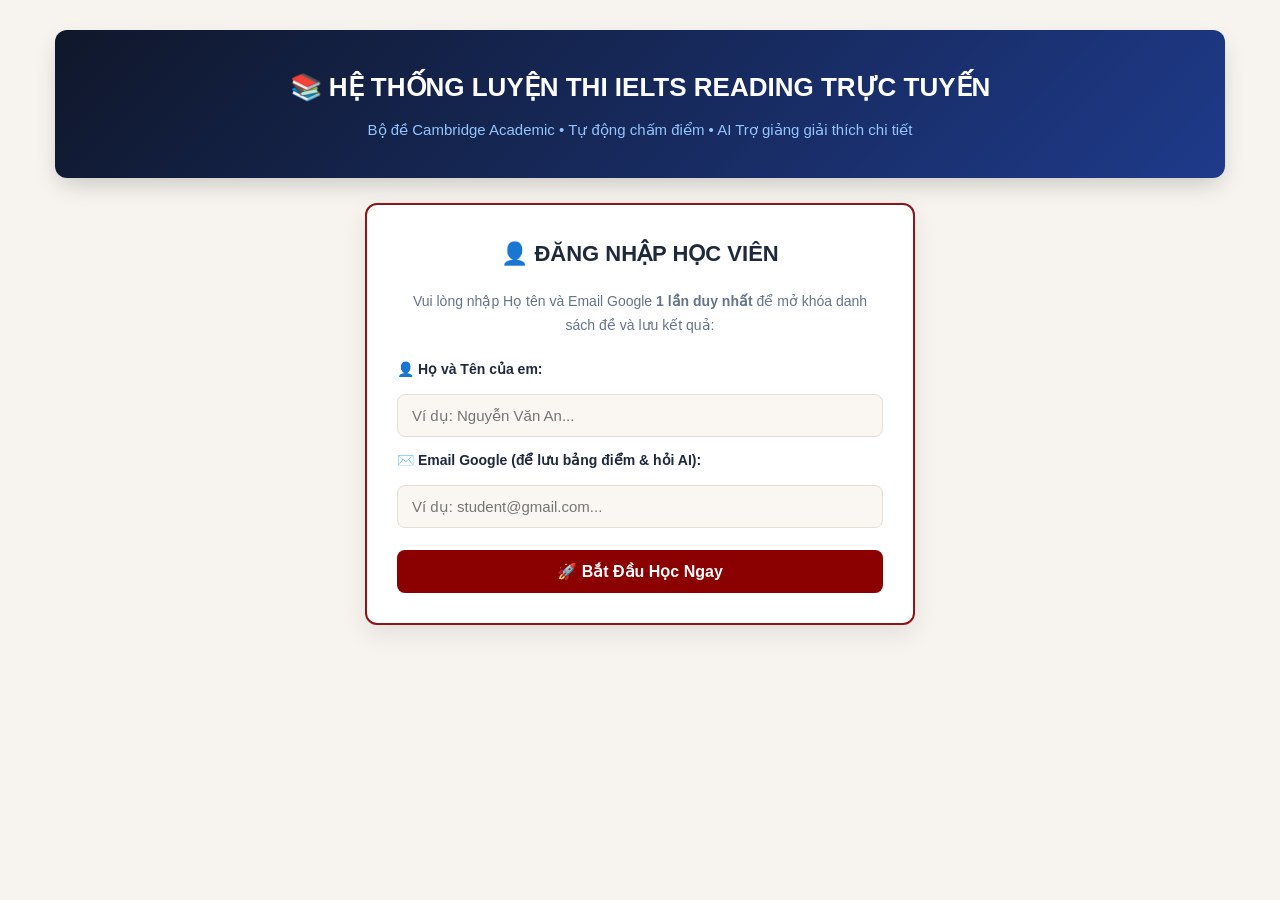
<file: index.html>
<!DOCTYPE html>
<html lang="vi">
<head>
  <meta charset="UTF-8">
  <meta name="viewport" content="width=device-width, initial-scale=1.0">
  <title>Cổng Luyện Thi IELTS Reading - Full Practice Tests</title>
  <link rel="stylesheet" href="ielts-core.css">
  <style>
    .portal-hero {
      background: linear-gradient(135deg, #0f172a 0%, #1e3a8a 100%);
      color: white;
      padding: 35px 20px;
      text-align: center;
      border-radius: 12px;
      margin-bottom: 25px;
      box-shadow: 0 10px 25px -5px rgba(0,0,0,0.2);
    }
    .portal-hero h1 { margin: 0 0 8px 0; font-size: 26px; }
    .portal-hero p { margin: 0; color: #93c5fd; font-size: 15px; }

    /* Khung Đăng nhập (Auth Gate) */
    .auth-gate-card {
      background: var(--bg-card);
      border: 2px solid var(--primary-blue);
      border-radius: 12px;
      padding: 30px;
      max-width: 550px;
      margin: 0 auto 30px auto;
      box-shadow: 0 10px 25px rgba(0,0,0,0.08);
      text-align: center;
    }
    .auth-gate-card h2 {
      margin-top: 0;
      color: var(--text-main);
      font-size: 22px;
      border-bottom: none;
      padding-bottom: 0;
    }
    .auth-gate-card p {
      color: var(--text-muted);
      font-size: 14px;
      margin-bottom: 20px;
    }
    .auth-form-group {
      display: flex;
      flex-direction: column;
      gap: 12px;
      text-align: left;
    }
    .auth-form-group label {
      font-weight: 600;
      font-size: 14px;
      color: var(--text-main);
    }
    .auth-form-group input {
      padding: 12px 14px;
      font-size: 15px;
      border: 1.5px solid var(--border-color);
      border-radius: 8px;
      background: var(--bg-subcard);
      color: var(--text-main);
      outline: none;
    }
    .auth-form-group input:focus {
      border-color: var(--primary-blue);
    }
    .btn-login-gate {
      background: #8b0000;
      color: white;
      border: none;
      padding: 12px;
      font-size: 16px;
      font-weight: 700;
      border-radius: 8px;
      cursor: pointer;
      margin-top: 10px;
      transition: all 0.2s;
    }
    .btn-login-gate:hover {
      filter: brightness(1.1);
      transform: translateY(-1px);
    }

    /* Dashboard thông tin khi ĐÃ ĐĂNG NHẬP */
    .user-dashboard-bar {
      background: var(--bg-card);
      border: 1px solid var(--border-color);
      padding: 16px 20px;
      border-radius: 10px;
      margin-bottom: 25px;
      display: flex;
      justify-content: space-between;
      align-items: center;
      flex-wrap: wrap;
      gap: 12px;
      box-shadow: 0 2px 4px rgba(0,0,0,0.04);
    }
    .user-dashboard-info {
      display: flex;
      align-items: center;
      gap: 12px;
    }
    .user-avatar-circle {
      width: 42px;
      height: 42px;
      background: #e0f2fe;
      color: #0369a1;
      border-radius: 50%;
      display: flex;
      align-items: center;
      justify-content: center;
      font-size: 20px;
      font-weight: bold;
    }
    .btn-logout {
      background: #fee2e2;
      color: #dc2626;
      border: 1px solid #fca5a5;
      padding: 8px 14px;
      border-radius: 6px;
      font-weight: 600;
      font-size: 13.5px;
      cursor: pointer;
      transition: background 0.2s;
    }
    .btn-logout:hover { background: #fecaca; }

    /* Lịch sử làm bài */
    .history-section {
      background: var(--bg-card);
      border: 1.5px solid var(--border-color);
      border-radius: 10px;
      padding: 18px;
      margin-bottom: 30px;
    }
    .score-pill {
      background: #16a34a;
      color: white;
      padding: 3px 10px;
      border-radius: 20px;
      font-weight: 700;
      font-size: 13px;
    }
    .btn-review {
      background: #0284c7;
      color: white;
      text-decoration: none;
      padding: 5px 12px;
      border-radius: 6px;
      font-size: 13px;
      font-weight: 600;
    }
    .btn-review:hover { background: #0369a1; }

    /* Grid danh sách đề thi */
    .test-grid {
      display: grid;
      grid-template-columns: repeat(auto-fit, minmax(320px, 1fr));
      gap: 20px;
      margin-bottom: 40px;
    }
    .test-card {
      background: var(--bg-card);
      border-radius: 10px;
      padding: 20px;
      box-shadow: 0 4px 6px -1px rgba(0,0,0,0.05);
      border: 1px solid var(--border-color);
      transition: transform 0.2s, box-shadow 0.2s;
      display: flex;
      flex-direction: column;
      justify-content: space-between;
    }
    .test-card:hover {
      transform: translateY(-3px);
      box-shadow: 0 10px 15px -3px rgba(0,0,0,0.1);
      border-color: #0284c7;
    }
    .badge {
      display: inline-block;
      padding: 4px 10px;
      background: #e0f2fe;
      color: #0369a1;
      font-size: 12px;
      font-weight: bold;
      border-radius: 20px;
      margin-bottom: 10px;
    }
    .btn-start-test {
      display: block;
      text-align: center;
      background: #0284c7;
      color: white;
      padding: 10px 15px;
      text-decoration: none;
      border-radius: 6px;
      font-weight: 600;
      font-size: 14px;
    }
    .btn-start-test:hover { background: #0369a1; }
  </style>
</head>
<body>

<div style="max-width: 1200px; margin: auto; padding: 15px;">
  <div class="portal-hero">
    <h1>📚 HỆ THỐNG LUYỆN THI IELTS READING TRỰC TUYẾN</h1>
    <p>Bộ đề Cambridge Academic • Tự động chấm điểm • AI Trợ giảng giải thích chi tiết</p>
  </div>

  <!-- 1. MÀN HÌNH KHÓA / ĐĂNG NHẬP -->
  <div class="auth-gate-card" id="authGateBox">
    <h2>👤 ĐĂNG NHẬP HỌC VIÊN</h2>
    <p>Vui lòng nhập Họ tên và Email Google <b>1 lần duy nhất</b> để mở khóa danh sách đề và lưu kết quả:</p>
    
    <div class="auth-form-group">
      <label for="loginNameInput">👤 Họ và Tên của em:</label>
      <input type="text" id="loginNameInput" placeholder="Ví dụ: Nguyễn Văn An...">
      
      <label for="loginEmailInput">✉️ Email Google (để lưu bảng điểm & hỏi AI):</label>
      <input type="email" id="loginEmailInput" placeholder="Ví dụ: student@gmail.com...">
      
      <button type="button" class="btn-login-gate" onclick="handleStudentLogin()">🚀 Bắt Đầu Học Ngay</button>
    </div>
  </div>

  <!-- 2. NỘI DUNG ĐƯỢC MỞ KHÓA -->
  <div id="unlockedContentBox" style="display: none;">
    
    <!-- Thanh thông tin học viên -->
    <div class="user-dashboard-bar">
      <div class="user-dashboard-info">
        <div class="user-avatar-circle" id="userAvatarText">A</div>
        <div>
          <h4 style="margin: 0; font-size: 16px; color: var(--text-main);" id="userNameDisplay">Học viên</h4>
          <p style="margin: 2px 0 0 0; font-size: 13px; color: var(--text-muted);" id="userEmailDisplay">student@gmail.com</p>
        </div>
      </div>
      <button type="button" class="btn-logout" onclick="handleStudentLogout()">🚪 Đổi tài khoản / Đăng xuất</button>
    </div>

    <!-- Khu vực Lịch sử làm bài (Accordion theo Ngày + Thu gọn/Mở rộng) -->
    <div class="history-section">
      <div style="display: flex; justify-content: space-between; align-items: center; flex-wrap: wrap; gap: 10px; border-bottom: 1px solid var(--border-color); padding-bottom: 12px; margin-bottom: 12px;">
        <h3 style="margin: 0; color: var(--primary-blue); font-size: 18px; display: flex; align-items: center; gap: 8px;">
          📜 Lịch sử các lần làm bài của em
          <span id="totalAttemptsBadge" style="font-size: 12px; background: #e0f2fe; color: #0284c7; padding: 2px 8px; border-radius: 12px;">0 bài</span>
        </h3>
        <button type="button" id="btnToggleAllHistory" onclick="toggleGlobalHistoryBox()" style="background: #f1f5f9; color: #475569; border: 1px solid #cbd5e1; padding: 5px 12px; border-radius: 6px; font-size: 13px; font-weight: 600; cursor: pointer;">
          🔼 Thu gọn mục này
        </button>
      </div>

      <div id="historyCollapsibleContainer" style="max-height: 420px; overflow-y: auto; padding-right: 5px;">
        <div id="historyResultsList"></div>
      </div>
    </div>

<!-- Cambridge 21 Listening -->
    <h2 style="margin-bottom: 20px;">Cambridge IELTS 21 - Listening Test 1</h2>
    <div class="test-grid" style="margin-bottom: 40px;">
      
      <!-- Part 1 -->
      <div class="test-card">
        <div>
          <span class="badge" style="background: #fef3c7; color: #b45309;">Listening Part 1 (10 Câu)</span>
          <h3 style="margin: 0 0 10px 0; color: var(--text-main);">Oyster Bay Sailing Club</h3>
          <p style="font-size: 13.5px; color: var(--text-muted);">
            • Dạng bài: Table Completion, Notes Completion.<br>
            • Thời gian nghe: ~7 phút.
          </p>
        </div>
        <a href="cam21-lis-test1-p1.html" class="btn-start-test" style="background: #d97706;">🎧 Làm Bài Listening Part 1</a>
      </div>

      <!-- Part 2 -->
      <div class="test-card">
        <div>
          <span class="badge" style="background: #fef3c7; color: #b45309;">Listening Part 2 (10 Câu)</span>
          <h3 style="margin: 0 0 10px 0; color: var(--text-main);">Becoming a Makeup Artist</h3>
          <p style="font-size: 13.5px; color: var(--text-muted);">
            • Dạng bài: Multiple Choice, Matching.<br>
            • Thời gian nghe: ~7 phút.
          </p>
        </div>
        <a href="cam21-lis-test1-p2.html" class="btn-start-test" style="background: #d97706;">🎧 Làm Bài Listening Part 2</a>
      </div>

      <!-- Part 3 -->
      <div class="test-card">
        <div>
          <span class="badge" style="background: #fef3c7; color: #b45309;">Listening Part 3 (10 Câu)</span>
          <h3 style="margin: 0 0 10px 0; color: var(--text-main);">Marine Biodiversity & Conservation</h3>
          <p style="font-size: 13.5px; color: var(--text-muted);">
            • Dạng bài: Multiple Choice, Matching.<br>
            • Thời gian nghe: ~7 phút.
          </p>
        </div>
        <a href="cam21-lis-test1-p3.html" class="btn-start-test" style="background: #d97706;">🎧 Làm Bài Listening Part 3</a>
      </div>

      <!-- Part 4 -->
      <div class="test-card">
        <div>
          <span class="badge" style="background: #fef3c7; color: #b45309;">Listening Part 4 (10 Câu)</span>
          <h3 style="margin: 0 0 10px 0; color: var(--text-main);">Sources of Rubber</h3>
          <p style="font-size: 13.5px; color: var(--text-muted);">
            • Dạng bài: Notes Completion (One word only).<br>
            • Thời gian nghe: ~7 phút.
          </p>
        </div>
        <a href="cam21-lis-test1-p4.html" class="btn-start-test" style="background: #d97706;">🎧 Làm Bài Listening Part 4</a>
      </div>

    </div>

<!-- ==================== IELTS VOL 7 READING TEST 1 ==================== -->
    <h2 style="margin-bottom: 20px; margin-top: 40px;">IELTS Practice Tests - Vol 7 Reading Test 1</h2>
    <div class="test-grid" style="margin-bottom: 40px;">
      
      <!-- Passage 1 -->
      <div class="test-card">
        <div>
          <span class="badge" style="background: #e0f2fe; color: #0369a1;">Passage 1 (13 Câu)</span>
          <h3 style="margin: 0 0 10px 0; color: var(--text-main);">Carnivorous plant</h3>
          <p style="font-size: 13.5px; color: var(--text-muted);">
            • Dạng bài: Notes Completion, TRUE / FALSE / NOT GIVEN.<br>
            • Thời gian: 15 - 20 phút.
          </p>
        </div>
        <a href="vol7-test1-p1.html" class="btn-start-test">▶️ Làm Bài Passage 1</a>
      </div>

      <!-- Passage 2 -->
      <div class="test-card">
        <div>
          <span class="badge" style="background: #e0f2fe; color: #0369a1;">Passage 2 (13 Câu)</span>
          <h3 style="margin: 0 0 10px 0; color: var(--text-main);">Drawing Lessons from History</h3>
          <p style="font-size: 13.5px; color: var(--text-muted);">
            • Dạng bài: Multiple Choice, YES / NO / NOT GIVEN, Matching sentence endings.<br>
            • Thời gian: 20 phút.
          </p>
        </div>
        <a href="vol7-test1-p2.html" class="btn-start-test">▶️ Làm Bài Passage 2</a>
      </div>

      <!-- Passage 3 -->
      <div class="test-card">
        <div>
          <span class="badge" style="background: #e0f2fe; color: #0369a1;">Passage 3 (14 Câu)</span>
          <h3 style="margin: 0 0 10px 0; color: var(--text-main);">Neanderthal Technology</h3>
          <p style="font-size: 13.5px; color: var(--text-muted);">
            • Dạng bài: Matching Headings, Matching Places, Summary Completion, Multiple Choice.<br>
            • Thời gian: 20 phút.
          </p>
        </div>
        <a href="vol7-test1-p3.html" class="btn-start-test">▶️ Làm Bài Passage 3</a>
      </div>

    </div>
    
    <!-- Cambridge 21 Academic Test 3 -->
    <h2 style="margin-bottom: 20px;">Cambridge IELTS 21 - Academic Test 3</h2>
    <div class="test-grid">
      <div class="test-card">
        <div>
          <span class="badge">Passage 1 (13 Câu)</span>
          <h3 style="margin: 0 0 10px 0; color: var(--text-main);">Saving the saiga</h3>
          <p style="font-size: 13.5px; color: var(--text-muted);">• Dạng bài: Note Completion, TRUE / FALSE / NOT GIVEN.<br>• Thời gian: 15 - 20 phút.</p>
        </div>
        <a href="cam21-test3-p1.html" class="btn-start-test">▶️ Làm Bài Passage 1</a>
      </div>

      <div class="test-card">
        <div>
          <span class="badge">Passage 2 (13 Câu)</span>
          <h3 style="margin: 0 0 10px 0; color: var(--text-main);">The problems of getting around Dar es Salaam</h3>
          <p style="font-size: 13.5px; color: var(--text-muted);">• Dạng bài: TRUE / FALSE / NOT GIVEN, Note Completion.<br>• Thời gian: 20 phút.</p>
        </div>
        <a href="cam21-test3-p2.html" class="btn-start-test">▶️ Làm Bài Passage 2</a>
      </div>

      <div class="test-card">
        <div>
          <span class="badge">Passage 3 (14 Câu)</span>
          <h3 style="margin: 0 0 10px 0; color: var(--text-main);">Rethinking the Past</h3>
          <p style="font-size: 13.5px; color: var(--text-muted);">• Dạng bài: Multiple Choice, Sentence Completion, YES / NO / NOT GIVEN.<br>• Thời gian: 20 phút.</p>
        </div>
        <a href="cam21-test3-p3.html" class="btn-start-test">▶️ Làm Bài Passage 3</a>
      </div>
    </div>

    <!-- Cambridge 21 Academic Test 4 -->
    <h2 style="margin-bottom: 20px;">Cambridge IELTS 21 - Academic Test 4</h2>
    <div class="test-grid">
      <div class="test-card">
        <div>
          <span class="badge">Passage 1 (13 Câu)</span>
          <h3 style="margin: 0 0 10px 0; color: var(--text-main);">The spread of water hyacinth in Kenya</h3>
          <p style="font-size: 13.5px; color: var(--text-muted);">• Dạng bài: TRUE / FALSE / NOT GIVEN, Flow-chart, Notes Completion.<br>• Thời gian: 15 - 20 phút.</p>
        </div>
        <a href="cam21-test4-p1.html" class="btn-start-test">▶️ Làm Bài Passage 1</a>
      </div>

      <div class="test-card">
        <div>
          <span class="badge">Passage 2 (13 Câu)</span>
          <h3 style="margin: 0 0 10px 0; color: var(--text-main);">Multilingualism & India's Schoolchildren</h3>
          <p style="font-size: 13.5px; color: var(--text-muted);">• Dạng bài: Summary Completion, YES / NO / NOT GIVEN, Multiple Choice.<br>• Thời gian: 20 phút.</p>
        </div>
        <a href="cam21-test4-p2.html" class="btn-start-test">▶️ Làm Bài Passage 2</a>
      </div>

      <div class="test-card">
        <div>
          <span class="badge">Passage 3 (14 Câu)</span>
          <h3 style="margin: 0 0 10px 0; color: var(--text-main);">The Globemakers: Story of an Ancient Craft</h3>
          <p style="font-size: 13.5px; color: var(--text-muted);">• Dạng bài: Summary Completion, YES / NO / NOT GIVEN, Multiple Choice.<br>• Thời gian: 20 phút.</p>
        </div>
        <a href="cam21-test4-p3.html" class="btn-start-test">▶️ Làm Bài Passage 3</a>
      </div>
    </div>

  </div>
</div>

<script src="ielts-core.js"></script>
<script>
  const DRIVE_STORAGE_URL = (typeof IELTS_CONFIG !== 'undefined' && IELTS_CONFIG.DRIVE_STORAGE_URL) 
    ? IELTS_CONFIG.DRIVE_STORAGE_URL 
    : "https://script.google.com/macros/s/AKfycbx5HRPHr75RLlcuXvcn1QSTmsLszIhYH6cDrKiGZS4RCoxa0l3NJF4dKWplI1sVKVoCYg/exec";

  function saveUserDirect(name, email) {
    localStorage.setItem('ielts_student_name', name.trim());
    localStorage.setItem('ielts_student_email', email.trim().toLowerCase());
  }

  function getUserDirect() {
    return {
      name: localStorage.getItem('ielts_student_name') || '',
      email: localStorage.getItem('ielts_student_email') || ''
    };
  }

  window.setGlobalUser = saveUserDirect;
  window.getGlobalUser = getUserDirect;
  window.clearGlobalUser = function() {
    localStorage.removeItem('ielts_student_name');
    localStorage.removeItem('ielts_student_email');
  };

  function handleStudentLogin() {
    const nameInput = document.getElementById('loginNameInput');
    const emailInput = document.getElementById('loginEmailInput');
    const name = nameInput ? nameInput.value.trim() : '';
    const email = emailInput ? emailInput.value.trim().toLowerCase() : '';

    if (!email) {
      alert("⚠️ Em vui lòng nhập Email Google để hệ thống lưu kết quả nhé!");
      return;
    }

    saveUserDirect(name || 'Học viên', email);
    showUnlockedView(name || 'Học viên', email);

    const urlParams = new URLSearchParams(window.location.search);
    const returnUrl = urlParams.get('returnUrl');
    if (returnUrl) {
      window.location.href = returnUrl;
      return;
    }

    fetchAndRenderHistory(email);
  }

  function handleStudentLogout() {
    if (confirm("Em có chắc chắn muốn đăng xuất / đổi tài khoản khác không?")) {
      clearGlobalUser();
      document.getElementById('authGateBox').style.display = 'block';
      document.getElementById('unlockedContentBox').style.display = 'none';
      if (document.getElementById('loginEmailInput')) document.getElementById('loginEmailInput').value = '';
    }
  }

  function showUnlockedView(name, email) {
    const gateBox = document.getElementById('authGateBox');
    const contentBox = document.getElementById('unlockedContentBox');
    if (gateBox) gateBox.style.display = 'none';
    if (contentBox) contentBox.style.display = 'block';

    const nameEl = document.getElementById('userNameDisplay');
    const emailEl = document.getElementById('userEmailDisplay');
    const avatarEl = document.getElementById('userAvatarText');

    if (nameEl) nameEl.innerText = name;
    if (emailEl) emailEl.innerText = email;
    if (avatarEl) avatarEl.innerText = (name ? name.charAt(0) : 'U').toUpperCase();
  }

  function toggleGlobalHistoryBox() {
    const box = document.getElementById('historyCollapsibleContainer');
    const btn = document.getElementById('btnToggleAllHistory');
    if (!box || !btn) return;

    if (box.style.display === 'none') {
      box.style.display = 'block';
      btn.innerText = '🔼 Thu gọn mục này';
    } else {
      box.style.display = 'none';
      btn.innerText = '🔽 Mở rộng mục này';
    }
  }

  function toggleDateGroup(dateKey) {
    const content = document.getElementById('group_content_' + dateKey);
    const icon = document.getElementById('group_icon_' + dateKey);
    if (!content) return;

    if (content.style.display === 'none') {
      content.style.display = 'block';
      if (icon) icon.innerText = '▾';
    } else {
      content.style.display = 'none';
      if (icon) icon.innerText = '▸';
    }
  }

  async function fetchAndRenderHistory(email) {
    const resultsBox = document.getElementById('historyResultsList');
    if (!resultsBox) return;

    resultsBox.innerHTML = `
      <div style="padding: 14px; text-align: center; color: var(--text-muted); font-size: 14px;">
        ⏳ Đang đồng bộ lịch sử bài làm từ Google Drive...
      </div>
    `;

    try {
      const res = await fetch(DRIVE_STORAGE_URL, {
        method: "POST",
        headers: { "Content-Type": "text/plain;charset=utf-8" },
        body: JSON.stringify({ action: "get_history", email: email })
      });
      const data = await res.json();
      const attempts = (data && data.attempts) ? data.attempts : [];

      const badgeEl = document.getElementById('totalAttemptsBadge');
      if (badgeEl) badgeEl.innerText = `${attempts.length} bài`;

      if (attempts.length === 0) {
        resultsBox.innerHTML = `
          <div style="background: var(--bg-subcard); padding: 14px; border-radius: 8px; text-align: center; color: var(--text-muted); font-size: 14px;">
            ℹ️ Em chưa có bài làm nào trên hệ thống. Hãy chọn đề bên dưới để luyện tập nhé!
          </div>
        `;
        return;
      }

      const groups = {};
      attempts.forEach(att => {
        let datePart = "Khác";
        if (att.timestamp) {
          const match = att.timestamp.match(/(\d{2}\/\d{2}\/\d{4})/);
          if (match) datePart = match[1];
        }
        if (!groups[datePart]) groups[datePart] = [];
        groups[datePart].push(att);
      });

      let html = '';
      let isFirstDate = true;

      for (const date in groups) {
        const dateKey = date.replace(/\//g, '_');
        const items = groups[date];
        const displayStyle = isFirstDate ? 'block' : 'none';
        const arrowIcon = isFirstDate ? '▾' : '▸';

        html += `
          <div style="margin-bottom: 12px; border: 1px solid var(--border-color); border-radius: 8px; overflow: hidden; background: var(--bg-subcard);">
            <div onclick="toggleDateGroup('${dateKey}')" style="padding: 10px 14px; background: #f8fafc; cursor: pointer; display: flex; justify-content: space-between; align-items: center; user-select: none;">
              <span style="font-weight: 700; font-size: 14px; color: var(--text-main);">
                <span id="group_icon_${dateKey}" style="margin-right: 6px; color: #0284c7;">${arrowIcon}</span> 📅 Ngày ${date}
              </span>
              <span style="font-size: 12.5px; background: #e2e8f0; color: #334155; padding: 2px 8px; border-radius: 10px; font-weight: 600;">
                ${items.length} bài
              </span>
            </div>

            <div id="group_content_${dateKey}" style="display: ${displayStyle}; padding: 8px 12px;">
        `;

        items.forEach(attempt => {
          html += `
            <div class="history-card" style="background: var(--bg-card); border: 1px solid var(--border-color); padding: 10px 14px; border-radius: 6px; display: flex; justify-content: space-between; align-items: center; flex-wrap: wrap; gap: 8px; margin: 6px 0;">
              <div>
                <h4 style="margin: 0 0 3px 0; font-size: 14px; color: var(--text-main);">📖 ${attempt.testTitle}</h4>
                <p style="margin: 0; font-size: 12.5px; color: var(--text-muted);">
                  ⏱️ Nộp lúc: <b>${attempt.timestamp}</b> • Thời gian: <b>${attempt.timeSpent || 'N/A'}</b>
                </p>
              </div>
              <div style="display: flex; align-items: center; gap: 10px;">
                <span class="score-pill">Điểm: ${attempt.score}</span>
                <a href="${attempt.pageUrl}?attemptId=${attempt.id}&email=${encodeURIComponent(email)}" class="btn-review">
                  👁️ Xem lại bài
                </a>
              </div>
            </div>
          `;
        });

        html += `
            </div>
          </div>
        `;
        isFirstDate = false;
      }

      resultsBox.innerHTML = html;

    } catch (err) {
      resultsBox.innerHTML = `
        <div style="padding: 12px; text-align: center; color: var(--text-muted); font-size: 13.5px;">
          ℹ️ Tạm thời chưa đồng bộ được lịch sử. Em vẫn có thể làm các đề bên dưới bình thường nhé!
        </div>
      `;
    }
  }

  function checkPortalAuthStatus() {
    const user = getUserDirect();
    if (user && user.email) {
      showUnlockedView(user.name || 'Học viên', user.email);
      fetchAndRenderHistory(user.email);
    } else {
      const gateBox = document.getElementById('authGateBox');
      const contentBox = document.getElementById('unlockedContentBox');
      if (gateBox) gateBox.style.display = 'block';
      if (contentBox) contentBox.style.display = 'none';
    }
  }

  document.addEventListener('DOMContentLoaded', checkPortalAuthStatus);
</script>
</body>
</html>
</file>
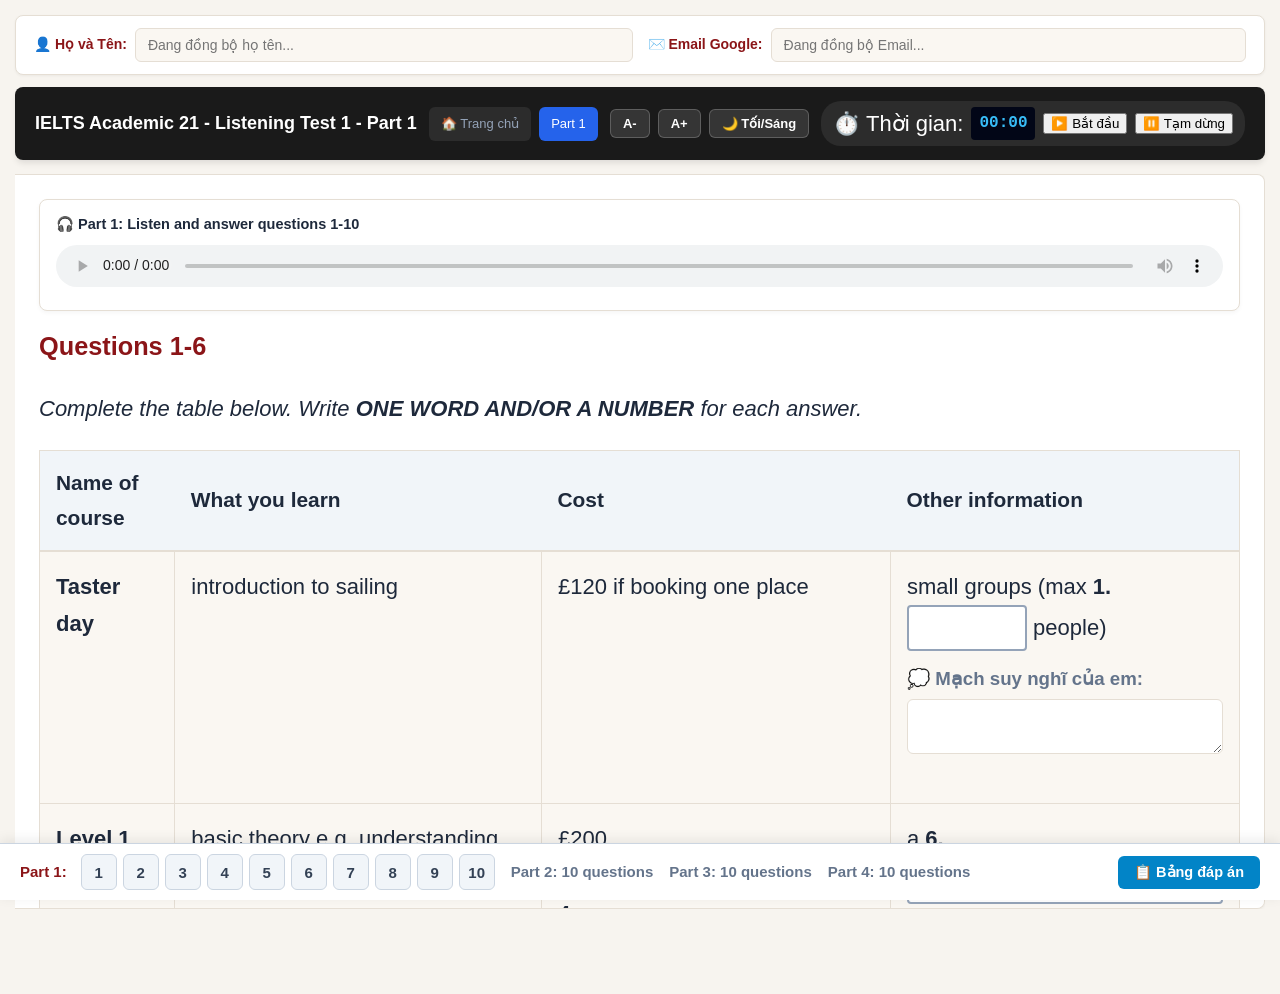
<file: cam21-lis-test1-p1.html>
<!DOCTYPE html>
<html lang="vi">
<head>
  <meta charset="UTF-8">
  <title>IELTS 21 Listening Test 1 - Part 1: Oyster Bay Sailing Club</title>
  <link rel="stylesheet" href="ielts-core.css">
</head>
<body>

<div class="user-info-box">
  <div class="user-info-field">
    <label for="studentNameInput">👤 Họ và Tên:</label>
    <input type="text" id="studentNameInput" placeholder="Đang đồng bộ họ tên...">
  </div>
  <div class="user-info-field">
    <label for="studentEmailInput">✉️ Email Google:</label>
    <input type="email" id="studentEmailInput" placeholder="Đang đồng bộ Email...">
  </div>
</div>

<div class="header-bar">
  <h1>IELTS Academic 21 - Listening Test 1 - Part 1</h1>
  
  <div class="header-nav">
    <a href="index.html" class="nav-link">🏠 Trang chủ</a>
    <a href="cam21-lis-test1-p1.html" class="nav-link active">Part 1</a>
  </div>

  <div class="header-controls">
    <button class="btn-header" onclick="changeFontSize(-1)" title="Giảm cỡ chữ">A-</button>
    <button class="btn-header" onclick="changeFontSize(1)" title="Tăng cỡ chữ">A+</button>
    <button class="btn-header" id="btnThemeToggle" onclick="toggleTheme()" title="Đổi chế độ Sáng / Tối">🌙 Tối/Sáng</button>
  </div>

  <div class="timer-container">
    <span>⏱️ Thời gian:</span>
    <span class="timer-display" id="timerDisplay">00:00</span>
    <button class="btn-timer" onclick="startTimer()">▶️ Bắt đầu</button>
    <button class="btn-timer" onclick="pauseTimer()">⏸️ Tạm dừng</button>
  </div>

  <div class="score-badge" id="scoreBadge">Điểm số: <span id="scoreText">0/10</span></div>
</div>

<div class="container" id="mainContainer">
  
  <!-- CỘT TRÁI: TRANSCRIPT (KHỚP 100% THEO FILE JSON WHISPER AI) -->
  <div class="passage-box" id="passageBox">
    <h2 style="margin-top:0; border-bottom:2px solid var(--primary-blue); padding-bottom:6px;">LISTENING TRANSCRIPT - PART 1</h2>
    <p style="font-size: 0.8em; color: var(--text-muted); font-style: italic; margin-bottom: 16px;">
      💡 <b>Audio-Track Sync:</b> Audio phát đến đâu, lời thoại sẽ tự động sáng đèn và trượt theo đến đó. Bạn có thể bấm vào bất kỳ câu nào để nghe lại đúng câu đó!
    </p>

    <div class="transcript-line" data-start="117.85" data-end="121.01">
      <span class="time-stamp-tag">01:57</span><b>WOMAN:</b> Hello, Oyster Bay Sailing Club. How can I help you?
    </div>
    
    <div class="transcript-line" data-start="121.87" data-end="126.13">
      <span class="time-stamp-tag">02:01</span><b>MAN:</b> Oh, hi. I'd like to find out about sailing courses for beginners.
    </div>

    <div class="transcript-line" data-start="126.75" data-end="128.75">
      <span class="time-stamp-tag">02:06</span><b>WOMAN:</b> No problem. Is it for yourself?
    </div>

    <div class="transcript-line" data-start="129.31" data-end="133.94">
      <span class="time-stamp-tag">02:09</span><b>MAN:</b> Yes. I had a look online, but I'm not sure which course would be best.
    </div>

    <div class="transcript-line" data-start="134.48" data-end="138.70">
      <span class="time-stamp-tag">02:14</span><b>WOMAN:</b> OK. Well, you might be interested in our Taster Days?
    </div>

    <div class="transcript-line" data-start="139.39" data-end="139.89">
      <span class="time-stamp-tag">02:19</span><b>MAN:</b> Possibly.
    </div>

    <div class="transcript-line" data-start="140.45" data-end="150.00">
      <span class="time-stamp-tag">02:20</span><b>WOMAN:</b> So these are for people who've never sailed before. It's basically an introduction to sailing to find out whether you enjoy it and want to carry on with it.
    </div>

    <div class="transcript-line" data-start="150.84" data-end="151.90">
      <span class="time-stamp-tag">02:30</span><b>MAN:</b> And how much is that?
    </div>

    <div class="transcript-line" data-start="152.54" data-end="159.35">
      <span class="time-stamp-tag">02:32</span><b>WOMAN:</b> It's £120 for the day, but it's reduced to £110 each if there are two of you.
    </div>

    <div class="transcript-line" data-start="160.15" data-end="161.37">
      <span class="time-stamp-tag">02:40</span><b>MAN:</b> No, it would just be me.
    </div>

    <!-- CÂU 1 -->
    <div class="transcript-line" data-start="161.90" data-end="168.31">
      <span class="time-stamp-tag">02:41</span><b>WOMAN:</b> Oh, that's fine. <span class="hl" id="hl-q1" data-q="[Q1]">You'd be in a small group, usually about eight people, but no more than <span class="kw">ten</span></span>.
    </div>

    <div class="transcript-line" data-start="168.93" data-end="171.77">
      <span class="time-stamp-tag">02:48</span><b>WOMAN:</b> And everyone's always very friendly.
    </div>

    <div class="transcript-line" data-start="171.85" data-end="175.20">
      <span class="time-stamp-tag">02:51</span><b>MAN:</b> Uh-huh. And are there any other suitable courses?
    </div>

    <div class="transcript-line" data-start="176.28" data-end="184.32">
      <span class="time-stamp-tag">02:56</span><b>WOMAN:</b> The other option is the Level 1 course. These are two-day weekend courses and we run those all year round.
    </div>

    <div class="transcript-line" data-start="185.20" data-end="187.99">
      <span class="time-stamp-tag">03:05</span><b>MAN:</b> Okay. And what do you learn on that course?
    </div>

    <!-- CÂU 2 -->
    <div class="transcript-line" data-start="188.83" data-end="203.06">
      <span class="time-stamp-tag">03:08</span><b>WOMAN:</b> This is a mix of theory and practical skills. <span class="hl" id="hl-q2" data-q="[Q2]">So you learn about things like the <span class="kw">weather</span>, which is obviously really important, and also the tides</span>, as well as learning basic sailing skills.
    </div>

    <!-- CÂU 3 -->
    <div class="transcript-line" data-start="203.97" data-end="218.78">
      <span class="time-stamp-tag">03:23</span><b>WOMAN:</b> <span class="hl" id="hl-q3" data-q="[Q3]">You go out into the harbour in special training dinghies for beginners, two people in each dinghy and an instructor. He or she will make sure you understand everything you need to know about <span class="kw">safety</span></span>.
    </div>

    <div class="transcript-line" data-start="219.44" data-end="220.69">
      <span class="time-stamp-tag">03:39</span><b>MAN:</b> It sounds like hard work.
    </div>

    <div class="transcript-line" data-start="221.13" data-end="223.75">
      <span class="time-stamp-tag">03:41</span><b>WOMAN:</b> Yes, but you'll have a lot of fun, too.
    </div>

    <!-- CÂU 4 -->
    <div class="transcript-line" data-start="224.71" data-end="234.20">
      <span class="time-stamp-tag">03:44</span><b>MAN:</b> And the cost of that one is...? <b>WOMAN:</b> <span class="hl" id="hl-q4" data-q="[Q4]">£200, but it's a bit cheaper if you decide to join the club. There's a <span class="kw">discount</span> for members</span>.
    </div>

    <div class="transcript-line" data-start="235.02" data-end="236.68">
      <span class="time-stamp-tag">03:55</span><b>MAN:</b> Well, I'm not sure about that yet.
    </div>

    <div class="transcript-line" data-start="237.32" data-end="239.43">
      <span class="time-stamp-tag">03:57</span><b>WOMAN:</b> You've got plenty of time to decide.
    </div>

    <div class="transcript-line" data-start="240.37" data-end="242.39">
      <span class="time-stamp-tag">04:00</span><b>MAN:</b> And does the cost include everything?
    </div>

    <!-- CÂU 5 -->
    <div class="transcript-line" data-start="242.85" data-end="259.54">
      <span class="time-stamp-tag">04:02</span><b>WOMAN:</b> <span class="hl" id="hl-q5" data-q="[Q5]">Yes, everything's included. And you also get a really good <span class="kw">dictionary</span> explaining all the sailing terminology</span>. A lot of people struggle with this at first. It's got lots of pictures, so I'm sure you'd find it really helpful.
    </div>

    <!-- CÂU 6 -->
    <div class="transcript-line" data-start="260.26" data-end="267.12">
      <span class="time-stamp-tag">04:20</span><b>WOMAN:</b> <span class="hl" id="hl-q6" data-q="[Q6]">And on completion of the course, you get a <span class="kw">certificate</span></span>. Then you're ready to move on to the Level 2 course.
    </div>

    <div class="transcript-line" data-start="267.75" data-end="268.25">
      <span class="time-stamp-tag">04:27</span><b>MAN:</b> Sounds good.
    </div>

    <!-- Đoạn nghỉ giữa Part 1 -->
    <div class="transcript-line" data-start="271.70" data-end="304.83" style="font-style: italic; opacity: 0.75; background: var(--bg-subcard);">
      <span class="time-stamp-tag">04:31</span>[Nghỉ giữa bài để thí sinh đọc câu hỏi 7 - 10]
    </div>

    <div class="transcript-line" data-start="308.51" data-end="313.86">
      <span class="time-stamp-tag">05:08</span><b>WOMAN:</b> I think that's all the info you need for now. Just a couple of general things.
    </div>

    <div class="transcript-line" data-start="314.56" data-end="318.69">
      <span class="time-stamp-tag">05:14</span><b>WOMAN:</b> For example, it's really important that you know how to swim.
    </div>

    <div class="transcript-line" data-start="319.44" data-end="322.16">
      <span class="time-stamp-tag">05:19</span><b>MAN:</b> Yes, I'm pretty confident in the water. <b>WOMAN:</b> Great.
    </div>

    <!-- CÂU 7 -->
    <div class="transcript-line" data-start="322.82" data-end="334.54">
      <span class="time-stamp-tag">05:22</span><b>WOMAN:</b> <span class="hl" id="hl-q7" data-q="[Q7]">The other thing I should tell you is that we provide wetsuits and life jackets, but you need to bring swimming trunks and some old trainers. MAN: And a <span class="kw">towel</span>? WOMAN: Yes, definitely</span>.
    </div>

    <div class="transcript-line" data-start="335.24" data-end="340.16">
      <span class="time-stamp-tag">05:35</span><b>WOMAN:</b> And you might want to bring your own toiletries, things like shampoo. <b>MAN:</b> Okay.
    </div>

    <!-- CÂU 8 -->
    <div class="transcript-line" data-start="341.10" data-end="350.27">
      <span class="time-stamp-tag">05:41</span><b>MAN:</b> <span class="hl" id="hl-q8" data-q="[Q8]">What about food and drink? Do I need to bring that or is there a <span class="kw">café</span> at the club? WOMAN: Yes, you can get sandwiches, cakes and snacks there</span>.
    </div>

    <div class="transcript-line" data-start="350.83" data-end="353.49">
      <span class="time-stamp-tag">05:50</span><b>WOMAN:</b> The food's pretty reasonable. <b>MAN:</b> Okay, good.
    </div>

    <div class="transcript-line" data-start="354.29" data-end="364.22">
      <span class="time-stamp-tag">05:54</span><b>MAN:</b> Well, I think I'm interested in the Level 1 course, but I know absolutely nothing about sailing, so is there anything I can do to prepare myself a bit?
    </div>

    <!-- CÂU 9 -->
    <div class="transcript-line" data-start="364.78" data-end="374.65">
      <span class="time-stamp-tag">06:04</span><b>WOMAN:</b> <span class="hl" id="hl-q9" data-q="[Q9]">I recommend you watch some <span class="kw">videos</span> we use for training. They're available online</span>. I can send you the link. They'll give you an idea of what to expect.
    </div>

    <div class="transcript-line" data-start="375.23" data-end="377.27">
      <span class="time-stamp-tag">06:15</span><b>MAN:</b> Perfect. Thanks. That would be very helpful.
    </div>

    <!-- CÂU 10 -->
    <div class="transcript-line" data-start="378.27" data-end="390.80">
      <span class="time-stamp-tag">06:18</span><b>MAN:</b> <span class="hl" id="hl-q10" data-q="[Q10]">Oh, and just one other thing. I'll be cycling to the club and will need somewhere to put valuables. I'm just wondering if there are <span class="kw">lockers</span> for people to use? WOMAN: Yes, there are plenty in the changing rooms</span>.
    </div>

    <div class="transcript-line" data-start="391.46" data-end="399.88">
      <span class="time-stamp-tag">06:31</span><b>MAN:</b> Great. OK. Well, could you put me on to the...
    </div>
  </div>

  <!-- THANH KÉO RESIZER CHIA CỘT (◄►) -->
  <div class="resizer" id="dragResizer">
    <div class="resizer-icon">◄►</div>
  </div>

  <!-- CỘT PHẢI: AUDIO & BẢNG CÂU HỎI -->
  <div class="question-box" id="questionBox">
    
    <!-- Audio Player -->
    <div class="audio-player-container">
      <div class="audio-player-header">
        🎧 <b>Part 1:</b> Listen and answer questions 1-10
      </div>
      <audio id="mainAudioElement" class="audio-player-element" controls preload="metadata">
        <source src="https://archive.org/download/cambridge-ielts-test-1/Cambridge%20IELTS%20Test%201.mp3" type="audio/mpeg">
        Trình duyệt của bạn không hỗ trợ phát âm thanh.
      </audio>
    </div>

    <!-- KHỐI BẢNG CÂU HỎI 1-6 -->
    <h3 style="color: var(--primary-blue); font-size: 1.15em; margin-top: 5px;">Questions 1-6</h3>
    <p><i>Complete the table below. Write <b>ONE WORD AND/OR A NUMBER</b> for each answer.</i></p>

    <table class="table-question">
      <thead>
        <tr>
          <th style="width: 18%;">Name of course</th>
          <th style="width: 34%;">What you learn</th>
          <th style="width: 24%;">Cost</th>
          <th style="width: 24%;">Other information</th>
        </tr>
      </thead>
      <tbody>
        <tr>
          <td><b>Taster day</b></td>
          <td>introduction to sailing</td>
          <td>£120 if booking one place</td>
          <td>
            <div class="question" id="q1" style="background: transparent; padding: 0; border: none;">
              small groups (max <b>1.</b> <input type="text" id="q1_input" class="fill-input" style="width: 90px;"> people)
              <div class="thought-box"><label>💭 Mạch suy nghĩ của em:</label><textarea id="q1_thought"></textarea></div>
              <div class="result"></div>
              <div class="explanation">
                <div class="exp-step">• <b>Đáp án đúng:</b> <span class="kw-exp">10</span> hoặc <span class="kw-exp">ten</span></div>
                <div class="exp-step">• <b>Dấu hiệu:</b> "usually about eight people, but no more than ten" (no more than = max).</div>
                <button class="btn-locate" onclick="highlightText('hl-q1')">📍 Xem vị trí transcript</button>
                <div class="ai-assistant-box">
                  <label>🤖 Hỏi Trợ giảng AI về câu này:</label>
                  <div class="ai-input-group"><input type="text" id="ai_ask_q1"><button class="ai-btn" onclick="askGeminiAI('q1')">Gửi AI</button></div>
                  <div class="ai-response" id="ai_response_q1"></div>
                </div>
              </div>
            </div>
          </td>
        </tr>

        <tr>
          <td rowspan="2"><b>Level 1</b></td>
          <td>
            basic theory e.g. understanding the 
            <div class="question" id="q2" style="background: transparent; padding: 0; margin: 8px 0; border: none;">
              <b>2.</b> <input type="text" id="q2_input" class="fill-input"> and tides
              <div class="thought-box"><label>💭 Mạch suy nghĩ của em:</label><textarea id="q2_thought"></textarea></div>
              <div class="result"></div>
              <div class="explanation">
                <div class="exp-step">• <b>Đáp án đúng:</b> <span class="kw-exp">weather</span></div>
                <div class="exp-step">• <b>Dấu hiệu:</b> "learn about things like the weather... and also the tides".</div>
                <button class="btn-locate" onclick="highlightText('hl-q2')">📍 Xem vị trí transcript</button>
                <div class="ai-assistant-box">
                  <label>🤖 Hỏi Trợ giảng AI về câu này:</label>
                  <div class="ai-input-group"><input type="text" id="ai_ask_q2"><button class="ai-btn" onclick="askGeminiAI('q2')">Gửi AI</button></div>
                  <div class="ai-response" id="ai_response_q2"></div>
                </div>
              </div>
            </div>
            <br>
            basic sailing skills including 
            <div class="question" id="q3" style="background: transparent; padding: 0; margin: 8px 0; border: none;">
              <b>3.</b> <input type="text" id="q3_input" class="fill-input"> information
              <div class="thought-box"><label>💭 Mạch suy nghĩ của em:</label><textarea id="q3_thought"></textarea></div>
              <div class="result"></div>
              <div class="explanation">
                <div class="exp-step">• <b>Đáp án đúng:</b> <span class="kw-exp">safety</span></div>
                <div class="exp-step">• <b>Dấu hiệu:</b> "make sure you understand everything you need to know about safety".</div>
                <button class="btn-locate" onclick="highlightText('hl-q3')">📍 Xem vị trí transcript</button>
                <div class="ai-assistant-box">
                  <label>🤖 Hỏi Trợ giảng AI về câu này:</label>
                  <div class="ai-input-group"><input type="text" id="ai_ask_q3"><button class="ai-btn" onclick="askGeminiAI('q3')">Gửi AI</button></div>
                  <div class="ai-response" id="ai_response_q3"></div>
                </div>
              </div>
            </div>
          </td>
          <td>
            £200<br><br>
            <div class="question" id="q4" style="background: transparent; padding: 0; border: none;">
              <b>4.</b> <input type="text" id="q4_input" class="fill-input"> available for club members
              <div class="thought-box"><label>💭 Mạch suy nghĩ của em:</label><textarea id="q4_thought"></textarea></div>
              <div class="result"></div>
              <div class="explanation">
                <div class="exp-step">• <b>Đáp án đúng:</b> <span class="kw-exp">discount</span></div>
                <div class="exp-step">• <b>Dấu hiệu:</b> "There's a discount for members".</div>
                <button class="btn-locate" onclick="highlightText('hl-q4')">📍 Xem vị trí transcript</button>
                <div class="ai-assistant-box">
                  <label>🤖 Hỏi Trợ giảng AI về câu này:</label>
                  <div class="ai-input-group"><input type="text" id="ai_ask_q4"><button class="ai-btn" onclick="askGeminiAI('q4')">Gửi AI</button></div>
                  <div class="ai-response" id="ai_response_q4"></div>
                </div>
              </div>
            </div>
            <br>
            all inclusive (plus a useful 
            <div class="question" id="q5" style="background: transparent; padding: 0; border: none;">
              <b>5.</b> <input type="text" id="q5_input" class="fill-input"> )
              <div class="thought-box"><label>💭 Mạch suy nghĩ của em:</label><textarea id="q5_thought"></textarea></div>
              <div class="result"></div>
              <div class="explanation">
                <div class="exp-step">• <b>Đáp án đúng:</b> <span class="kw-exp">dictionary</span></div>
                <div class="exp-step">• <b>Dấu hiệu:</b> "get a really good dictionary explaining all the sailing terminology".</div>
                <button class="btn-locate" onclick="highlightText('hl-q5')">📍 Xem vị trí transcript</button>
                <div class="ai-assistant-box">
                  <label>🤖 Hỏi Trợ giảng AI về câu này:</label>
                  <div class="ai-input-group"><input type="text" id="ai_ask_q5"><button class="ai-btn" onclick="askGeminiAI('q5')">Gửi AI</button></div>
                  <div class="ai-response" id="ai_response_q5"></div>
                </div>
              </div>
            </div>
          </td>
          <td>
            <div class="question" id="q6" style="background: transparent; padding: 0; border: none;">
              a <b>6.</b> <input type="text" id="q6_input" class="fill-input"> at the end of the course for all participants
              <div class="thought-box"><label>💭 Mạch suy nghĩ của em:</label><textarea id="q6_thought"></textarea></div>
              <div class="result"></div>
              <div class="explanation">
                <div class="exp-step">• <b>Đáp án đúng:</b> <span class="kw-exp">certificate</span></div>
                <div class="exp-step">• <b>Dấu hiệu:</b> "on completion of the course you get a certificate".</div>
                <button class="btn-locate" onclick="highlightText('hl-q6')">📍 Xem vị trí transcript</button>
                <div class="ai-assistant-box">
                  <label>🤖 Hỏi Trợ giảng AI về câu này:</label>
                  <div class="ai-input-group"><input type="text" id="ai_ask_q6"><button class="ai-btn" onclick="askGeminiAI('q6')">Gửi AI</button></div>
                  <div class="ai-response" id="ai_response_q6"></div>
                </div>
              </div>
            </div>
          </td>
        </tr>
      </tbody>
    </table>

    <!-- KHỐI CÂU HỎI 7-10 -->
    <h3 style="color: var(--primary-blue); font-size: 1.15em; margin-top: 35px;">Questions 7-10</h3>
    <p><i>Complete the notes below. Write <b>ONE WORD ONLY</b> for each answer.</i></p>

    <div style="background: var(--bg-subcard); border: 1px solid var(--border-color); padding: 20px; border-radius: 8px;">
      <h4 style="margin-top: 0; font-size: 1.05em;">General information</h4>
      <ul style="line-height: 2.3; padding-left: 24px;">
        <li>Participants must be able to swim.</li>
        
        <li class="question" id="q7" style="background: transparent; padding: 0; border: none;">
          Bring suitable clothing, a <b>7.</b> <input type="text" id="q7_input" class="fill-input"> and toiletries (e.g. shampoo).
          <div class="thought-box"><label>💭 Mạch suy nghĩ của em:</label><textarea id="q7_thought"></textarea></div>
          <div class="result"></div>
          <div class="explanation">
            <div class="exp-step">• <b>Đáp án đúng:</b> <span class="kw-exp">towel</span></div>
            <div class="exp-step">• <b>Dấu hiệu:</b> MAN: "And a towel?" - WOMAN: "Yes, definitely".</div>
            <button class="btn-locate" onclick="highlightText('hl-q7')">📍 Xem vị trí transcript</button>
            <div class="ai-assistant-box">
              <label>🤖 Hỏi Trợ giảng AI về câu này:</label>
              <div class="ai-input-group"><input type="text" id="ai_ask_q7"><button class="ai-btn" onclick="askGeminiAI('q7')">Gửi AI</button></div>
              <div class="ai-response" id="ai_response_q7"></div>
            </div>
          </div>
        </li>

        <li class="question" id="q8" style="background: transparent; padding: 0; border: none;">
          There is a <b>8.</b> <input type="text" id="q8_input" class="fill-input"> at the club.
          <div class="thought-box"><label>💭 Mạch suy nghĩ của em:</label><textarea id="q8_thought"></textarea></div>
          <div class="result"></div>
          <div class="explanation">
            <div class="exp-step">• <b>Đáp án đúng:</b> <span class="kw-exp">café</span> hoặc <span class="kw-exp">cafe</span></div>
            <div class="exp-step">• <b>Dấu hiệu:</b> "is there a café at the club? WOMAN: Yes...".</div>
            <button class="btn-locate" onclick="highlightText('hl-q8')">📍 Xem vị trí transcript</button>
            <div class="ai-assistant-box">
              <label>🤖 Hỏi Trợ giảng AI về câu này:</label>
              <div class="ai-input-group"><input type="text" id="ai_ask_q8"><button class="ai-btn" onclick="askGeminiAI('q8')">Gửi AI</button></div>
              <div class="ai-response" id="ai_response_q8"></div>
            </div>
          </div>
        </li>

        <li class="question" id="q9" style="background: transparent; padding: 0; border: none;">
          Online training <b>9.</b> <input type="text" id="q9_input" class="fill-input"> are recommended.
          <div class="thought-box"><label>💭 Mạch suy nghĩ của em:</label><textarea id="q9_thought"></textarea></div>
          <div class="result"></div>
          <div class="explanation">
            <div class="exp-step">• <b>Đáp án đúng:</b> <span class="kw-exp">videos</span></div>
            <div class="exp-step">• <b>Dấu hiệu:</b> "I recommend you watch some videos we use for training... available online".</div>
            <button class="btn-locate" onclick="highlightText('hl-q9')">📍 Xem vị trí transcript</button>
            <div class="ai-assistant-box">
              <label>🤖 Hỏi Trợ giảng AI về câu này:</label>
              <div class="ai-input-group"><input type="text" id="ai_ask_q9"><button class="ai-btn" onclick="askGeminiAI('q9')">Gửi AI</button></div>
              <div class="ai-response" id="ai_response_q9"></div>
            </div>
          </div>
        </li>

        <li class="question" id="q10" style="background: transparent; padding: 0; border: none;">
          <b>10.</b> <input type="text" id="q10_input" class="fill-input"> are available for course participants.
          <div class="thought-box"><label>💭 Mạch suy nghĩ của em:</label><textarea id="q10_thought"></textarea></div>
          <div class="result"></div>
          <div class="explanation">
            <div class="exp-step">• <b>Đáp án đúng:</b> <span class="kw-exp">lockers</span></div>
            <div class="exp-step">• <b>Dấu hiệu:</b> "wondering if there are lockers for people to use? WOMAN: Yes, there are plenty in the changing rooms".</div>
            <button class="btn-locate" onclick="highlightText('hl-q10')">📍 Xem vị trí transcript</button>
            <div class="ai-assistant-box">
              <label>🤖 Hỏi Trợ giảng AI về câu này:</label>
              <div class="ai-input-group"><input type="text" id="ai_ask_q10"><button class="ai-btn" onclick="askGeminiAI('q10')">Gửi AI</button></div>
              <div class="ai-response" id="ai_response_q10"></div>
            </div>
          </div>
        </li>
      </ul>
    </div>

    <button class="btn-submit" onclick="checkAnswers()">CHẤM BÀI VÀ NỘP KẾT QUẢ</button>
  </div>
</div>

<script>
  window.TEST_DATA = {
    title: "Cam 21 Listening Test 1 - Part 1",
    answers: {
      q1: ["10", "ten"],
      q2: "weather",
      q3: "safety",
      q4: "discount",
      q5: "dictionary",
      q6: "certificate",
      q7: "towel",
      q8: ["café", "cafe"],
      q9: "videos",
      q10: ["lockers", "Lockers"]
    }
  };
</script>
<script src="ielts-core.js"></script>
</body>
</html>
</file>
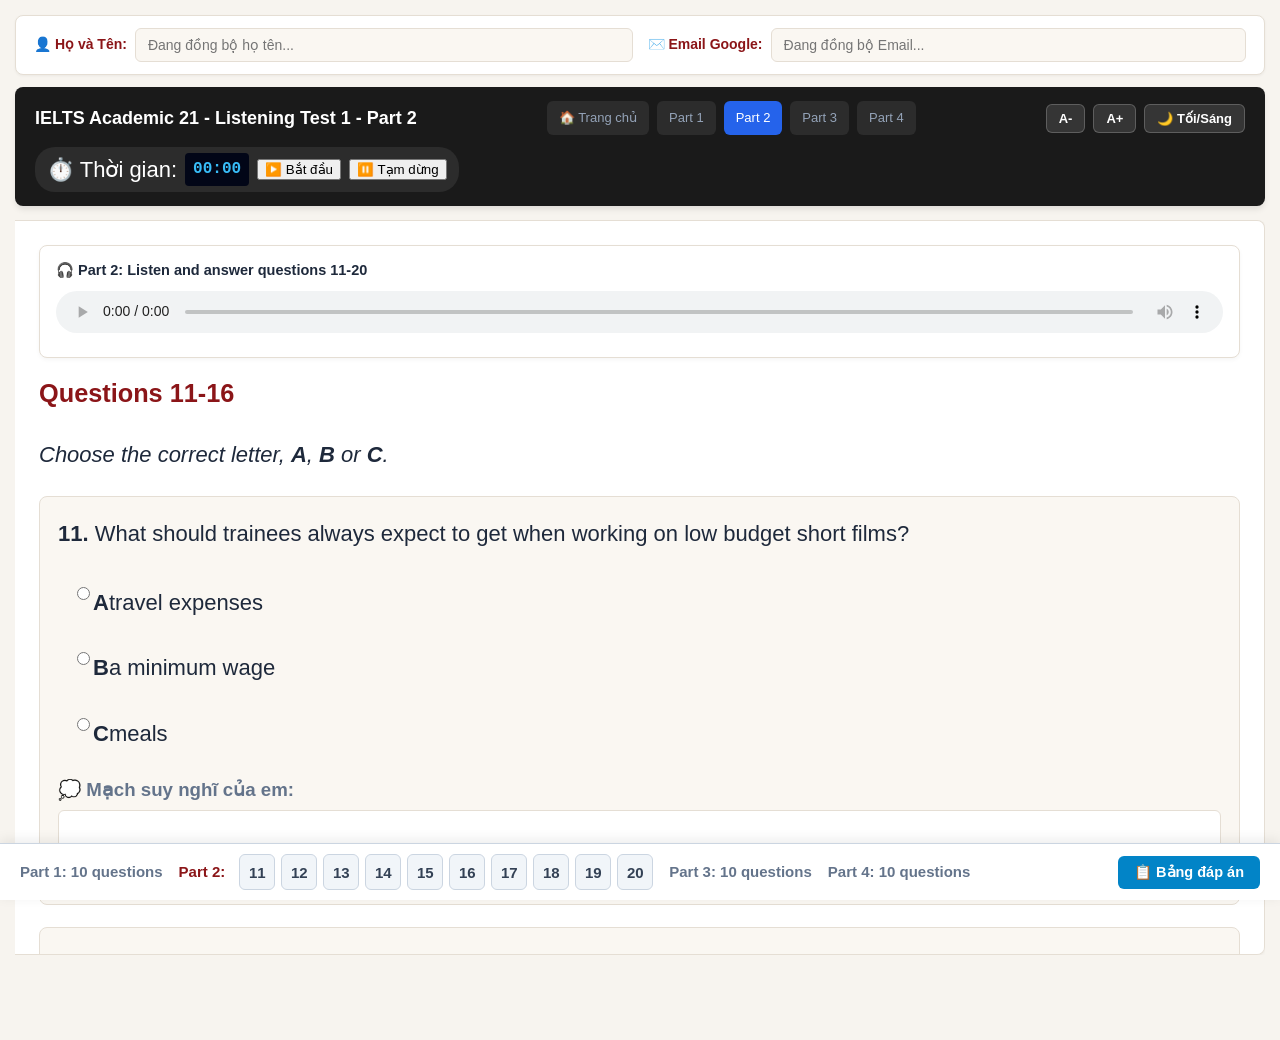
<file: cam21-lis-test1-p2.html>
<!DOCTYPE html>
<html lang="vi">
<head>
  <meta charset="UTF-8">
  <title>IELTS 21 Listening Test 1 - Part 2: Becoming a Makeup Artist</title>
  <link rel="stylesheet" href="ielts-core.css">
</head>
<body>

<div class="user-info-box">
  <div class="user-info-field">
    <label for="studentNameInput">👤 Họ và Tên:</label>
    <input type="text" id="studentNameInput" placeholder="Đang đồng bộ họ tên...">
  </div>
  <div class="user-info-field">
    <label for="studentEmailInput">✉️ Email Google:</label>
    <input type="email" id="studentEmailInput" placeholder="Đang đồng bộ Email...">
  </div>
</div>

<div class="header-bar">
  <h1>IELTS Academic 21 - Listening Test 1 - Part 2</h1>
  
  <div class="header-nav">
    <a href="index.html" class="nav-link">🏠 Trang chủ</a>
    <a href="cam21-lis-test1-p1.html" class="nav-link">Part 1</a>
    <a href="cam21-lis-test1-p2.html" class="nav-link active">Part 2</a>
    <a href="cam21-lis-test1-p3.html" class="nav-link">Part 3</a>
    <a href="cam21-lis-test1-p4.html" class="nav-link">Part 4</a>
  </div>

  <div class="header-controls">
    <button class="btn-header" onclick="changeFontSize(-1)" title="Giảm cỡ chữ">A-</button>
    <button class="btn-header" onclick="changeFontSize(1)" title="Tăng cỡ chữ">A+</button>
    <button class="btn-header" id="btnThemeToggle" onclick="toggleTheme()" title="Đổi chế độ Sáng / Tối">🌙 Tối/Sáng</button>
  </div>

  <div class="timer-container">
    <span>⏱️ Thời gian:</span>
    <span class="timer-display" id="timerDisplay">00:00</span>
    <button class="btn-timer" onclick="startTimer()">▶️ Bắt đầu</button>
    <button class="btn-timer" onclick="pauseTimer()">⏸️ Tạm dừng</button>
  </div>

  <div class="score-badge" id="scoreBadge">Điểm số: <span id="scoreText">0/10</span></div>
</div>

<div class="container" id="mainContainer">
  
  <!-- CỘT TRÁI: TRANSCRIPT (KHỚP 100% THEO FILE JSON WHISPER AI) -->
  <div class="passage-box" id="passageBox">
    <h2 style="margin-top:0; border-bottom:2px solid var(--primary-blue); padding-bottom:6px;">LISTENING TRANSCRIPT - PART 2</h2>
    <p style="font-size: 0.8em; color: var(--text-muted); font-style: italic; margin-bottom: 16px;">
      💡 <b>Audio-Track Sync:</b> Audio phát đến đâu, lời thoại sẽ tự động sáng đèn và trượt theo đến đó. Bạn có thể bấm vào bất kỳ câu nào để nghe lại đúng câu đó!
    </p>

    <!-- Đoạn giới thiệu đầu podcast -->
    <div class="transcript-line" data-start="533.00" data-end="556.00">
      <span class="time-stamp-tag">08:53</span><b>IAN:</b> Hello and welcome to the filmmaking podcast. In this week's episode, Claire Lamar talks to us about how to become a makeup artist. Claire has been working as a makeup artist in the film industry for over 20 years and has lots of useful advice about how to get started.
    </div>

    <div class="transcript-line" data-start="556.61" data-end="565.50">
      <span class="time-stamp-tag">09:16</span><b>CLAIRE:</b> Thanks, Ian. Well, before you can become a makeup artist on films, you have to spend about two years working as a makeup trainee.
    </div>

    <div class="transcript-line" data-start="566.84" data-end="577.53">
      <span class="time-stamp-tag">09:26</span>A good place to get your first job would be on a low-budget short film. Of course, this means that you'll be working for free, but it's often worth it for the experience.
    </div>

    <!-- CÂU 11 -->
    <div class="transcript-line" data-start="578.39" data-end="587.66">
      <span class="time-stamp-tag">09:38</span><span class="hl" id="hl-q11" data-q="[Q11]">Make sure your <span class="kw">transport costs are covered</span>, and remember, there's very unlikely to be any catering provided, so bring plenty of food</span>.
    </div>

    <div class="transcript-line" data-start="589.86" data-end="605.09">
      <span class="time-stamp-tag">09:49</span>If you're lucky, you might start out on a big budget film where you'll get the most useful experience. On productions like this, makeup and hairstyling are separate departments, so you won't need to bring your curling tongs.
    </div>

    <!-- CÂU 12 -->
    <div class="transcript-line" data-start="606.07" data-end="612.58">
      <span class="time-stamp-tag">10:06</span><span class="hl" id="hl-q12" data-q="[Q12]">But you're likely to get the opportunity to work with a range of age groups as well as <span class="kw">different ethnicities</span></span>.
    </div>

    <div class="transcript-line" data-start="613.82" data-end="621.67">
      <span class="time-stamp-tag">10:13</span>Doing makeup for special effects is highly specialized, so don't expect to be offered any practical experience in that.
    </div>

    <div class="transcript-line" data-start="623.19" data-end="632.60">
      <span class="time-stamp-tag">10:23</span>One problem with working in the makeup department is that it's a high pressure environment. There are very few times when you'll be bored or have nothing to do.
    </div>

    <!-- CÂU 13 -->
    <div class="transcript-line" data-start="633.76" data-end="650.89">
      <span class="time-stamp-tag">10:33</span><span class="hl" id="hl-q13" data-q="[Q13]">It can be stressful, but you'll see that the top makeup artists are very professional, even when they're having to work with <span class="kw">directors who are impatient</span> or unhappy with the makeup artist's work</span>. Follow your supervisor's lead and try to remain calm at all times.
    </div>

    <div class="transcript-line" data-start="652.66" data-end="655.72">
      <span class="time-stamp-tag">10:52</span>I have worked with many very famous actors over the years.
    </div>

    <!-- CÂU 14 -->
    <div class="transcript-line" data-start="656.32" data-end="661.23">
      <span class="time-stamp-tag">10:56</span><span class="hl" id="hl-q14" data-q="[Q14]">At first, <span class="kw">I found it overwhelming and could hardly speak. I was so in awe</span></span>.
    </div>

    <div class="transcript-line" data-start="662.03" data-end="676.38">
      <span class="time-stamp-tag">11:02</span>That's preferable, by the way, to becoming too excited and asking for selfies. Now, meeting the talent is just a normal part of the job, and to be honest, most actors don't look that special without all the makeup.
    </div>

    <!-- CÂU 15 -->
    <div class="transcript-line" data-start="677.89" data-end="688.36">
      <span class="time-stamp-tag">11:17</span><span class="hl" id="hl-q15" data-q="[Q15]">Every makeup trainee will need a makeup kit, which they'll be expected to have with them at all times. <span class="kw">Just the essentials will do</span> for the kinds of tasks you'll be given</span>.
    </div>

    <div class="transcript-line" data-start="689.00" data-end="699.19">
      <span class="time-stamp-tag">11:29</span>It won't be anything complicated. It's worth looking at what the other makeup artists have in their kits, but whatever you do, don't borrow anything without asking first.
    </div>

    <div class="transcript-line" data-start="701.18" data-end="711.63">
      <span class="time-stamp-tag">11:41</span>It's very important to build your portfolio. You should take photos of all the work you do and ideally show the different stages of makeup application if you can.
    </div>

    <!-- CÂU 16 -->
    <div class="transcript-line" data-start="712.63" data-end="723.11">
      <span class="time-stamp-tag">11:52</span><span class="hl" id="hl-q16" data-q="[Q16]">But remember you'll need to <span class="kw">get approval from the makeup designer</span> in charge of the department</span>. As you'll be sending your portfolio digitally, you won't need to get photos printed.
    </div>

    <!-- Nghỉ giữa bài để đọc câu hỏi 17-20 -->
    <div class="transcript-line" data-start="726.98" data-end="766.31" style="font-style: italic; opacity: 0.75; background: var(--bg-subcard);">
      <span class="time-stamp-tag">12:06</span>[Nghỉ giữa bài để thí sinh đọc câu hỏi 17 - 20]
    </div>

    <div class="transcript-line" data-start="769.96" data-end="784.63">
      <span class="time-stamp-tag">12:49</span>So what does a makeup trainee actually do? You need to think about whether you're the right kind of person to do the job and whether you'd enjoy it. So to give you some idea, here are some of the things you might be required to do.
    </div>

    <!-- CÂU 17 -->
    <div class="transcript-line" data-start="785.94" data-end="804.23">
      <span class="time-stamp-tag">13:05</span><span class="hl" id="hl-q17" data-q="[Q17]">You may be asked to help prep an actor ready for makeup. Some actors will arrive having already cleansed and moisturized their skin. But sometimes you'll need to step in and <span class="kw">get this done without wasting any time</span>. Otherwise, the makeup artist will get behind schedule</span>.
    </div>

    <!-- CÂU 18 -->
    <div class="transcript-line" data-start="805.90" data-end="825.59">
      <span class="time-stamp-tag">13:25</span><span class="hl" id="hl-q18" data-q="[Q18]">Trainees play a useful role in continuity. It will be your responsibility to take photos, log them digitally, and print out a hard copy to put in each actor's file. <span class="kw">This information needs to be kept in good order</span>, as a reshoot can mean replicating makeup months later</span>.
    </div>

    <!-- CÂU 19 -->
    <div class="transcript-line" data-start="827.27" data-end="840.27">
      <span class="time-stamp-tag">13:47</span><span class="hl" id="hl-q19" data-q="[Q19]">General duties mean doing anything from getting the teas and coffees to putting on a wash. <span class="kw">Having a positive attitude and being willing to do whatever is asked of you</span> will help you get your next film job</span>.
    </div>

    <!-- CÂU 20 -->
    <div class="transcript-line" data-start="841.53" data-end="857.67">
      <span class="time-stamp-tag">14:01</span><span class="hl" id="hl-q20" data-q="[Q20]">You won't be asked to apply makeup to any of the principal cast, only the extras. If there are dozens of extras involved, <span class="kw">you'll need to keep up a swift pace and not spend too long on each person</span></span>. It takes quite a lot of confidence to be able to do this well.
    </div>

    <div class="transcript-line" data-start="858.95" data-end="867.82">
      <span class="time-stamp-tag">14:18</span>Okay, now about terms and conditions... That is the end of Part 2.
    </div>
  </div>

  <!-- THANH KÉO RESIZER CHIA CỘT (◄►) -->
  <div class="resizer" id="dragResizer">
    <div class="resizer-icon">◄►</div>
  </div>

  <!-- CỘT PHẢI: AUDIO & CÂU HỎI -->
  <div class="question-box" id="questionBox">
    
    <!-- Audio Player (Đặt mốc bắt đầu Part 2 tại 07:43 = 463s) -->
    <div class="audio-player-container">
      <div class="audio-player-header">
        🎧 <b>Part 2:</b> Listen and answer questions 11-20
      </div>
      <audio id="mainAudioElement" class="audio-player-element" controls preload="metadata">
        <source src="https://archive.org/download/cambridge-ielts-test-1/Cambridge%20IELTS%20Test%201.mp3#t=463" type="audio/mpeg">
        Trình duyệt của bạn không hỗ trợ phát âm thanh.
      </audio>
    </div>

    <!-- KHỐI CÂU HỎI 11-16 (TRẮC NGHIỆM) -->
    <h3 style="color: var(--primary-blue); font-size: 1.15em; margin-top: 5px;">Questions 11-16</h3>
    <p><i>Choose the correct letter, <b>A</b>, <b>B</b> or <b>C</b>.</i></p>

    <!-- Câu 11 -->
    <div class="question" id="q11">
      <p><b>11.</b> What should trainees always expect to get when working on low budget short films?</p>
      <div class="options-vertical">
        <label><input type="radio" name="q11" value="A"> <b>A</b> travel expenses</label>
        <label><input type="radio" name="q11" value="B"> <b>B</b> a minimum wage</label>
        <label><input type="radio" name="q11" value="C"> <b>C</b> meals</label>
      </div>
      <div class="thought-box"><label>💭 Mạch suy nghĩ của em:</label><textarea id="q11_thought"></textarea></div>
      <div class="result"></div>
      <div class="explanation">
        <div class="exp-step">• <b>Đáp án đúng:</b> <span class="kw-exp">A</span></div>
        <div class="exp-step">• <b>Dấu hiệu:</b> "Make sure your transport costs are covered – and remember, there’s very unlikely to be any catering provided, so bring plenty of food". Transport costs = travel expenses.</div>
        <button class="btn-locate" onclick="highlightText('hl-q11')">📍 Xem vị trí transcript</button>
        <div class="ai-assistant-box">
          <label>🤖 Hỏi Trợ giảng AI về câu này:</label>
          <div class="ai-input-group"><input type="text" id="ai_ask_q11"><button class="ai-btn" onclick="askGeminiAI('q11')">Gửi AI</button></div>
          <div class="ai-response" id="ai_response_q11"></div>
        </div>
      </div>
    </div>

    <!-- Câu 12 -->
    <div class="question" id="q12">
      <p><b>12.</b> According to the speaker, on big budget films trainees may get experience of</p>
      <div class="options-vertical">
        <label><input type="radio" name="q12" value="A"> <b>A</b> makeup for special effects.</label>
        <label><input type="radio" name="q12" value="B"> <b>B</b> working with different ethnicities.</label>
        <label><input type="radio" name="q12" value="C"> <b>C</b> creating a variety of hair styles.</label>
      </div>
      <div class="thought-box"><label>💭 Mạch suy nghĩ của em:</label><textarea id="q12_thought"></textarea></div>
      <div class="result"></div>
      <div class="explanation">
        <div class="exp-step">• <b>Đáp án đúng:</b> <span class="kw-exp">B</span></div>
        <div class="exp-step">• <b>Dấu hiệu:</b> "But you’re likely to get the opportunity to work with a range of age groups, as well as different ethnicities".</div>
        <button class="btn-locate" onclick="highlightText('hl-q12')">📍 Xem vị trí transcript</button>
        <div class="ai-assistant-box">
          <label>🤖 Hỏi Trợ giảng AI về câu này:</label>
          <div class="ai-input-group"><input type="text" id="ai_ask_q12"><button class="ai-btn" onclick="askGeminiAI('q12')">Gửi AI</button></div>
          <div class="ai-response" id="ai_response_q12"></div>
        </div>
      </div>
    </div>

    <!-- Câu 13 -->
    <div class="question" id="q13">
      <p><b>13.</b> The speaker says a problem for makeup artists is</p>
      <div class="options-vertical">
        <label><input type="radio" name="q13" value="A"> <b>A</b> dealing with difficult directors.</label>
        <label><input type="radio" name="q13" value="B"> <b>B</b> being shouted at by their supervisor.</label>
        <label><input type="radio" name="q13" value="C"> <b>C</b> waiting around for hours doing nothing.</label>
      </div>
      <div class="thought-box"><label>💭 Mạch suy nghĩ của em:</label><textarea id="q13_thought"></textarea></div>
      <div class="result"></div>
      <div class="explanation">
        <div class="exp-step">• <b>Đáp án đúng:</b> <span class="kw-exp">A</span></div>
        <div class="exp-step">• <b>Dấu hiệu:</b> "working with directors who are impatient, or unhappy with the makeup artist’s work". Impatient directors = difficult directors.</div>
        <button class="btn-locate" onclick="highlightText('hl-q13')">📍 Xem vị trí transcript</button>
        <div class="ai-assistant-box">
          <label>🤖 Hỏi Trợ giảng AI về câu này:</label>
          <div class="ai-input-group"><input type="text" id="ai_ask_q13"><button class="ai-btn" onclick="askGeminiAI('q13')">Gửi AI</button></div>
          <div class="ai-response" id="ai_response_q13"></div>
        </div>
      </div>
    </div>

    <!-- Câu 14 -->
    <div class="question" id="q14">
      <p><b>14.</b> How did the speaker feel when she met famous actors for the first time?</p>
      <div class="options-vertical">
        <label><input type="radio" name="q14" value="A"> <b>A</b> very shy</label>
        <label><input type="radio" name="q14" value="B"> <b>B</b> very proud</label>
        <label><input type="radio" name="q14" value="C"> <b>C</b> very disappointed</label>
      </div>
      <div class="thought-box"><label>💭 Mạch suy nghĩ của em:</label><textarea id="q14_thought"></textarea></div>
      <div class="result"></div>
      <div class="explanation">
        <div class="exp-step">• <b>Đáp án đúng:</b> <span class="kw-exp">A</span></div>
        <div class="exp-step">• <b>Dấu hiệu:</b> "At first, I found it overwhelming and could hardly speak. I was so in awe". Không dám mở miệng vì quá bẽn lẽn/choáng ngợp = very shy.</div>
        <button class="btn-locate" onclick="highlightText('hl-q14')">📍 Xem vị trí transcript</button>
        <div class="ai-assistant-box">
          <label>🤖 Hỏi Trợ giảng AI về câu này:</label>
          <div class="ai-input-group"><input type="text" id="ai_ask_q14"><button class="ai-btn" onclick="askGeminiAI('q14')">Gửi AI</button></div>
          <div class="ai-response" id="ai_response_q14"></div>
        </div>
      </div>
    </div>

    <!-- Câu 15 -->
    <div class="question" id="q15">
      <p><b>15.</b> What advice does the speaker give about makeup kits?</p>
      <div class="options-vertical">
        <label><input type="radio" name="q15" value="A"> <b>A</b> Always carry a basic kit with you.</label>
        <label><input type="radio" name="q15" value="B"> <b>B</b> Only buy the best products for a makeup kit.</label>
        <label><input type="radio" name="q15" value="C"> <b>C</b> Ask other makeup artists to check your kit.</label>
      </div>
      <div class="thought-box"><label>💭 Mạch suy nghĩ của em:</label><textarea id="q15_thought"></textarea></div>
      <div class="result"></div>
      <div class="explanation">
        <div class="exp-step">• <b>Đáp án đúng:</b> <span class="kw-exp">A</span></div>
        <div class="exp-step">• <b>Dấu hiệu:</b> "which they’ll be expected to have with them at all times. Just the essentials will do". Have at all times = always carry, essentials = basic kit.</div>
        <button class="btn-locate" onclick="highlightText('hl-q15')">📍 Xem vị trí transcript</button>
        <div class="ai-assistant-box">
          <label>🤖 Hỏi Trợ giảng AI về câu này:</label>
          <div class="ai-input-group"><input type="text" id="ai_ask_q15"><button class="ai-btn" onclick="askGeminiAI('q15')">Gửi AI</button></div>
          <div class="ai-response" id="ai_response_q15"></div>
        </div>
      </div>
    </div>

    <!-- Câu 16 -->
    <div class="question" id="q16">
      <p><b>16.</b> What advice does the speaker give about creating a portfolio?</p>
      <div class="options-vertical">
        <label><input type="radio" name="q16" value="A"> <b>A</b> Keep print and digital photos.</label>
        <label><input type="radio" name="q16" value="B"> <b>B</b> Only include a small selection of photos.</label>
        <label><input type="radio" name="q16" value="C"> <b>C</b> Get permission to use photos.</label>
      </div>
      <div class="thought-box"><label>💭 Mạch suy nghĩ của em:</label><textarea id="q16_thought"></textarea></div>
      <div class="result"></div>
      <div class="explanation">
        <div class="exp-step">• <b>Đáp án đúng:</b> <span class="kw-exp">C</span></div>
        <div class="exp-step">• <b>Dấu hiệu:</b> "But remember you’ll need to get approval from the makeup designer in charge of the department". Get approval = get permission.</div>
        <button class="btn-locate" onclick="highlightText('hl-q16')">📍 Xem vị trí transcript</button>
        <div class="ai-assistant-box">
          <label>🤖 Hỏi Trợ giảng AI về câu này:</label>
          <div class="ai-input-group"><input type="text" id="ai_ask_q16"><button class="ai-btn" onclick="askGeminiAI('q16')">Gửi AI</button></div>
          <div class="ai-response" id="ai_response_q16"></div>
        </div>
      </div>
    </div>

    <!-- KHỐI CÂU HỎI 17-20 (MATCHING) -->
    <h3 style="color: var(--primary-blue); font-size: 1.15em; margin-top: 35px;">Questions 17-20</h3>
    <p><i>What ability is required for each of the following duties? Choose the correct letter, <b>A</b>, <b>B</b>, or <b>C</b>.</i></p>

    <!-- Hộp đáp án A, B, C -->
    <div style="background: var(--bg-subcard); border: 2px dashed var(--border-color); padding: 14px 20px; border-radius: 8px; margin-bottom: 20px;">
      <b style="color: var(--primary-blue);">Abilities:</b>
      <div style="display: flex; gap: 20px; flex-wrap: wrap; margin-top: 8px;">
        <span><b>A.</b> being well-organised</span>
        <span><b>B.</b> being flexible</span>
        <span><b>C.</b> working quickly</span>
      </div>
    </div>

    <!-- Câu 17 -->
    <div class="question" id="q17">
      <p><b>17.</b> Prepping an actor</p>
      <div class="options">
        <label><input type="radio" name="q17" value="A"> <b>A</b></label>
        <label><input type="radio" name="q17" value="B"> <b>B</b></label>
        <label><input type="radio" name="q17" value="C"> <b>C</b></label>
      </div>
      <div class="thought-box"><label>💭 Mạch suy nghĩ của em:</label><textarea id="q17_thought"></textarea></div>
      <div class="result"></div>
      <div class="explanation">
        <div class="exp-step">• <b>Đáp án đúng:</b> <span class="kw-exp">C</span> (working quickly)</div>
        <div class="exp-step">• <b>Dấu hiệu:</b> "step in and get this done without wasting any time, otherwise the makeup artist will get behind schedule". Without wasting time = working quickly.</div>
        <button class="btn-locate" onclick="highlightText('hl-q17')">📍 Xem vị trí transcript</button>
        <div class="ai-assistant-box">
          <label>🤖 Hỏi Trợ giảng AI về câu này:</label>
          <div class="ai-input-group"><input type="text" id="ai_ask_q17"><button class="ai-btn" onclick="askGeminiAI('q17')">Gửi AI</button></div>
          <div class="ai-response" id="ai_response_q17"></div>
        </div>
      </div>
    </div>

    <!-- Câu 18 -->
    <div class="question" id="q18">
      <p><b>18.</b> Continuity</p>
      <div class="options">
        <label><input type="radio" name="q18" value="A"> <b>A</b></label>
        <label><input type="radio" name="q18" value="B"> <b>B</b></label>
        <label><input type="radio" name="q18" value="C"> <b>C</b></label>
      </div>
      <div class="thought-box"><label>💭 Mạch suy nghĩ của em:</label><textarea id="q18_thought"></textarea></div>
      <div class="result"></div>
      <div class="explanation">
        <div class="exp-step">• <b>Đáp án đúng:</b> <span class="kw-exp">A</span> (being well-organised)</div>
        <div class="exp-step">• <b>Dấu hiệu:</b> "This information needs to be kept in good order as a reshoot can mean replicating makeup months later". Kept in good order = being well-organised.</div>
        <button class="btn-locate" onclick="highlightText('hl-q18')">📍 Xem vị trí transcript</button>
        <div class="ai-assistant-box">
          <label>🤖 Hỏi Trợ giảng AI về câu này:</label>
          <div class="ai-input-group"><input type="text" id="ai_ask_q18"><button class="ai-btn" onclick="askGeminiAI('q18')">Gửi AI</button></div>
          <div class="ai-response" id="ai_response_q18"></div>
        </div>
      </div>
    </div>

    <!-- Câu 19 -->
    <div class="question" id="q19">
      <p><b>19.</b> General</p>
      <div class="options">
        <label><input type="radio" name="q19" value="A"> <b>A</b></label>
        <label><input type="radio" name="q19" value="B"> <b>B</b></label>
        <label><input type="radio" name="q19" value="C"> <b>C</b></label>
      </div>
      <div class="thought-box"><label>💭 Mạch suy nghĩ của em:</label><textarea id="q19_thought"></textarea></div>
      <div class="result"></div>
      <div class="explanation">
        <div class="exp-step">• <b>Đáp án đúng:</b> <span class="kw-exp">B</span> (being flexible)</div>
        <div class="exp-step">• <b>Dấu hiệu:</b> "doing anything from getting the teas and coffees to putting on a wash. Having a positive attitude and being willing to do whatever is asked of you". Willing to do whatever = being flexible.</div>
        <button class="btn-locate" onclick="highlightText('hl-q19')">📍 Xem vị trí transcript</button>
        <div class="ai-assistant-box">
          <label>🤖 Hỏi Trợ giảng AI về câu này:</label>
          <div class="ai-input-group"><input type="text" id="ai_ask_q19"><button class="ai-btn" onclick="askGeminiAI('q19')">Gửi AI</button></div>
          <div class="ai-response" id="ai_response_q19"></div>
        </div>
      </div>
    </div>

    <!-- Câu 20 -->
    <div class="question" id="q20">
      <p><b>20.</b> Applying makeup</p>
      <div class="options">
        <label><input type="radio" name="q20" value="A"> <b>A</b></label>
        <label><input type="radio" name="q20" value="B"> <b>B</b></label>
        <label><input type="radio" name="q20" value="C"> <b>C</b></label>
      </div>
      <div class="thought-box"><label>💭 Mạch suy nghĩ của em:</label><textarea id="q20_thought"></textarea></div>
      <div class="result"></div>
      <div class="explanation">
        <div class="exp-step">• <b>Đáp án đúng:</b> <span class="kw-exp">C</span> (working quickly)</div>
        <div class="exp-step">• <b>Dấu hiệu:</b> "If there are dozens of extras involved you’ll need to keep up a swift pace and not spend too long on each person". Swift pace / not spend too long = working quickly.</div>
        <button class="btn-locate" onclick="highlightText('hl-q20')">📍 Xem vị trí transcript</button>
        <div class="ai-assistant-box">
          <label>🤖 Hỏi Trợ giảng AI về câu này:</label>
          <div class="ai-input-group"><input type="text" id="ai_ask_q20"><button class="ai-btn" onclick="askGeminiAI('q20')">Gửi AI</button></div>
          <div class="ai-response" id="ai_response_q20"></div>
        </div>
      </div>
    </div>

    <button class="btn-submit" onclick="checkAnswers()">CHẤM BÀI VÀ NỘP KẾT QUẢ</button>
  </div>
</div>

<script>
  window.TEST_DATA = {
    title: "Cam 21 Listening Test 1 - Part 2",
    answers: {
      q11: "A",
      q12: "B",
      q13: "A",
      q14: "A",
      q15: "A",
      q16: "C",
      q17: "C",
      q18: "A",
      q19: "B",
      q20: "C"
    }
  };
</script>
<script src="ielts-core.js"></script>
</body>
</html>
</file>
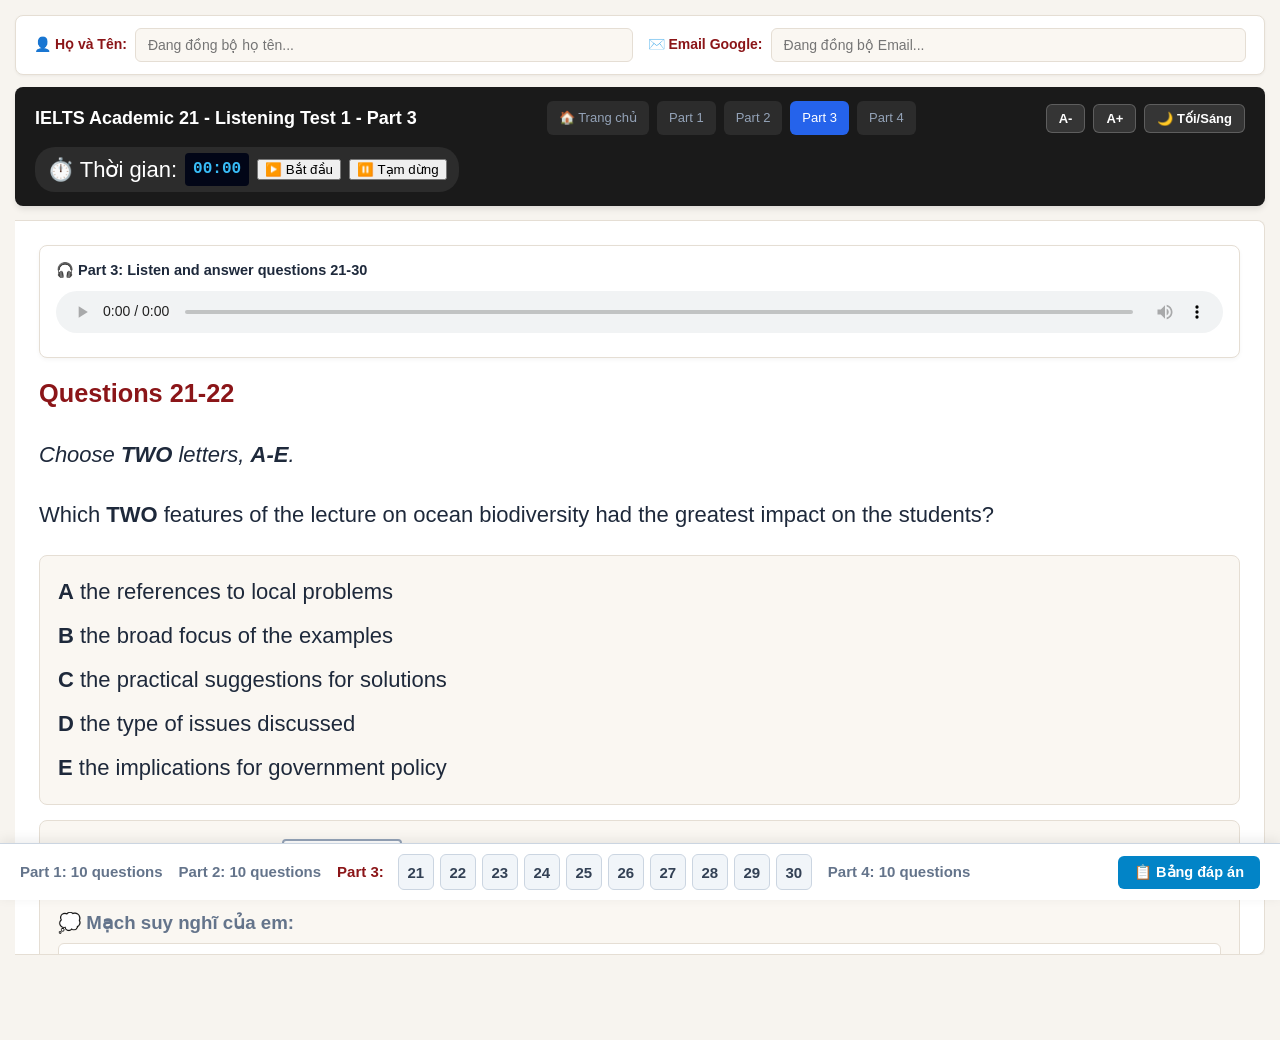
<file: cam21-lis-test1-p3.html>
<!DOCTYPE html>
<html lang="vi">
<head>
  <meta charset="UTF-8">
  <title>IELTS 21 Listening Test 1 - Part 3: Marine Biodiversity</title>
  <link rel="stylesheet" href="ielts-core.css">
</head>
<body>

<div class="user-info-box">
  <div class="user-info-field">
    <label for="studentNameInput">👤 Họ và Tên:</label>
    <input type="text" id="studentNameInput" placeholder="Đang đồng bộ họ tên...">
  </div>
  <div class="user-info-field">
    <label for="studentEmailInput">✉️ Email Google:</label>
    <input type="email" id="studentEmailInput" placeholder="Đang đồng bộ Email...">
  </div>
</div>

<div class="header-bar">
  <h1>IELTS Academic 21 - Listening Test 1 - Part 3</h1>
  
  <div class="header-nav">
    <a href="index.html" class="nav-link">🏠 Trang chủ</a>
    <a href="cam21-lis-test1-p1.html" class="nav-link">Part 1</a>
    <a href="cam21-lis-test1-p2.html" class="nav-link">Part 2</a>
    <a href="cam21-lis-test1-p3.html" class="nav-link active">Part 3</a>
    <a href="cam21-lis-test1-p4.html" class="nav-link">Part 4</a>
  </div>

  <div class="header-controls">
    <button class="btn-header" onclick="changeFontSize(-1)" title="Giảm cỡ chữ">A-</button>
    <button class="btn-header" onclick="changeFontSize(1)" title="Tăng cỡ chữ">A+</button>
    <button class="btn-header" id="btnThemeToggle" onclick="toggleTheme()" title="Đổi chế độ Sáng / Tối">🌙 Tối/Sáng</button>
  </div>

  <div class="timer-container">
    <span>⏱️ Thời gian:</span>
    <span class="timer-display" id="timerDisplay">00:00</span>
    <button class="btn-timer" onclick="startTimer()">▶️ Bắt đầu</button>
    <button class="btn-timer" onclick="pauseTimer()">⏸️ Tạm dừng</button>
  </div>

  <div class="score-badge" id="scoreBadge">Điểm số: <span id="scoreText">0/10</span></div>
</div>

<div class="container" id="mainContainer">
  
  <!-- CỘT TRÁI: TRANSCRIPT (KHỚP 100% THEO FILE JSON WHISPER AI) -->
  <div class="passage-box" id="passageBox">
    <h2 style="margin-top:0; border-bottom:2px solid var(--primary-blue); padding-bottom:6px;">LISTENING TRANSCRIPT - PART 3</h2>
    <p style="font-size: 0.8em; color: var(--text-muted); font-style: italic; margin-bottom: 16px;">
      💡 <b>Audio-Track Sync:</b> Audio phát đến đâu, lời thoại sẽ tự động sáng đèn và trượt theo đến đó. Bạn có thể bấm vào bất kỳ câu nào để nghe lại đúng câu đó!
    </p>

    <div class="transcript-line" data-start="958.69" data-end="962.47">
      <span class="time-stamp-tag">15:58</span><b>PHIL:</b> That lecture from the visiting speaker yesterday was good, wasn't it?
    </div>

    <div class="transcript-line" data-start="962.75" data-end="967.15">
      <span class="time-stamp-tag">16:02</span><b>LUCY:</b> Yeah, I learned a lot from her about ocean biodiversity.
    </div>

    <div class="transcript-line" data-start="967.87" data-end="974.75">
      <span class="time-stamp-tag">16:07</span><b>LUCY:</b> I've already done some reading on it and I did an assignment on some of the problems associated with it last year.
    </div>

    <!-- CÂU 21 & 22 -->
    <div class="transcript-line" data-start="975.43" data-end="979.83">
      <span class="time-stamp-tag">16:15</span><b>LUCY:</b> <span class="hl" id="hl-q21" data-q="[Q21/22]">But I especially like the way her lecture <span class="kw">focused on more long-term issues</span></span>.
    </div>

    <div class="transcript-line" data-start="980.35" data-end="988.96">
      <span class="time-stamp-tag">16:20</span><b>PHIL:</b> Yes, things that aren't currently receiving widespread attention but are likely to be important in the future. That impressed me too.
    </div>

    <div class="transcript-line" data-start="989.78" data-end="996.24">
      <span class="time-stamp-tag">16:29</span><b>PHIL:</b> It wasn't exactly a feel-good conclusion because it's hard to see any real solution for a lot of the problems.
    </div>

    <div class="transcript-line" data-start="996.67" data-end="1003.62">
      <span class="time-stamp-tag">16:36</span><b>LUCY:</b> No, though she did point to where policy changes could be made to protect our marine and coastal environments.
    </div>

    <!-- CÂU 21 & 22 (Ý 2) -->
    <div class="transcript-line" data-start="1004.66" data-end="1016.69">
      <span class="time-stamp-tag">16:44</span><b>PHIL:</b> But that's just at a national level. <span class="hl" id="hl-q22" data-q="[Q21/22]">The examples she gave were <span class="kw">at a more global level</span>, and they really made it clear to me just how wide-ranging the threats to ocean biodiversity are</span>.
    </div>

    <div class="transcript-line" data-start="1016.91" data-end="1021.91">
      <span class="time-stamp-tag">16:56</span><b>LUCY:</b> Yes, me too. The research project she described was impressive, wasn't it?
    </div>

    <!-- CÂU 23 & 24 -->
    <div class="transcript-line" data-start="1022.68" data-end="1029.91">
      <span class="time-stamp-tag">17:02</span><b>LUCY:</b> <span class="hl" id="hl-q23" data-q="[Q23/24]">I'd have thought it was quite unusual to have <span class="kw">so many experts working together</span></span>. <b>PHIL:</b> Yeah, and from such different backgrounds.
    </div>

    <div class="transcript-line" data-start="1030.53" data-end="1035.37">
      <span class="time-stamp-tag">17:10</span><b>PHIL:</b> Must have been a really exciting team to work with. I'd heard of a couple of them before.
    </div>

    <div class="transcript-line" data-start="1035.97" data-end="1046.85">
      <span class="time-stamp-tag">17:15</span><b>PHIL:</b> They were involved in research way back in 2009, warning about the dangers of ocean pollution. But now people are much more aware of that, aren't they? <b>LUCY:</b> I suppose so.
    </div>

    <div class="transcript-line" data-start="1047.33" data-end="1058.52">
      <span class="time-stamp-tag">17:27</span><b>LUCY:</b> Another thing about the research is that the team members came from all around the world. Though I suppose that's not unusual nowadays. Now everyone can work remotely. Right.
    </div>

    <div class="transcript-line" data-start="1059.40" data-end="1068.85">
      <span class="time-stamp-tag">17:39</span><b>LUCY:</b> I like the way she didn't bombard us with figures. I mean, they were available, but she focused more on the general points they indicated. <b>PHIL:</b> Hmm.
    </div>

    <!-- CÂU 23 & 24 (Ý 2) -->
    <div class="transcript-line" data-start="1069.41" data-end="1085.78">
      <span class="time-stamp-tag">17:49</span><b>PHIL:</b> <span class="hl" id="hl-q24" data-q="[Q23/24]">And the description of improvements in systems used for tracking marine animals and <span class="kw">things like robots</span> were really interesting</span>. <b>LUCY:</b> Yes. And her description of how robotics can be used to investigate threats to biodiversity. <b>PHIL:</b> Absolutely.
    </div>

    <!-- Nghỉ giữa bài để đọc câu hỏi 25-30 -->
    <div class="transcript-line" data-start="1089.40" data-end="1133.58" style="font-style: italic; opacity: 0.75; background: var(--bg-subcard);">
      <span class="time-stamp-tag">18:09</span>[Nghỉ giữa bài để thí sinh đọc câu hỏi 25 - 30]
    </div>

    <div class="transcript-line" data-start="1137.29" data-end="1147.83">
      <span class="time-stamp-tag">18:57</span><b>PHIL:</b> While you're here, can we talk about the list of resources we have to evaluate for the seminar tomorrow? I've had a look at them all, but it's been a bit of a rush. <b>LUCY:</b> Yeah.
    </div>

    <div class="transcript-line" data-start="1148.55" data-end="1157.04">
      <span class="time-stamp-tag">19:08</span><b>LUCY:</b> What did you think of that article on invasive lionfish? The one claiming they were expanding their habitat throughout the Mediterranean Sea.
    </div>

    <!-- CÂU 25 -->
    <div class="transcript-line" data-start="1157.50" data-end="1170.35">
      <span class="time-stamp-tag">19:17</span><b>PHIL:</b> Well, the writer went on about how dangerous they were in environmental terms, which is probably true, <span class="hl" id="hl-q25" data-q="[Q25]">but <span class="kw">he didn't really provide much information to explain why</span></span>. <b>LUCY:</b> I know what you mean.
    </div>

    <div class="transcript-line" data-start="1171.11" data-end="1179.69">
      <span class="time-stamp-tag">19:31</span><b>LUCY:</b> I watched the documentary on microplastics, at least I started to, but then I found it was made ten years ago, so I gave up.
    </div>

    <!-- CÂU 26 -->
    <div class="transcript-line" data-start="1180.36" data-end="1191.99">
      <span class="time-stamp-tag">19:40</span><b>PHIL:</b> <span class="hl" id="hl-q26" data-q="[Q26]">I watched to the end, but you're right, <span class="kw">it was showing its age</span></span>. People had hardly heard of microplastics then, whereas now, everyone knows about them and how dangerous they are. <b>LUCY:</b> Yeah.
    </div>

    <!-- CÂU 27 -->
    <div class="transcript-line" data-start="1192.67" data-end="1200.54">
      <span class="time-stamp-tag">19:52</span><b>LUCY:</b> Did you listen to the podcast on ocean pollution? Hmm, I didn't get anything out of it though. <span class="hl" id="hl-q27" data-q="[Q27]"><span class="kw">Most of it was stating the obvious</span></span>.
    </div>

    <div class="transcript-line" data-start="1200.74" data-end="1211.08">
      <span class="time-stamp-tag">20:00</span><b>PHIL:</b> Yes, it mentioned pesticides and plastic and things, and it clearly made the point that they were a bad thing. But everybody knows that anyway.
    </div>

    <div class="transcript-line" data-start="1211.90" data-end="1219.67">
      <span class="time-stamp-tag">20:11</span><b>PHIL:</b> Did you read that book on coastal ecosystems? The one by John Harper. <b>LUCY:</b> Yes, I found it hard going at first.
    </div>

    <!-- CÂU 28 -->
    <div class="transcript-line" data-start="1220.27" data-end="1237.78">
      <span class="time-stamp-tag">20:20</span><b>LUCY:</b> It went into a lot of detail about things like the effects of offshore wind farms and fish farms, <span class="hl" id="hl-q28" data-q="[Q28]">but actually, <span class="kw">I ended up with a much better understanding of the issues</span></span>. <b>PHIL:</b> Yes, I agree, and I thought it was a well-written summary of those, and the diagrams helped a lot too.
    </div>

    <!-- CÂU 29 -->
    <div class="transcript-line" data-start="1238.39" data-end="1255.17">
      <span class="time-stamp-tag">20:38</span><b>LUCY:</b> <span class="hl" id="hl-q29" data-q="[Q29]">The article on metal toxicity was <span class="kw">way above my head</span></span>. I didn't know anything about how metals from industrial emissions react in the ocean, and I still don't understand it. <b>PHIL:</b> I gave up reading after the first chapter. I just couldn't follow it.
    </div>

    <!-- CÂU 30 -->
    <div class="transcript-line" data-start="1255.98" data-end="1269.84">
      <span class="time-stamp-tag">20:55</span><b>LUCY:</b> <span class="hl" id="hl-q30" data-q="[Q30]">That podcast on floating marine cities was interesting, though it presented a rather <span class="kw">one-sided picture</span>, I thought</span>. <b>PHIL:</b> Yes, it focused on how this would benefit people and ignored the effects on the environment.
    </div>

    <div class="transcript-line" data-start="1270.56" data-end="1277.78">
      <span class="time-stamp-tag">21:10</span><b>PHIL:</b> But anyway... That is the end of Part 3.
    </div>
  </div>

  <div class="resizer" id="dragResizer"><div class="resizer-icon">◄►</div></div>

  <!-- CỘT PHẢI: AUDIO & CÂU HỎI 21-30 -->
  <div class="question-box" id="questionBox">
    
    <!-- Audio Player (Bắt đầu từ 15:02 = 902s) -->
    <div class="audio-player-container">
      <div class="audio-player-header">
        🎧 <b>Part 3:</b> Listen and answer questions 21-30
      </div>
      <audio id="mainAudioElement" class="audio-player-element" controls preload="metadata">
        <source src="https://archive.org/download/cambridge-ielts-test-1/Cambridge%20IELTS%20Test%201.mp3#t=902" type="audio/mpeg">
        Trình duyệt của bạn không hỗ trợ phát âm thanh.
      </audio>
    </div>

    <!-- KHỐI CÂU HỎI 21-22 -->
    <h3 style="color: var(--primary-blue); font-size: 1.15em; margin-top: 5px;">Questions 21-22</h3>
    <p><i>Choose <b>TWO</b> letters, <b>A-E</b>.</i></p>
    <p>Which <b>TWO</b> features of the lecture on ocean biodiversity had the greatest impact on the students?</p>

    <div style="background: var(--bg-subcard); border: 1.5px solid var(--border-color); padding: 14px 18px; border-radius: 8px; margin-bottom: 15px; line-height: 2;">
      <b>A</b> the references to local problems<br>
      <b>B</b> the broad focus of the examples<br>
      <b>C</b> the practical suggestions for solutions<br>
      <b>D</b> the type of issues discussed<br>
      <b>E</b> the implications for government policy
    </div>

    <div class="question" id="q21">
      <p><b>21.</b> First chosen letter: <input type="text" id="q21_input" class="fill-input" maxlength="1" style="width: 60px; text-transform: uppercase;"></p>
      <div class="thought-box"><label>💭 Mạch suy nghĩ của em:</label><textarea id="q21_thought"></textarea></div>
      <div class="result"></div>
      <div class="explanation">
        <div class="exp-step">• <b>Đáp án đúng:</b> <span class="kw-exp">B</span> hoặc <span class="kw-exp">D</span></div>
        <div class="exp-step">• <b>Dấu hiệu:</b> "focused on more long-term issues" (= D: type of issues discussed) và "examples she gave were at a more global level" (= B: broad focus of the examples).</div>
        <button class="btn-locate" onclick="highlightText('hl-q21')">📍 Xem vị trí transcript</button>
        <div class="ai-assistant-box">
          <label>🤖 Hỏi Trợ giảng AI về câu này:</label>
          <div class="ai-input-group"><input type="text" id="ai_ask_q21"><button class="ai-btn" onclick="askGeminiAI('q21')">Gửi AI</button></div>
          <div class="ai-response" id="ai_response_q21"></div>
        </div>
      </div>
    </div>

    <div class="question" id="q22">
      <p><b>22.</b> Second chosen letter: <input type="text" id="q22_input" class="fill-input" maxlength="1" style="width: 60px; text-transform: uppercase;"></p>
      <div class="thought-box"><label>💭 Mạch suy nghĩ của em:</label><textarea id="q22_thought"></textarea></div>
      <div class="result"></div>
      <div class="explanation">
        <div class="exp-step">• <b>Đáp án đúng:</b> <span class="kw-exp">B</span> hoặc <span class="kw-exp">D</span></div>
        <div class="exp-step">• <b>Dấu hiệu:</b> "focused on more long-term issues" (= D) và "examples she gave were at a more global level" (= B).</div>
        <button class="btn-locate" onclick="highlightText('hl-q22')">📍 Xem vị trí transcript</button>
        <div class="ai-assistant-box">
          <label>🤖 Hỏi Trợ giảng AI về câu này:</label>
          <div class="ai-input-group"><input type="text" id="ai_ask_q22"><button class="ai-btn" onclick="askGeminiAI('q22')">Gửi AI</button></div>
          <div class="ai-response" id="ai_response_q22"></div>
        </div>
      </div>
    </div>

    <!-- KHỐI CÂU HỎI 23-24 -->
    <h3 style="color: var(--primary-blue); font-size: 1.15em; margin-top: 30px;">Questions 23-24</h3>
    <p><i>Choose <b>TWO</b> letters, <b>A-E</b>.</i></p>
    <p>Which <b>TWO</b> details about the research project particularly impressed the students?</p>

    <div style="background: var(--bg-subcard); border: 1.5px solid var(--border-color); padding: 14px 18px; border-radius: 8px; margin-bottom: 15px; line-height: 2;">
      <b>A</b> the team's previous successes<br>
      <b>B</b> its wide geographical scale<br>
      <b>C</b> the use of new technology<br>
      <b>D</b> the extensive statistical evidence<br>
      <b>E</b> the large range of specialists involved
    </div>

    <div class="question" id="q23">
      <p><b>23.</b> First chosen letter: <input type="text" id="q23_input" class="fill-input" maxlength="1" style="width: 60px; text-transform: uppercase;"></p>
      <div class="thought-box"><label>💭 Mạch suy nghĩ của em:</label><textarea id="q23_thought"></textarea></div>
      <div class="result"></div>
      <div class="explanation">
        <div class="exp-step">• <b>Đáp án đúng:</b> <span class="kw-exp">C</span> hoặc <span class="kw-exp">E</span></div>
        <div class="exp-step">• <b>Dấu hiệu:</b> "so many experts working together" (= E: large range of specialists) và "tracking marine animals and things like robots" (= C: use of new technology).</div>
        <button class="btn-locate" onclick="highlightText('hl-q23')">📍 Xem vị trí transcript</button>
        <div class="ai-assistant-box">
          <label>🤖 Hỏi Trợ giảng AI về câu này:</label>
          <div class="ai-input-group"><input type="text" id="ai_ask_q23"><button class="ai-btn" onclick="askGeminiAI('q23')">Gửi AI</button></div>
          <div class="ai-response" id="ai_response_q23"></div>
        </div>
      </div>
    </div>

    <div class="question" id="q24">
      <p><b>24.</b> Second chosen letter: <input type="text" id="q24_input" class="fill-input" maxlength="1" style="width: 60px; text-transform: uppercase;"></p>
      <div class="thought-box"><label>💭 Mạch suy nghĩ của em:</label><textarea id="q24_thought"></textarea></div>
      <div class="result"></div>
      <div class="explanation">
        <div class="exp-step">• <b>Đáp án đúng:</b> <span class="kw-exp">C</span> hoặc <span class="kw-exp">E</span></div>
        <div class="exp-step">• <b>Dấu hiệu:</b> "so many experts working together" (= E) và "tracking marine animals and things like robots" (= C).</div>
        <button class="btn-locate" onclick="highlightText('hl-q24')">📍 Xem vị trí transcript</button>
        <div class="ai-assistant-box">
          <label>🤖 Hỏi Trợ giảng AI về câu này:</label>
          <div class="ai-input-group"><input type="text" id="ai_ask_q24"><button class="ai-btn" onclick="askGeminiAI('q24')">Gửi AI</button></div>
          <div class="ai-response" id="ai_response_q24"></div>
        </div>
      </div>
    </div>

    <!-- KHỐI CÂU HỎI 25-30 (MATCHING) -->
    <h3 style="color: var(--primary-blue); font-size: 1.15em; margin-top: 35px;">Questions 25-30</h3>
    <p><i>What is the students' opinion of each of the following resources related to ocean biodiversity? Choose <b>SIX</b> answers from the box and select the correct letter, <b>A-H</b>.</i></p>

    <div style="background: var(--bg-subcard); border: 2px dashed var(--border-color); padding: 14px 18px; border-radius: 8px; margin-bottom: 20px; line-height: 1.9; font-size: 0.9em;">
      <b>Opinions:</b><br>
      <b>A.</b> This is aimed at a very specialist audience.<br>
      <b>B.</b> This is now rather outdated.<br>
      <b>C.</b> This was an effective description of a new danger.<br>
      <b>D.</b> This suggests possible ways to improve the situation.<br>
      <b>E.</b> This does not give a balanced account.<br>
      <b>F.</b> This is too predictable to be useful.<br>
      <b>G.</b> This gives insufficient evidence for its claims.<br>
      <b>H.</b> This gives a clear explanation of the problems.
    </div>

    <!-- Câu 25 -->
    <div class="question" id="q25">
      <p><b>25.</b> Article on invasive lionfish</p>
      <div class="options">
        <label><input type="radio" name="q25" value="A"> A</label>
        <label><input type="radio" name="q25" value="B"> B</label>
        <label><input type="radio" name="q25" value="C"> C</label>
        <label><input type="radio" name="q25" value="D"> D</label>
        <label><input type="radio" name="q25" value="E"> E</label>
        <label><input type="radio" name="q25" value="F"> F</label>
        <label><input type="radio" name="q25" value="G"> G</label>
        <label><input type="radio" name="q25" value="H"> H</label>
      </div>
      <div class="thought-box"><label>💭 Mạch suy nghĩ của em:</label><textarea id="q25_thought"></textarea></div>
      <div class="result"></div>
      <div class="explanation">
        <div class="exp-step">• <b>Đáp án đúng:</b> <span class="kw-exp">G</span></div>
        <div class="exp-step">• <b>Dấu hiệu:</b> "didn't really provide much information to explain why" = gives insufficient evidence.</div>
        <button class="btn-locate" onclick="highlightText('hl-q25')">📍 Xem vị trí transcript</button>
        <div class="ai-assistant-box">
          <label>🤖 Hỏi Trợ giảng AI về câu này:</label>
          <div class="ai-input-group"><input type="text" id="ai_ask_q25"><button class="ai-btn" onclick="askGeminiAI('q25')">Gửi AI</button></div>
          <div class="ai-response" id="ai_response_q25"></div>
        </div>
      </div>
    </div>

    <!-- Câu 26 -->
    <div class="question" id="q26">
      <p><b>26.</b> Documentary on microplastics</p>
      <div class="options">
        <label><input type="radio" name="q26" value="A"> A</label>
        <label><input type="radio" name="q26" value="B"> B</label>
        <label><input type="radio" name="q26" value="C"> C</label>
        <label><input type="radio" name="q26" value="D"> D</label>
        <label><input type="radio" name="q26" value="E"> E</label>
        <label><input type="radio" name="q26" value="F"> F</label>
        <label><input type="radio" name="q26" value="G"> G</label>
        <label><input type="radio" name="q26" value="H"> H</label>
      </div>
      <div class="thought-box"><label>💭 Mạch suy nghĩ của em:</label><textarea id="q26_thought"></textarea></div>
      <div class="result"></div>
      <div class="explanation">
        <div class="exp-step">• <b>Đáp án đúng:</b> <span class="kw-exp">B</span></div>
        <div class="exp-step">• <b>Dấu hiệu:</b> "made 10 years ago... it was showing its age" = rather outdated.</div>
        <button class="btn-locate" onclick="highlightText('hl-q26')">📍 Xem vị trí transcript</button>
        <div class="ai-assistant-box">
          <label>🤖 Hỏi Trợ giảng AI về câu này:</label>
          <div class="ai-input-group"><input type="text" id="ai_ask_q26"><button class="ai-btn" onclick="askGeminiAI('q26')">Gửi AI</button></div>
          <div class="ai-response" id="ai_response_q26"></div>
        </div>
      </div>
    </div>

    <!-- Câu 27 -->
    <div class="question" id="q27">
      <p><b>27.</b> Podcast on ocean pollution</p>
      <div class="options">
        <label><input type="radio" name="q27" value="A"> A</label>
        <label><input type="radio" name="q27" value="B"> B</label>
        <label><input type="radio" name="q27" value="C"> C</label>
        <label><input type="radio" name="q27" value="D"> D</label>
        <label><input type="radio" name="q27" value="E"> E</label>
        <label><input type="radio" name="q27" value="F"> F</label>
        <label><input type="radio" name="q27" value="G"> G</label>
        <label><input type="radio" name="q27" value="H"> H</label>
      </div>
      <div class="thought-box"><label>💭 Mạch suy nghĩ của em:</label><textarea id="q27_thought"></textarea></div>
      <div class="result"></div>
      <div class="explanation">
        <div class="exp-step">• <b>Đáp án đúng:</b> <span class="kw-exp">F</span></div>
        <div class="exp-step">• <b>Dấu hiệu:</b> "Most of it was stating the obvious... everybody knows that anyway" = too predictable to be useful.</div>
        <button class="btn-locate" onclick="highlightText('hl-q27')">📍 Xem vị trí transcript</button>
        <div class="ai-assistant-box">
          <label>🤖 Hỏi Trợ giảng AI về câu này:</label>
          <div class="ai-input-group"><input type="text" id="ai_ask_q27"><button class="ai-btn" onclick="askGeminiAI('q27')">Gửi AI</button></div>
          <div class="ai-response" id="ai_response_q27"></div>
        </div>
      </div>
    </div>

    <!-- Câu 28 -->
    <div class="question" id="q28">
      <p><b>28.</b> Book on coastal ecosystems</p>
      <div class="options">
        <label><input type="radio" name="q28" value="A"> A</label>
        <label><input type="radio" name="q28" value="B"> B</label>
        <label><input type="radio" name="q28" value="C"> C</label>
        <label><input type="radio" name="q28" value="D"> D</label>
        <label><input type="radio" name="q28" value="E"> E</label>
        <label><input type="radio" name="q28" value="F"> F</label>
        <label><input type="radio" name="q28" value="G"> G</label>
        <label><input type="radio" name="q28" value="H"> H</label>
      </div>
      <div class="thought-box"><label>💭 Mạch suy nghĩ của em:</label><textarea id="q28_thought"></textarea></div>
      <div class="result"></div>
      <div class="explanation">
        <div class="exp-step">• <b>Đáp án đúng:</b> <span class="kw-exp">H</span></div>
        <div class="exp-step">• <b>Dấu hiệu:</b> "ended up with a much better understanding of the issues... well-written summary and diagrams helped" = clear explanation.</div>
        <button class="btn-locate" onclick="highlightText('hl-q28')">📍 Xem vị trí transcript</button>
        <div class="ai-assistant-box">
          <label>🤖 Hỏi Trợ giảng AI về câu này:</label>
          <div class="ai-input-group"><input type="text" id="ai_ask_q28"><button class="ai-btn" onclick="askGeminiAI('q28')">Gửi AI</button></div>
          <div class="ai-response" id="ai_response_q28"></div>
        </div>
      </div>
    </div>

    <!-- Câu 29 -->
    <div class="question" id="q29">
      <p><b>29.</b> Article on metal toxicity</p>
      <div class="options">
        <label><input type="radio" name="q29" value="A"> A</label>
        <label><input type="radio" name="q29" value="B"> B</label>
        <label><input type="radio" name="q29" value="C"> C</label>
        <label><input type="radio" name="q29" value="D"> D</label>
        <label><input type="radio" name="q29" value="E"> E</label>
        <label><input type="radio" name="q29" value="F"> F</label>
        <label><input type="radio" name="q29" value="G"> G</label>
        <label><input type="radio" name="q29" value="H"> H</label>
      </div>
      <div class="thought-box"><label>💭 Mạch suy nghĩ của em:</label><textarea id="q29_thought"></textarea></div>
      <div class="result"></div>
      <div class="explanation">
        <div class="exp-step">• <b>Đáp án đúng:</b> <span class="kw-exp">A</span></div>
        <div class="exp-step">• <b>Dấu hiệu:</b> "way above my head... still don't understand it... couldn't follow it" = aimed at a very specialist audience.</div>
        <button class="btn-locate" onclick="highlightText('hl-q29')">📍 Xem vị trí transcript</button>
        <div class="ai-assistant-box">
          <label>🤖 Hỏi Trợ giảng AI về câu này:</label>
          <div class="ai-input-group"><input type="text" id="ai_ask_q29"><button class="ai-btn" onclick="askGeminiAI('q29')">Gửi AI</button></div>
          <div class="ai-response" id="ai_response_q29"></div>
        </div>
      </div>
    </div>

    <!-- Câu 30 -->
    <div class="question" id="q30">
      <p><b>30.</b> Podcast on floating marine cities</p>
      <div class="options">
        <label><input type="radio" name="q30" value="A"> A</label>
        <label><input type="radio" name="q30" value="B"> B</label>
        <label><input type="radio" name="q30" value="C"> C</label>
        <label><input type="radio" name="q30" value="D"> D</label>
        <label><input type="radio" name="q30" value="E"> E</label>
        <label><input type="radio" name="q30" value="F"> F</label>
        <label><input type="radio" name="q30" value="G"> G</label>
        <label><input type="radio" name="q30" value="H"> H</label>
      </div>
      <div class="thought-box"><label>💭 Mạch suy nghĩ của em:</label><textarea id="q30_thought"></textarea></div>
      <div class="result"></div>
      <div class="explanation">
        <div class="exp-step">• <b>Đáp án đúng:</b> <span class="kw-exp">E</span></div>
        <div class="exp-step">• <b>Dấu hiệu:</b> "rather one-sided picture... ignored the effects on the environment" = does not give a balanced account.</div>
        <button class="btn-locate" onclick="highlightText('hl-q30')">📍 Xem vị trí transcript</button>
        <div class="ai-assistant-box">
          <label>🤖 Hỏi Trợ giảng AI về câu này:</label>
          <div class="ai-input-group"><input type="text" id="ai_ask_q30"><button class="ai-btn" onclick="askGeminiAI('q30')">Gửi AI</button></div>
          <div class="ai-response" id="ai_response_q30"></div>
        </div>
      </div>
    </div>

    <button class="btn-submit" onclick="checkAnswers()">CHẤM BÀI VÀ NỘP KẾT QUẢ</button>
  </div>
</div>

<script>
  window.TEST_DATA = {
    title: "Cam 21 Listening Test 1 - Part 3",
    answers: {
      q21: ["B", "D"],
      q22: ["B", "D"],
      q23: ["C", "E"],
      q24: ["C", "E"],
      q25: "G",
      q26: "B",
      q27: "F",
      q28: "H",
      q29: "A",
      q30: "E"
    }
  };
</script>
<script src="ielts-core.js"></script>
</body>
</html>
</file>
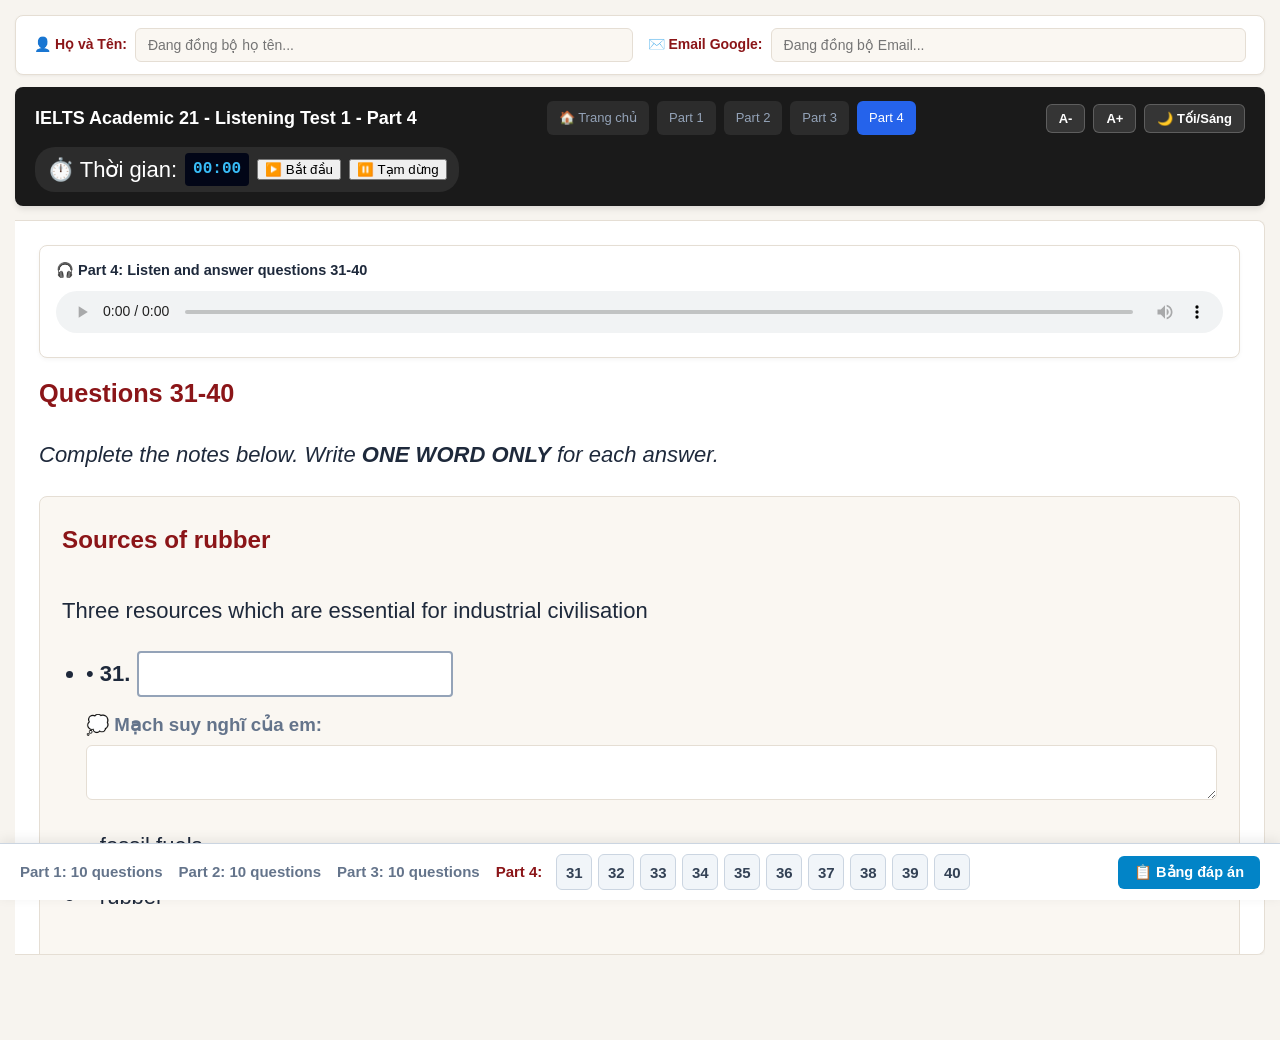
<file: cam21-lis-test1-p4.html>
<!DOCTYPE html>
<html lang="vi">
<head>
  <meta charset="UTF-8">
  <title>IELTS 21 Listening Test 1 - Part 4: Sources of Rubber</title>
  <link rel="stylesheet" href="ielts-core.css">
</head>
<body>

<div class="user-info-box">
  <div class="user-info-field">
    <label for="studentNameInput">👤 Họ và Tên:</label>
    <input type="text" id="studentNameInput" placeholder="Đang đồng bộ họ tên...">
  </div>
  <div class="user-info-field">
    <label for="studentEmailInput">✉️ Email Google:</label>
    <input type="email" id="studentEmailInput" placeholder="Đang đồng bộ Email...">
  </div>
</div>

<div class="header-bar">
  <h1>IELTS Academic 21 - Listening Test 1 - Part 4</h1>
  
  <div class="header-nav">
    <a href="index.html" class="nav-link">🏠 Trang chủ</a>
    <a href="cam21-lis-test1-p1.html" class="nav-link">Part 1</a>
    <a href="cam21-lis-test1-p2.html" class="nav-link">Part 2</a>
    <a href="cam21-lis-test1-p3.html" class="nav-link">Part 3</a>
    <a href="cam21-lis-test1-p4.html" class="nav-link active">Part 4</a>
  </div>

  <div class="header-controls">
    <button class="btn-header" onclick="changeFontSize(-1)" title="Giảm cỡ chữ">A-</button>
    <button class="btn-header" onclick="changeFontSize(1)" title="Tăng cỡ chữ">A+</button>
    <button class="btn-header" id="btnThemeToggle" onclick="toggleTheme()" title="Đổi chế độ Sáng / Tối">🌙 Tối/Sáng</button>
  </div>

  <div class="timer-container">
    <span>⏱️ Thời gian:</span>
    <span class="timer-display" id="timerDisplay">00:00</span>
    <button class="btn-timer" onclick="startTimer()">▶️ Bắt đầu</button>
    <button class="btn-timer" onclick="pauseTimer()">⏸️ Tạm dừng</button>
  </div>

  <div class="score-badge" id="scoreBadge">Điểm số: <span id="scoreText">0/10</span></div>
</div>

<div class="container" id="mainContainer">
  
  <!-- CỘT TRÁI: TRANSCRIPT (KHỚP 100% THEO FILE JSON WHISPER AI) -->
  <div class="passage-box" id="passageBox">
    <h2 style="margin-top:0; border-bottom:2px solid var(--primary-blue); padding-bottom:6px;">LISTENING TRANSCRIPT - PART 4</h2>
    <p style="font-size: 0.8em; color: var(--text-muted); font-style: italic; margin-bottom: 16px;">
      💡 <b>Audio-Track Sync:</b> Audio phát đến đâu, lời thoại sẽ tự động sáng đèn và trượt theo đến đó. Bạn có thể bấm vào bất kỳ câu nào để nghe lại đúng câu đó!
    </p>

    <div class="transcript-line" data-start="1384.33" data-end="1400.52">
      <span class="time-stamp-tag">23:04</span>Much of the world now lives in an industrial civilisation. But this has only become possible because we have the necessary natural resources. There are three types of natural resource without which industry could not exist.
    </div>

    <!-- CÂU 31 -->
    <div class="transcript-line" data-start="1401.61" data-end="1413.98">
      <span class="time-stamp-tag">23:21</span><span class="hl" id="hl-q31" data-q="[Q31]">One of these is <span class="kw">metal</span>. Without that we'd have no machines and no transportation</span>. Another is fossil fuels which we need to power those machines.
    </div>

    <div class="transcript-line" data-start="1415.02" data-end="1434.82">
      <span class="time-stamp-tag">23:35</span>But there's a third resource that's essential to connect the different parts of a machine together with belts and pipes and shock absorbers and that is rubber. It's now used in over 40,000 products from waterproof footwear to surgical gloves.
    </div>

    <div class="transcript-line" data-start="1436.18" data-end="1455.37">
      <span class="time-stamp-tag">23:56</span>At present we have two types of rubber in common use. One is natural rubber which nearly all comes from the para rubber tree. This was originally native to Brazil but is now cultivated on plantations in Southeast Asia.
    </div>

    <div class="transcript-line" data-start="1456.47" data-end="1469.28">
      <span class="time-stamp-tag">24:16</span>Recently however, concerns been growing that supplies may soon be insufficient for the world's needs. So what exactly is limiting the supply of natural rubber?
    </div>

    <!-- CÂU 32 -->
    <div class="transcript-line" data-start="1470.62" data-end="1484.99">
      <span class="time-stamp-tag">24:30</span>Well, for one thing, rubber trees don't just spring up overnight. It can take 8 to 10 years for a tree to start producing rubber. <span class="hl" id="hl-q32" data-q="[Q32]">So cultivating them is a <span class="kw">slow</span> process</span>.
    </div>

    <!-- CÂU 33 -->
    <div class="transcript-line" data-start="1485.78" data-end="1510.15">
      <span class="time-stamp-tag">24:45</span>And this leads to another problem. With most crops, farmers don't have to think very far ahead, so they can easily change what crop they produce or how much of a crop they produce <span class="hl" id="hl-q33" data-q="[Q33]">if they find the <span class="kw">demand</span> for that crop is rising or falling</span>. But if you have to plant 8 or 10 years ahead, that's much harder.
    </div>

    <!-- CÂU 34 -->
    <div class="transcript-line" data-start="1511.38" data-end="1534.06">
      <span class="time-stamp-tag">25:11</span>And also the rubber tree is very choosy about where it grows. It needs the right temperature, the right amount of rainfall and the right altitude, not too high and not too low. <span class="hl" id="hl-q34" data-q="[Q34]">The result is that it can't be grown in the northern or southern parts of the globe, only around the <span class="kw">equator</span></span>.
    </div>

    <div class="transcript-line" data-start="1535.55" data-end="1557.67">
      <span class="time-stamp-tag">25:35</span>Another problem is that the rubber is basically extracted in the same way as it's been done for hundreds of years, and that's by hand, by making small cuts in the trunk of the tree and putting a little cup there to catch the latex, as the rubber is called. It's very labour-intensive.
    </div>

    <!-- CÂU 35 -->
    <div class="transcript-line" data-start="1558.59" data-end="1580.67">
      <span class="time-stamp-tag">25:58</span>And it's not just the initial production that's limiting supplies. With other resources, such as water and glass, when we've finished using them, we can recycle them. <span class="hl" id="hl-q35" data-q="[Q35]">But although this is also possible with rubber, it's very difficult, so that also reduces the amount we have available</span>.
    </div>

    <!-- CÂU 36 -->
    <div class="transcript-line" data-start="1582.44" data-end="1626.04">
      <span class="time-stamp-tag">26:22</span>And in the last few years there have been new threats to the supply of natural rubber. One problem is linked to the fact that nearly all the rubber trees in Southeast Asia are descended from just a small number of seeds brought from Brazil in the 19th century. This means that there's very little genetic diversity among the trees which in turn makes them very vulnerable to disease. <span class="hl" id="hl-q36" data-q="[Q36]">The most dangerous threat is a <span class="kw">fungus</span> which destroyed large numbers of rubber trees in Brazil and which could cause devastation to plantations worldwide</span>.
    </div>

    <!-- CÂU 37 -->
    <div class="transcript-line" data-start="1627.31" data-end="1653.28">
      <span class="time-stamp-tag">27:07</span>Another problem is that farmers in Southeast Asia are increasingly turning to the cultivation of palm oil, which is easier and more profitable for them. <span class="hl" id="hl-q37" data-q="[Q37]">And finally, in recent years, Southeast Asia, like other parts of the world, has been repeatedly hit by extreme types of <span class="kw">weather</span>, and this looks likely to continue in the future</span>.
    </div>

    <!-- CÂU 38 -->
    <div class="transcript-line" data-start="1658.58" data-end="1686.96">
      <span class="time-stamp-tag">27:38</span>However, as well as using natural rubber, it's also possible to make rubber synthetically. This works very well for some purposes, for example making engine parts or silicon pots and pans used for cooking. <span class="hl" id="hl-q38" data-q="[Q38]">But compared with natural rubber, it's not anything like as <span class="kw">strong</span>, and this means it can't replace natural rubber in other products</span>.
    </div>

    <div class="transcript-line" data-start="1687.66" data-end="1704.13">
      <span class="time-stamp-tag">28:07</span>For example, while a mixture of natural rubber and synthetic rubber works well in car tyres, only natural rubber can stand up to the extreme speeds of aircraft tyres during take-off and landing.
    </div>

    <!-- CÂU 39 -->
    <div class="transcript-line" data-start="1705.84" data-end="1734.76">
      <span class="time-stamp-tag">28:25</span>So for some time, scientists have been looking for alternative sources of natural rubber. One that's been known about for some time seems initially to be a rather unlikely source. It's a wild plant with yellow flowers that we normally regard as a weed when we see it in our gardens. <span class="hl" id="hl-q39" data-q="[Q39]">But when it's pulled up and its <span class="kw">roots</span> cut open, they're found to contain rubber</span>.
    </div>

    <!-- CÂU 40 -->
    <div class="transcript-line" data-start="1735.89" data-end="1752.84">
      <span class="time-stamp-tag">28:55</span>Now compared to the rubber tree, dandelions produce relatively small amounts of rubber, but unlike rubber trees they're very adaptable. <span class="hl" id="hl-q40" data-q="[Q40]">They'll grow in all sorts of places and they don't need rich <span class="kw">soil</span></span>.
    </div>

    <div class="transcript-line" data-start="1753.70" data-end="1770.97">
      <span class="time-stamp-tag">29:13</span>So at present there are several projects underway investigating the possibility of using dandelions as a source of rubber. Another possibility is a desert shrub grown in Mexico and Texas.
    </div>

    <div class="transcript-line" data-start="1774.51" data-end="1776.33">
      <span class="time-stamp-tag">29:34</span>That is the end of part 4.
    </div>
  </div>

  <div class="resizer" id="dragResizer"><div class="resizer-icon">◄►</div></div>

  <!-- CỘT PHẢI: AUDIO & CÂU HỎI 31-40 -->
  <div class="question-box" id="questionBox">
    
    <!-- Audio Player (Bắt đầu từ 21:53 = 1313s) -->
    <div class="audio-player-container">
      <div class="audio-player-header">
        🎧 <b>Part 4:</b> Listen and answer questions 31-40
      </div>
      <audio id="mainAudioElement" class="audio-player-element" controls preload="metadata">
        <source src="https://archive.org/download/cambridge-ielts-test-1/Cambridge%20IELTS%20Test%201.mp3#t=1313" type="audio/mpeg">
        Trình duyệt của bạn không hỗ trợ phát âm thanh.
      </audio>
    </div>

    <h3 style="color: var(--primary-blue); font-size: 1.15em; margin-top: 5px;">Questions 31-40</h3>
    <p><i>Complete the notes below. Write <b>ONE WORD ONLY</b> for each answer.</i></p>

    <div style="background: var(--bg-subcard); border: 1.5px solid var(--border-color); padding: 22px; border-radius: 8px;">
      
      <h4 style="color: var(--primary-blue); margin-top: 0; font-size: 1.1em;">Sources of rubber</h4>
      <p>Three resources which are essential for industrial civilisation</p>
      <ul style="line-height: 2.3; padding-left: 24px;">
        <li class="question" id="q31" style="background: transparent; border: none; padding: 0; margin-bottom: 8px;">
          • <b>31.</b> <input type="text" id="q31_input" class="fill-input">
          <div class="thought-box"><label>💭 Mạch suy nghĩ của em:</label><textarea id="q31_thought"></textarea></div>
          <div class="result"></div>
          <div class="explanation">
            <div class="exp-step">• <b>Đáp án đúng:</b> <span class="kw-exp">metal</span> hoặc <span class="kw-exp">metals</span></div>
            <div class="exp-step">• <b>Dấu hiệu:</b> "One of these is metal. Without that, we'd have no machines and no transportation".</div>
            <button class="btn-locate" onclick="highlightText('hl-q31')">📍 Xem vị trí transcript</button>
            <div class="ai-assistant-box">
              <label>🤖 Hỏi Trợ giảng AI về câu này:</label>
              <div class="ai-input-group"><input type="text" id="ai_ask_q31"><button class="ai-btn" onclick="askGeminiAI('q31')">Gửi AI</button></div>
              <div class="ai-response" id="ai_response_q31"></div>
            </div>
          </div>
        </li>
        <li>• fossil fuels</li>
        <li>• rubber</li>
      </ul>

      <h4 style="color: var(--primary-blue); font-size: 1.1em; margin-top: 24px;">Natural rubber</h4>
      <p>This mainly comes from the Pará rubber tree, now cultivated in South-East Asia. The supply is limited because</p>
      <ul style="line-height: 2.3; padding-left: 24px;">
        
        <li class="question" id="q32" style="background: transparent; border: none; padding: 0; margin-bottom: 12px;">
          • the growth of the tree is <b>32.</b> <input type="text" id="q32_input" class="fill-input">.
          <div class="thought-box"><label>💭 Mạch suy nghĩ của em:</label><textarea id="q32_thought"></textarea></div>
          <div class="result"></div>
          <div class="explanation">
            <div class="exp-step">• <b>Đáp án đúng:</b> <span class="kw-exp">slow</span></div>
            <div class="exp-step">• <b>Dấu hiệu:</b> "It can take 8 to 10 years... cultivating them's a slow process".</div>
            <button class="btn-locate" onclick="highlightText('hl-q32')">📍 Xem vị trí transcript</button>
            <div class="ai-assistant-box">
              <label>🤖 Hỏi Trợ giảng AI về câu này:</label>
              <div class="ai-input-group"><input type="text" id="ai_ask_q32"><button class="ai-btn" onclick="askGeminiAI('q32')">Gửi AI</button></div>
              <div class="ai-response" id="ai_response_q32"></div>
            </div>
          </div>
        </li>

        <li class="question" id="q33" style="background: transparent; border: none; padding: 0; margin-bottom: 12px;">
          • production cannot easily be adjusted because of increasing or decreasing <b>33.</b> <input type="text" id="q33_input" class="fill-input">.
          <div class="thought-box"><label>💭 Mạch suy nghĩ của em:</label><textarea id="q33_thought"></textarea></div>
          <div class="result"></div>
          <div class="explanation">
            <div class="exp-step">• <b>Đáp án đúng:</b> <span class="kw-exp">demand</span></div>
            <div class="exp-step">• <b>Dấu hiệu:</b> "if they find the demand for that crop is rising or falling".</div>
            <button class="btn-locate" onclick="highlightText('hl-q33')">📍 Xem vị trí transcript</button>
            <div class="ai-assistant-box">
              <label>🤖 Hỏi Trợ giảng AI về câu này:</label>
              <div class="ai-input-group"><input type="text" id="ai_ask_q33"><button class="ai-btn" onclick="askGeminiAI('q33')">Gửi AI</button></div>
              <div class="ai-response" id="ai_response_q33"></div>
            </div>
          </div>
        </li>

        <li class="question" id="q34" style="background: transparent; border: none; padding: 0; margin-bottom: 12px;">
          • the tree only grows near the <b>34.</b> <input type="text" id="q34_input" class="fill-input">.
          <div class="thought-box"><label>💭 Mạch suy nghĩ của em:</label><textarea id="q34_thought"></textarea></div>
          <div class="result"></div>
          <div class="explanation">
            <div class="exp-step">• <b>Đáp án đúng:</b> <span class="kw-exp">equator</span></div>
            <div class="exp-step">• <b>Dấu hiệu:</b> "can't be grown in the northern or southern parts... only around the equator".</div>
            <button class="btn-locate" onclick="highlightText('hl-q34')">📍 Xem vị trí transcript</button>
            <div class="ai-assistant-box">
              <label>🤖 Hỏi Trợ giảng AI về câu này:</label>
              <div class="ai-input-group"><input type="text" id="ai_ask_q34"><button class="ai-btn" onclick="askGeminiAI('q34')">Gửi AI</button></div>
              <div class="ai-response" id="ai_response_q34"></div>
            </div>
          </div>
        </li>

        <li>• extracting the latex (rubber) is labour-intensive</li>

        <li class="question" id="q35" style="background: transparent; border: none; padding: 0; margin-bottom: 12px;">
          • it is very difficult to <b>35.</b> <input type="text" id="q35_input" class="fill-input"> rubber after production.
          <div class="thought-box"><label>💭 Mạch suy nghĩ của em:</label><textarea id="q35_thought"></textarea></div>
          <div class="result"></div>
          <div class="explanation">
            <div class="exp-step">• <b>Đáp án đúng:</b> <span class="kw-exp">recycle</span></div>
            <div class="exp-step">• <b>Dấu hiệu:</b> "we can recycle them. But although this is also possible with rubber, it's very difficult".</div>
            <button class="btn-locate" onclick="highlightText('hl-q35')">📍 Xem vị trí transcript</button>
            <div class="ai-assistant-box">
              <label>🤖 Hỏi Trợ giảng AI về câu này:</label>
              <div class="ai-input-group"><input type="text" id="ai_ask_q35"><button class="ai-btn" onclick="askGeminiAI('q35')">Gửi AI</button></div>
              <div class="ai-response" id="ai_response_q35"></div>
            </div>
          </div>
        </li>
      </ul>

      <h4 style="color: var(--primary-blue); font-size: 1.1em; margin-top: 24px;">New threats include</h4>
      <ul style="line-height: 2.3; padding-left: 24px;">
        <li class="question" id="q36" style="background: transparent; border: none; padding: 0; margin-bottom: 12px;">
          • lack of genetic diversity, leading to danger of disease caused by a <b>36.</b> <input type="text" id="q36_input" class="fill-input">.
          <div class="thought-box"><label>💭 Mạch suy nghĩ của em:</label><textarea id="q36_thought"></textarea></div>
          <div class="result"></div>
          <div class="explanation">
            <div class="exp-step">• <b>Đáp án đúng:</b> <span class="kw-exp">fungus</span></div>
            <div class="exp-step">• <b>Dấu hiệu:</b> "The most dangerous threat is a fungus which destroyed large numbers of rubber trees".</div>
            <button class="btn-locate" onclick="highlightText('hl-q36')">📍 Xem vị trí transcript</button>
            <div class="ai-assistant-box">
              <label>🤖 Hỏi Trợ giảng AI về câu này:</label>
              <div class="ai-input-group"><input type="text" id="ai_ask_q36"><button class="ai-btn" onclick="askGeminiAI('q36')">Gửi AI</button></div>
              <div class="ai-response" id="ai_response_q36"></div>
            </div>
          </div>
        </li>

        <li>• a shift to the cultivation of palm oil</li>

        <li class="question" id="q37" style="background: transparent; border: none; padding: 0; margin-bottom: 12px;">
          • extreme <b>37.</b> <input type="text" id="q37_input" class="fill-input"> events.
          <div class="thought-box"><label>💭 Mạch suy nghĩ của em:</label><textarea id="q37_thought"></textarea></div>
          <div class="result"></div>
          <div class="explanation">
            <div class="exp-step">• <b>Đáp án đúng:</b> <span class="kw-exp">weather</span></div>
            <div class="exp-step">• <b>Dấu hiệu:</b> "repeatedly hit by extreme types of weather, and this looks likely to continue".</div>
            <button class="btn-locate" onclick="highlightText('hl-q37')">📍 Xem vị trí transcript</button>
            <div class="ai-assistant-box">
              <label>🤖 Hỏi Trợ giảng AI về câu này:</label>
              <div class="ai-input-group"><input type="text" id="ai_ask_q37"><button class="ai-btn" onclick="askGeminiAI('q37')">Gửi AI</button></div>
              <div class="ai-response" id="ai_response_q37"></div>
            </div>
          </div>
        </li>
      </ul>

      <h4 style="color: var(--primary-blue); font-size: 1.1em; margin-top: 24px;">Synthetic rubber</h4>
      <ul style="line-height: 2.3; padding-left: 24px;">
        <li>• may be used for engine parts and cooking utensils</li>
        <li class="question" id="q38" style="background: transparent; border: none; padding: 0; margin-bottom: 12px;">
          • is less <b>38.</b> <input type="text" id="q38_input" class="fill-input"> than natural rubber
          <div class="thought-box"><label>💭 Mạch suy nghĩ của em:</label><textarea id="q38_thought"></textarea></div>
          <div class="result"></div>
          <div class="explanation">
            <div class="exp-step">• <b>Đáp án đúng:</b> <span class="kw-exp">strong</span></div>
            <div class="exp-step">• <b>Dấu hiệu:</b> "compared with natural rubber, it's not anything like as strong".</div>
            <button class="btn-locate" onclick="highlightText('hl-q38')">📍 Xem vị trí transcript</button>
            <div class="ai-assistant-box">
              <label>🤖 Hỏi Trợ giảng AI về câu này:</label>
              <div class="ai-input-group"><input type="text" id="ai_ask_q38"><button class="ai-btn" onclick="askGeminiAI('q38')">Gửi AI</button></div>
              <div class="ai-response" id="ai_response_q38"></div>
            </div>
          </div>
        </li>
        <li>• is unsuitable for many purposes e.g. the tyres of aircraft.</li>
      </ul>

      <h4 style="color: var(--primary-blue); font-size: 1.1em; margin-top: 24px;">An alternative source of natural rubber</h4>
      <ul style="line-height: 2.3; padding-left: 24px;">
        <li class="question" id="q39" style="background: transparent; border: none; padding: 0; margin-bottom: 12px;">
          • A wild flower (a type of dandelion) has rubber in its <b>39.</b> <input type="text" id="q39_input" class="fill-input">.
          <div class="thought-box"><label>💭 Mạch suy nghĩ của em:</label><textarea id="q39_thought"></textarea></div>
          <div class="result"></div>
          <div class="explanation">
            <div class="exp-step">• <b>Đáp án đúng:</b> <span class="kw-exp">roots</span></div>
            <div class="exp-step">• <b>Dấu hiệu:</b> "when it's pulled up and its roots cut open, they are found to contain rubber".</div>
            <button class="btn-locate" onclick="highlightText('hl-q39')">📍 Xem vị trí transcript</button>
            <div class="ai-assistant-box">
              <label>🤖 Hỏi Trợ giảng AI về câu này:</label>
              <div class="ai-input-group"><input type="text" id="ai_ask_q39"><button class="ai-btn" onclick="askGeminiAI('q39')">Gửi AI</button></div>
              <div class="ai-response" id="ai_response_q39"></div>
            </div>
          </div>
        </li>

        <li class="question" id="q40" style="background: transparent; border: none; padding: 0; margin-bottom: 12px;">
          • It can be grown in many locations and does not require good <b>40.</b> <input type="text" id="q40_input" class="fill-input">.
          <div class="thought-box"><label>💭 Mạch suy nghĩ của em:</label><textarea id="q40_thought"></textarea></div>
          <div class="result"></div>
          <div class="explanation">
            <div class="exp-step">• <b>Đáp án đúng:</b> <span class="kw-exp">soil</span></div>
            <div class="exp-step">• <b>Dấu hiệu:</b> "They'll grow in all sorts of places, and they don't need rich soil".</div>
            <button class="btn-locate" onclick="highlightText('hl-q40')">📍 Xem vị trí transcript</button>
            <div class="ai-assistant-box">
              <label>🤖 Hỏi Trợ giảng AI về câu này:</label>
              <div class="ai-input-group"><input type="text" id="ai_ask_q40"><button class="ai-btn" onclick="askGeminiAI('q40')">Gửi AI</button></div>
              <div class="ai-response" id="ai_response_q40"></div>
            </div>
          </div>
        </li>
      </ul>
    </div>

    <button class="btn-submit" onclick="checkAnswers()">CHẤM BÀI VÀ NỘP KẾT QUẢ</button>
  </div>
</div>

<script>
  window.TEST_DATA = {
    title: "Cam 21 Listening Test 1 - Part 4",
    answers: {
      q31: ["metal", "metals", "metal(s)"],
      q32: "slow",
      q33: "demand",
      q34: "equator",
      q35: "recycle",
      q36: "fungus",
      q37: "weather",
      q38: "strong",
      q39: "roots",
      q40: "soil"
    }
  };
</script>
<script src="ielts-core.js"></script>
</body>
</html>
</file>
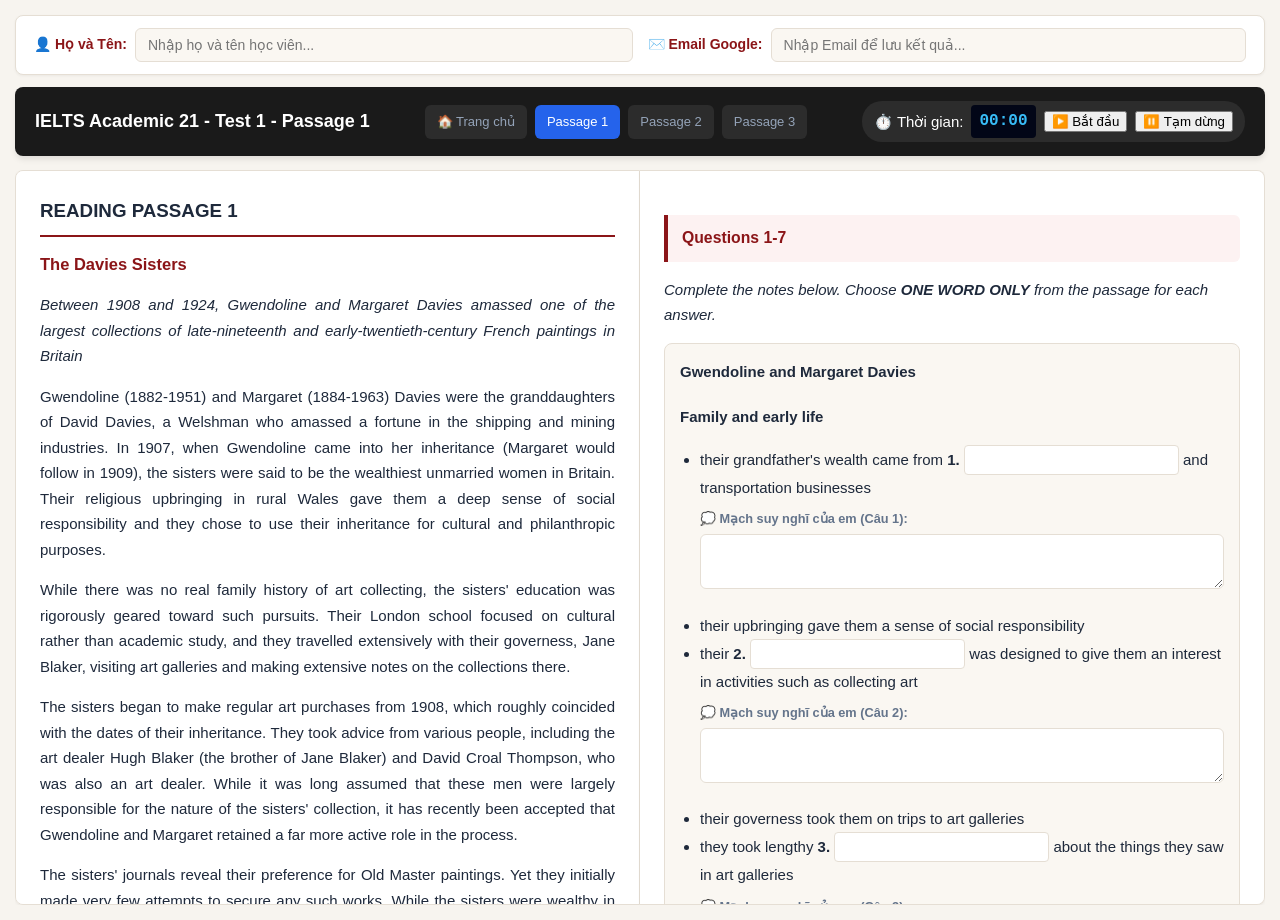
<file: cam21-test1-p1.html>
<!DOCTYPE html>
<html lang="vi">
<head>
  <meta charset="UTF-8">
  <title>IELTS 21 Test 1 - Passage 1: The Davies Sisters</title>
  <link rel="stylesheet" href="ielts-core.css">
</head>
<body>

<div class="user-info-box">
  <div class="user-info-field">
    <label for="studentNameInput">👤 Họ và Tên:</label>
    <input type="text" id="studentNameInput" placeholder="Nhập họ và tên học viên...">
  </div>
  <div class="user-info-field">
    <label for="studentEmailInput">✉️ Email Google:</label>
    <input type="email" id="studentEmailInput" placeholder="Nhập Email để lưu kết quả...">
  </div>
</div>

<div class="header-bar">
  <h1>IELTS Academic 21 - Test 1 - Passage 1</h1>
  
  <div class="header-nav">
    <a href="index.html" class="nav-link">🏠 Trang chủ</a>
    <a href="cam21-test1-p1.html" class="nav-link active">Passage 1</a>
    <a href="cam21-test1-p2.html" class="nav-link">Passage 2</a>
    <a href="cam21-test1-p3.html" class="nav-link">Passage 3</a>
  </div>

  <div class="timer-container">
    <span>⏱️ Thời gian:</span>
    <span class="timer-display" id="timerDisplay">00:00</span>
    <button class="btn-timer" onclick="startTimer()">▶️ Bắt đầu</button>
    <button class="btn-timer" onclick="pauseTimer()">⏸️ Tạm dừng</button>
  </div>

  <div class="score-badge" id="scoreBadge">Điểm số: <span id="scoreText">0/13</span></div>
</div>

<div id="hlPopup" class="hl-popup"><button id="btnDoHighlight">🖍️ Highlight</button></div>
<div id="removeHlPopup" class="hl-popup"><button id="btnRemoveHighlight">❌ Xóa Highlight</button></div>

<div class="container">
  <!-- CỘT BÀI ĐỌC -->
  <div class="passage-box" id="passageBox">
    <h2>READING PASSAGE 1</h2>
    <h3>The Davies Sisters</h3>
    <p><i>Between 1908 and 1924, Gwendoline and Margaret Davies amassed one of the largest collections of late-nineteenth and early-twentieth-century French paintings in Britain</i></p>
    
    <p>Gwendoline (1882-1951) and Margaret (1884-1963) Davies were the granddaughters of David Davies, a Welshman who <span class="hl" id="hl-q1" data-q="[Q1]">amassed a fortune in the shipping and <span class="kw">mining</span> industries</span>. In 1907, when Gwendoline came into her inheritance (Margaret would follow in 1909), the sisters were said to be the wealthiest unmarried women in Britain. <span class="hl" id="hl-q8" data-q="[Q8]">Their religious upbringing in rural Wales gave them a deep sense of social responsibility and they chose to use their inheritance for cultural and philanthropic purposes</span>.</p>
    
    <p>While there was no real family history of art collecting, <span class="hl" id="hl-q2" data-q="[Q2]">the sisters' <span class="kw">education</span> was rigorously geared toward such pursuits</span>. Their London school focused on cultural rather than academic study, and <span class="hl" id="hl-q3" data-q="[Q3]">they travelled extensively with their governess, Jane Blaker, visiting art galleries and making extensive <span class="kw">notes</span> on the collections there</span>.</p>
    
    <p>The sisters began to make regular art purchases from 1908, which roughly coincided with the dates of their inheritance. They took advice from various people, including the art dealer Hugh Blaker (the brother of Jane Blaker) and David Croal Thompson, who was also an art dealer. While it was long assumed that these men were largely responsible for the nature of the sisters' collection, it has recently been accepted that Gwendoline and Margaret retained a far more active role in the process.</p>

    <p><span class="hl" id="hl-q4" data-q="[Q4]">The sisters' <span class="kw">journals</span> reveal their preference for Old Master paintings</span>. Yet they initially made very few attempts to secure any such works. While the sisters were wealthy in relative terms, their income was nothing compared to the fortunes of American art collectors of this period, such as J. Pierpont Morgan. Quite simply, high quality Old Master works were, if not beyond their means, then beyond what they were willing to pay for them. <span class="hl" id="hl-q9" data-q="[Q9]">Instead, their early purchases were of the fashionable, safe variety, and included, for example, paintings by the French artist Jean-Baptiste-Camille Corot</span>.</p>
    
    <p>However, it was only a few years before their collecting took a new direction and they turned to the work of the French Impressionists. <span class="hl" id="hl-q10" data-q="[Q10]">We know that Hugh Blaker, as a champion of contemporary French art had a hand in the decision</span>, and we know also that they would have seen examples on their various trips to Paris. Whatever the precise reason for this change, <span class="hl" id="hl-q5" data-q="[Q5]">their first purchases of Impressionist art, made in October 1912, were scenes of <span class="kw">Venice</span> by the French artist Claude Monet</span>. Over the next 12 years, the sisters amassed the bulk of their Impressionist collection, including six further works by Monet, two more by Manet, and three by Renoir, including his well-known painting La Parisienne.</p>

    <p>The First World War (1914-1918) played a part in the development of the sisters' collection. Their initial response to the war effort was to finance the safe passage of artists from occupied Belgium to Wales, as a humanitarian act, but also with the hope of establishing a vibrant artists' community in the area. <span class="hl" id="hl-q6" data-q="[Q6]">Later in the conflict, both sisters decided to volunteer at a <span class="kw">canteen</span> for troops at Troyes, in northern France</span>; Gwendoline in 1916, followed by Margaret in 1917.</p>
    
    <p>It was tedious and distressing work, which would have a permanent effect on Gwendoline's health. Yet on one of numerous trips to nearby Paris, she visited the Bernheim-Jeune Gallery. Here she acquired two works by Cézanne - Provençal Landscape and The François Zola Dam. <span class="hl" id="hl-q11" data-q="[Q11]">The paintings were shipped directly to Bath, England, where they became the first works by Cézanne to go on display in a public gallery in Britain</span>.</p>
    
    <p>Commentators have often described the sisters as unlikely pioneer collectors. <span class="hl" id="hl-q7" data-q="[Q7]">Much is made of their isolation in rural Wales and the fact that they didn't make <span class="kw">friends</span> with artists or gallery owners</span>. Yet they didn't feel obliged to follow fashionable tastes and were free to pursue their own preferences. Although they relied on a trusted circle of advisers, they made frequent trips to London and Paris, and also regularly had paintings sent to their home for consideration.</p>
    
    <p><span class="hl" id="hl-q12" data-q="[Q12]">By the early 1920s, Gwendoline felt increasingly uncomfortable buying art works when faced with the poverty and social upheaval created by the First World War. Her philanthropic pursuits then became focused almost exclusively on social causes</span> and the development of the sisters' home at Gregynog Hall into a conference center and venue for the Gregynog Festival of Music and Poetry. Gwendoline made her final art purchase in March 1926. Margaret also stopped collecting around this time, but started again in the 1930s acquiring, on a relatively small scale, work by contemporary British artists.</p>
    
    <p><span class="hl" id="hl-q13" data-q="[Q13]">The sisters collected French Impressionist paintings at a time when such art was routinely ignored by individuals and institutions alike</span>. The Gwendoline and Margaret Davies collection, donated in 1951 and 1963 respectively to the National Museum Wales, contains major examples of work by leading French Impressionists. In collecting paintings that they loved, the sisters created a lasting and meaningful cultural legacy for the people of Wales and beyond.</p>
  </div>

  <!-- CỘT CÂU HỎI -->
  <div class="question-box">
    <div class="section-title">Questions 1-7</div>
    <p><i>Complete the notes below. Choose <b>ONE WORD ONLY</b> from the passage for each answer.</i></p>

    <!-- Khối Bảng Note Completion -->
    <div style="background: var(--bg-subcard, #f8fafc); border: 1px solid var(--border-color, #e2e8f0); padding: 15px; border-radius: 8px; margin-bottom: 20px;">
      <h4 style="margin-top: 0;">Gwendoline and Margaret Davies</h4>
      <p><b>Family and early life</b></p>
      <ul style="line-height: 1.8; list-style-type: disc; padding-left: 20px;">
        
        <!-- Q1 -->
        <li class="question" id="q1" style="background: transparent; padding: 0; margin-bottom: 15px; border: none;">
          their grandfather's wealth came from <b>1.</b> <input type="text" id="q1_input" class="fill-input"> and transportation businesses
          <div class="thought-box" style="margin: 8px 0;"><label>💭 Mạch suy nghĩ của em (Câu 1):</label><textarea id="q1_thought"></textarea></div>
          <div class="result"></div>
          <div class="explanation">
            <h4 style="color: #0369a1; margin-bottom: 8px;">📝 LỜI GIẢI CHI TIẾT 4 BƯỚC:</h4>
            <div class="exp-step">• <b>Đáp án chốt:</b> <span class="kw-exp">mining</span></div>
            <div class="exp-step">• <b>Bước 1 (Cắt câu & Khoanh từ / Đoán từ):</b> Cắt câu ghi chú: 'their grandfather's wealth came from 1 ______ and transportation businesses'. Đứng trước từ nối 'and' và danh từ 'transportation', cần một danh từ chỉ ngành công nghiệp/kinh doanh nguồn gốc tài sản của người ông.</div>
            <div class="exp-step">• <b>Lý do lựa chọn từ khóa định vị:</b> Lựa chọn từ chỉ mối quan hệ gia đình 'grandfather' và cụm từ chỉ tài sản 'wealth / fortune' làm từ khóa định vị. Lý do là trong Đoạn 1, tên của người ông 'David Davies' là danh từ riêng mang tính định danh tuyệt đối. Từ 'wealth' trong đề bài là dạng paraphrase trực tiếp của danh từ 'fortune' (sự giàu có/gia tài) trong bài đọc. Việc khoanh vùng người ông và nguồn gốc gia tài giúp người đọc xác định được cụm từ liệt kê song song đi kèm với 'transportation' (giao thông vận tải = shipping).</div>
            <div class="exp-step">• <b>Bước 2 (Tìm vị trí trong bài đọc):</b> Quét từ 'granddaughters', 'David Davies', 'fortune' ở Đoạn 1.</div>
            <div class="exp-step">• <b>Bước 3 (So từ hai bên / Gạch từ trùng nhau):</b> So sánh đối chiếu ngữ nghĩa: Đề bài ghi 'grandfather's wealth came from [1] and transportation businesses'. Bài đọc viết: 'granddaughters of David Davies... amassed a fortune in the shipping and mining industries'. Ta có: 'wealth' = 'fortune'; 'transportation' = 'shipping'.</div>
            <div class="exp-step">• <b>Bước 4 (So sánh nghĩa & Chốt đáp án):</b> Danh từ đi song song với 'shipping' (transportation) chỉ ngành kinh doanh của người ông là 'mining'. Yêu cầu điền ONE WORD ONLY -> Điền 'mining'.</div>
            <div class="exp-step" style="background: #f1f5f9; padding: 6px; border-radius: 4px; margin-top: 4px;">
              🛡️ <b>PHƯƠNG ÁN 2 (DÀNH CHO HỌC SINH MẤT GỐC):</b><br>
              ▸ <b>Bước 1 (Nhìn từ khoá siêu dễ):</b> Tìm tên người ông 'David Davies' (từ viết hoa dễ thấy nhất đoạn 1) và từ 'wealth' (tiền bạc/tài sản - B1).<br>
              ▸ <b>Bước 2 (Gạch chân cụm từ trùng):</b> Nhìn vào đoạn văn chứa 'David Davies', gạch cụm 'amassed a fortune' (= wealth: có nhiều tiền) và từ 'shipping' (= transportation: vận tải).<br>
              ▸ <b>Bước 3 (So cấu trúc 'A and B'):</b> Đề bài viết '______ and transportation'. Bài đọc viết 'shipping and mining'. Ta thấy 'shipping' đã trùng nghĩa với 'transportation'.<br>
              ▸ <b>Bước 4 (Bắt từ điền):</b> Từ đi kèm còn lại duy nhất đứng sau chữ 'and' là 'mining' (ngành mỏ/khai khoáng). Điền đúng từ 'mining'.
            </div>
            <button class="btn-locate" onclick="highlightText('hl-q1')">📍 Định vị vị trí trong bài đọc</button>
            <div class="ai-assistant-box">
              <label>🤖 Hỏi Trợ giảng AI về câu này:</label>
              <div class="ai-input-group"><input type="text" id="ai_ask_q1"><button class="ai-btn" onclick="askGeminiAI('q1')">Gửi AI</button></div>
              <div class="ai-response" id="ai_response_q1"></div>
            </div>
          </div>
        </li>

        <li>their upbringing gave them a sense of social responsibility</li>

        <!-- Q2 -->
        <li class="question" id="q2" style="background: transparent; padding: 0; margin-bottom: 15px; border: none;">
          their <b>2.</b> <input type="text" id="q2_input" class="fill-input"> was designed to give them an interest in activities such as collecting art
          <div class="thought-box" style="margin: 8px 0;"><label>💭 Mạch suy nghĩ của em (Câu 2):</label><textarea id="q2_thought"></textarea></div>
          <div class="result"></div>
          <div class="explanation">
            <h4 style="color: #0369a1; margin-bottom: 8px;">📝 LỜI GIẢI CHI TIẾT 4 BƯỚC:</h4>
            <div class="exp-step">• <b>Đáp án chốt:</b> <span class="kw-exp">education</span></div>
            <div class="exp-step">• <b>Bước 1 (Cắt câu & Khoanh từ / Đoán từ):</b> Cắt câu ghi chú: 'their 2 ______ was designed to give them an interest in activities such as collecting art'. Đứng sau tính từ sở hữu 'their' và trước động từ 'was designed', cần một danh từ chỉ phương pháp/sự giáo dục dành cho hai chị em.</div>
            <div class="exp-step">• <b>Lý do lựa chọn từ khóa định vị:</b> Lựa chọn động từ 'designed' (được thiết kế) và cụm 'activities such as collecting art' làm từ khóa định vị. Lý do là cụm 'was designed to' trong đề bài là cách paraphrase lại của cấu trúc 'was rigorously geared toward' (được hướng tới một cách nghiêm ngặt) ở Đoạn 2. Việc định vị cụm từ chỉ định hướng này giúp tìm ra danh từ đứng làm chủ ngữ của hành động giáo dục.</div>
            <div class="exp-step">• <b>Bước 2 (Tìm vị trí trong bài đọc):</b> Quét từ 'geared toward', 'school', 'cultural' ở Đoạn 2.</div>
            <div class="exp-step">• <b>Bước 3 (So từ hai bên / Gạch từ trùng nhau):</b> So sánh đối chiếu ngữ nghĩa: Đề bài ghi 'their [2] was designed to give them an interest...'. Bài đọc viết: 'the sisters' education was rigorously geared toward such pursuits'. Ta có: 'was designed to' = 'was rigorously geared toward'.</div>
            <div class="exp-step">• <b>Bước 4 (So sánh nghĩa & Chốt đáp án):</b> Danh từ chính làm chủ ngữ cho sự định hướng học tập này là 'education'. Điền chính xác 'education'.</div>
            <div class="exp-step" style="background: #f1f5f9; padding: 6px; border-radius: 4px; margin-top: 4px;">
              🛡️ <b>PHƯƠNG ÁN 2 (DÀNH CHO HỌC SINH MẤT GỐC):</b><br>
              ▸ <b>Bước 1 (Xác định loại từ):</b> Khoanh vị trí 'their 2 ______ was'. Đứng sau 'their' (của họ - A1) bắt buộc phải là một danh từ số ít.<br>
              ▸ <b>Bước 2 (Tìm từ quen thuộc trong bài):</b> Quét đoạn 2 tìm các từ chỉ việc học hành đơn giản như 'school' (trường học - A1) hoặc 'education' (sự giáo dục - A2).<br>
              ▸ <b>Bước 3 (Bắt cặp từ đồng nghĩa):</b> Đề bài có 'was designed' (được thiết kế/định hướng). Trong bài có cụm 'was geared toward' (được hướng tới).<br>
              ▸ <b>Bước 4 (Chốt từ làm chủ ngữ):</b> Danh từ đứng trước cụm 'was geared toward' làm chủ ngữ là 'education'. Điền ngay từ 'education'.
            </div>
            <button class="btn-locate" onclick="highlightText('hl-q2')">📍 Định vị vị trí trong bài đọc</button>
            <div class="ai-assistant-box">
              <label>🤖 Hỏi Trợ giảng AI về câu này:</label>
              <div class="ai-input-group"><input type="text" id="ai_ask_q2"><button class="ai-btn" onclick="askGeminiAI('q2')">Gửi AI</button></div>
              <div class="ai-response" id="ai_response_q2"></div>
            </div>
          </div>
        </li>

        <li>their governess took them on trips to art galleries</li>

        <!-- Q3 -->
        <li class="question" id="q3" style="background: transparent; padding: 0; margin-bottom: 15px; border: none;">
          they took lengthy <b>3.</b> <input type="text" id="q3_input" class="fill-input"> about the things they saw in art galleries
          <div class="thought-box" style="margin: 8px 0;"><label>💭 Mạch suy nghĩ của em (Câu 3):</label><textarea id="q3_thought"></textarea></div>
          <div class="result"></div>
          <div class="explanation">
            <h4 style="color: #0369a1; margin-bottom: 8px;">📝 LỜI GIẢI CHI TIẾT 4 BƯỚC:</h4>
            <div class="exp-step">• <b>Đáp án chốt:</b> <span class="kw-exp">notes</span></div>
            <div class="exp-step">• <b>Bước 1 (Cắt câu & Khoanh từ / Đoán từ):</b> Cắt câu ghi chú: 'they took lengthy 3 ______ about the things they saw in art galleries'. Đứng sau tính từ 'lengthy' (dài/nhiều) và trước giới từ 'about', cần một danh từ số nhiều chỉ sản phẩm/ghi chép mà họ thực hiện khi thăm triển lãm.</div>
            <div class="exp-step">• <b>Lý do lựa chọn từ khóa định vị:</b> Lựa chọn từ khóa chỉ người 'governess' (gia sư/bảo mẫu) và cụm từ 'art galleries' làm mốc định vị. Lý do 'governess' là một danh từ chỉ nghề nghiệp cổ mang tính định danh cao ở Đoạn 2. Tính từ 'lengthy' (dài/chi tiết) trong đề bài đồng nghĩa trực tiếp với tính từ 'extensive' trong bài đọc. Việc tìm hai từ bổ nghĩa này giúp xác định chính xác danh từ số nhiều đi kèm.</div>
            <div class="exp-step">• <b>Bước 2 (Tìm vị trí trong bài đọc):</b> Quét từ 'governess', 'art galleries', 'extensive' ở Đoạn 2.</div>
            <div class="exp-step">• <b>Bước 3 (So từ hai bên / Gạch từ trùng nhau):</b> So sánh đối chiếu ngữ nghĩa: Đề bài ghi 'took lengthy [3] about the things...'. Bài đọc viết: 'making extensive notes on the collections there'. Ta có: 'took' = 'making'; 'lengthy' = 'extensive'; 'about the things they saw' = 'on the collections there'.</div>
            <div class="exp-step">• <b>Bước 4 (So sánh nghĩa & Chốt đáp án):</b> Danh từ số nhiều đứng sau 'extensive' (lengthy) chỉ việc ghi chép lại là 'notes'. Điền chính xác 'notes'.</div>
            <div class="exp-step" style="background: #f1f5f9; padding: 6px; border-radius: 4px; margin-top: 4px;">
              🛡️ <b>PHƯƠNG ÁN 2 (DÀNH CHO HỌC SINH MẤT GỐC):</b><br>
              ▸ <b>Bước 1 (Tim địa điểm):</b> Tìm cụm từ 'art galleries' (phòng trưng bày nghệ thuật - A2) ở đoạn 2.<br>
              ▸ <b>Bước 2 (So sánh động từ & tính từ):</b> Đề bài có 'took lengthy ______' (làm/viết cái gì đó rất dài). Bài đọc có cụm 'making extensive ______' (làm/viết cái gì đó rất rộng/nhiều).<br>
              ▸ <b>Bước 3 (Nhận diện từ quen thuộc):</b> 'making' tương đương 'took', 'extensive' tương đương 'lengthy'.<br>
              ▸ <b>Bước 4 (Rút ra danh từ):</b> Danh từ đi kèm với 'making extensive' là 'notes' (các ghi chép - A1). Điền đúng từ 'notes'.
            </div>
            <button class="btn-locate" onclick="highlightText('hl-q3')">📍 Định vị vị trí trong bài đọc</button>
            <div class="ai-assistant-box">
              <label>🤖 Hỏi Trợ giảng AI về câu này:</label>
              <div class="ai-input-group"><input type="text" id="ai_ask_q3"><button class="ai-btn" onclick="askGeminiAI('q3')">Gửi AI</button></div>
              <div class="ai-response" id="ai_response_q3"></div>
            </div>
          </div>
        </li>

      </ul>

      <p style="margin-top: 15px;"><b>The sisters as art collectors</b></p>
      <ul style="line-height: 1.8; list-style-type: disc; padding-left: 20px;">
        
        <!-- Q4 -->
        <li class="question" id="q4" style="background: transparent; padding: 0; margin-bottom: 15px; border: none;">
          their <b>4.</b> <input type="text" id="q4_input" class="fill-input"> showed they liked Old Master paintings, but they were expensive to buy
          <div class="thought-box" style="margin: 8px 0;"><label>💭 Mạch suy nghĩ của em (Câu 4):</label><textarea id="q4_thought"></textarea></div>
          <div class="result"></div>
          <div class="explanation">
            <h4 style="color: #0369a1; margin-bottom: 8px;">📝 LỜI GIẢI CHI TIẾT 4 BƯỚC:</h4>
            <div class="exp-step">• <b>Đáp án chốt:</b> <span class="kw-exp">journals</span></div>
            <div class="exp-step">• <b>Bước 1 (Cắt câu & Khoanh từ / Đoán từ):</b> Cắt câu ghi chú: 'their 4 ______ showed they liked Old Master paintings...'. Đứng sau tính từ sở hữu 'their' và trước động từ 'showed', cần một danh từ số nhiều chỉ loại tài liệu/nhật ký cá nhân thể hiện sở thích của hai chị em.</div>
            <div class="exp-step">• <b>Lý do lựa chọn từ khóa định vị:</b> Lựa chọn thuật ngữ nghệ thuật viết hoa 'Old Master paintings' làm từ khóa định vị độc tôn. Lý do 'Old Master' là thuật ngữ chỉ các họa sĩ bậc thầy châu Âu trước năm 1800 (có chú thích chân trang), hoàn toàn không thể bị biến đổi. Động từ 'showed' (hiển thị/cho thấy) là từ viết lại của động từ 'reveal' (hé lộ) ở Đoạn 4. Quét 'Old Master' giúp tìm ra ngay danh từ làm chủ ngữ.</div>
            <div class="exp-step">• <b>Bước 2 (Tìm vị trí trong bài đọc):</b> Quét cụm thuật ngữ 'Old Master paintings' ở Đoạn 4.</div>
            <div class="exp-step">• <b>Bước 3 (So từ hai bên / Gạch từ trùng nhau):</b> So sánh đối chiếu ngữ nghĩa: Đề bài ghi 'their [4] showed...'. Bài đọc viết: 'The sisters' journals reveal their preference for Old Master paintings'. Ta có: 'showed' = 'reveal'; 'liked' = 'preference for'.</div>
            <div class="exp-step">• <b>Bước 4 (So sánh nghĩa & Chốt đáp án):</b> Danh từ số nhiều làm chủ ngữ cho việc hé lộ sở thích tranh cổ là 'journals' (nhật ký). Điền chính xác 'journals'.</div>
            <div class="exp-step" style="background: #f1f5f9; padding: 6px; border-radius: 4px; margin-top: 4px;">
              🛡️ <b>PHƯƠNG ÁN 2 (DÀNH CHO HỌC SINH MẤT GỐC):</b><br>
              ▸ <b>Bước 1 (Bắt từ viết hoa đặc biệt):</b> Dùng mắt quét từ viết hoa nổi bật 'Old Master paintings' ở đoạn 4.<br>
              ▸ <b>Bước 2 (Tìm động từ đồng nghĩa):</b> Đề bài dùng từ 'showed' (cho thấy - A1). Bài đọc dùng từ 'reveal' (tiết lộ/cho thấy - B2). Hai từ này đứng cùng một vị trí.<br>
              ▸ <b>Bước 3 (Bắt từ đứng làm chủ ngữ):</b> Tìm danh từ đứng ở đầu câu làm chủ ngữ cho động từ 'reveal'.<br>
              ▸ <b>Bước 4 (Chốt từ):</b> Từ đứng đầu câu là 'journals' (nhật ký/sổ ghi chép - B1). Điền ngay 'journals'.
            </div>
            <button class="btn-locate" onclick="highlightText('hl-q4')">📍 Định vị vị trí trong bài đọc</button>
            <div class="ai-assistant-box">
              <label>🤖 Hỏi Trợ giảng AI về câu này:</label>
              <div class="ai-input-group"><input type="text" id="ai_ask_q4"><button class="ai-btn" onclick="askGeminiAI('q4')">Gửi AI</button></div>
              <div class="ai-response" id="ai_response_q4"></div>
            </div>
          </div>
        </li>

        <li>their early purchases were safe, popular paintings</li>

        <!-- Q5 -->
        <li class="question" id="q5" style="background: transparent; padding: 0; margin-bottom: 15px; border: none;">
          the first Impressionist paintings they bought showed places in <b>5.</b> <input type="text" id="q5_input" class="fill-input">
          <div class="thought-box" style="margin: 8px 0;"><label>💭 Mạch suy nghĩ của em (Câu 5):</label><textarea id="q5_thought"></textarea></div>
          <div class="result"></div>
          <div class="explanation">
            <h4 style="color: #0369a1; margin-bottom: 8px;">📝 LỜI GIẢI CHI TIẾT 4 BƯỚC:</h4>
            <div class="exp-step">• <b>Đáp án chốt:</b> <span class="kw-exp">Venice</span></div>
            <div class="exp-step">• <b>Bước 1 (Cắt câu & Khoanh từ / Đoán từ):</b> Cắt câu ghi chú: 'the first Impressionist paintings they bought showed places in 5 ______'. Đứng sau giới từ 'in', cần một danh từ riêng chỉ tên địa danh/thành phố xuất hiện trong các bức tranh Ấn tượng đầu tiên họ mua.</div>
            <div class="exp-step">• <b>Lý do lựa chọn từ khóa định vị:</b> Lựa chọn cụm từ chỉ mốc thời gian 'first Impressionist paintings' và tên họa sĩ 'Claude Monet' làm từ khóa định vị. Lý do cụm 'first purchases of Impressionist art' xác định thời điểm mua tranh ở Đoạn 5. Cụm 'showed places in' (hiển thị các địa điểm ở...) là dạng paraphrase của 'were scenes of' (là khung cảnh của...). Quét danh từ riêng chỉ địa danh đi sau 'scenes of' sẽ cho ra đáp án.</div>
            <div class="exp-step">• <b>Bước 2 (Tìm vị trí trong bài đọc):</b> Quét mốc 'October 1912', 'Impressionist art', 'scenes of' ở Đoạn 5.</div>
            <div class="exp-step">• <b>Bước 3 (So từ hai bên / Gạch từ trùng nhau):</b> So sánh đối chiếu ngữ nghĩa: Đề bài ghi 'showed places in [5]'. Bài đọc viết: 'their first purchases of Impressionist art... were scenes of Venice'. Ta có: 'showed places in' = 'were scenes of'.</div>
            <div class="exp-step">• <b>Bước 4 (So sánh nghĩa & Chốt đáp án):</b> Danh từ riêng chỉ tên thành phố/địa danh là chủ đề của các bức tranh đầu tiên này là 'Venice'. Điền chính xác 'Venice'.</div>
            <div class="exp-step" style="background: #f1f5f9; padding: 6px; border-radius: 4px; margin-top: 4px;">
              🛡️ <b>PHƯƠNG ÁN 2 (DÀNH CHO HỌC SINH MẤT GỐC):</b><br>
              ▸ <b>Bước 1 (Tìm từ chìa khóa chỉ địa điểm):</b> Nhìn vào chỗ trống 'places in ______' (các địa điểm ở... -> Cần tìm 1 tên riêng chỉ địa danh/thành phố).<br>
              ▸ <b>Bước 2 (Định vị đoạn mua tranh đầu tiên):</b> Quét cụm 'first purchases' (lần mua đầu tiên) và 'October 1912' ở đoạn 5.<br>
              ▸ <b>Bước 3 (So sánh cụm từ chỉ cảnh vật):</b> Đề bài có 'showed places in' (chiếu các nơi ở). Bài đọc có 'were scenes of' (là quang cảnh của).<br>
              ▸ <b>Bước 4 (Bắt tên riêng):</b> Tên thành phố viết hoa đứng ngay sau 'scenes of' là 'Venice' (thành phố Venice). Điền 'Venice'.
            </div>
            <button class="btn-locate" onclick="highlightText('hl-q5')">📍 Định vị vị trí trong bài đọc</button>
            <div class="ai-assistant-box">
              <label>🤖 Hỏi Trợ giảng AI về câu này:</label>
              <div class="ai-input-group"><input type="text" id="ai_ask_q5"><button class="ai-btn" onclick="askGeminiAI('q5')">Gửi AI</button></div>
              <div class="ai-response" id="ai_response_q5"></div>
            </div>
          </div>
        </li>

      </ul>

      <p style="margin-top: 15px;"><b>Impact of First World War</b></p>
      <ul style="line-height: 1.8; list-style-type: disc; padding-left: 20px;">
        <li>they helped bring artists from Belgium to Wales</li>
        
        <!-- Q6 -->
        <li class="question" id="q6" style="background: transparent; padding: 0; margin-bottom: 15px; border: none;">
          they worked in a <b>6.</b> <input type="text" id="q6_input" class="fill-input"> for soldiers in France
          <div class="thought-box" style="margin: 8px 0;"><label>💭 Mạch suy nghĩ của em (Câu 6):</label><textarea id="q6_thought"></textarea></div>
          <div class="result"></div>
          <div class="explanation">
            <h4 style="color: #0369a1; margin-bottom: 8px;">📝 LỜI GIẢI CHI TIẾT 4 BƯỚC:</h4>
            <div class="exp-step">• <b>Đáp án chốt:</b> <span class="kw-exp">canteen</span></div>
            <div class="exp-step">• <b>Bước 1 (Cắt câu & Khoanh từ / Đoán từ):</b> Cắt câu ghi chú: 'they worked in a 6 ______ for soldiers in France'. Đứng sau mạo từ 'a' và trước giới từ 'for soldiers', cần một danh từ số ít chỉ địa điểm/cơ sở dịch vụ nơi hai chị em làm tình nguyện.</div>
            <div class="exp-step">• <b>Lý do lựa chọn từ khóa định vị:</b> Lựa chọn danh từ chỉ đối tượng 'soldiers' (quân lính) và địa danh 'France' làm từ khóa định vị. Lý do 'soldiers' là từ đồng nghĩa trực tiếp của danh từ 'troops' (quân đội/lính) ở Đoạn 6. Khái niệm 'worked' (làm việc) đồng nghĩa với 'decided to volunteer' (quyết định làm tình nguyện). Quét từ chỉ quốc gia 'France' để khoanh vùng chính xác tên cơ sở.</div>
            <div class="exp-step">• <b>Bước 2 (Tìm vị trí trong bài đọc):</b> Quét từ 'volunteer', 'troops', 'France' ở Đoạn 6.</div>
            <div class="exp-step">• <b>Bước 3 (So từ hai bên / Gạch từ trùng nhau):</b> So sánh đối chiếu ngữ nghĩa: Đề bài ghi 'worked in a [6] for soldiers in France'. Bài đọc viết: 'volunteer at a canteen for troops at Troyes, in northern France'. Ta có: 'worked' = 'volunteer'; 'soldiers' = 'troops'.</div>
            <div class="exp-step">• <b>Bước 4 (So sánh nghĩa & Chốt đáp án):</b> Danh từ số ít chỉ nơi họ làm tình nguyện phục vụ quân lính là 'canteen' (quán ăn tự phục vụ/căn-tin). Điền 'canteen'.</div>
            <div class="exp-step" style="background: #f1f5f9; padding: 6px; border-radius: 4px; margin-top: 4px;">
              🛡️ <b>PHƯƠNG ÁN 2 (DÀNH CHO HỌC SINH MẤT GỐC):</b><br>
              ▸ <b>Bước 1 (Sử dụng từ quen thuộc):</b> Tìm từ 'France' (nước Pháp - A1) và từ 'soldiers' (= troops: quân lính - B1) ở đoạn 6.<br>
              ▸ <b>Bước 2 (Tìm hành động làm việc):</b> Đề bài ghi 'worked' (làm việc - A1). Bài đọc dùng từ 'volunteer' (làm tình nguyện - A2).<br>
              ▸ <b>Bước 3 (Tìm địa điểm đứng sau mạo từ 'a'):</b> Đề bài yêu cầu điền 'worked in a ______'. Trong bài đọc có cụm 'volunteer at a ______'.<br>
              ▸ <b>Bước 4 (Chốt danh từ địa điểm):</b> Danh từ số ít đứng sau mạo từ 'a' là 'canteen' (quán ăn/căn-tin - A2). Điền 'canteen'.
            </div>
            <button class="btn-locate" onclick="highlightText('hl-q6')">📍 Định vị vị trí trong bài đọc</button>
            <div class="ai-assistant-box">
              <label>🤖 Hỏi Trợ giảng AI về câu này:</label>
              <div class="ai-input-group"><input type="text" id="ai_ask_q6"><button class="ai-btn" onclick="askGeminiAI('q6')">Gửi AI</button></div>
              <div class="ai-response" id="ai_response_q6"></div>
            </div>
          </div>
        </li>

      </ul>

      <p style="margin-top: 15px;"><b>Opinions about the sisters as art collectors</b></p>
      <ul style="line-height: 1.8; list-style-type: disc; padding-left: 20px;">
        
        <!-- Q7 -->
        <li class="question" id="q7" style="background: transparent; padding: 0; margin-bottom: 15px; border: none;">
          were not considered typical collectors - they lived in isolation in the countryside and did not have any <b>7.</b> <input type="text" id="q7_input" class="fill-input"> who were artists
          <div class="thought-box" style="margin: 8px 0;"><label>💭 Mạch suy nghĩ của em (Câu 7):</label><textarea id="q7_thought"></textarea></div>
          <div class="result"></div>
          <div class="explanation">
            <h4 style="color: #0369a1; margin-bottom: 8px;">📝 LỜI GIẢI CHI TIẾT 4 BƯỚC:</h4>
            <div class="exp-step">• <b>Đáp án chốt:</b> <span class="kw-exp">friends</span></div>
            <div class="exp-step">• <b>Bước 1 (Cắt câu & Khoanh từ / Đoán từ):</b> Cắt câu ghi chú: 'did not have any 7 ______ who were artists'. Đứng sau từ chỉ định lượng 'any' và trước đại từ quan hệ 'who', cần một danh từ số nhiều chỉ bạn bè/mối quan hệ người quen.</div>
            <div class="exp-step">• <b>Lý do lựa chọn từ khóa định vị:</b> Lựa chọn cụm từ phủ định 'did not have' và danh từ chỉ nghề nghiệp 'artists' làm từ khóa định vị. Lý do 'artists' là danh từ chỉ ngành nghề xuất hiện ở Đoạn 7. Cụm 'did not have any [7] who were artists' là dạng paraphrase của cấu trúc phủ định 'didn't make friends with artists' (không kết bạn với các họa sĩ). Quét động từ 'make friends' giúp tìm ra từ tương đương.</div>
            <div class="exp-step">• <b>Bước 2 (Tìm vị trí trong bài đọc):</b> Quét từ 'isolation', 'didn't make friends', 'artists' ở Đoạn 7.</div>
            <div class="exp-step">• <b>Bước 3 (So từ hai bên / Gạch từ trùng nhau):</b> So sánh đối chiếu ngữ nghĩa: Đề bài ghi 'did not have any [7] who were artists'. Bài đọc viết: 'they didn't make friends with artists'. Ta có: 'did not have... who were artists' = 'didn't make friends with artists'.</div>
            <div class="exp-step">• <b>Bước 4 (So sánh nghĩa & Chốt đáp án):</b> Danh từ số nhiều đại diện cho mối quan hệ bạn bè ở đây là 'friends'. Điền chính xác 'friends'.</div>
            <div class="exp-step" style="background: #f1f5f9; padding: 6px; border-radius: 4px; margin-top: 4px;">
              🛡️ <b>PHƯƠNG ÁN 2 (DÀNH CHO HỌC SINH MẤT GỐC):</b><br>
              ▸ <b>Bước 1 (Tìm từ chỉ nghề nghiệp):</b> Nhìn từ 'artists' (họa sĩ - A2) ở cuối đoạn 7.<br>
              ▸ <b>Bước 2 (Bắt dạng phủ định):</b> Đề bài có 'did not have any ______' (không có bất kỳ...). Bài đọc có 'didn't make ______' (không kết...).<br>
              ▸ <b>Bước 3 (Bắt cụm từ siêu dễ):</b> Ai cũng biết cụm từ 'make friends' (kết bạn - A1). Bài viết 'didn't make friends with artists'.<br>
              ▸ <b>Bước 4 (Chốt từ điền):</b> Danh từ còn thiếu ghép vào câu đề bài để mang nghĩa 'không có người bạn nào là họa sĩ' là 'friends'. Điền 'friends'.
            </div>
            <button class="btn-locate" onclick="highlightText('hl-q7')">📍 Định vị vị trí trong bài đọc</button>
            <div class="ai-assistant-box">
              <label>🤖 Hỏi Trợ giảng AI về câu này:</label>
              <div class="ai-input-group"><input type="text" id="ai_ask_q7"><button class="ai-btn" onclick="askGeminiAI('q7')">Gửi AI</button></div>
              <div class="ai-response" id="ai_response_q7"></div>
            </div>
          </div>
        </li>

      </ul>
    </div>

    <!-- Questions 8-13 TFNG -->
    <div class="section-title" style="margin-top: 30px;">Questions 8-13</div>
    <p><i>Do the following statements agree with the information given in Reading Passage 1? Select TRUE, FALSE, or NOT GIVEN.</i></p>

    <!-- Q8 -->
    <div class="question" id="q8">
      <p><b>8.</b> The Davies sisters' childhood influenced the way they decided to use their wealth.</p>
      <div class="options">
        <label><input type="radio" name="q8" value="TRUE"> TRUE</label>
        <label><input type="radio" name="q8" value="FALSE"> FALSE</label>
        <label><input type="radio" name="q8" value="NOT GIVEN"> NOT GIVEN</label>
      </div>
      <div class="thought-box"><label>💭 Mạch suy nghĩ của em (Câu 8):</label><textarea id="q8_thought"></textarea></div>
      <div class="result"></div>
      <div class="explanation">
        <h4 style="color: #0369a1; margin-bottom: 8px;">📝 LỜI GIẢI CHI TIẾT 4 BƯỚC:</h4>
        <div class="exp-step">• <b>Đáp án chốt:</b> <span class="kw-exp">TRUE</span></div>
        <div class="exp-step">• <b>Bước 1 (Cắt câu & Khoanh từ / Đoán từ):</b> Cắt câu đề bài làm 2 vế: Tuổi thơ của hai chị em nhà Davies ('The Davies sisters' childhood') / đã ảnh hưởng đến cách họ quyết định sử dụng tài sản của mình ('influenced the way they decided to use their wealth'). Khoanh cụm 'childhood' và 'decided to use their wealth'.</div>
        <div class="exp-step">• <b>Lý do lựa chọn từ khóa định vị:</b> Lựa chọn danh từ chỉ giai đoạn sống 'childhood' (tuổi thơ) và cụm động từ 'use their wealth' làm từ khóa định vị. Lý do 'childhood' được paraphrase bằng cụm 'religious upbringing' (sự nuôi dưỡng theo tôn giáo lúc nhỏ) ở Đoạn 1. Danh từ 'wealth' (tài sản) đồng nghĩa với 'inheritance' (tài sản thừa kế). Việc khoanh vùng mối quan hệ nguyên nhân - kết quả giữa việc nuôi dạy lúc nhỏ và quyết định dùng tiền giúp xác định tính đúng sai của câu.</div>
        <div class="exp-step">• <b>Bước 2 (Tìm vị trí trong bài đọc):</b> Quét cụm từ 'upbringing', 'social responsibility', 'use their inheritance' ở Đoạn 1.</div>
        <div class="exp-step">• <b>Bước 3 (So từ hai bên / Gạch từ trùng nhau):</b> So sánh đối chiếu thông tin: Đề bài bảo tuổi thơ ảnh hưởng đến cách dùng tiền. Bài đọc khẳng định: 'Their religious upbringing [= childhood]... gave them a deep sense of social responsibility and they chose to use their inheritance [= decided to use their wealth] for cultural and philanthropic purposes'.</div>
        <div class="exp-step">• <b>Bước 4 (So sánh nghĩa & Chốt đáp án):</b> Việc sự nuôi dưỡng từ nhỏ (upbringing/childhood) tạo ra trách nhiệm xã hội khiến họ quyết định dùng tài sản thừa kế (inheritance/wealth) cho từ thiện hoàn toàn trùng khớp với đề bài. Chọn TRUE.</div>
        <div class="exp-step" style="background: #f1f5f9; padding: 6px; border-radius: 4px; margin-top: 4px;">
          🛡️ <b>PHƯƠNG ÁN 2 (DÀNH CHO HỌC SINH MẤT GỐC):</b><br>
          ▸ <b>Bước 1 (So từ vựng hai vế):</b> Đề có 'childhood' (tuổi thơ - A2). Bài đọc có 'upbringing' (sự nuôi dưỡng lúc nhỏ - B1). Hai từ cùng chỉ việc lúc bé.<br>
          ▸ <b>Bước 2 (So từ chỉ tiền bạc):</b> Đề có 'wealth' (tiền/tài sản - B1). Bài đọc có 'inheritance' (tiền thừa kế - B2). Hai từ cùng chỉ tài sản.<br>
          ▸ <b>Bước 3 (So sánh hành động):</b> Đề nói 'ảnh hưởng cách dùng tiền' (influenced the way they use). Bài nói 'việc nuôi dạy từ nhỏ cho họ trách nhiệm xã hội nên họ chọn dùng tiền thừa kế cho từ thiện' (chose to use their inheritance).<br>
          ▸ <b>Bước 4 (Kết luận):</b> Ý hai bên khớp nhau 100%. Chọn TRUE.
        </div>
        <button class="btn-locate" onclick="highlightText('hl-q8')">📍 Định vị vị trí trong bài đọc</button>
        <div class="ai-assistant-box">
          <label>🤖 Hỏi Trợ giảng AI về câu này:</label>
          <div class="ai-input-group"><input type="text" id="ai_ask_q8"><button class="ai-btn" onclick="askGeminiAI('q8')">Gửi AI</button></div>
          <div class="ai-response" id="ai_response_q8"></div>
        </div>
      </div>
    </div>

    <!-- Q9 -->
    <div class="question" id="q9">
      <p><b>9.</b> The Jean-Baptiste-Camille Corot paintings in the Davies sisters' collection were purchased from a gallery in France.</p>
      <div class="options">
        <label><input type="radio" name="q9" value="TRUE"> TRUE</label>
        <label><input type="radio" name="q9" value="FALSE"> FALSE</label>
        <label><input type="radio" name="q9" value="NOT GIVEN"> NOT GIVEN</label>
      </div>
      <div class="thought-box"><label>💭 Mạch suy nghĩ của em (Câu 9):</label><textarea id="q9_thought"></textarea></div>
      <div class="result"></div>
      <div class="explanation">
        <h4 style="color: #0369a1; margin-bottom: 8px;">📝 LỜI GIẢI CHI TIẾT 4 BƯỚC:</h4>
        <div class="exp-step">• <b>Đáp án chốt:</b> <span class="kw-exp">NOT GIVEN</span></div>
        <div class="exp-step">• <b>Bước 1 (Cắt câu & Khoanh từ / Đoán từ):</b> Cắt câu đề bài làm 2 vế: Các bức tranh của Jean-Baptiste-Camille Corot trong bộ sưu tập ('The Jean-Baptiste-Camille Corot paintings in the Davies sisters' collection') / được mua từ một phòng triển lãm ở Pháp ('were purchased from a gallery in France'). Khoanh cụm 'purchased from a gallery in France'.</div>
        <div class="exp-step">• <b>Lý do lựa chọn từ khóa định vị:</b> Lựa chọn tên riêng của họa sĩ 'Jean-Baptiste-Camille Corot' làm từ khóa định vị tuyệt đối. Lý do tên riêng họa sĩ dài 4 chữ mang tính duy nhất, chỉ xuất hiện ở cuối Đoạn 4. Cần đối chiếu vế 'purchased from a gallery in France' (mua từ phòng triển lãm ở Pháp) xem bài đọc có đề cập đến địa điểm mua cụ thể này hay không.</div>
        <div class="exp-step">• <b>Bước 2 (Tìm vị trí trong bài đọc):</b> Quét tên riêng 'Jean-Baptiste-Camille Corot' ở Đoạn 4.</div>
        <div class="exp-step">• <b>Bước 3 (So từ hai bên / Gạch từ trùng nhau):</b> So sánh đối chiếu thông tin: Bài đọc có nhắc việc hai chị em mua các bức tranh của họa sĩ người Pháp Jean-Baptiste-Camille Corot ('paintings by the French artist Jean-Baptiste-Camille Corot'). Tuy nhiên, bài đọc KHÔNG HỀ đề cập các bức tranh này được mua chính xác ở đâu hay có phải 'mua từ một triển lãm ở Pháp' hay không.</div>
        <div class="exp-step">• <b>Bước 4 (So sánh nghĩa & Chốt đáp án):</b> Thiếu hoàn toàn dữ kiện về địa điểm mua tranh (gallery in France). Áp dụng Mẹo 29. Lựa chọn đáp án NOT GIVEN.</div>
        <div class="exp-step" style="background: #f1f5f9; padding: 6px; border-radius: 4px; margin-top: 4px;">
          🛡️ <b>PHƯƠNG ÁN 2 (DÀNH CHO HỌC SINH MẤT GỐC):</b><br>
          ▸ <b>Bước 1 (Tim tên riêng đặc biệt):</b> Dùng mắt quét tên ông họa sĩ dài ngoẵng 'Jean-Baptiste-Camille Corot' ở đoạn 4.<br>
          ▸ <b>Bước 2 (Tìm thông tin mua hàng):</b> Đề bài bảo tranh được 'purchased from a gallery in France' (mua từ một gallery tại Pháp).<br>
          ▸ <b>Bước 3 (Đọc kỹ câu chứa tên ông này):</b> Bài đọc chỉ ghi ông này là 'French artist' (họa sĩ người Pháp), hoàn toàn KHÔNG HỀ nói tranh được mua ở địa điểm nào.<br>
          ▸ <b>Bước 4 (Áp dụng quy tắc thiếu thông tin):</b> Bài đọc không nói mua ở đâu -> Thiếu dữ kiện. Chọn NOT GIVEN.
        </div>
        <button class="btn-locate" onclick="highlightText('hl-q9')">📍 Định vị vị trí trong bài đọc</button>
        <div class="ai-assistant-box">
          <label>🤖 Hỏi Trợ giảng AI về câu này:</label>
          <div class="ai-input-group"><input type="text" id="ai_ask_q9"><button class="ai-btn" onclick="askGeminiAI('q9')">Gửi AI</button></div>
          <div class="ai-response" id="ai_response_q9"></div>
        </div>
      </div>
    </div>

    <!-- Q10 -->
    <div class="question" id="q10">
      <p><b>10.</b> Hugh Blaker opposed the Davies sisters' decision to buy art by French Impressionists.</p>
      <div class="options">
        <label><input type="radio" name="q10" value="TRUE"> TRUE</label>
        <label><input type="radio" name="q10" value="FALSE"> FALSE</label>
        <label><input type="radio" name="q10" value="NOT GIVEN"> NOT GIVEN</label>
      </div>
      <div class="thought-box"><label>💭 Mạch suy nghĩ của em (Câu 10):</label><textarea id="q10_thought"></textarea></div>
      <div class="result"></div>
      <div class="explanation">
        <h4 style="color: #0369a1; margin-bottom: 8px;">📝 LỜI GIẢI CHI TIẾT 4 BƯỚC:</h4>
        <div class="exp-step">• <b>Đáp án chốt:</b> <span class="kw-exp">FALSE</span></div>
        <div class="exp-step">• <b>Bước 1 (Cắt câu & Khoanh từ / Đoán từ):</b> Cắt câu đề bài làm 2 vế: Hugh Blaker phản đối ('Hugh Blaker opposed') / quyết định mua tranh Ấn tượng Pháp của chị em nhà Davies ('the Davies sisters' decision to buy art by French Impressionists'). Khoanh động từ phản đối 'opposed'.</div>
        <div class="exp-step">• <b>Lý do lựa chọn từ khóa định vị:</b> Lựa chọn tên riêng nhân vật 'Hugh Blaker' làm từ khóa định vị độc tôn. Lý do 'Hugh Blaker' xuất hiện ở Đoạn 5 khi hai chị em chuyển sang mua tranh Ấn tượng. Cần khoanh vùng thái độ của ông qua từ 'opposed' (phản đối) để đối chiếu với cụm danh từ khen ngợi 'champion of contemporary French art' (người ủng hộ/cổ vũ nghệ thuật Pháp) trong bài đọc.</div>
        <div class="exp-step">• <b>Bước 2 (Tìm vị trí trong bài đọc):</b> Quét tên riêng 'Hugh Blaker' ở Đoạn 5.</div>
        <div class="exp-step">• <b>Bước 3 (So từ hai bên / Gạch từ trùng nhau):</b> So sánh đối chiếu thông tin: Đề bài khẳng định Hugh Blaker 'opposed' (phản đối) việc mua tranh. Bài đọc mô tả Hugh Blaker là 'a champion of contemporary French art' (người hết lòng ủng hộ nghệ thuật Pháp đương đại) và 'had a hand in the decision' (có đóng góp/giúp sức vào quyết định mua tranh này).</div>
        <div class="exp-step">• <b>Bước 4 (So sánh nghĩa & Chốt đáp án):</b> Một bên bảo ông 'phản đối' (opposed), một bên bài đọc chứng minh ông là 'người cổ vũ/ủng hộ' (champion) và góp phần vào quyết định đó. Hai thái độ mâu thuẫn trực tiếp 100%. Chọn FALSE.</div>
        <div class="exp-step" style="background: #f1f5f9; padding: 6px; border-radius: 4px; margin-top: 4px;">
          🛡️ <b>PHƯƠNG ÁN 2 (DÀNH CHO HỌC SINH MẤT GỐC):</b><br>
          ▸ <b>Bước 1 (Tìm tên riêng):</b> Tìm tên ông 'Hugh Blaker' ở đoạn 5.<br>
          ▸ <b>Bước 2 (Bắt từ chỉ thái độ ở đề bài):</b> Đề ghi 'opposed' (phản đối - B2).<br>
          ▸ <b>Bước 3 (Bắt từ chỉ thái độ ở bài đọc):</b> Bài đọc gọi ông là 'champion' (người ủng hộ/cổ vũ - B1) và 'had a hand in decision' (có tham gia giúp đưa ra quyết định).<br>
          ▸ <b>Bước 4 (So sánh hai thái độ):</b> Một bên nói 'phản đối', một bên nói 'ủng hộ và giúp đỡ'. Hai bên ngược nhau hoàn toàn. Chọn FALSE.
        </div>
        <button class="btn-locate" onclick="highlightText('hl-q10')">📍 Định vị vị trí trong bài đọc</button>
        <div class="ai-assistant-box">
          <label>🤖 Hỏi Trợ giảng AI về câu này:</label>
          <div class="ai-input-group"><input type="text" id="ai_ask_q10"><button class="ai-btn" onclick="askGeminiAI('q10')">Gửi AI</button></div>
          <div class="ai-response" id="ai_response_q10"></div>
        </div>
      </div>
    </div>

    <!-- Q11 -->
    <div class="question" id="q11">
      <p><b>11.</b> The exhibition of Cézanne paintings at the Bath gallery was very popular with the public.</p>
      <div class="options">
        <label><input type="radio" name="q11" value="TRUE"> TRUE</label>
        <label><input type="radio" name="q11" value="FALSE"> FALSE</label>
        <label><input type="radio" name="q11" value="NOT GIVEN"> NOT GIVEN</label>
      </div>
      <div class="thought-box"><label>💭 Mạch suy nghĩ của em (Câu 11):</label><textarea id="q11_thought"></textarea></div>
      <div class="result"></div>
      <div class="explanation">
        <h4 style="color: #0369a1; margin-bottom: 8px;">📝 LỜI GIẢI CHI TIẾT 4 BƯỚC:</h4>
        <div class="exp-step">• <b>Đáp án chốt:</b> <span class="kw-exp">NOT GIVEN</span></div>
        <div class="exp-step">• <b>Bước 1 (Cắt câu & Khoanh từ / Đoán từ):</b> Cắt câu đề bài làm 2 vế: Triển lãm tranh Cézanne ở gallery thành phố Bath ('The exhibition of Cézanne paintings at the Bath gallery') / rất phổ biến/được công chúng yêu thích ('was very popular with the public'). Khoanh cụm đánh giá 'very popular with the public'.</div>
        <div class="exp-step">• <b>Lý do lựa chọn từ khóa định vị:</b> Lựa chọn tên riêng họa sĩ 'Cézanne' và địa danh 'Bath gallery' làm từ khóa định vị. Lý do đây là hai danh từ riêng xuất hiện ở Đoạn 6. Cần kiểm tra xem bài đọc có đề cập đến mức độ yêu thích/phổ biến ('popular') của công chúng đối với triển lãm này hay không.</div>
        <div class="exp-step">• <b>Bước 2 (Tìm vị trí trong bài đọc):</b> Quét từ 'Cézanne', 'Bath', 'public gallery' ở Đoạn 6.</div>
        <div class="exp-step">• <b>Bước 3 (So từ hai bên / Gạch từ trùng nhau):</b> So sánh đối chiếu thông tin: Bài đọc ghi hai bức tranh của Cézanne được gửi tới Bath và trở thành những tác phẩm đầu tiên của Cézanne được trưng bày ở một phòng triển lãm công cộng tại Anh ('first works by Cézanne to go on display in a public gallery'). Tuy nhiên, bài đọc KHÔNG HỀ đề cập việc triển lãm này có 'rất phổ biến/được công chúng đón nhận nhiệt tình' (very popular) hay không.</div>
        <div class="exp-step">• <b>Bước 4 (So sánh nghĩa & Chốt đáp án):</b> Không có thông tin về phản ứng hay mức độ yêu thích của công chúng (popularity). Áp dụng Mẹo 29. Lựa chọn đáp án NOT GIVEN.</div>
        <div class="exp-step" style="background: #f1f5f9; padding: 6px; border-radius: 4px; margin-top: 4px;">
          🛡️ <b>PHƯƠNG ÁN 2 (DÀNH CHO HỌC SINH MẤT GỐC):</b><br>
          ▸ <b>Bước 1 (Tim tên riêng & Địa điểm):</b> Tìm tên ông 'Cézanne' và tên thành phố 'Bath' ở đoạn 6.<br>
          ▸ <b>Bước 2 (Tìm vế thông tin ở đề bài):</b> Đề bảo triển lãm này 'was very popular' (rất được công chúng yêu thích - A2).<br>
          ▸ <b>Bước 3 (Đọc toàn bộ câu gốc):</b> Bài chỉ ghi đây là những bức tranh đầu tiên được trưng bày công khai ở Anh ('first works to go on display in a public gallery').<br>
          ▸ <b>Bước 4 (Kiểm tra dữ kiện):</b> Bài không hề nói công chúng có thích triển lãm này hay không. Thiếu dữ kiện. Chọn NOT GIVEN.
        </div>
        <button class="btn-locate" onclick="highlightText('hl-q11')">📍 Định vị vị trí trong bài đọc</button>
        <div class="ai-assistant-box">
          <label>🤖 Hỏi Trợ giảng AI về câu này:</label>
          <div class="ai-input-group"><input type="text" id="ai_ask_q11"><button class="ai-btn" onclick="askGeminiAI('q11')">Gửi AI</button></div>
          <div class="ai-response" id="ai_response_q11"></div>
        </div>
      </div>
    </div>

    <!-- Q12 -->
    <div class="question" id="q12">
      <p><b>12.</b> The impact of the First World War encouraged Gwendoline to reconsider her interest in collecting art.</p>
      <div class="options">
        <label><input type="radio" name="q12" value="TRUE"> TRUE</label>
        <label><input type="radio" name="q12" value="FALSE"> FALSE</label>
        <label><input type="radio" name="q12" value="NOT GIVEN"> NOT GIVEN</label>
      </div>
      <div class="thought-box"><label>💭 Mạch suy nghĩ của em (Câu 12):</label><textarea id="q12_thought"></textarea></div>
      <div class="result"></div>
      <div class="explanation">
        <h4 style="color: #0369a1; margin-bottom: 8px;">📝 LỜI GIẢI CHI TIẾT 4 BƯỚC:</h4>
        <div class="exp-step">• <b>Đáp án chốt:</b> <span class="kw-exp">TRUE</span></div>
        <div class="exp-step">• <b>Bước 1 (Cắt câu & Khoanh từ / Đoán từ):</b> Cắt câu đề bài làm 2 vế: Tác động của Chiến tranh thế giới thứ nhất ('The impact of the First World War') / đã khuyến khích Gwendoline xem xét lại/thay đổi mối quan tâm sưu tầm nghệ thuật ('encouraged Gwendoline to reconsider her interest in collecting art'). Khoanh cụm 'reconsider her interest'.</div>
        <div class="exp-step">• <b>Lý do lựa chọn từ khóa định vị:</b> Lựa chọn tên riêng 'Gwendoline' và sự kiện lịch sử 'First World War' làm từ khóa định vị. Lý do đây là các từ khóa xuất hiện ở Đoạn 7. Cụm 'reconsider her interest' (xem xét lại/thay đổi mối quan tâm) cần được đối chiếu với cảm xúc 'felt increasingly uncomfortable buying art works' (cảm thấy ngày càng không thoải mái khi mua tranh) và việc chuyển hướng sang hoạt động xã hội trong bài đọc.</div>
        <div class="exp-step">• <b>Bước 2 (Tìm vị trí trong bài đọc):</b> Quét tên 'Gwendoline', 'First World War', 'uncomfortable' ở Đoạn 7.</div>
        <div class="exp-step">• <b>Bước 3 (So từ hai bên / Gạch từ trùng nhau):</b> So sánh đối chiếu thông tin: Bài đọc ghi Gwendoline cảm thấy ngày càng không thoải mái khi mua tranh trước cảnh nghèo đói do Thế chiến 1 gây ra, và sau đó chuyển hướng tập trung hoàn toàn vào các mục tiêu xã hội ('focused almost exclusively on social causes'). Mua bức tranh cuối cùng năm 1926.</div>
        <div class="exp-step">• <b>Bước 4 (So sánh nghĩa & Chốt đáp án):</b> Việc tác động của thế chiến khiến cô thấy không thoải mái với việc mua tranh và dừng lại để làm từ thiện đồng nghĩa với việc nó thúc đẩy cô xem xét lại/thay đổi sự quan tâm với việc sưu tầm tranh (reconsider her interest). Chọn TRUE.</div>
        <div class="exp-step" style="background: #f1f5f9; padding: 6px; border-radius: 4px; margin-top: 4px;">
          🛡️ <b>PHƯƠNG ÁN 2 (DÀNH CHO HỌC SINH MẤT GỐC):</b><br>
          ▸ <b>Bước 1 (Tìm từ chìa khóa chính):</b> Quét tên 'Gwendoline' và 'First World War' (Thế chiến 1 - A2) ở đoạn 7.<br>
          ▸ <b>Bước 2 (Bắt cảm xúc ở bài đọc):</b> Bài đọc ghi cô thấy 'uncomfortable buying art' (không thoải mái khi mua tranh - B1) vì nghèo đói sau chiến tranh.<br>
          ▸ <b>Bước 3 (Bắt hành động tiếp theo):</b> Cô ấy chuyển sang tập trung làm việc xã hội/từ thiện ('focused on social causes').<br>
          ▸ <b>Bước 4 (So sánh với đề bài):</b> Đề bảo chiến tranh làm cô 'reconsider her interest' (xem xét lại/thay đổi sở thích mua tranh - B2). Cả hai bên đều nói về việc cô ấy không muốn mua tranh nữa mà đi làm từ thiện. Đúng nghĩa. Chọn TRUE.
        </div>
        <button class="btn-locate" onclick="highlightText('hl-q12')">📍 Định vị vị trí trong bài đọc</button>
        <div class="ai-assistant-box">
          <label>🤖 Hỏi Trợ giảng AI về câu này:</label>
          <div class="ai-input-group"><input type="text" id="ai_ask_q12"><button class="ai-btn" onclick="askGeminiAI('q12')">Gửi AI</button></div>
          <div class="ai-response" id="ai_response_q12"></div>
        </div>
      </div>
    </div>

    <!-- Q13 -->
    <div class="question" id="q13">
      <p><b>13.</b> The Davies sisters bought French Impressionist art during a period when very few people were doing so.</p>
      <div class="options">
        <label><input type="radio" name="q13" value="TRUE"> TRUE</label>
        <label><input type="radio" name="q13" value="FALSE"> FALSE</label>
        <label><input type="radio" name="q13" value="NOT GIVEN"> NOT GIVEN</label>
      </div>
      <div class="thought-box"><label>💭 Mạch suy nghĩ của em (Câu 13):</label><textarea id="q13_thought"></textarea></div>
      <div class="result"></div>
      <div class="explanation">
        <h4 style="color: #0369a1; margin-bottom: 8px;">📝 LỜI GIẢI CHI TIẾT 4 BƯỚC:</h4>
        <div class="exp-step">• <b>Đáp án chốt:</b> <span class="kw-exp">TRUE</span></div>
        <div class="exp-step">• <b>Bước 1 (Cắt câu & Khoanh từ / Đoán từ):</b> Cắt câu đề bài làm 2 vế: Chị em nhà Davies đã mua tranh Ấn tượng Pháp ('The Davies sisters bought French Impressionist art') / trong suốt giai đoạn mà rất ít người làm như vậy ('during a period when very few people were doing so'). Khoanh cụm 'very few people were doing so'.</div>
        <div class="exp-step">• <b>Lý do lựa chọn từ khóa định vị:</b> Lựa chọn cụm từ chỉ phong cách nghệ thuật 'French Impressionist art' và khoảng thời gian 'period when' làm từ khóa định vị ở Đoạn kết (Đoạn 8). Lý do là cụm 'very few people were doing so' (rất ít người làm vậy) trong đề bài là dạng paraphrase của mệnh đề 'such art was routinely ignored by individuals and institutions alike' (nghệ thuật đó thường xuyên bị ngó lơ bởi cả cá nhân lẫn tổ chức). Quét từ 'ignored' để đối chiếu.</div>
        <div class="exp-step">• <b>Bước 2 (Tìm vị trí trong bài đọc):</b> Quét cụm 'French Impressionist paintings', 'routinely ignored' ở Đoạn 8.</div>
        <div class="exp-step">• <b>Bước 3 (So từ hai bên / Gạch từ trùng nhau):</b> So sánh đối chiếu thông tin: Đề bài khẳng định họ mua tranh trong thời kỳ rất ít người mua ('very few people were doing so'). Bài đọc xác nhận họ mua tranh ở thời điểm mà thể loại nghệ thuật đó 'thường xuyên bị phớt lờ/ngó lơ bởi các cá nhân cũng như tổ chức' (routinely ignored by individuals and institutions alike).</div>
        <div class="exp-step">• <b>Bước 4 (So sánh nghĩa & Chốt đáp án):</b> Khi một thể loại nghệ thuật bị hầu hết cá nhân và tổ chức phớt lờ (ignored), điều đó đồng nghĩa với việc có rất ít người mua nó vào thời điểm đó (very few people doing so). Chọn TRUE.</div>
        <div class="exp-step" style="background: #f1f5f9; padding: 6px; border-radius: 4px; margin-top: 4px;">
          🛡️ <b>PHƯƠNG ÁN 2 (DÀNH CHO HỌC SINH MẤT GỐC):</b><br>
          ▸ <b>Bước 1 (Tìm cụm từ chính):</b> Tìm cụm 'French Impressionist' ở đoạn cuối (đoạn 8).<br>
          ▸ <b>Bước 2 (So sánh về số lượng người mua):</b> Đề ghi 'very few people were doing so' (rất ít người làm như vậy/rất ít người mua - A2).<br>
          ▸ <b>Bước 3 (Đọc câu ở bài đọc):</b> Bài đọc ghi loại tranh này bị 'ignored by individuals and institutions' (bị phớt lờ/ngó lơ bởi cả cá nhân lẫn tổ chức - B1).<br>
          ▸ <b>Bước 4 (suy luận đơn giản):</b> Bị tất cả mọi người và tổ chức ngó lơ = Hầu như không có ai mua = Rất ít người làm vậy. Chọn TRUE.
        </div>
        <button class="btn-locate" onclick="highlightText('hl-q13')">📍 Định vị vị trí trong bài đọc</button>
        <div class="ai-assistant-box">
          <label>🤖 Hỏi Trợ giảng AI về câu này:</label>
          <div class="ai-input-group"><input type="text" id="ai_ask_q13"><button class="ai-btn" onclick="askGeminiAI('q13')">Gửi AI</button></div>
          <div class="ai-response" id="ai_response_q13"></div>
        </div>
      </div>
    </div>

    <button class="btn-submit" onclick="checkAnswers()">CHẤM BÀI VÀ NỘP KẾT QUẢ</button>
  </div>
</div>

<script>
  window.TEST_DATA = {
    title: "Cam 21 Test 1 Passage 1",
    answers: {
      q1: "mining",
      q2: "education",
      q3: "notes",
      q4: "journals",
      q5: "Venice",
      q6: "canteen",
      q7: "friends",
      q8: "TRUE",
      q9: "NOT GIVEN",
      q10: "FALSE",
      q11: "NOT GIVEN",
      q12: "TRUE",
      q13: "TRUE"
    }
  };
</script>
<script src="ielts-core.js"></script>
</body>
</html>
</file>
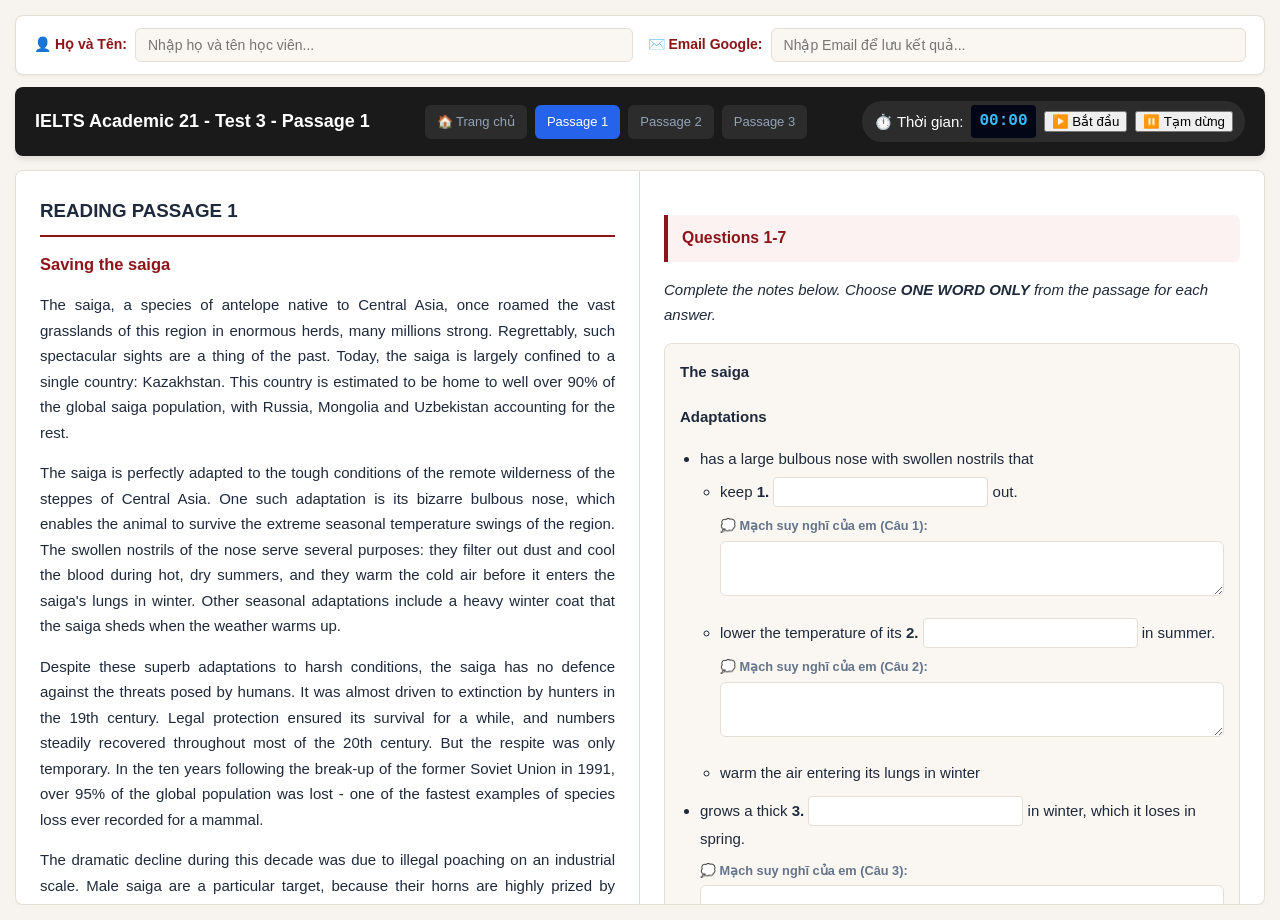
<file: cam21-test3-p1.html>
<!DOCTYPE html>
<html lang="vi">
<head>
  <meta charset="UTF-8">
  <title>IELTS 21 Test 3 - Passage 1: Saving the Saiga</title>
  <link rel="stylesheet" href="ielts-core.css">
</head>
<body>

<div class="user-info-box">
  <div class="user-info-field">
    <label for="studentNameInput">👤 Họ và Tên:</label>
    <input type="text" id="studentNameInput" placeholder="Nhập họ và tên học viên...">
  </div>
  <div class="user-info-field">
    <label for="studentEmailInput">✉️ Email Google:</label>
    <input type="email" id="studentEmailInput" placeholder="Nhập Email để lưu kết quả...">
  </div>
</div>

<div class="header-bar">
  <h1>IELTS Academic 21 - Test 3 - Passage 1</h1>
  
  <div class="header-nav">
    <a href="index.html" class="nav-link">🏠 Trang chủ</a>
    <a href="cam21-test3-p1.html" class="nav-link active">Passage 1</a>
    <a href="cam21-test3-p2.html" class="nav-link">Passage 2</a>
    <a href="cam21-test3-p3.html" class="nav-link">Passage 3</a>
  </div>

  <div class="timer-container">
    <span>⏱️ Thời gian:</span>
    <span class="timer-display" id="timerDisplay">00:00</span>
    <button class="btn-timer" onclick="startTimer()">▶️ Bắt đầu</button>
    <button class="btn-timer" onclick="pauseTimer()">⏸️ Tạm dừng</button>
  </div>

  <div class="score-badge" id="scoreBadge">Điểm số: <span id="scoreText">0/13</span></div>
</div>

<div id="hlPopup" class="hl-popup"><button id="btnDoHighlight">🖍️ Highlight</button></div>
<div id="removeHlPopup" class="hl-popup"><button id="btnRemoveHighlight">❌ Xóa Highlight</button></div>

<div class="container">
  <!-- CỘT BÀI ĐỌC -->
  <div class="passage-box" id="passageBox">
    <h2>READING PASSAGE 1</h2>
    <h3>Saving the saiga</h3>
    
    <p>The saiga, a species of antelope native to Central Asia, once roamed the vast grasslands of this region in enormous herds, many millions strong. Regrettably, such spectacular sights are a thing of the past. Today, <span class="hl" id="hl-q8" data-q="[Q8]">the saiga is largely confined to a single country: Kazakhstan. This country is estimated to be home to well over 90% of the global saiga population, with Russia, Mongolia and Uzbekistan accounting for the rest</span>.</p>
    
    <p>The saiga is perfectly adapted to the tough conditions of the remote wilderness of the steppes of Central Asia. One such adaptation is its bizarre bulbous nose, which enables the animal to survive the extreme seasonal temperature swings of the region. The swollen nostrils of the nose serve several purposes: they filter out <span class="hl" id="hl-q1" data-q="[Q1]"><span class="kw">dust</span></span> and cool the <span class="hl" id="hl-q2" data-q="[Q2]"><span class="kw">blood</span></span> during hot, dry summers, and they warm the cold air before it enters the saiga's lungs in winter. Other seasonal adaptations include a heavy winter <span class="hl" id="hl-q3" data-q="[Q3]"><span class="kw">coat</span></span> that the saiga sheds when the weather warms up.</p>
    
    <p>Despite these superb adaptations to harsh conditions, the saiga has no defence against the threats posed by humans. It was almost driven to extinction by hunters in the 19th century. Legal protection ensured its survival for a while, and <span class="hl" id="hl-q9" data-q="[Q9]">numbers steadily recovered throughout most of the 20th century</span>. But the respite was only temporary. In the ten years following the break-up of the former Soviet Union in 1991, over 95% of the global population was lost - one of the fastest examples of species loss ever recorded for a mammal.</p>
    
    <p>The dramatic decline during this decade was due to illegal poaching on an industrial scale. Male saiga are a particular target, because their <span class="hl" id="hl-q4" data-q="[Q4]"><span class="kw">horns</span></span> are highly prized by traditional medicine practitioners. <span class="hl" id="hl-q10" data-q="[Q10]">Poaching reached epidemic levels after misguided conservationists tried to relieve the pressure on threatened African rhinos by actively encouraging the use of saiga horns in traditional medicine as an alternative to those of rhinos</span>. Male saiga were almost wiped out, leading to a population crash from which the species has been struggling to recover ever since.</p>
    
    <p>Another threat to the survival of the saiga is loss of <span class="hl" id="hl-q5" data-q="[Q5]"><span class="kw">habitat</span></span>, as a result of agricultural expansion and human settlement. Physical barriers such as railways, pipelines and fences can block the seasonal migration <span class="hl" id="hl-q6" data-q="[Q6]"><span class="kw">routes</span></span> of this transboundary species. In the worst cases, herds may starve to death after being trapped.</p>
    
    <p>Then there is the risk of disease. In 2015, an outbreak of haemorrhagic septicaemia, caused by the normally harmless bacterium Pasteurella multocida, killed over 75% of the global adult saiga population in just three weeks. In 2017, 60% of the Mongolian saiga population - a subspecies found nowhere else in the world - was killed by a virus that spilled over from livestock. These so-called mass mortality events represent an unpredictable and serious threat to the species.</p>
    
    <p><span class="hl" id="hl-q11" data-q="[Q11]">Climate change poses a further threat. Although well adapted to cold winters and hot summers, saiga struggle to cope with temperature extremes and unpredictable fluctuations in climate</span>. Experts believe that unusually warm weather may have triggered the 2015 mass mortality event. The steppe region has also become increasingly arid in recent years, and many of the smaller <span class="hl" id="hl-q7" data-q="[Q7]"><span class="kw">streams</span></span> that the species normally depended on have dried up and vanished.</p>
    
    <p>Recent efforts to save the saiga have been spearheaded by the Altyn Dala Conservation Initiative, a project led by the Association for the Conservation of Biodiversity of Kazakhstan, working in partnership with the Kazakh government's Committee for Forestry and Wildlife, Frankfurt Zoological Society and Fauna and Flora, an international conservation charity. <span class="hl" id="hl-q12" data-q="[Q12]">Its purpose is to protect and restore Kazakhstan's steppe, semi-desert and desert ecosystems and the many species they support</span>, including the critically endangered saiga. <span class="hl" id="hl-q13" data-q="[Q13]">In 2022 the United Nations recognised the initiative as a World Restoration Flagship project</span>, an accolade reserved for the ten best examples of large-scale ecosystem restoration around the globe.</p>
    
    <p>So, how many saiga are there now? By 2000, the global saiga population had hit an all-time low of just 21,000 individuals. There was some recovery in the first decade of the new millennium but this was then crushed by devastating mass mortality events that saw the loss of hundreds of thousands of the species. But thanks to the intervention of the Altyn Dala Conservation Initiative, the most recent episodes in the ongoing story of the saiga have been relatively uplifting. Three years ago, the Ustyurt Plateau population in Kazakhstan experienced its largest mass birth of saiga calves in many years. An aerial census two years ago recorded an estimated 842,000 saiga across Kazakhstan as a whole, and according to an aerial survey earlier this year, the saiga population in Kazakhstan now exceeds 1.9 million. The world's strangest-looking antelope remains critically endangered, but the direction of travel is positive.</p>
  </div>

  <!-- CỘT CÂU HỎI -->
  <div class="question-box">
    <div class="section-title">Questions 1-7</div>
    <p><i>Complete the notes below. Choose <b>ONE WORD ONLY</b> from the passage for each answer.</i></p>

    <!-- Khối Bảng Note Completion Tích Hợp Trực Tiếp Question Container & Lời Giải -->
    <div style="background: var(--bg-subcard, #f8fafc); border: 1px solid var(--border-color, #e2e8f0); padding: 15px; border-radius: 8px; margin-bottom: 20px;">
      <h4 style="margin-top: 0;">The saiga</h4>
      <p><b>Adaptations</b></p>
      <ul style="line-height: 1.8; list-style-type: disc; padding-left: 20px;">
        <li>has a large bulbous nose with swollen nostrils that
          <ul style="padding-left: 20px; margin-top: 5px;">
            
            <!-- Q1 -->
            <li class="question" id="q1" style="background: transparent; padding: 0; margin-bottom: 15px; border: none;">
              keep <b>1.</b> <input type="text" id="q1_input" class="fill-input"> out.
              <div class="thought-box" style="margin: 8px 0;"><label>💭 Mạch suy nghĩ của em (Câu 1):</label><textarea id="q1_thought"></textarea></div>
              <div class="result"></div>
              <div class="explanation">
                <h4 style="color: #0369a1; margin-bottom: 8px;">📝 LỜI GIẢI CHI TIẾT 4 BƯỚC:</h4>
                <div class="exp-step">• <b>Đáp án chốt:</b> <span class="kw-exp">dust</span></div>
                <div class="exp-step">• <b>Bước 1 (Cắt câu & Khoanh từ):</b> Giữ cái gì đó bên ngoài ('keep ... out'). Cần danh từ.</div>
                <div class="exp-step">• <b>Bước 2 (Tìm vị trí):</b> Quét 'swollen nostrils', 'filter out' ở Đoạn 2.</div>
                <div class="exp-step">• <b>Bước 3 (So từ hai bên):</b> Bài đọc ghi <mark style="background-color: #fef08a;">filter out dust</mark> trùng nghĩa với 'keep dust out'.</div>
                <div class="exp-step">• <b>Bước 4 (Chốt đáp án):</b> Chép từ <span class="kw-exp">dust</span>.</div>
                <div class="exp-step" style="background: #f1f5f9; padding: 6px; border-radius: 4px; margin-top: 4px;">🛡️ <b>Mẹo B1:</b> 'filter out' = 'keep out'. Từ liền kề là <b>dust</b>.</div>
                <button class="btn-locate" onclick="highlightText('hl-q1')">📍 Định vị vị trí trong bài đọc</button>
                <div class="ai-assistant-box">
                  <label>🤖 Hỏi Trợ giảng AI về câu này:</label>
                  <div class="ai-input-group"><input type="text" id="ai_ask_q1"><button class="ai-btn" onclick="askGeminiAI('q1')">Gửi AI</button></div>
                  <div class="ai-response" id="ai_response_q1"></div>
                </div>
              </div>
            </li>

            <!-- Q2 -->
            <li class="question" id="q2" style="background: transparent; padding: 0; margin-bottom: 15px; border: none;">
              lower the temperature of its <b>2.</b> <input type="text" id="q2_input" class="fill-input"> in summer.
              <div class="thought-box" style="margin: 8px 0;"><label>💭 Mạch suy nghĩ của em (Câu 2):</label><textarea id="q2_thought"></textarea></div>
              <div class="result"></div>
              <div class="explanation">
                <h4 style="color: #0369a1; margin-bottom: 8px;">📝 LỜI GIẢI CHI TIẾT 4 BƯỚC:</h4>
                <div class="exp-step">• <b>Đáp án chốt:</b> <span class="kw-exp">blood</span></div>
                <div class="exp-step">• <b>Bước 1 (Cắt câu & Khoanh từ):</b> Hạ nhiệt độ của cái gì vào mùa hè ('lower temperature of its ... in summer').</div>
                <div class="exp-step">• <b>Bước 2 (Tìm vị trí):</b> Quét 'cool', 'summers' ở Đoạn 2.</div>
                <div class="exp-step">• <b>Bước 3 (So từ hai bên):</b> Bài đọc ghi <mark style="background-color: #fef08a;">cool the blood during hot, dry summers</mark>.</div>
                <div class="exp-step">• <b>Bước 4 (Chốt đáp án):</b> 'cool' = 'lower temperature'. Chép <span class="kw-exp">blood</span>.</div>
                <div class="exp-step" style="background: #f1f5f9; padding: 6px; border-radius: 4px; margin-top: 4px;">🛡️ <b>Mẹo B1:</b> 'cool' đi với <b>blood</b>.</div>
                <button class="btn-locate" onclick="highlightText('hl-q2')">📍 Định vị vị trí trong bài đọc</button>
                <div class="ai-assistant-box">
                  <label>🤖 Hỏi Trợ giảng AI về câu này:</label>
                  <div class="ai-input-group"><input type="text" id="ai_ask_q2"><button class="ai-btn" onclick="askGeminiAI('q2')">Gửi AI</button></div>
                  <div class="ai-response" id="ai_response_q2"></div>
                </div>
              </div>
            </li>

            <li>warm the air entering its lungs in winter</li>
          </ul>
        </li>

        <!-- Q3 -->
        <li class="question" id="q3" style="background: transparent; padding: 0; margin-top: 10px; margin-bottom: 15px; border: none;">
          grows a thick <b>3.</b> <input type="text" id="q3_input" class="fill-input"> in winter, which it loses in spring.
          <div class="thought-box" style="margin: 8px 0;"><label>💭 Mạch suy nghĩ của em (Câu 3):</label><textarea id="q3_thought"></textarea></div>
          <div class="result"></div>
          <div class="explanation">
            <h4 style="color: #0369a1; margin-bottom: 8px;">📝 LỜI GIẢI CHI TIẾT 4 BƯỚC:</h4>
            <div class="exp-step">• <b>Đáp án chốt:</b> <span class="kw-exp">coat</span></div>
            <div class="exp-step">• <b>Bước 1 (Cắt câu & Khoanh từ):</b> Mọc một cái gì đó dày vào mùa đông ('grows a thick ... in winter').</div>
            <div class="exp-step">• <b>Bước 2 (Tìm vị trí):</b> Quét 'winter', 'sheds' ở Đoạn 2.</div>
            <div class="exp-step">• <b>Bước 3 (So từ hai bên):</b> Bài đọc ghi <mark style="background-color: #fef08a;">heavy winter coat</mark>. 'heavy' = 'thick'.</div>
            <div class="exp-step">• <b>Bước 4 (Chốt đáp án):</b> Chép từ <span class="kw-exp">coat</span>.</div>
            <div class="exp-step" style="background: #f1f5f9; padding: 6px; border-radius: 4px; margin-top: 4px;">🛡️ <b>Mẹo B1:</b> 'heavy winter coat' -> chọn <b>coat</b>.</div>
            <button class="btn-locate" onclick="highlightText('hl-q3')">📍 Định vị vị trí trong bài đọc</button>
            <div class="ai-assistant-box">
              <label>🤖 Hỏi Trợ giảng AI về câu này:</label>
              <div class="ai-input-group"><input type="text" id="ai_ask_q3"><button class="ai-btn" onclick="askGeminiAI('q3')">Gửi AI</button></div>
              <div class="ai-response" id="ai_response_q3"></div>
            </div>
          </div>
        </li>
      </ul>

      <p style="margin-top: 15px;"><b>Reasons for population decline</b></p>
      <ul style="line-height: 1.8; list-style-type: disc; padding-left: 20px;">
        
        <!-- Q4 -->
        <li class="question" id="q4" style="background: transparent; padding: 0; margin-bottom: 15px; border: none;">
          poaching, especially for the <b>4.</b> <input type="text" id="q4_input" class="fill-input"> of male saiga.
          <div class="thought-box" style="margin: 8px 0;"><label>💭 Mạch suy nghĩ của em (Câu 4):</label><textarea id="q4_thought"></textarea></div>
          <div class="result"></div>
          <div class="explanation">
            <h4 style="color: #0369a1; margin-bottom: 8px;">📝 LỜI GIẢI CHI TIẾT 4 BƯỚC:</h4>
            <div class="exp-step">• <b>Đáp án chốt:</b> <span class="kw-exp">horns</span></div>
            <div class="exp-step">• <b>Bước 1 (Cắt câu & Khoanh từ):</b> Săn bắt đặc biệt vì cái gì của con đực ('poaching, especially for ... of male saiga').</div>
            <div class="exp-step">• <b>Bước 2 (Tìm vị trí):</b> Quét 'Male saiga', 'highly prized' ở Đoạn 4.</div>
            <div class="exp-step">• <b>Bước 3 (So từ hai bên):</b> Bài đọc ghi <mark style="background-color: #fef08a;">their horns are highly prized</mark>.</div>
            <div class="exp-step">• <b>Bước 4 (Chốt đáp án):</b> Chép từ <span class="kw-exp">horns</span>.</div>
            <div class="exp-step" style="background: #f1f5f9; padding: 6px; border-radius: 4px; margin-top: 4px;">🛡️ <b>Mẹo B1:</b> 'Male saiga' + 'horns' (sừng).</div>
            <button class="btn-locate" onclick="highlightText('hl-q4')">📍 Định vị vị trí trong bài đọc</button>
            <div class="ai-assistant-box">
              <label>🤖 Hỏi Trợ giảng AI về câu này:</label>
              <div class="ai-input-group"><input type="text" id="ai_ask_q4"><button class="ai-btn" onclick="askGeminiAI('q4')">Gửi AI</button></div>
              <div class="ai-response" id="ai_response_q4"></div>
            </div>
          </div>
        </li>

        <li>expansion of farms and settlements, causing
          <ul style="padding-left: 20px; margin-top: 5px;">
            
            <!-- Q5 -->
            <li class="question" id="q5" style="background: transparent; padding: 0; margin-bottom: 15px; border: none;">
              reduction in the size of the saiga's <b>5.</b> <input type="text" id="q5_input" class="fill-input">.
              <div class="thought-box" style="margin: 8px 0;"><label>💭 Mạch suy nghĩ của em (Câu 5):</label><textarea id="q5_thought"></textarea></div>
              <div class="result"></div>
              <div class="explanation">
                <h4 style="color: #0369a1; margin-bottom: 8px;">📝 LỜI GIẢI CHI TIẾT 4 BƯỚC:</h4>
                <div class="exp-step">• <b>Đáp án chốt:</b> <span class="kw-exp">habitat</span></div>
                <div class="exp-step">• <b>Bước 1 (Cắt câu & Khoanh từ):</b> Giảm kích thước của cái gì ('reduction in size of saiga's ...').</div>
                <div class="exp-step">• <b>Bước 2 (Tìm vị trí):</b> Quét 'agricultural expansion' ở Đoạn 5.</div>
                <div class="exp-step">• <b>Bước 3 (So từ hai bên):</b> Bài đọc ghi <mark style="background-color: #fef08a;">loss of habitat, as a result of agricultural expansion</mark>.</div>
                <div class="exp-step">• <b>Bước 4 (Chốt đáp án):</b> Chép từ <span class="kw-exp">habitat</span>.</div>
                <div class="exp-step" style="background: #f1f5f9; padding: 6px; border-radius: 4px; margin-top: 4px;">🛡️ <b>Mẹo B1:</b> 'habitat' (môi trường sống).</div>
                <button class="btn-locate" onclick="highlightText('hl-q5')">📍 Định vị vị trí trong bài đọc</button>
                <div class="ai-assistant-box">
                  <label>🤖 Hỏi Trợ giảng AI về câu này:</label>
                  <div class="ai-input-group"><input type="text" id="ai_ask_q5"><button class="ai-btn" onclick="askGeminiAI('q5')">Gửi AI</button></div>
                  <div class="ai-response" id="ai_response_q5"></div>
                </div>
              </div>
            </li>

            <!-- Q6 -->
            <li class="question" id="q6" style="background: transparent; padding: 0; margin-bottom: 15px; border: none;">
              loss of access to the <b>6.</b> <input type="text" id="q6_input" class="fill-input"> which they use for migration.
              <div class="thought-box" style="margin: 8px 0;"><label>💭 Mạch suy nghĩ của em (Câu 6):</label><textarea id="q6_thought"></textarea></div>
              <div class="result"></div>
              <div class="explanation">
                <h4 style="color: #0369a1; margin-bottom: 8px;">📝 LỜI GIẢI CHI TIẾT 4 BƯỚC:</h4>
                <div class="exp-step">• <b>Đáp án chốt:</b> <span class="kw-exp">routes</span></div>
                <div class="exp-step">• <b>Bước 1 (Cắt câu & Khoanh từ):</b> Mất lối đi vào cái gì dùng để di cư ('loss of access to ... use for migration').</div>
                <div class="exp-step">• <b>Bước 2 (Tìm vị trí):</b> Quét 'migration' ở Đoạn 5.</div>
                <div class="exp-step">• <b>Bước 3 (So từ hai bên):</b> Bài đọc ghi <mark style="background-color: #fef08a;">block the seasonal migration routes</mark>.</div>
                <div class="exp-step">• <b>Bước 4 (Chốt đáp án):</b> Chép từ <span class="kw-exp">routes</span>.</div>
                <div class="exp-step" style="background: #f1f5f9; padding: 6px; border-radius: 4px; margin-top: 4px;">🛡️ <b>Mẹo B1:</b> 'migration routes' (tuyến đường di cư).</div>
                <button class="btn-locate" onclick="highlightText('hl-q6')">📍 Định vị vị trí trong bài đọc</button>
                <div class="ai-assistant-box">
                  <label>🤖 Hỏi Trợ giảng AI về câu này:</label>
                  <div class="ai-input-group"><input type="text" id="ai_ask_q6"><button class="ai-btn" onclick="askGeminiAI('q6')">Gửi AI</button></div>
                  <div class="ai-response" id="ai_response_q6"></div>
                </div>
              </div>
            </li>

          </ul>
        </li>

        <li style="margin-top: 5px;">various forms of disease, leading to mass mortality events</li>
        
        <!-- Q7 -->
        <li class="question" id="q7" style="background: transparent; padding: 0; margin-top: 10px; margin-bottom: 15px; border: none;">
          climate change, causing the disappearance of <b>7.</b> <input type="text" id="q7_input" class="fill-input"> which the saiga relied on.
          <div class="thought-box" style="margin: 8px 0;"><label>💭 Mạch suy nghĩ của em (Câu 7):</label><textarea id="q7_thought"></textarea></div>
          <div class="result"></div>
          <div class="explanation">
            <h4 style="color: #0369a1; margin-bottom: 8px;">📝 LỜI GIẢI CHI TIẾT 4 BƯỚC:</h4>
            <div class="exp-step">• <b>Đáp án chốt:</b> <span class="kw-exp">streams</span></div>
            <div class="exp-step">• <b>Bước 1 (Cắt câu & Khoanh từ):</b> Biến mất cái gì saiga phụ thuộc vào ('disappearance of ... saiga relied on').</div>
            <div class="exp-step">• <b>Bước 2 (Tìm vị trí):</b> Quét 'vanished', 'depend' ở Đoạn 7.</div>
            <div class="exp-step">• <b>Bước 3 (So từ hai bên):</b> Bài đọc ghi <mark style="background-color: #fef08a;">smaller streams that the species normally depended on have dried up and vanished</mark>.</div>
            <div class="exp-step">• <b>Bước 4 (Chốt đáp án):</b> 'vanished' = 'disappearance'. Chép <span class="kw-exp">streams</span>.</div>
            <div class="exp-step" style="background: #f1f5f9; padding: 6px; border-radius: 4px; margin-top: 4px;">🛡️ <b>Mẹo B1:</b> 'vanished' = 'disappearance'. Từ liên quan là <b>streams</b>.</div>
            <button class="btn-locate" onclick="highlightText('hl-q7')">📍 Định vị vị trí trong bài đọc</button>
            <div class="ai-assistant-box">
              <label>🤖 Hỏi Trợ giảng AI về câu này:</label>
              <div class="ai-input-group"><input type="text" id="ai_ask_q7"><button class="ai-btn" onclick="askGeminiAI('q7')">Gửi AI</button></div>
              <div class="ai-response" id="ai_response_q7"></div>
            </div>
          </div>
        </li>

      </ul>
    </div>

    <!-- Questions 8-13 TFNG -->
    <div class="section-title" style="margin-top: 30px;">Questions 8-13</div>
    <p><i>Do the following statements agree with the information given in Reading Passage 1? Select TRUE, FALSE, or NOT GIVEN.</i></p>

    <!-- Q8 -->
    <div class="question" id="q8">
      <p><b>8.</b> Today, numbers of saiga are distributed evenly across four nations in Central Asia: Kazakhstan, Russia, Mongolia and Uzbekistan.</p>
      <div class="options">
        <label><input type="radio" name="q8" value="TRUE"> TRUE</label>
        <label><input type="radio" name="q8" value="FALSE"> FALSE</label>
        <label><input type="radio" name="q8" value="NOT GIVEN"> NOT GIVEN</label>
      </div>
      <div class="thought-box"><label>💭 Mạch suy nghĩ của em:</label><textarea id="q8_thought"></textarea></div>
      <div class="result"></div>
      <div class="explanation">
        <h4 style="color: #0369a1; margin-bottom: 8px;">📝 LỜI GIẢI CHI TIẾT 4 BƯỚC:</h4>
        <div class="exp-step">• <b>Đáp án chốt:</b> <span class="kw-exp">FALSE</span></div>
        <div class="exp-step">• <b>Bước 1 (Cắt câu & Khoanh từ):</b> Phân bố đồng đều ('distributed evenly') ở 4 quốc gia. Khoanh từ <mark style="background-color: #fef08a;">distributed evenly</mark>.</div>
        <div class="exp-step">• <b>Bước 2 (Tìm vị trí):</b> Quét tên các nước ở Đoạn 1.</div>
        <div class="exp-step">• <b>Bước 3 (So từ hai bên):</b> Bài đọc ghi Kazakhstan chiếm hơn 90% (<mark style="background-color: #fef08a;">well over 90% of global population</mark>), các nước còn lại chỉ chiếm phần nhỏ.</div>
        <div class="exp-step">• <b>Bước 4 (Chốt đáp án):</b> Một nước chiếm 90% mâu thuẫn với 'phân bố đều'. Chọn <b>FALSE</b>.</div>
        <div class="exp-step" style="background: #f1f5f9; padding: 6px; border-radius: 4px; margin-top: 4px;">🛡️ <b>Mẹo B1:</b> 'distributed evenly' (đều) VS '90% in one country'. Chọn <b>FALSE</b>.</div>
        <button class="btn-locate" onclick="highlightText('hl-q8')">📍 Định vị vị trí trong bài đọc</button>
        <div class="ai-assistant-box">
          <label>🤖 Hỏi Trợ giảng AI về câu này:</label>
          <div class="ai-input-group"><input type="text" id="ai_ask_q8"><button class="ai-btn" onclick="askGeminiAI('q8')">Gửi AI</button></div>
          <div class="ai-response" id="ai_response_q8"></div>
        </div>
      </div>
    </div>

    <!-- Q9 -->
    <div class="question" id="q9">
      <p><b>9.</b> For most of the 20th century, the population of saiga were falling.</p>
      <div class="options">
        <label><input type="radio" name="q9" value="TRUE"> TRUE</label>
        <label><input type="radio" name="q9" value="FALSE"> FALSE</label>
        <label><input type="radio" name="q9" value="NOT GIVEN"> NOT GIVEN</label>
      </div>
      <div class="thought-box"><label>💭 Mạch suy nghĩ của em:</label><textarea id="q9_thought"></textarea></div>
      <div class="result"></div>
      <div class="explanation">
        <h4 style="color: #0369a1; margin-bottom: 8px;">📝 LỜI GIẢI CHI TIẾT 4 BƯỚC:</h4>
        <div class="exp-step">• <b>Đáp án chốt:</b> <span class="kw-exp">FALSE</span></div>
        <div class="exp-step">• <b>Bước 1 (Cắt câu & Khoanh từ):</b> Trong hầu hết thế kỷ 20, số lượng bị sụt giảm ('population were falling'). Khoanh <mark style="background-color: #fef08a;">were falling</mark>.</div>
        <div class="exp-step">• <b>Bước 2 (Tìm vị trí):</b> Quét '20th century' ở Đoạn 3.</div>
        <div class="exp-step">• <b>Bước 3 (So từ hai bên):</b> Bài đọc ghi <mark style="background-color: #fef08a;">numbers steadily recovered throughout most of the 20th century</mark> (phục hồi ổn định).</div>
        <div class="exp-step">• <b>Bước 4 (Chốt đáp án):</b> 'recovered' (phục hồi) trái ngược với 'falling' (giảm). Chọn <b>FALSE</b>.</div>
        <div class="exp-step" style="background: #f1f5f9; padding: 6px; border-radius: 4px; margin-top: 4px;">🛡️ <b>Mẹo B1:</b> 'recovered' (phục hồi) VS 'falling' (sụt giảm). Chọn <b>FALSE</b>.</div>
        <button class="btn-locate" onclick="highlightText('hl-q9')">📍 Định vị vị trí trong bài đọc</button>
        <div class="ai-assistant-box">
          <label>🤖 Hỏi Trợ giảng AI về câu này:</label>
          <div class="ai-input-group"><input type="text" id="ai_ask_q9"><button class="ai-btn" onclick="askGeminiAI('q9')">Gửi AI</button></div>
          <div class="ai-response" id="ai_response_q9"></div>
        </div>
      </div>
    </div>

    <!-- Q10 -->
    <div class="question" id="q10">
      <p><b>10.</b> Efforts to protect rhinos in Africa had a significant effect on saiga populations.</p>
      <div class="options">
        <label><input type="radio" name="q10" value="TRUE"> TRUE</label>
        <label><input type="radio" name="q10" value="FALSE"> FALSE</label>
        <label><input type="radio" name="q10" value="NOT GIVEN"> NOT GIVEN</label>
      </div>
      <div class="thought-box"><label>💭 Mạch suy nghĩ của em:</label><textarea id="q10_thought"></textarea></div>
      <div class="result"></div>
      <div class="explanation">
        <h4 style="color: #0369a1; margin-bottom: 8px;">📝 LỜI GIẢI CHI TIẾT 4 BƯỚC:</h4>
        <div class="exp-step">• <b>Đáp án chốt:</b> <span class="kw-exp">TRUE</span></div>
        <div class="exp-step">• <b>Bước 1 (Cắt câu & Khoanh từ):</b> Bảo vệ tê giác ở Phi Châu gây ảnh hưởng lớn tới saiga ('significant effect on saiga'). Khoanh <mark style="background-color: #fef08a;">significant effect</mark>.</div>
        <div class="exp-step">• <b>Bước 2 (Tìm vị trí):</b> Quét 'African rhinos' ở Đoạn 4.</div>
        <div class="exp-step">• <b>Bước 3 (So từ hai bên):</b> Bài đọc ghi khuyến khích dùng sừng saiga thay sừng tê giác khiến <mark style="background-color: #fef08a;">Male saiga were almost wiped out, leading to a population crash</mark>.</div>
        <div class="exp-step">• <b>Bước 4 (Chốt đáp án):</b> Dẫn đến sụt giảm nghiêm trọng chính là tác động lớn. Chọn <b>TRUE</b>.</div>
        <div class="exp-step" style="background: #f1f5f9; padding: 6px; border-radius: 4px; margin-top: 4px;">🛡️ <b>Mẹo B1:</b> Gây ra sụt giảm saiga nghiêm trọng = 'significant effect'. Chọn <b>TRUE</b>.</div>
        <button class="btn-locate" onclick="highlightText('hl-q10')">📍 Định vị vị trí trong bài đọc</button>
        <div class="ai-assistant-box">
          <label>🤖 Hỏi Trợ giảng AI về câu này:</label>
          <div class="ai-input-group"><input type="text" id="ai_ask_q10"><button class="ai-btn" onclick="askGeminiAI('q10')">Gửi AI</button></div>
          <div class="ai-response" id="ai_response_q10"></div>
        </div>
      </div>
    </div>

    <!-- Q11 -->
    <div class="question" id="q11">
      <p><b>11.</b> Unpredictable fluctuations in climate are threatening the wildlife of Central Asia more than in other parts of the world.</p>
      <div class="options">
        <label><input type="radio" name="q11" value="TRUE"> TRUE</label>
        <label><input type="radio" name="q11" value="FALSE"> FALSE</label>
        <label><input type="radio" name="q11" value="NOT GIVEN"> NOT GIVEN</label>
      </div>
      <div class="thought-box"><label>💭 Mạch suy nghĩ của em:</label><textarea id="q11_thought"></textarea></div>
      <div class="result"></div>
      <div class="explanation">
        <h4 style="color: #0369a1; margin-bottom: 8px;">📝 LỜI GIẢI CHI TIẾT 4 BƯỚC:</h4>
        <div class="exp-step">• <b>Đáp án chốt:</b> <span class="kw-exp">NOT GIVEN</span></div>
        <div class="exp-step">• <b>Bước 1 (Cắt câu & Khoanh từ):</b> Biến đổi khí hậu đe dọa Trung Á nhiều hơn nơi khác ('more than in other parts of the world'). Khoanh từ so sánh <mark style="background-color: #fef08a;">more than</mark>.</div>
        <div class="exp-step">• <b>Bước 2 (Tìm vị trí):</b> Quét 'fluctuations in climate' ở Đoạn 7.</div>
        <div class="exp-step">• <b>Bước 3 (So từ hai bên):</b> Bài đọc nói khí hậu đe dọa saiga, nhưng KHÔNG hề so sánh với các nơi khác trên thế giới.</div>
        <div class="exp-step">• <b>Bước 4 (Chốt đáp án):</b> Không có thông tin so sánh hơn. Chọn <b>NOT GIVEN</b>.</div>
        <div class="exp-step" style="background: #f1f5f9; padding: 6px; border-radius: 4px; margin-top: 4px;">🛡️ <b>Mẹo B1:</b> Thấy so sánh hơn 'more than' mà bài không đề cập -> Chọn <b>NOT GIVEN</b>.</div>
        <button class="btn-locate" onclick="highlightText('hl-q11')">📍 Định vị vị trí trong bài đọc</button>
        <div class="ai-assistant-box">
          <label>🤖 Hỏi Trợ giảng AI về câu này:</label>
          <div class="ai-input-group"><input type="text" id="ai_ask_q11"><button class="ai-btn" onclick="askGeminiAI('q11')">Gửi AI</button></div>
          <div class="ai-response" id="ai_response_q11"></div>
        </div>
      </div>
    </div>

    <!-- Q12 -->
    <div class="question" id="q12">
      <p><b>12.</b> The Altyn Dala Conservation Initiative was formed for the benefit of a number of different animals.</p>
      <div class="options">
        <label><input type="radio" name="q12" value="TRUE"> TRUE</label>
        <label><input type="radio" name="q12" value="FALSE"> FALSE</label>
        <label><input type="radio" name="q12" value="NOT GIVEN"> NOT GIVEN</label>
      </div>
      <div class="thought-box"><label>💭 Mạch suy nghĩ của em:</label><textarea id="q12_thought"></textarea></div>
      <div class="result"></div>
      <div class="explanation">
        <h4 style="color: #0369a1; margin-bottom: 8px;">📝 LỜI GIẢI CHI TIẾT 4 BƯỚC:</h4>
        <div class="exp-step">• <b>Đáp án chốt:</b> <span class="kw-exp">TRUE</span></div>
        <div class="exp-step">• <b>Bước 1 (Cắt câu & Khoanh từ):</b> Thành lập vì lợi ích của nhiều loài động vật khác nhau ('number of different animals'). Khoanh <mark style="background-color: #fef08a;">number of different animals</mark>.</div>
        <div class="exp-step">• <b>Bước 2 (Tìm vị trí):</b> Quét 'Altyn Dala Conservation Initiative' ở Đoạn 8.</div>
        <div class="exp-step">• <b>Bước 3 (So từ hai bên):</b> Bài đọc ghi <mark style="background-color: #fef08a;">protect and restore... ecosystems and the many species they support</mark>.</div>
        <div class="exp-step">• <b>Bước 4 (Chốt đáp án):</b> 'many species' = 'number of different animals'. Chọn <b>TRUE</b>.</div>
        <div class="exp-step" style="background: #f1f5f9; padding: 6px; border-radius: 4px; margin-top: 4px;">🛡️ <b>Mẹo B1:</b> 'many species' = 'number of different animals'. Chọn <b>TRUE</b>.</div>
        <button class="btn-locate" onclick="highlightText('hl-q12')">📍 Định vị vị trí trong bài đọc</button>
        <div class="ai-assistant-box">
          <label>🤖 Hỏi Trợ giảng AI về câu này:</label>
          <div class="ai-input-group"><input type="text" id="ai_ask_q12"><button class="ai-btn" onclick="askGeminiAI('q12')">Gửi AI</button></div>
          <div class="ai-response" id="ai_response_q12"></div>
        </div>
      </div>
    </div>

    <!-- Q13 -->
    <div class="question" id="q13">
      <p><b>13.</b> The Altyn Dala Conservation Initiative's recognition as a World Restoration Flagship project attracted additional international funding for the scheme.</p>
      <div class="options">
        <label><input type="radio" name="q13" value="TRUE"> TRUE</label>
        <label><input type="radio" name="q13" value="FALSE"> FALSE</label>
        <label><input type="radio" name="q13" value="NOT GIVEN"> NOT GIVEN</label>
      </div>
      <div class="thought-box"><label>💭 Mạch suy nghĩ của em:</label><textarea id="q13_thought"></textarea></div>
      <div class="result"></div>
      <div class="explanation">
        <h4 style="color: #0369a1; margin-bottom: 8px;">📝 LỜI GIẢI CHI TIẾT 4 BƯỚC:</h4>
        <div class="exp-step">• <b>Đáp án chốt:</b> <span class="kw-exp">NOT GIVEN</span></div>
        <div class="exp-step">• <b>Bước 1 (Cắt câu & Khoanh từ):</b> Được công nhận giúp thu hút thêm quỹ tài trợ quốc tế ('attracted additional international funding'). Khoanh <mark style="background-color: #fef08a;">additional international funding</mark>.</div>
        <div class="exp-step">• <b>Bước 2 (Tìm vị trí):</b> Quét 'World Restoration Flagship' ở Đoạn 8.</div>
        <div class="exp-step">• <b>Bước 3 (So từ hai bên):</b> Bài đọc nói được công nhận là danh hiệu cao quý, nhưng KHÔNG nhắc gì đến việc nhận thêm tiền quỹ quốc tế.</div>
        <div class="exp-step">• <b>Bước 4 (Chốt đáp án):</b> Không có thông tin về tiền tài trợ. Chọn <b>NOT GIVEN</b>.</div>
        <div class="exp-step" style="background: #f1f5f9; padding: 6px; border-radius: 4px; margin-top: 4px;">🛡️ <b>Mẹo B1:</b> Không thấy nhắc từ 'funding' (tiền quỹ) trong bài đọc. Chọn <b>NOT GIVEN</b>.</div>
        <button class="btn-locate" onclick="highlightText('hl-q13')">📍 Định vị vị trí trong bài đọc</button>
        <div class="ai-assistant-box">
          <label>🤖 Hỏi Trợ giảng AI về câu này:</label>
          <div class="ai-input-group"><input type="text" id="ai_ask_q13"><button class="ai-btn" onclick="askGeminiAI('q13')">Gửi AI</button></div>
          <div class="ai-response" id="ai_response_q13"></div>
        </div>
      </div>
    </div>

    <button class="btn-submit" onclick="checkAnswers()">CHẤM BÀI VÀ NỘP KẾT QUẢ</button>
  </div>
</div>

<script>
  window.TEST_DATA = {
    title: "Cam 21 Test 3 Passage 1",
    answers: {
      q1: "dust",
      q2: "blood",
      q3: "coat",
      q4: "horns",
      q5: "habitat",
      q6: "routes",
      q7: "streams",
      q8: "FALSE",
      q9: "FALSE",
      q10: "TRUE",
      q11: "NOT GIVEN",
      q12: "TRUE",
      q13: "NOT GIVEN"
    }
  };
</script>
<script src="ielts-core.js"></script>
</body>
</html>
</file>
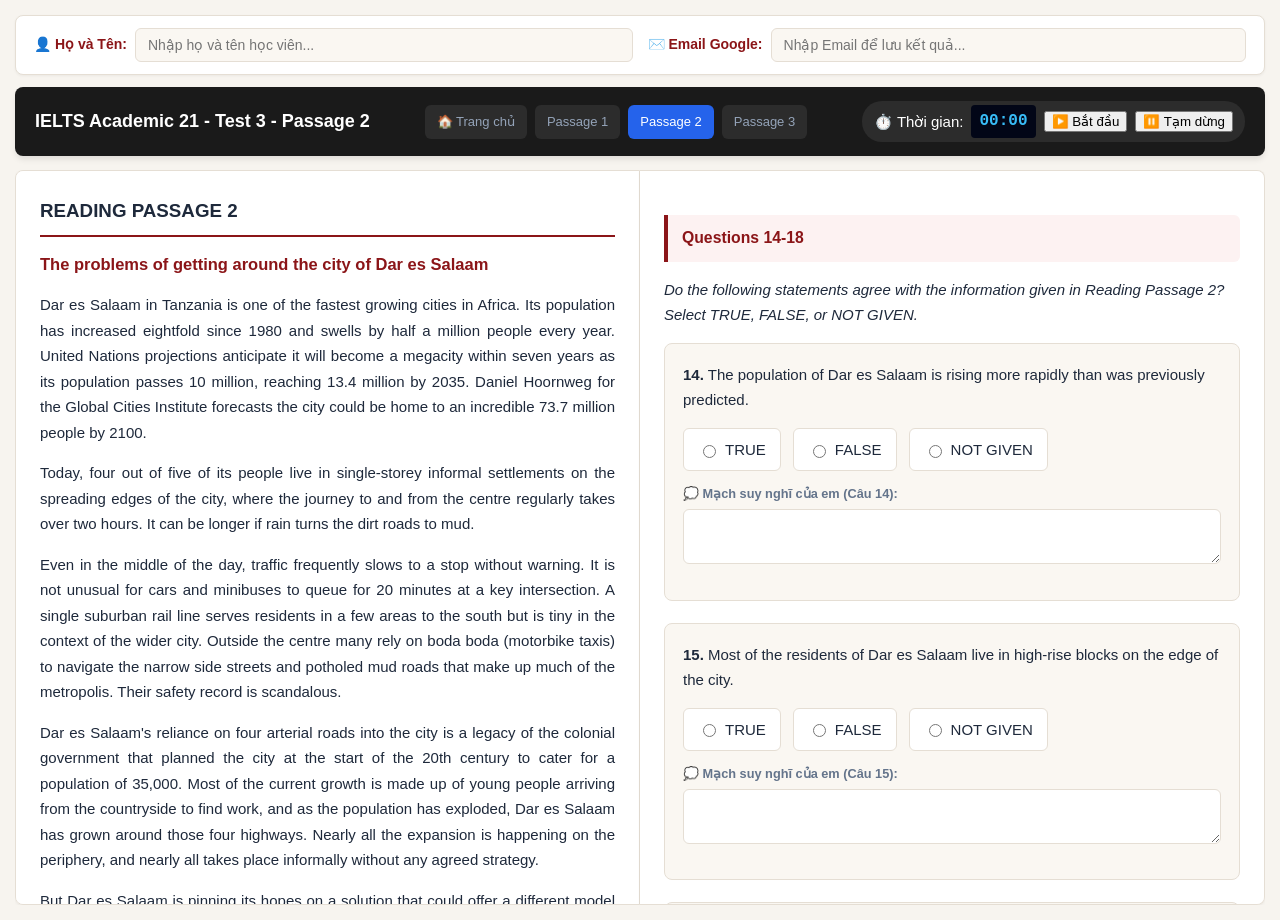
<file: cam21-test3-p2.html>
<!DOCTYPE html>
<html lang="vi">
<head>
  <meta charset="UTF-8">
  <title>IELTS 21 Test 3 - Passage 2: The problems of getting around the city of Dar es Salaam</title>
  <link rel="stylesheet" href="ielts-core.css">
</head>
<body>

<div class="user-info-box">
  <div class="user-info-field">
    <label for="studentNameInput">👤 Họ và Tên:</label>
    <input type="text" id="studentNameInput" placeholder="Nhập họ và tên học viên...">
  </div>
  <div class="user-info-field">
    <label for="studentEmailInput">✉️ Email Google:</label>
    <input type="email" id="studentEmailInput" placeholder="Nhập Email để lưu kết quả...">
  </div>
</div>

<div class="header-bar">
  <h1>IELTS Academic 21 - Test 3 - Passage 2</h1>
  
  <div class="header-nav">
    <a href="index.html" class="nav-link">🏠 Trang chủ</a>
    <a href="cam21-test3-p1.html" class="nav-link">Passage 1</a>
    <a href="cam21-test3-p2.html" class="nav-link active">Passage 2</a>
    <a href="cam21-test3-p3.html" class="nav-link">Passage 3</a>
  </div>

  <div class="timer-container">
    <span>⏱️ Thời gian:</span>
    <span class="timer-display" id="timerDisplay">00:00</span>
    <button class="btn-timer" onclick="startTimer()">▶️ Bắt đầu</button>
    <button class="btn-timer" onclick="pauseTimer()">⏸️ Tạm dừng</button>
  </div>

  <div class="score-badge" id="scoreBadge">Điểm số: <span id="scoreText">0/13</span></div>
</div>

<div id="hlPopup" class="hl-popup"><button id="btnDoHighlight">🖍️ Highlight</button></div>
<div id="removeHlPopup" class="hl-popup"><button id="btnRemoveHighlight">❌ Xóa Highlight</button></div>

<div class="container">
  <!-- CỘT BÀI ĐỌC -->
  <div class="passage-box" id="passageBox">
    <h2>READING PASSAGE 2</h2>
    <h3>The problems of getting around the city of Dar es Salaam</h3>
    
    <p><span class="hl" id="hl-q14" data-q="[Q14]">Dar es Salaam in Tanzania is one of the fastest growing cities in Africa. Its population has increased eightfold since 1980 and swells by half a million people every year. United Nations projections anticipate it will become a megacity within seven years as its population passes 10 million, reaching 13.4 million by 2035. Daniel Hoornweg for the Global Cities Institute forecasts the city could be home to an incredible 73.7 million people by 2100.</span></p>
    
    <p><span class="hl" id="hl-q15" data-q="[Q15]">Today, four out of five of its people live in single-storey informal settlements on the spreading edges of the city, where the journey to and from the centre regularly takes over two hours.</span> It can be longer if rain turns the dirt roads to mud.</p>
    
    <p>Even in the middle of the day, traffic frequently slows to a stop without warning. It is not unusual for cars and minibuses to queue for 20 minutes at a key intersection. <span class="hl" id="hl-q16" data-q="[Q16]">A single suburban rail line serves residents in a few areas to the south but is tiny in the context of the wider city.</span> Outside the centre many rely on boda boda (motorbike taxis) to navigate the narrow side streets and potholed mud roads that make up much of the metropolis. Their safety record is scandalous.</p>
    
    <p>Dar es Salaam's reliance on four arterial roads into the city is a legacy of the colonial government that planned the city at the start of the 20th century to cater for a population of 35,000. Most of the current growth is made up of young people arriving from the countryside to find work, and as the population has exploded, Dar es Salaam has grown around those four highways. <span class="hl" id="hl-q17" data-q="[Q17]">Nearly all the expansion is happening on the periphery, and nearly all takes place informally without any agreed strategy.</span></p>
    
    <p><span class="hl" id="hl-q18" data-q="[Q18]">But Dar es Salaam is pinning its hopes on a solution that could offer a different model for Africa's megacities, giving them an alternative to a future controlled by the private car. Unlike many cities on the continent, Dar es Salaam isn't trying to build a metro. It has chosen a less exciting but cheaper and more achievable method: the bus.</span></p>
    
    <p>The DART bus rapid transit (BRT) system <span class="hl" id="hl-q19" data-q="[Q19]">runs on bus <span class="kw">lanes</span> separated from other traffic</span>, mostly in the middle of the road to reduce stoppages. <span class="hl" id="hl-q20" data-q="[Q20]">Ticket purchase and control takes place at stations prior to <span class="kw">boarding</span></span> and the buses are step-free, <span class="hl" id="hl-q21" data-q="[Q21]">which means the entire route is accessible to people using <span class="kw">wheelchairs</span> or who are travelling with baby buggies.</span></p>
    
    <p>'The new buses are much, much better,' says Paulas George, a young IT worker. He takes the bus every day and it has cut his journey time by two-thirds. <span class="hl" id="hl-q22" data-q="[Q22]">He says it is not perfect, though, complaining that drivers often refuse to turn on the air conditioning to save <span class="kw">fuel</span>.</span></p>
    
    <p>That is not the only problem. <span class="hl" id="hl-q23" data-q="[Q23]">A shortage of buses after a serious <span class="kw">flood</span> at the main depot during the rainy season</span> means the system is carrying 200,000 people a day - half the expected capacity. <span class="hl" id="hl-q24" data-q="[Q24]"><span class="kw">Smartcards</span> can't be used as the mechanical readers aren't working either</span>, forcing passengers to buy individual paper tickets for every journey. Each is printed with a scannable QR code, but there are no scanners. <span class="hl" id="hl-q25" data-q="[Q25]">Staff stand by the <span class="kw">gates</span> and tear tickets as people enter.</span> <span class="hl" id="hl-q26" data-q="[Q26]">As a result, <span class="kw">queues</span> are considerable at peak times.</span></p>
    
    <p>Morogoro Road to the north-west of the city was phase I of the BRT project. Phases II and III will install bus lanes along Nyerere Road to the south-west and Kilwa Road to the south. Construction on both routes is due to start imminently. Phase IV, towards Bagamoyo in the north, is in the preliminary design stage. 'Much of the city will have access to a world-class transport system within the space of a few years,' says Chris Kost, the Africa director of ITDP (the Institute for Transportation and Development Policy). All phases are being planned to high standards and, once complete, a third of city residents will be within a short walk of the BRT network.</p>
    
    <p>The ITDP regrets Africa's obsession with metros. 'With a metro, an international firm will often just parachute in its own system,' says Kost. 'Bus rapid transit allows existing stakeholders to get involved. That's what we did in Dar es Salaam and what we're planning in Nairobi, where the bus bodies will be built in the city and local operators will look after tickets, fare collection and IT ...Bus rapid transit has been transformational for Dar es Salaam. For millions of people in African cities, this is their best hope of ever being connected.'</p>
  </div>

  <!-- CỘT CÂU HỎI -->
  <div class="question-box">
    <!-- Questions 14-18 TFNG -->
    <div class="section-title">Questions 14-18</div>
    <p><i>Do the following statements agree with the information given in Reading Passage 2? Select TRUE, FALSE, or NOT GIVEN.</i></p>

    <!-- Q14 -->
    <div class="question" id="q14">
      <p><b>14.</b> The population of Dar es Salaam is rising more rapidly than was previously predicted.</p>
      <div class="options">
        <label><input type="radio" name="q14" value="TRUE"> TRUE</label>
        <label><input type="radio" name="q14" value="FALSE"> FALSE</label>
        <label><input type="radio" name="q14" value="NOT GIVEN"> NOT GIVEN</label>
      </div>
      <div class="thought-box"><label>💭 Mạch suy nghĩ của em (Câu 14):</label><textarea id="q14_thought"></textarea></div>
      <div class="result"></div>
      <div class="explanation">
        <h4 style="color: #0369a1; margin-bottom: 8px;">📝 LỜI GIẢI CHI TIẾT 4 BƯỚC:</h4>
        <div class="exp-step">• <b>Đáp án chốt:</b> <span class="kw-exp">NOT GIVEN</span></div>
        <div class="exp-step">• <b>Bước 1 (Cắt câu & Khoanh từ):</b> Cắt câu đề bài làm 3 phần: Dân số của Dar es Salaam ('The population of Dar es Salaam') / đang tăng nhanh hơn ('is rising more rapidly than') / so với dự đoán trước đó ('was previously predicted'). Khoanh cụm so sánh <mark style="background-color: #fef08a;">more rapidly than was previously predicted</mark>. <i>Lý do chọn từ khóa:</i> Chọn tên riêng 'Dar es Salaam' kết hợp với từ chỉ sự dự đoán 'predicted / projections' để tìm đoạn văn nói về tốc độ gia tăng dân số.</div>
        <div class="exp-step">• <b>Bước 2 (Tìm vị trí):</b> Quét tên riêng 'Dar es Salaam' và các từ dự báo 'projections', 'forecasts', 'predicted' ở Đoạn 1.</div>
        <div class="exp-step">• <b>Bước 3 (So từ hai bên):</b> So sánh đối chiếu thông tin hai bên: Bài đọc đưa ra các con số dự báo của Liên Hợp Quốc ('United Nations projections') và dự báo của Daniel Hoornweg ('forecasts'). Tuy nhiên, bài đọc KHÔNG HỀ đề cập đến việc tốc độ tăng thực tế hiện tại có 'nhanh hơn mức từng dự đoán trong quá khứ' (more rapidly than previously predicted) hay không.</div>
        <div class="exp-step">• <b>Bước 4 (Chốt đáp án):</b> Không có bất kỳ sự so sánh nào giữa tốc độ thực tế và dự đoán trước đây. Lựa chọn đáp án <b>NOT GIVEN</b>.</div>
        <div class="exp-step" style="background: #f1f5f9; padding: 6px; border-radius: 4px; margin-top: 4px;">🛡️ <b>Mẹo B1 / Mất gốc:</b> Thấy cụm so sánh 'more rapidly than' (nhanh hơn) và 'previously' (trước đó). Đọc đoạn 1 chỉ thấy nêu số liệu dự đoán chứ không so sánh với quá khứ. Chọn <b>NOT GIVEN</b>.</div>
        <button class="btn-locate" onclick="highlightText('hl-q14')">📍 Định vị vị trí trong bài đọc</button>
        <div class="ai-assistant-box">
          <label>🤖 Hỏi Trợ giảng AI về câu này:</label>
          <div class="ai-input-group"><input type="text" id="ai_ask_q14"><button class="ai-btn" onclick="askGeminiAI('q14')">Gửi AI</button></div>
          <div class="ai-response" id="ai_response_q14"></div>
        </div>
      </div>
    </div>

    <!-- Q15 -->
    <div class="question" id="q15">
      <p><b>15.</b> Most of the residents of Dar es Salaam live in high-rise blocks on the edge of the city.</p>
      <div class="options">
        <label><input type="radio" name="q15" value="TRUE"> TRUE</label>
        <label><input type="radio" name="q15" value="FALSE"> FALSE</label>
        <label><input type="radio" name="q15" value="NOT GIVEN"> NOT GIVEN</label>
      </div>
      <div class="thought-box"><label>💭 Mạch suy nghĩ của em (Câu 15):</label><textarea id="q15_thought"></textarea></div>
      <div class="result"></div>
      <div class="explanation">
        <h4 style="color: #0369a1; margin-bottom: 8px;">📝 LỜI GIẢI CHI TIẾT 4 BƯỚC:</h4>
        <div class="exp-step">• <b>Đáp án chốt:</b> <span class="kw-exp">FALSE</span></div>
        <div class="exp-step">• <b>Bước 1 (Cắt câu & Khoanh từ):</b> Cắt câu đề bài làm 3 phần: Hầu hết cư dân Dar es Salaam ('Most of the residents of Dar es Salaam') / sống trong các tòa nhà cao tầng ('live in high-rise blocks') / ở rìa thành phố ('on the edge of the city'). Khoanh cụm kiểu nhà <mark style="background-color: #fef08a;">high-rise blocks</mark> (tòa nhà cao tầng). <i>Lý do chọn từ khóa:</i> Chọn cụm 'high-rise blocks' và 'edge of the city' để tìm thông tin về hình thức nhà ở của cư dân ven đô.</div>
        <div class="exp-step">• <b>Bước 2 (Tìm vị trí):</b> Quét từ khóa 'residents', 'high-rise blocks', 'edge of the city' ở Đoạn 2.</div>
        <div class="exp-step">• <b>Bước 3 (So từ hai bên):</b> So sánh đối chiếu thông tin hai bên: Đề bài khẳng định người dân sống trong 'high-rise blocks' (tòa nhà cao tầng). Bài đọc ghi rõ: 4/5 người dân (tức đa số) sống trong <mark style="background-color: #fef08a;">single-storey informal settlements</mark> (khu định cư tự phát 1 tầng / nhà cấp 4).</div>
        <div class="exp-step">• <b>Bước 4 (Chốt đáp án):</b> Một bên bảo sống ở nhà 'cao tầng' (high-rise), một bên khẳng định nhà '1 tầng' (single-storey). Hai thông tin hoàn toàn trái ngược mâu thuẫn nhau. Lựa chọn đáp án <b>FALSE</b>.</div>
        <div class="exp-step" style="background: #f1f5f9; padding: 6px; border-radius: 4px; margin-top: 4px;">🛡️ <b>Mẹo B1 / Mất gốc:</b> Đề ghi 'high-rise blocks' (nhà cao tầng). Bài ghi 'single-storey' (nhà 1 tầng). Ngược nghĩa hoàn toàn. Chọn <b>FALSE</b>.</div>
        <button class="btn-locate" onclick="highlightText('hl-q15')">📍 Định vị vị trí trong bài đọc</button>
        <div class="ai-assistant-box">
          <label>🤖 Hỏi Trợ giảng AI về câu này:</label>
          <div class="ai-input-group"><input type="text" id="ai_ask_q15"><button class="ai-btn" onclick="askGeminiAI('q15')">Gửi AI</button></div>
          <div class="ai-response" id="ai_response_q15"></div>
        </div>
      </div>
    </div>

    <!-- Q16 -->
    <div class="question" id="q16">
      <p><b>16.</b> Residents have been consulted about their views on the suburban rail line in Dar es Salaam.</p>
      <div class="options">
        <label><input type="radio" name="q16" value="TRUE"> TRUE</label>
        <label><input type="radio" name="q16" value="FALSE"> FALSE</label>
        <label><input type="radio" name="q16" value="NOT GIVEN"> NOT GIVEN</label>
      </div>
      <div class="thought-box"><label>💭 Mạch suy nghĩ của em (Câu 16):</label><textarea id="q16_thought"></textarea></div>
      <div class="result"></div>
      <div class="explanation">
        <h4 style="color: #0369a1; margin-bottom: 8px;">📝 LỜI GIẢI CHI TIẾT 4 BƯỚC:</h4>
        <div class="exp-step">• <b>Đáp án chốt:</b> <span class="kw-exp">NOT GIVEN</span></div>
        <div class="exp-step">• <b>Bước 1 (Cắt câu & Khoanh từ):</b> Cắt câu đề bài làm 3 phần: Cư dân ('Residents') / đã được tham vấn ý kiến ('have been consulted about their views') / về tuyến đường sắt ngoại ô ở Dar es Salaam ('on the suburban rail line in Dar es Salaam'). Khoanh cụm hành động <mark style="background-color: #fef08a;">consulted about their views</mark>. <i>Lý do chọn từ khóa:</i> Chọn cụm danh từ kỹ thuật 'suburban rail line' làm từ khóa quét chính vì tên tuyến giao thông này khó bị viết lại bằng từ khác.</div>
        <div class="exp-step">• <b>Bước 2 (Tìm vị trí):</b> Quét từ khóa 'suburban rail line' ở Đoạn 3.</div>
        <div class="exp-step">• <b>Bước 3 (So từ hai bên):</b> So sánh đối chiếu thông tin hai bên: Bài đọc đề cập có một tuyến đường sắt ngoại ô đơn lẻ phục vụ cư dân ở phía nam nhưng quy mô rất nhỏ. Tuy nhiên, bài đọc KHÔNG HỀ nhắc đến việc chính quyền có 'hỏi ý kiến / tham vấn cư dân' (consulted about their views) hay không.</div>
        <div class="exp-step">• <b>Bước 4 (Chốt đáp án):</b> Không có thông tin xác nhận việc lấy ý kiến người dân về tuyến đường sắt. Lựa chọn đáp án <b>NOT GIVEN</b>.</div>
        <div class="exp-step" style="background: #f1f5f9; padding: 6px; border-radius: 4px; margin-top: 4px;">🛡️ <b>Mẹo B1 / Mất gốc:</b> Tìm từ 'consulted' (tham vấn/hỏi ý kiến). Toàn bộ đoạn 3 không có từ nào mang nghĩa hỏi ý kiến cư dân. Chọn <b>NOT GIVEN</b>.</div>
        <button class="btn-locate" onclick="highlightText('hl-q16')">📍 Định vị vị trí trong bài đọc</button>
        <div class="ai-assistant-box">
          <label>🤖 Hỏi Trợ giảng AI về câu này:</label>
          <div class="ai-input-group"><input type="text" id="ai_ask_q16"><button class="ai-btn" onclick="askGeminiAI('q16')">Gửi AI</button></div>
          <div class="ai-response" id="ai_response_q16"></div>
        </div>
      </div>
    </div>

    <!-- Q17 -->
    <div class="question" id="q17">
      <p><b>17.</b> The majority of the present residential development in Dar es Salaam is unplanned.</p>
      <div class="options">
        <label><input type="radio" name="q17" value="TRUE"> TRUE</label>
        <label><input type="radio" name="q17" value="FALSE"> FALSE</label>
        <label><input type="radio" name="q17" value="NOT GIVEN"> NOT GIVEN</label>
      </div>
      <div class="thought-box"><label>💭 Mạch suy nghĩ của em (Câu 17):</label><textarea id="q17_thought"></textarea></div>
      <div class="result"></div>
      <div class="explanation">
        <h4 style="color: #0369a1; margin-bottom: 8px;">📝 LỜI GIẢI CHI TIẾT 4 BƯỚC:</h4>
        <div class="exp-step">• <b>Đáp án chốt:</b> <span class="kw-exp">TRUE</span></div>
        <div class="exp-step">• <b>Bước 1 (Cắt câu & Khoanh từ):</b> Cắt câu đề bài làm 3 phần: Phần lớn các phát triển khu dân cư hiện tại ('The majority of the present residential development') / ở Dar es Salaam ('in Dar es Salaam') / là không có quy hoạch ('is unplanned'). Khoanh tính từ <mark style="background-color: #fef08a;">unplanned</mark> (không theo quy hoạch). <i>Lý do chọn từ khóa:</i> Chọn cụm 'residential development' và 'unplanned' để kiểm tra quy hoạch đô thị của thành phố.</div>
        <div class="exp-step">• <b>Bước 2 (Tìm vị trí):</b> Quét từ khóa 'expansion', 'unplanned', 'without any agreed strategy' ở Đoạn 4.</div>
        <div class="exp-step">• <b>Bước 3 (So từ hai bên):</b> So sánh đối chiếu thông tin hai bên: Đề bài nói đa số việc phát triển khu dân cư là 'unplanned' (không theo quy hoạch). Bài đọc ghi rõ: <mark style="background-color: #fef08a;">Nearly all the expansion... takes place informally without any agreed strategy</mark> (Gần như toàn bộ sự mở rộng diễn ra tự phát mà không có bất kỳ chiến lược/quy hoạch nào được thống nhất).</div>
        <div class="exp-step">• <b>Bước 4 (Chốt đáp án):</b> Cụm 'without any agreed strategy' (không có chiến lược thống nhất) và 'informally' (tự phát) đồng nghĩa 100% với 'unplanned'. Lựa chọn đáp án <b>TRUE</b>.</div>
        <div class="exp-step" style="background: #f1f5f9; padding: 6px; border-radius: 4px; margin-top: 4px;">🛡️ <b>Mẹo B1 / Mất gốc:</b> Từ 'unplanned' (không quy hoạch) = 'without any agreed strategy' (không có chiến lược). Chọn <b>TRUE</b>.</div>
        <button class="btn-locate" onclick="highlightText('hl-q17')">📍 Định vị vị trí trong bài đọc</button>
        <div class="ai-assistant-box">
          <label>🤖 Hỏi Trợ giảng AI về câu này:</label>
          <div class="ai-input-group"><input type="text" id="ai_ask_q17"><button class="ai-btn" onclick="askGeminiAI('q17')">Gửi AI</button></div>
          <div class="ai-response" id="ai_response_q17"></div>
        </div>
      </div>
    </div>

    <!-- Q18 -->
    <div class="question" id="q18">
      <p><b>18.</b> Dar es Salaam's authorities have decided to follow the public transport plan adopted by a large number of African cities.</p>
      <div class="options">
        <label><input type="radio" name="q18" value="TRUE"> TRUE</label>
        <label><input type="radio" name="q18" value="FALSE"> FALSE</label>
        <label><input type="radio" name="q18" value="NOT GIVEN"> NOT GIVEN</label>
      </div>
      <div class="thought-box"><label>💭 Mạch suy nghĩ của em (Câu 18):</label><textarea id="q18_thought"></textarea></div>
      <div class="result"></div>
      <div class="explanation">
        <h4 style="color: #0369a1; margin-bottom: 8px;">📝 LỜI GIẢI CHI TIẾT 4 BƯỚC:</h4>
        <div class="exp-step">• <b>Đáp án chốt:</b> <span class="kw-exp">FALSE</span></div>
        <div class="exp-step">• <b>Bước 1 (Cắt câu & Khoanh từ):</b> Cắt câu đề bài làm 3 phần: Chính quyền Dar es Salaam ('Dar es Salaam's authorities') / đã quyết định làm theo kế hoạch giao thông công cộng ('have decided to follow the public transport plan') / được áp dụng bởi nhiều thành phố châu Phi khác ('adopted by a large number of African cities'). Khoanh cụm <mark style="background-color: #fef08a;">follow the public transport plan adopted by a large number</mark>. <i>Lý do chọn từ khóa:</i> Chọn từ 'African cities' và 'public transport plan' để truy tìm sự so sánh lựa chọn mô hình giao thông giữa các thành phố.</div>
        <div class="exp-step">• <b>Bước 2 (Tìm vị trí):</b> Quét từ khóa 'African cities', 'metro', 'bus' ở Đoạn 5.</div>
        <div class="exp-step">• <b>Bước 3 (So từ hai bên):</b> So sánh đối chiếu thông tin hai bên: Đề bài nói Dar es Salaam 'làm theo' (follow) kế hoạch của nhiều thành phố châu Phi khác. Bài đọc khẳng định: <mark style="background-color: #fef08a;">Unlike many cities on the continent, Dar es Salaam isn't trying to build a metro. It has chosen... the bus</mark> (Không giống như nhiều thành phố trên châu lục đang xây metro, Dar es Salaam đã chọn xe buýt).</div>
        <div class="exp-step">• <b>Bước 4 (Chốt đáp án):</b> Bài đọc chỉ rõ Dar es Salaam làm 'khác/không giống' (unlike) số đông các thành phố châu Phi khác, chứ không phải 'làm theo' (follow). Hai thông tin mâu thuẫn 100%. Lựa chọn đáp án <b>FALSE</b>.</div>
        <div class="exp-step" style="background: #f1f5f9; padding: 6px; border-radius: 4px; margin-top: 4px;">🛡️ <b>Mẹo B1 / Mất gốc:</b> Đề ghi 'follow' (làm theo). Bài ghi 'Unlike many cities' (không giống nhiều thành phố khác). Ngược nghĩa. Chọn <b>FALSE</b>.</div>
        <button class="btn-locate" onclick="highlightText('hl-q18')">📍 Định vị vị trí trong bài đọc</button>
        <div class="ai-assistant-box">
          <label>🤖 Hỏi Trợ giảng AI về câu này:</label>
          <div class="ai-input-group"><input type="text" id="ai_ask_q18"><button class="ai-btn" onclick="askGeminiAI('q18')">Gửi AI</button></div>
          <div class="ai-response" id="ai_response_q18"></div>
        </div>
      </div>
    </div>

    <!-- Questions 19-26 Note Completion -->
    <div class="section-title">Questions 19-26</div>
    <p><i>Complete the notes below. Choose <b>ONE WORD ONLY</b> from the passage for each answer.</i></p>

    <!-- Khối Bảng Note Completion Tích Hợp Trực Tiếp Question Container & Lời Giải -->
    <div style="background: var(--bg-subcard, #f8fafc); border: 1px solid var(--border-color, #e2e8f0); padding: 15px; border-radius: 8px; margin-bottom: 20px;">
      <h4 style="margin-top: 0;">Dar es Salaam's DART Bus Rapid Transit system</h4>
      <p><b>Features</b></p>
      <ul style="line-height: 1.8; list-style-type: disc; padding-left: 20px;">
        
        <!-- Q19 -->
        <li class="question" id="q19" style="background: transparent; padding: 0; margin-bottom: 15px; border: none;">
          the buses use designated <b>19.</b> <input type="text" id="q19_input" class="fill-input"> to cut down on delays.
          <div class="thought-box" style="margin: 8px 0;"><label>💭 Mạch suy nghĩ của em (Câu 19):</label><textarea id="q19_thought"></textarea></div>
          <div class="result"></div>
          <div class="explanation">
            <h4 style="color: #0369a1; margin-bottom: 8px;">📝 LỜI GIẢI CHI TIẾT 4 BƯỚC:</h4>
            <div class="exp-step">• <b>Đáp án chốt:</b> <span class="kw-exp">lanes</span></div>
            <div class="exp-step">• <b>Bước 1 (Cắt câu & Khoanh từ):</b> Cắt câu trong ghi chú: 'the buses use designated 19 ________ to cut down on delays'. Đứng sau tính từ 'designated' (dành riêng/được chỉ định), cần một danh từ số nhiều chỉ làn đường/tuyến đường. <i>Lý do chọn từ khóa:</i> Chọn cụm 'cut down on delays' và 'designated' vì đây là cụm từ miêu tả mục đích giảm ùn tắc giao thông của làn xe buýt.</div>
            <div class="exp-step">• <b>Bước 2 (Tìm vị trí):</b> Quét từ khóa 'designated', 'cut down on delays', 'separated from other traffic' ở Đoạn 6.</div>
            <div class="exp-step">• <b>Bước 3 (So từ hai bên):</b> So sánh đối chiếu giữa đề và bài đọc: 'designated [19]' (các... được dành riêng) tương ứng với <mark style="background-color: #fef08a;">bus lanes separated from other traffic</mark> (các làn đường xe buýt tách biệt khỏi dòng xe khác); 'to cut down on delays' (để giảm chậm trễ) tương ứng với 'to reduce stoppages' (để giảm việc dừng đỗ/ùn tắc). Danh từ là 'lanes'.</div>
            <div class="exp-step">• <b>Bước 4 (Chốt đáp án):</b> Nghĩa câu bài đọc: Chạy trên các làn đường xe buýt tách biệt để giảm việc tắc nghẽn. Danh từ cần điền là 'lanes'. Yêu cầu 'ONE WORD ONLY' -> Điền chính xác <span class="kw-exp">lanes</span>.</div>
            <div class="exp-step" style="background: #f1f5f9; padding: 6px; border-radius: 4px; margin-top: 4px;">🛡️ <b>Mẹo B1 / Mất gốc:</b> Thấy cụm 'reduce stoppages' (= cut down on delays). Danh từ đứng trước đó là <b>lanes</b> (làn đường). Điền <b>lanes</b>.</div>
            <button class="btn-locate" onclick="highlightText('hl-q19')">📍 Định vị vị trí trong bài đọc</button>
            <div class="ai-assistant-box">
              <label>🤖 Hỏi Trợ giảng AI về câu này:</label>
              <div class="ai-input-group"><input type="text" id="ai_ask_q19"><button class="ai-btn" onclick="askGeminiAI('q19')">Gửi AI</button></div>
              <div class="ai-response" id="ai_response_q19"></div>
            </div>
          </div>
        </li>

        <!-- Q20 -->
        <li class="question" id="q20" style="background: transparent; padding: 0; margin-bottom: 15px; border: none;">
          passengers pay fares before <b>20.</b> <input type="text" id="q20_input" class="fill-input">.
          <div class="thought-box" style="margin: 8px 0;"><label>💭 Mạch suy nghĩ của em (Câu 20):</label><textarea id="q20_thought"></textarea></div>
          <div class="result"></div>
          <div class="explanation">
            <h4 style="color: #0369a1; margin-bottom: 8px;">📝 LỜI GIẢI CHI TIẾT 4 BƯỚC:</h4>
            <div class="exp-step">• <b>Đáp án chốt:</b> <span class="kw-exp">boarding</span></div>
            <div class="exp-step">• <b>Bước 1 (Cắt câu & Khoanh từ):</b> Cắt câu trong ghi chú: 'passengers pay fares before 20 ________'. Đứng sau giới từ 'before', cần một danh từ hoặc động từ dạng V-ing chỉ hành động bước lên xe. <i>Lý do chọn từ khóa:</i> Chọn cụm 'pay fares' (trả tiền vé) và 'before' làm từ khóa vì đây là mốc thời điểm thanh toán trước khi di chuyển.</div>
            <div class="exp-step">• <b>Bước 2 (Tìm vị trí):</b> Quét từ khóa 'pay fares', 'before', 'stations' ở Đoạn 6.</div>
            <div class="exp-step">• <b>Bước 3 (So từ hai bên):</b> So sánh đối chiếu giữa đề và bài đọc: 'passengers pay fares' (hành khách trả tiền vé) tương ứng với <mark style="background-color: #fef08a;">Ticket purchase</mark> (việc mua vé); giới từ 'before' (trước khi) đồng nghĩa trực tiếp với giới từ 'prior to'. Từ đi liền sau 'prior to' là 'boarding'.</div>
            <div class="exp-step">• <b>Bước 4 (Chốt đáp án):</b> Nghĩa câu bài đọc: Việc mua vé diễn ra tại ga trước khi lên xe (prior to boarding). Nghĩa câu đề bài: Hành khách trả tiền vé trước khi lên xe (before boarding). Từ duy nhất khớp vị trí ngữ pháp là <span class="kw-exp">boarding</span>. Điền <span class="kw-exp">boarding</span>.</div>
            <div class="exp-step" style="background: #f1f5f9; padding: 6px; border-radius: 4px; margin-top: 4px;">🛡️ <b>Mẹo B1 / Mất gốc:</b> Từ 'before' (trước khi) = 'prior to'. Từ đứng ngay sau 'prior to' là <b>boarding</b> (lên xe). Điền <b>boarding</b>.</div>
            <button class="btn-locate" onclick="highlightText('hl-q20')">📍 Định vị vị trí trong bài đọc</button>
            <div class="ai-assistant-box">
              <label>🤖 Hỏi Trợ giảng AI về câu này:</label>
              <div class="ai-input-group"><input type="text" id="ai_ask_q20"><button class="ai-btn" onclick="askGeminiAI('q20')">Gửi AI</button></div>
              <div class="ai-response" id="ai_response_q20"></div>
            </div>
          </div>
        </li>

        <!-- Q21 -->
        <li class="question" id="q21" style="background: transparent; padding: 0; margin-bottom: 15px; border: none;">
          passengers in <b>21.</b> <input type="text" id="q21_input" class="fill-input"> can use every part of the system.
          <div class="thought-box" style="margin: 8px 0;"><label>💭 Mạch suy nghĩ của em (Câu 21):</label><textarea id="q21_thought"></textarea></div>
          <div class="result"></div>
          <div class="explanation">
            <h4 style="color: #0369a1; margin-bottom: 8px;">📝 LỜI GIẢI CHI TIẾT 4 BƯỚC:</h4>
            <div class="exp-step">• <b>Đáp án chốt:</b> <span class="kw-exp">wheelchairs</span></div>
            <div class="exp-step">• <b>Bước 1 (Cắt câu & Khoanh từ):</b> Cắt câu trong ghi chú: 'passengers in 21 ________ can use every part of the system'. Đứng sau giới từ 'in', cần một danh từ số nhiều chỉ phương tiện hỗ trợ di chuyển của người khuyết tật. <i>Lý do chọn từ khóa:</i> Chọn cụm 'accessible' và 'every part of the system' vì đây là tính năng tiếp cận không rào cản cho mọi đối tượng.</div>
            <div class="exp-step">• <b>Bước 2 (Tìm vị trí):</b> Quét từ khóa 'accessible', 'entire route' ở Đoạn 6.</div>
            <div class="exp-step">• <b>Bước 3 (So từ hai bên):</b> So sánh đối chiếu giữa đề và bài đọc: 'can use every part of the system' (có thể dùng mọi phần của hệ thống) tương ứng với <mark style="background-color: #fef08a;">the entire route is accessible to...</mark> (toàn bộ tuyến đường có thể truy cập bởi...). Danh từ đi cùng người sử dụng là 'wheelchairs'.</div>
            <div class="exp-step">• <b>Bước 4 (Chốt đáp án):</b> Nghĩa câu bài đọc: Xe buýt không có bậc bước, giúp toàn bộ tuyến đường tiếp cận được với người dùng xe lăn. Danh từ dành cho chỗ trống sau 'in' trong cụm 'in wheelchairs' (ngồi trên xe lăn) là <span class="kw-exp">wheelchairs</span>. Điền <span class="kw-exp">wheelchairs</span>.</div>
            <div class="exp-step" style="background: #f1f5f9; padding: 6px; border-radius: 4px; margin-top: 4px;">🛡️ <b>Mẹo B1 / Mất gốc:</b> Tìm từ 'accessible' (= can use). Từ chỉ thiết bị đi kèm người đi xe là <b>wheelchairs</b> (xe lăn). Điền <b>wheelchairs</b>.</div>
            <button class="btn-locate" onclick="highlightText('hl-q21')">📍 Định vị vị trí trong bài đọc</button>
            <div class="ai-assistant-box">
              <label>🤖 Hỏi Trợ giảng AI về câu này:</label>
              <div class="ai-input-group"><input type="text" id="ai_ask_q21"><button class="ai-btn" onclick="askGeminiAI('q21')">Gửi AI</button></div>
              <div class="ai-response" id="ai_response_q21"></div>
            </div>
          </div>
        </li>

      </ul>

      <p style="margin-top: 15px;"><b>Problems</b></p>
      <ul style="line-height: 1.8; list-style-type: disc; padding-left: 20px;">
        
        <!-- Q22 -->
        <li class="question" id="q22" style="background: transparent; padding: 0; margin-bottom: 15px; border: none;">
          the temperature control is sometimes not activated in order to reduce <b>22.</b> <input type="text" id="q22_input" class="fill-input"> use.
          <div class="thought-box" style="margin: 8px 0;"><label>💭 Mạch suy nghĩ của em (Câu 22):</label><textarea id="q22_thought"></textarea></div>
          <div class="result"></div>
          <div class="explanation">
            <h4 style="color: #0369a1; margin-bottom: 8px;">📝 LỜI GIẢI CHI TIẾT 4 BƯỚC:</h4>
            <div class="exp-step">• <b>Đáp án chốt:</b> <span class="kw-exp">fuel</span></div>
            <div class="exp-step">• <b>Bước 1 (Cắt câu & Khoanh từ):</b> Cắt câu trong ghi chú: 'the temperature control is sometimes not activated in order to reduce 22 ________ use'. Đứng sau động từ 'reduce' và trước 'use', cần một danh từ chỉ nhiên liệu/năng lượng được tiết kiệm. <i>Lý do chọn từ khóa:</i> Chọn cụm 'temperature control' (điều hòa/kiểm soát nhiệt độ) và 'reduce... use' vì đây là lý do tài xế tắt điều hòa.</div>
            <div class="exp-step">• <b>Bước 2 (Tìm vị trí):</b> Quét từ khóa 'temperature control', 'air conditioning', 'reduce' ở Đoạn 7.</div>
            <div class="exp-step">• <b>Bước 3 (So từ hai bên):</b> So sánh đối chiếu ngữ nghĩa: 'temperature control is... not activated' (kiểm soát nhiệt độ không được bật) tương ứng với 'refuse to turn on the air conditioning' (từ chối bật điều hòa); 'in order to reduce [22] use' (để giảm việc dùng...) tương ứng với <mark style="background-color: #fef08a;">to save fuel</mark> (để tiết kiệm nhiên liệu). Danh từ là 'fuel'.</div>
            <div class="exp-step">• <b>Bước 4 (Chốt đáp án):</b> Nghĩa câu bài đọc: Tài xế từ chối bật điều hòa để tiết kiệm nhiên liệu. Danh từ duy nhất khớp chỉ loại vật tư cần giảm dùng là <span class="kw-exp">fuel</span>. Điền 1 từ <span class="kw-exp">fuel</span>.</div>
            <div class="exp-step" style="background: #f1f5f9; padding: 6px; border-radius: 4px; margin-top: 4px;">🛡️ <b>Mẹo B1 / Mất gốc:</b> Thấy cụm 'air conditioning' (điều hòa). Động từ 'save' (tiết kiệm) = 'reduce use'. Từ đi kèm là <b>fuel</b> (nhiên liệu). Điền <b>fuel</b>.</div>
            <button class="btn-locate" onclick="highlightText('hl-q22')">📍 Định vị vị trí trong bài đọc</button>
            <div class="ai-assistant-box">
              <label>🤖 Hỏi Trợ giảng AI về câu này:</label>
              <div class="ai-input-group"><input type="text" id="ai_ask_q22"><button class="ai-btn" onclick="askGeminiAI('q22')">Gửi AI</button></div>
              <div class="ai-response" id="ai_response_q22"></div>
            </div>
          </div>
        </li>

        <!-- Q23 -->
        <li class="question" id="q23" style="background: transparent; padding: 0; margin-bottom: 15px; border: none;">
          insufficient number of vehicles are available due to the effects of a severe <b>23.</b> <input type="text" id="q23_input" class="fill-input">.
          <div class="thought-box" style="margin: 8px 0;"><label>💭 Mạch suy nghĩ của em (Câu 23):</label><textarea id="q23_thought"></textarea></div>
          <div class="result"></div>
          <div class="explanation">
            <h4 style="color: #0369a1; margin-bottom: 8px;">📝 LỜI GIẢI CHI TIẾT 4 BƯỚC:</h4>
            <div class="exp-step">• <b>Đáp án chốt:</b> <span class="kw-exp">flood</span></div>
            <div class="exp-step">• <b>Bước 1 (Cắt câu & Khoanh từ):</b> Cắt câu trong ghi chú: 'insufficient number of vehicles are available due to the effects of a severe 23 ________'. Đứng sau tính từ 'severe' (nghiêm trọng), cần một danh từ chỉ thiên tai/sự cố thiên nhiên. <i>Lý do chọn từ khóa:</i> Chọn cụm 'insufficient number of vehicles' (thiếu phương tiện) và 'severe' làm từ khóa để truy tìm nguyên nhân thảm họa.</div>
            <div class="exp-step">• <b>Bước 2 (Tìm vị trí):</b> Quét từ khóa 'insufficient', 'shortage of buses', 'severe' ở Đoạn 8.</div>
            <div class="exp-step">• <b>Bước 3 (So từ hai bên):</b> So sánh đối chiếu ngữ nghĩa: 'insufficient number of vehicles' (thiếu số lượng xe) đồng nghĩa với 'A shortage of buses'; 'due to the effects of a severe [23]' (do ảnh hưởng của... nghiêm trọng) tương ứng với <mark style="background-color: #fef08a;">after a serious flood</mark>. Danh từ thiên tai là 'flood'.</div>
            <div class="exp-step">• <b>Bước 4 (Chốt đáp án):</b> Nghĩa câu bài đọc: Sự thiếu hụt xe buýt sau một trận lũ lụt nghiêm trọng tại kho chính. Danh từ chỉ sự cố thiên tai đồng nghĩa với 'serious' là <span class="kw-exp">flood</span>. Điền chính xác <span class="kw-exp">flood</span>.</div>
            <div class="exp-step" style="background: #f1f5f9; padding: 6px; border-radius: 4px; margin-top: 4px;">🛡️ <b>Mẹo B1 / Mất gốc:</b> Từ 'insufficient' = 'shortage' (thiếu hụt), 'severe' = 'serious' (nghiêm trọng). Danh từ đi kèm là <b>flood</b> (lũ lụt). Điền <b>flood</b>.</div>
            <button class="btn-locate" onclick="highlightText('hl-q23')">📍 Định vị vị trí trong bài đọc</button>
            <div class="ai-assistant-box">
              <label>🤖 Hỏi Trợ giảng AI về câu này:</label>
              <div class="ai-input-group"><input type="text" id="ai_ask_q23"><button class="ai-btn" onclick="askGeminiAI('q23')">Gửi AI</button></div>
              <div class="ai-response" id="ai_response_q23"></div>
            </div>
          </div>
        </li>

        <!-- Q24 -->
        <li class="question" id="q24" style="background: transparent; padding: 0; margin-bottom: 15px; border: none;">
          passengers are unable to use <b>24.</b> <input type="text" id="q24_input" class="fill-input"> because some equipment is out of action.
          <div class="thought-box" style="margin: 8px 0;"><label>💭 Mạch suy nghĩ của em (Câu 24):</label><textarea id="q24_thought"></textarea></div>
          <div class="result"></div>
          <div class="explanation">
            <h4 style="color: #0369a1; margin-bottom: 8px;">📝 LỜI GIẢI CHI TIẾT 4 BƯỚC:</h4>
            <div class="exp-step">• <b>Đáp án chốt:</b> <span class="kw-exp">smartcards</span></div>
            <div class="exp-step">• <b>Bước 1 (Cắt câu & Khoanh từ):</b> Cắt câu trong ghi chú: 'passengers are unable to use 24 ________ because some equipment is out of action'. Đứng sau cụm 'unable to use', cần một danh từ (có thể dạng số nhiều) chỉ loại thẻ/vé thông minh không dùng được. <i>Lý do chọn từ khóa:</i> Chọn cụm 'unable to use' và 'equipment is out of action' vì đây là mô tả hư hỏng máy đọc vé.</div>
            <div class="exp-step">• <b>Bước 2 (Tìm vị trí):</b> Quét từ khóa 'unable to use', 'can't be used', 'out of action' ở Đoạn 8.</div>
            <div class="exp-step">• <b>Bước 3 (So từ hai bên):</b> So sánh đối chiếu ngữ nghĩa: 'passengers are unable to use [24]' (hành khách không thể sử dụng...) tương ứng với <mark style="background-color: #fef08a;">Smartcards can't be used</mark>; 'because some equipment is out of action' (vì thiết bị hỏng) tương ứng với 'as the mechanical readers aren't working'. Danh từ là 'smartcards'.</div>
            <div class="exp-step">• <b>Bước 4 (Chốt đáp án):</b> Nghĩa câu bài đọc: Thẻ thông minh không thể sử dụng vì máy đọc cơ học cũng không hoạt động. Danh từ chỉ vật thể bị ngưng sử dụng là <span class="kw-exp">smartcards</span>. Điền <span class="kw-exp">smartcards</span>.</div>
            <div class="exp-step" style="background: #f1f5f9; padding: 6px; border-radius: 4px; margin-top: 4px;">🛡️ <b>Mẹo B1 / Mất gốc:</b> Cụm 'can't be used' (không thể dùng) = 'unable to use'. Từ đứng trước đó là <b>Smartcards</b> (thẻ thông minh). Điền <b>smartcards</b>.</div>
            <button class="btn-locate" onclick="highlightText('hl-q24')">📍 Định vị vị trí trong bài đọc</button>
            <div class="ai-assistant-box">
              <label>🤖 Hỏi Trợ giảng AI về câu này:</label>
              <div class="ai-input-group"><input type="text" id="ai_ask_q24"><button class="ai-btn" onclick="askGeminiAI('q24')">Gửi AI</button></div>
              <div class="ai-response" id="ai_response_q24"></div>
            </div>
          </div>
        </li>

        <!-- Q25 -->
        <li class="question" id="q25" style="background: transparent; padding: 0; margin-bottom: 15px; border: none;">
          tickets have to be checked manually at station <b>25.</b> <input type="text" id="q25_input" class="fill-input">.
          <div class="thought-box" style="margin: 8px 0;"><label>💭 Mạch suy nghĩ của em (Câu 25):</label><textarea id="q25_thought"></textarea></div>
          <div class="result"></div>
          <div class="explanation">
            <h4 style="color: #0369a1; margin-bottom: 8px;">📝 LỜI GIẢI CHI TIẾT 4 BƯỚC:</h4>
            <div class="exp-step">• <b>Đáp án chốt:</b> <span class="kw-exp">gates</span></div>
            <div class="exp-step">• <b>Bước 1 (Cắt câu & Khoanh từ):</b> Cắt câu trong ghi chú: 'tickets have to be checked manually at station 25 ________'. Đứng sau danh từ 'station' và đứng cuối câu, cần một danh từ số nhiều chỉ vị trí lối ra vào tại nhà ga. <i>Lý do chọn từ khóa:</i> Chọn cụm 'checked manually' (kiểm tra thủ công) và 'station' để định vị vị trí nhân viên đứng soát vé.</div>
            <div class="exp-step">• <b>Bước 2 (Tìm vị trí):</b> Quét từ khóa 'checked manually', 'tear tickets', 'station' ở Đoạn 8.</div>
            <div class="exp-step">• <b>Bước 3 (So từ hai bên):</b> So sánh đối chiếu ngữ nghĩa: 'tickets have to be checked manually' (vé phải kiểm tra thủ công) tương ứng với hành động 'Staff stand by... and tear tickets' (nhân viên đứng xé vé); vị trí đứng là <mark style="background-color: #fef08a;">by the gates</mark> (ngay tại cổng). Danh từ chỉ vị trí là 'gates'.</div>
            <div class="exp-step">• <b>Bước 4 (Chốt đáp án):</b> Nghĩa câu bài đọc: Nhân viên đứng ở cổng và xé vé khi mọi người đi vào. Vị trí soát vé thủ công tại ga chính là các cổng vào. Danh từ là <span class="kw-exp">gates</span>. Điền 1 từ <span class="kw-exp">gates</span>.</div>
            <div class="exp-step" style="background: #f1f5f9; padding: 6px; border-radius: 4px; margin-top: 4px;">🛡️ <b>Mẹo B1 / Mất gốc:</b> Thấy hành động 'tear tickets' (xé vé = kiểm tra thủ công). Cụm chỉ vị trí đi kèm là 'by the gates' (tại cổng). Điền <b>gates</b>.</div>
            <button class="btn-locate" onclick="highlightText('hl-q25')">📍 Định vị vị trí trong bài đọc</button>
            <div class="ai-assistant-box">
              <label>🤖 Hỏi Trợ giảng AI về câu này:</label>
              <div class="ai-input-group"><input type="text" id="ai_ask_q25"><button class="ai-btn" onclick="askGeminiAI('q25')">Gửi AI</button></div>
              <div class="ai-response" id="ai_response_q25"></div>
            </div>
          </div>
        </li>

        <!-- Q26 -->
        <li class="question" id="q26" style="background: transparent; padding: 0; margin-bottom: 15px; border: none;">
          <b>26.</b> <input type="text" id="q26_input" class="fill-input"> frequently build up during rush hours.
          <div class="thought-box" style="margin: 8px 0;"><label>💭 Mạch suy nghĩ của em (Câu 26):</label><textarea id="q26_thought"></textarea></div>
          <div class="result"></div>
          <div class="explanation">
            <h4 style="color: #0369a1; margin-bottom: 8px;">📝 LỜI GIẢI CHI TIẾT 4 BƯỚC:</h4>
            <div class="exp-step">• <b>Đáp án chốt:</b> <span class="kw-exp">queues</span></div>
            <div class="exp-step">• <b>Bước 1 (Cắt câu & Khoanh từ):</b> Cắt câu trong ghi chú: '26 ________ frequently build up during rush hours'. Đứng làm chủ ngữ đầu câu trước động từ 'build up', cần một danh từ số nhiều chỉ hàng người chờ đợi. <i>Lý do chọn từ khóa:</i> Chọn cụm 'rush hours' (giờ cao điểm) và 'build up' vì đây là cụm từ mô tả sự tích tụ hàng dài người chờ.</div>
            <div class="exp-step">• <b>Bước 2 (Tìm vị trí):</b> Quét từ khóa 'rush hours', 'peak times', 'build up' ở Đoạn 8.</div>
            <div class="exp-step">• <b>Bước 3 (So từ hai bên):</b> So sánh đối chiếu ngữ nghĩa: 'during rush hours' (trong giờ cao điểm) đồng nghĩa 100% với <mark style="background-color: #fef08a;">at peak times</mark>. Cụm 'frequently build up' (thường xuyên tích tụ/dài ra) tương ứng với 'are considerable' (rất lớn/đáng kể). Danh từ làm chủ ngữ là 'queues'.</div>
            <div class="exp-step">• <b>Bước 4 (Chốt đáp án):</b> Nghĩa câu bài đọc: Kết quả là các hàng người xếp hàng chờ rất lớn vào các giờ cao điểm. Danh từ chỉ hàng người là <span class="kw-exp">queues</span>. Điền <span class="kw-exp">queues</span>.</div>
            <div class="exp-step" style="background: #f1f5f9; padding: 6px; border-radius: 4px; margin-top: 4px;">🛡️ <b>Mẹo B1 / Mất gốc:</b> Từ 'rush hours' (giờ cao điểm) = 'peak times'. Danh từ đi kèm chỉ sự ùn tắc xếp hàng là <b>queues</b> (hàng chờ). Điền <b>queues</b>.</div>
            <button class="btn-locate" onclick="highlightText('hl-q26')">📍 Định vị vị trí trong bài đọc</button>
            <div class="ai-assistant-box">
              <label>🤖 Hỏi Trợ giảng AI về câu này:</label>
              <div class="ai-input-group"><input type="text" id="ai_ask_q26"><button class="ai-btn" onclick="askGeminiAI('q26')">Gửi AI</button></div>
              <div class="ai-response" id="ai_response_q26"></div>
            </div>
          </div>
        </li>

      </ul>
    </div>

    <button class="btn-submit" onclick="checkAnswers()">CHẤM BÀI VÀ NỘP KẾT QUẢ</button>
  </div>
</div>

<script>
  window.TEST_DATA = {
    title: "Cam 21 Test 3 Passage 2",
    answers: {
      q14: "NOT GIVEN",
      q15: "FALSE",
      q16: "NOT GIVEN",
      q17: "TRUE",
      q18: "FALSE",
      q19: "lanes",
      q20: "boarding",
      q21: "wheelchairs",
      q22: "fuel",
      q23: "flood",
      q24: "smartcards",
      q25: "gates",
      q26: "queues"
    }
  };
</script>
<script src="ielts-core.js"></script>
</body>
</html>
</file>
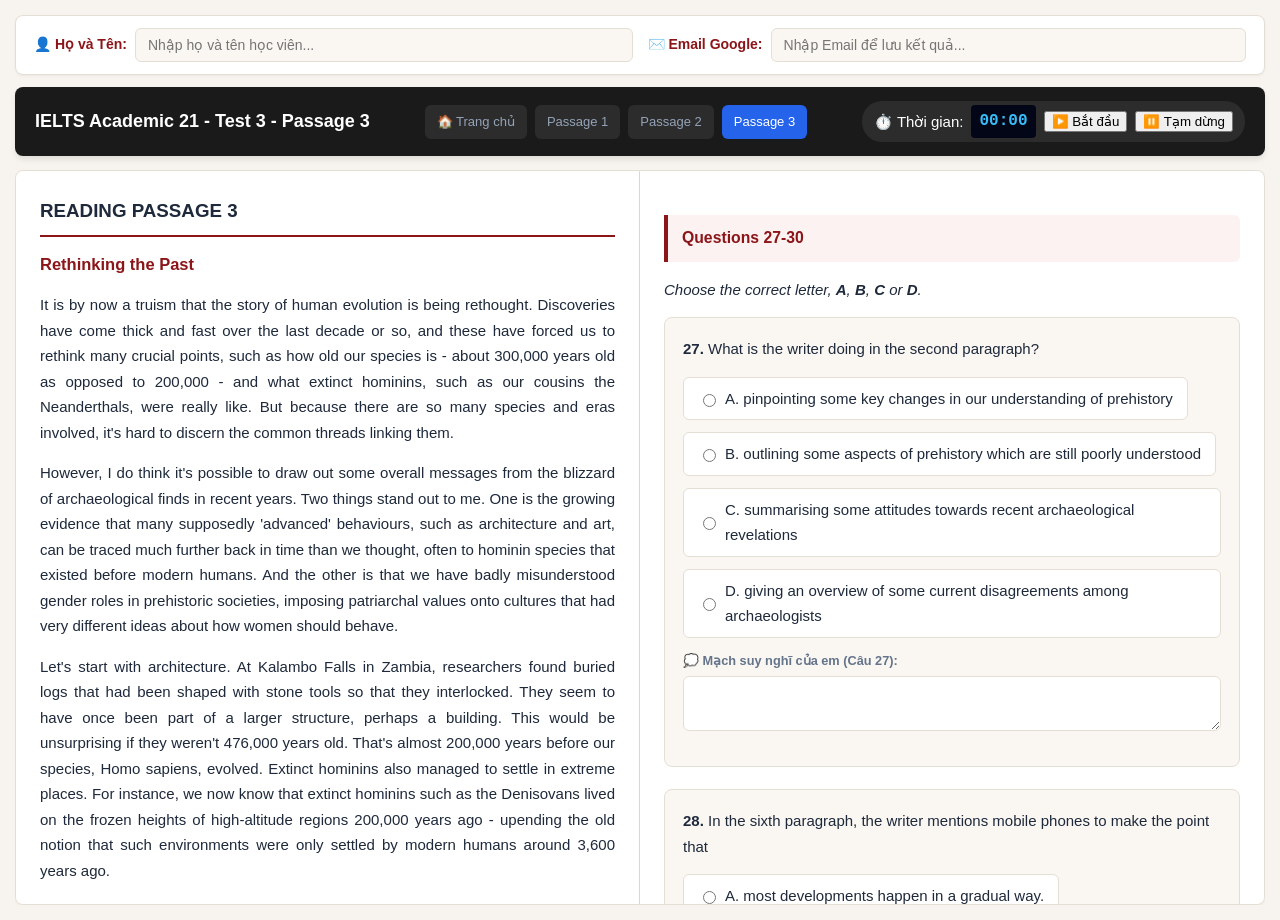
<file: cam21-test3-p3.html>
<!DOCTYPE html>
<html lang="vi">
<head>
  <meta charset="UTF-8">
  <title>IELTS 21 Test 3 - Passage 3: Rethinking the Past</title>
  <link rel="stylesheet" href="ielts-core.css">
</head>
<body>

<div class="user-info-box">
  <div class="user-info-field">
    <label for="studentNameInput">👤 Họ và Tên:</label>
    <input type="text" id="studentNameInput" placeholder="Nhập họ và tên học viên...">
  </div>
  <div class="user-info-field">
    <label for="studentEmailInput">✉️ Email Google:</label>
    <input type="email" id="studentEmailInput" placeholder="Nhập Email để lưu kết quả...">
  </div>
</div>

<div class="header-bar">
  <h1>IELTS Academic 21 - Test 3 - Passage 3</h1>
  
  <div class="header-nav">
    <a href="index.html" class="nav-link">🏠 Trang chủ</a>
    <a href="cam21-test3-p1.html" class="nav-link">Passage 1</a>
    <a href="cam21-test3-p2.html" class="nav-link">Passage 2</a>
    <a href="cam21-test3-p3.html" class="nav-link active">Passage 3</a>
  </div>

  <div class="timer-container">
    <span>⏱️ Thời gian:</span>
    <span class="timer-display" id="timerDisplay">00:00</span>
    <button class="btn-timer" onclick="startTimer()">▶️ Bắt đầu</button>
    <button class="btn-timer" onclick="pauseTimer()">⏸️ Tạm dừng</button>
  </div>

  <div class="score-badge" id="scoreBadge">Điểm số: <span id="scoreText">0/14</span></div>
</div>

<div id="hlPopup" class="hl-popup"><button id="btnDoHighlight">🖍️ Highlight</button></div>
<div id="removeHlPopup" class="hl-popup"><button id="btnRemoveHighlight">❌ Xóa Highlight</button></div>

<div class="container">
  <!-- CỘT BÀI ĐỌC -->
  <div class="passage-box" id="passageBox">
    <h2>READING PASSAGE 3</h2>
    <h3>Rethinking the Past</h3>
    
    <p>It is by now a truism that the story of human evolution is being rethought. Discoveries have come thick and fast over the last decade or so, and these have forced us to rethink many crucial points, such as how old our species is - about 300,000 years old as opposed to 200,000 - and what extinct hominins, such as our cousins the Neanderthals, were really like. But because there are so many species and eras involved, it's hard to discern the common threads linking them.</p>
    
    <p><span class="hl" id="hl-q27" data-q="[Q27]">However, I do think it's possible to draw out some overall messages from the blizzard of archaeological finds in recent years. Two things stand out to me. One is the growing evidence that many supposedly 'advanced' behaviours, such as architecture and art, can be traced much further back in time than we thought, often to hominin species that existed before modern humans. And the other is that we have badly misunderstood gender roles in prehistoric societies, imposing patriarchal values onto cultures that had very different ideas about how women should behave.</span></p>
    
    <p>Let's start with architecture. <span class="hl" id="hl-q31" data-q="[Q31]">At Kalambo Falls in Zambia, researchers found buried logs that had been shaped with stone tools so that they interlocked. They seem to have once been part of a larger structure, perhaps a building. This would be unsurprising if they weren't 476,000 years old. That's almost 200,000 years before our species, Homo sapiens, evolved.</span> Extinct hominins also managed to settle in extreme places. <span class="hl" id="hl-q32" data-q="[Q32]">For instance, we now know that extinct hominins such as the Denisovans lived on the frozen heights of high-altitude regions 200,000 years ago - upending the old notion that such environments were only settled by modern humans around 3,600 years ago.</span></p>
    
    <p>Art also seems to have been invented by older hominins. <span class="hl" id="hl-q35" data-q="[Q35]">We have had evidence for a long time now that Neanderthals painted on cave walls.</span> <span class="hl" id="hl-q36" data-q="[Q36]">Even earlier species, such as Homo erectus, may also have made art, for example by engraving patterns on shells.</span> By far the most contentious claim in this area is that Homo naledi made art. H. naledi lived around 250,000 years ago, making it a contemporary of our species. However, it had quite a small brain, typical of older hominins - and was therefore, according to palaeoanthropological dogma, incapable of complex behaviours. <span class="hl" id="hl-q37" data-q="[Q37]"><span class="hl" id="hl-q38" data-q="[Q38]">Nevertheless, in the Rising Star cave system in South Africa where the H. naledi remains were found, researchers have found what seem to be etchings - resembling rudimentary artwork - on the cave walls, though these have yet to be firmly dated.</span></span></p>
    
    <p>To say these claims about H. naledi are controversial is to understate the situation. Many experts say the evidence presented so far is completely inadequate to support them. <span class="hl" id="hl-q39" data-q="[Q39]">The dispute has only been heightened by the way the results were released, in a non-traditional journal that publishes peer reviews publicly alongside the paper.</span> My views on the H. naledi controversy are complicated. I do think more evidence is needed: in particular with regard to the dating of the etchings. <span class="hl" id="hl-q40" data-q="[Q40]">At the same time, I think the species' small brains are a distraction.</span> Palaeoanthropologists got fixated on brain size because it was what they could see: if what you have is skeletons, then all you know about brains are their shapes and sizes. But other properties, such as the brain's internal wiring, are surely equally important and may explain how a species like H. naledi might have been capable of complex behaviours, despite their small brains.</p>
    
    <p><span class="hl" id="hl-q28" data-q="[Q28]">In a sense, we shouldn't be surprised that so many of these behaviours had their origins in older, extinct hominins. Evolution usually works by incremental steps and so does technology. The first birds weren't great at flying, and the first mobile phones weren't great at, well, anything really.</span> The idea that there was a sudden explosion of intelligence and creativity at some point in our evolution isn't inherently ridiculous: sometimes a system hits a tipping point and undergoes runaway change. But there was never that much evidence that human evolution worked this way. Instead, it seems the Neanderthals and many others all walked so we could run.</p>
    
    <p>One way or another, the H. naledi story is going to be an example of letting our preconceptions get in the way of the evidence. The same is true for our ideas about gender in prehistory. <span class="hl" id="hl-q29" data-q="[Q29]">Archaeology was invented by individuals with now unfashionably patriarchal views about gender, and those notions fed into their research. Today's researchers are trying to unpick this stuff, and there have been some significant steps in recent years.</span></p>
    
    <p>Perhaps the most dramatic was the demolition of 'Man the Hunter'. This was the idea, promoted for decades, that in most prehistoric societies the men went out to hunt and the women looked after the home. <span class="hl" id="hl-q33" data-q="[Q33]">However, a meta-analysis published in June 2023 compiled data on several dozen foraging societies and found women hunted in 80 per cent of them.</span> In line with this, it emerged that an ancient spear-throwing tool called an atlatl enables women to launch projectiles at the same speed as men. We have also seen growing evidence of women occupying positions of authority in ancient societies. The Viking queen Thyra may have helped unify Denmark in the 900s. <span class="hl" id="hl-q34" data-q="[Q34]">Going further back, an Iberian leader from around 4000 years ago turned out to be female, not male as many had assumed, when proteins in her teeth were analysed.</span></p>
    
    <p><span class="hl" id="hl-q30" data-q="[Q30]">It seems that the more we find out about past societies, the more our preconceptions about the ways society 'has to be' turn out to be wrong. Inequality, authoritarianism and patriarchy aren't inevitable. They're choices, and prehistory shows us that we can choose differently.</span></p>
  </div>

  <!-- CỘT CÂU HỎI -->
  <div class="question-box">
    <!-- Questions 27-30 Multiple Choice -->
    <div class="section-title">Questions 27-30</div>
    <p><i>Choose the correct letter, <b>A</b>, <b>B</b>, <b>C</b> or <b>D</b>.</i></p>

    <!-- Q27 -->
    <div class="question" id="q27">
      <p><b>27.</b> What is the writer doing in the second paragraph?</p>
      <div class="options">
        <label><input type="radio" name="q27" value="A"> A. pinpointing some key changes in our understanding of prehistory</label>
        <label><input type="radio" name="q27" value="B"> B. outlining some aspects of prehistory which are still poorly understood</label>
        <label><input type="radio" name="q27" value="C"> C. summarising some attitudes towards recent archaeological revelations</label>
        <label><input type="radio" name="q27" value="D"> D. giving an overview of some current disagreements among archaeologists</label>
      </div>
      <div class="thought-box"><label>💭 Mạch suy nghĩ của em (Câu 27):</label><textarea id="q27_thought"></textarea></div>
      <div class="result"></div>
      <div class="explanation">
        <h4 style="color: #0369a1; margin-bottom: 8px;">📝 LỜI GIẢI CHI TIẾT 4 BƯỚC:</h4>
        <div class="exp-step">• <b>Đáp án chốt:</b> <span class="kw-exp">A</span></div>
        <div class="exp-step">• <b>Bước 1 (Cắt câu & Khoanh từ):</b> Cắt câu hỏi: Tác giả đang làm gì trong đoạn văn thứ hai? Tìm mục đích chính trong việc tóm tắt 2 điểm cốt lõi của bài viết. <i>Lý do chọn từ khóa:</i> Chọn 'second paragraph' làm mốc vị trí tuyệt đối; chọn từ 'stand out' và 'growing evidence' để tìm nhận định tổng quan của tác giả.</div>
        <div class="exp-step">• <b>Bước 2 (Tìm vị trí):</b> Khoanh vùng và đọc toàn bộ Đoạn 2.</div>
        <div class="exp-step">• <b>Bước 3 (So từ hai bên):</b> So sánh đối chiếu nội dung: Tác giả chỉ ra 2 thay đổi quan trọng trong nhận thức về tiền sử: (1) các hành vi tân tiến như kiến trúc, nghệ thuật xuất hiện sớm hơn nhiều; (2) hiểu sai nghiêm trọng về vai trò giới. Ý này khớp hoàn toàn với đáp án A (<mark style="background-color: #fef08a;">pinpointing some key changes in our understanding of prehistory</mark>).</div>
        <div class="exp-step">• <b>Bước 4 (Chốt đáp án):</b> Cụm 'growing evidence... traced much further back' và 'badly misunderstood' chính là các sự thay đổi trong góc nhìn nhận thức (key changes in understanding). Chọn <b>A</b>.</div>
        <div class="exp-step" style="background: #f1f5f9; padding: 6px; border-radius: 4px; margin-top: 4px;">🛡️ <b>Mẹo B1 / Mất gốc:</b> Thấy từ 'traced much further back' (tìm thấy sớm hơn) và 'misunderstood' (hiểu sai). Tức là nhận thức đã thay đổi ('changes in understanding'). Chọn <b>A</b>.</div>
        <button class="btn-locate" onclick="highlightText('hl-q27')">📍 Định vị vị trí trong bài đọc</button>
        <div class="ai-assistant-box">
          <label>🤖 Hỏi Trợ giảng AI về câu này:</label>
          <div class="ai-input-group"><input type="text" id="ai_ask_q27"><button class="ai-btn" onclick="askGeminiAI('q27')">Gửi AI</button></div>
          <div class="ai-response" id="ai_response_q27"></div>
        </div>
      </div>
    </div>

    <!-- Q28 -->
    <div class="question" id="q28">
      <p><b>28.</b> In the sixth paragraph, the writer mentions mobile phones to make the point that</p>
      <div class="options">
        <label><input type="radio" name="q28" value="A"> A. most developments happen in a gradual way.</label>
        <label><input type="radio" name="q28" value="B"> B. innovation can come from a variety of sources.</label>
        <label><input type="radio" name="q28" value="C"> C. not all technological advancements are positive.</label>
        <label><input type="radio" name="q28" value="D"> D. the path of evolution can often be unpredictable.</label>
      </div>
      <div class="thought-box"><label>💭 Mạch suy nghĩ của em (Câu 28):</label><textarea id="q28_thought"></textarea></div>
      <div class="result"></div>
      <div class="explanation">
        <h4 style="color: #0369a1; margin-bottom: 8px;">📝 LỜI GIẢI CHI TIẾT 4 BƯỚC:</h4>
        <div class="exp-step">• <b>Đáp án chốt:</b> <span class="kw-exp">A</span></div>
        <div class="exp-step">• <b>Bước 1 (Cắt câu & Khoanh từ):</b> Cắt câu hỏi: Trong đoạn 6, tác giả đề cập đến điện thoại di động ('mobile phones') nhằm đưa ra quan điểm gì. <i>Lý do chọn từ khóa:</i> Chọn từ khóa danh từ cụ thể 'mobile phones' trong đoạn 6 vì đây là ví dụ minh họa trực quan được tác giả dùng làm phép so sánh.</div>
        <div class="exp-step">• <b>Bước 2 (Tìm vị trí):</b> Quét từ 'mobile phones' ở Đoạn 6.</div>
        <div class="exp-step">• <b>Bước 3 (So từ hai bên):</b> So sánh đối chiếu: Ngay trước câu ví dụ về điện thoại di động, tác giả đưa ra luận điểm chủ đề: <mark style="background-color: #fef08a;">Evolution usually works by incremental steps and so does technology</mark> (Sự tiến hóa thường hoạt động theo các bước tiệm tiến/từng bước một và công nghệ cũng vậy). Cụm 'incremental steps' (các bước tiệm tiến) đồng nghĩa với 'most developments happen in a gradual way' (hầu hết sự phát triển diễn ra một cách dần dần).</div>
        <div class="exp-step">• <b>Bước 4 (Chốt đáp án):</b> Ví dụ về điện thoại đời đầu chưa tốt nhằm minh chứng cho việc mọi sự phát triển công nghệ/tiến hóa đều diễn ra từng bước (incremental / gradual). Chọn <b>A</b>.</div>
        <div class="exp-step" style="background: #f1f5f9; padding: 6px; border-radius: 4px; margin-top: 4px;">🛡️ <b>Mẹo B1 / Mất gốc:</b> Từ 'incremental steps' (các bước nhỏ/tiệm tiến) = 'gradual way' (một cách dần dần). Chọn <b>A</b>.</div>
        <button class="btn-locate" onclick="highlightText('hl-q28')">📍 Định vị vị trí trong bài đọc</button>
        <div class="ai-assistant-box">
          <label>🤖 Hỏi Trợ giảng AI về câu này:</label>
          <div class="ai-input-group"><input type="text" id="ai_ask_q28"><button class="ai-btn" onclick="askGeminiAI('q28')">Gửi AI</button></div>
          <div class="ai-response" id="ai_response_q28"></div>
        </div>
      </div>
    </div>

    <!-- Q29 -->
    <div class="question" id="q29">
      <p><b>29.</b> In the seventh paragraph, the phrase 'unpick this stuff' refers to the task of</p>
      <div class="options">
        <label><input type="radio" name="q29" value="A"> A. assessing the impact of certain recent research findings.</label>
        <label><input type="radio" name="q29" value="B"> B. questioning the authenticity of evidence used in earlier research.</label>
        <label><input type="radio" name="q29" value="C"> C. conducting research into how prehistoric societies were organised.</label>
        <label><input type="radio" name="q29" value="D"> D. reevaluating research influenced by outdated beliefs about society.</label>
      </div>
      <div class="thought-box"><label>💭 Mạch suy nghĩ của em (Câu 29):</label><textarea id="q29_thought"></textarea></div>
      <div class="result"></div>
      <div class="explanation">
        <h4 style="color: #0369a1; margin-bottom: 8px;">📝 LỜI GIẢI CHI TIẾT 4 BƯỚC:</h4>
        <div class="exp-step">• <b>Đáp án chốt:</b> <span class="kw-exp">D</span></div>
        <div class="exp-step">• <b>Bước 1 (Cắt câu & Khoanh từ):</b> Cắt câu hỏi: Trong đoạn 7, cụm từ 'unpick this stuff' ám chỉ nhiệm vụ gì. <i>Lý do chọn từ khóa:</i> Chọn cụm trong ngoặc kép 'unpick this stuff' ở đoạn 7 để xem câu tiền đề ngay trước đó.</div>
        <div class="exp-step">• <b>Bước 2 (Tìm vị trí):</b> Định vị cụm 'unpick this stuff' ở Đoạn 7.</div>
        <div class="exp-step">• <b>Bước 3 (So từ hai bên):</b> So sánh đối chiếu: 'this stuff' (mấy thứ này) thay thế cho <mark style="background-color: #fef08a;">patriarchal views about gender... fed into their research</mark> (các quan điểm gia trưởng về giới... đã ăn sâu vào nghiên cứu của họ trong quá khứ). Động từ 'unpick' (gỡ bỏ/phân tích lại) kết hợp lại thành việc 'reevaluating research influenced by outdated beliefs about society' (đánh giá lại các nghiên cứu bị ảnh hưởng bởi những niềm tin lạc hậu về xã hội).</div>
        <div class="exp-step">• <b>Bước 4 (Chốt đáp án):</b> Ý 'patriarchal views' (quan điểm gia trưởng) chính là 'outdated beliefs' (quan điểm lỗi thời). 'Unpick' chính là 'reevaluating' (đánh giá/gỡ lại). Chọn <b>D</b>.</div>
        <div class="exp-step" style="background: #f1f5f9; padding: 6px; border-radius: 4px; margin-top: 4px;">🛡️ <b>Mẹo B1 / Mất gốc:</b> Từ 'patriarchal' (gia trưởng) = 'outdated beliefs' (niềm tin lỗi thời). 'Unpick' (tháo gỡ) = 'reevaluating' (đánh giá lại). Chọn <b>D</b>.</div>
        <button class="btn-locate" onclick="highlightText('hl-q29')">📍 Định vị vị trí trong bài đọc</button>
        <div class="ai-assistant-box">
          <label>🤖 Hỏi Trợ giảng AI về câu này:</label>
          <div class="ai-input-group"><input type="text" id="ai_ask_q29"><button class="ai-btn" onclick="askGeminiAI('q29')">Gửi AI</button></div>
          <div class="ai-response" id="ai_response_q29"></div>
        </div>
      </div>
    </div>

    <!-- Q30 -->
    <div class="question" id="q30">
      <p><b>30.</b> What does the writer suggest in the final paragraph?</p>
      <div class="options">
        <label><input type="radio" name="q30" value="A"> A. Studying past societies could help us create a fairer society today.</label>
        <label><input type="radio" name="q30" value="B"> B. We should not judge past societies by the standards of modern society.</label>
        <label><input type="radio" name="q30" value="C"> C. We still have much to learn about how societies have evolved over history.</label>
        <label><input type="radio" name="q30" value="D"> D. There is more than one way to interpret evidence about societies in prehistoric times.</label>
      </div>
      <div class="thought-box"><label>💭 Mạch suy nghĩ của em (Câu 30):</label><textarea id="q30_thought"></textarea></div>
      <div class="result"></div>
      <div class="explanation">
        <h4 style="color: #0369a1; margin-bottom: 8px;">📝 LỜI GIẢI CHI TIẾT 4 BƯỚC:</h4>
        <div class="exp-step">• <b>Đáp án chốt:</b> <span class="kw-exp">A</span></div>
        <div class="exp-step">• <b>Bước 1 (Cắt câu & Khoanh từ):</b> Cắt câu hỏi: Tác giả gợi ý điều gì trong đoạn văn cuối cùng. <i>Lý do chọn từ khóa:</i> Chọn mốc 'final paragraph' (đoạn cuối) làm vị trí khoanh vùng; quét các từ kết luận 'prehistory shows us'.</div>
        <div class="exp-step">• <b>Bước 2 (Tìm vị trí):</b> Đọc kỹ Đoạn 9 (đoạn kết).</div>
        <div class="exp-step">• <b>Bước 3 (So từ hai bên):</b> So sánh đối chiếu: Tác giả khẳng định bất bình đẳng, độc tài không phải là tất yếu, thời tiền sử cho thấy ta có thể chọn lựa khác đi (<mark style="background-color: #fef08a;">we can choose differently</mark>). Điều này đồng nghĩa với đáp án A (<mark style="background-color: #fef08a;">Studying past societies could help us create a fairer society today</mark>).</div>
        <div class="exp-step">• <b>Bước 4 (Chốt đáp án):</b> Ý 'choose differently' (chọn khác đi - hướng tới bình đẳng/không độc tài) chính là tạo ra xã hội công bằng hơn (fairer society). Chọn <b>A</b>.</div>
        <div class="exp-step" style="background: #f1f5f9; padding: 6px; border-radius: 4px; margin-top: 4px;">🛡️ <b>Mẹo B1 / Mất gốc:</b> Từ 'Inequality... aren't inevitable' (bất bình đẳng không phải tất yếu) + 'choose differently' = tạo ra xã hội tốt/công bằng hơn ('fairer society'). Chọn <b>A</b>.</div>
        <button class="btn-locate" onclick="highlightText('hl-q30')">📍 Định vị vị trí trong bài đọc</button>
        <div class="ai-assistant-box">
          <label>🤖 Hỏi Trợ giảng AI về câu này:</label>
          <div class="ai-input-group"><input type="text" id="ai_ask_q30"><button class="ai-btn" onclick="askGeminiAI('q30')">Gửi AI</button></div>
          <div class="ai-response" id="ai_response_q30"></div>
        </div>
      </div>
    </div>

    <!-- Questions 31-34 Matching Sentence Endings -->
    <div class="section-title">Questions 31-34</div>
    <p><i>Complete each sentence with the correct ending, <b>A-F</b>, below.</i></p>

    <div style="background: var(--bg-subcard, #f8fafc); border: 1px solid var(--border-color, #e2e8f0); padding: 15px; border-radius: 8px; margin-bottom: 20px;">
      <p><b>A.</b> Homo sapiens emerged at an earlier point in time than experts previously believed.</p>
      <p><b>B.</b> previous assumptions about who had power in the prehistoric world were inaccurate.</p>
      <p><b>C.</b> gender roles in extinct hominin species were different from those in Homo sapiens societies.</p>
      <p><b>D.</b> experts may have been mistaken about who looked for food in early human communities.</p>
      <p><b>E.</b> Homo sapiens was probably not the only species capable of sophisticated workmanship.</p>
      <p><b>F.</b> other species managed to survive in harsh environments before the arrival of Homo sapiens.</p>
    </div>

    <!-- Q31 -->
    <div class="question" id="q31">
      <p><b>31.</b> The findings at Kalambo Falls revealed that</p>
      <div class="options">
        <label><input type="radio" name="q31" value="A"> A</label>
        <label><input type="radio" name="q31" value="B"> B</label>
        <label><input type="radio" name="q31" value="C"> C</label>
        <label><input type="radio" name="q31" value="D"> D</label>
        <label><input type="radio" name="q31" value="E"> E</label>
        <label><input type="radio" name="q31" value="F"> F</label>
      </div>
      <div class="thought-box"><label>💭 Mạch suy nghĩ của em (Câu 31):</label><textarea id="q31_thought"></textarea></div>
      <div class="result"></div>
      <div class="explanation">
        <h4 style="color: #0369a1; margin-bottom: 8px;">📝 LỜI GIẢI CHI TIẾT 4 BƯỚC:</h4>
        <div class="exp-step">• <b>Đáp án chốt:</b> <span class="kw-exp">E</span></div>
        <div class="exp-step">• <b>Bước 1 (Cắt câu & Khoanh từ):</b> Cắt câu đề bài: 'The findings at Kalambo Falls revealed that 31 ________'. Cần tìm vế kết thúc thể hiện ý nghĩa của phát hiện tại Kalambo Falls. <i>Lý do chọn từ khóa:</i> Chọn tên riêng địa danh 'Kalambo Falls' làm từ khóa định vị tuyệt đối vì địa danh không bị paraphrase.</div>
        <div class="exp-step">• <b>Bước 2 (Tìm vị trí):</b> Quét tên riêng 'Kalambo Falls' ở Đoạn 3.</div>
        <div class="exp-step">• <b>Bước 3 (So từ hai bên):</b> So sánh đối chiếu: Phát hiện gỗ đẽo gọt xếp chồng thành công trình 476.000 năm trước - trước cả khi Homo sapiens xuất hiện 200.000 năm. Ý này chứng tỏ các loài người cổ khác cũng có khả năng chế tác phức tạp. Khớp với đáp án E (<mark style="background-color: #fef08a;">Homo sapiens was probably not the only species capable of sophisticated workmanship</mark> - Homo sapiens có lẽ không phải là loài duy nhất có khả năng chế tác tinh xảo).</div>
        <div class="exp-step">• <b>Bước 4 (Chốt đáp án):</b> Việc loài khác làm công trình đẽo gỗ trước Homo sapiens chứng minh Homo sapiens không phải loài duy nhất biết làm việc này. Chọn <b>E</b>.</div>
        <div class="exp-step" style="background: #f1f5f9; padding: 6px; border-radius: 4px; margin-top: 4px;">🛡️ <b>Mẹo B1 / Mất gốc:</b> Nhìn thấy từ '476,000 years old' trước cả Homo sapiens. Tức là loài khác cũng làm được đồ xịn ('sophisticated workmanship'). Chọn <b>E</b>.</div>
        <button class="btn-locate" onclick="highlightText('hl-q31')">📍 Định vị vị trí trong bài đọc</button>
        <div class="ai-assistant-box">
          <label>🤖 Hỏi Trợ giảng AI về câu này:</label>
          <div class="ai-input-group"><input type="text" id="ai_ask_q31"><button class="ai-btn" onclick="askGeminiAI('q31')">Gửi AI</button></div>
          <div class="ai-response" id="ai_response_q31"></div>
        </div>
      </div>
    </div>

    <!-- Q32 -->
    <div class="question" id="q32">
      <p><b>32.</b> Evidence from high-altitude regions suggests that</p>
      <div class="options">
        <label><input type="radio" name="q32" value="A"> A</label>
        <label><input type="radio" name="q32" value="B"> B</label>
        <label><input type="radio" name="q32" value="C"> C</label>
        <label><input type="radio" name="q32" value="D"> D</label>
        <label><input type="radio" name="q32" value="E"> E</label>
        <label><input type="radio" name="q32" value="F"> F</label>
      </div>
      <div class="thought-box"><label>💭 Mạch suy nghĩ của em (Câu 32):</label><textarea id="q32_thought"></textarea></div>
      <div class="result"></div>
      <div class="explanation">
        <h4 style="color: #0369a1; margin-bottom: 8px;">📝 LỜI GIẢI CHI TIẾT 4 BƯỚC:</h4>
        <div class="exp-step">• <b>Đáp án chốt:</b> <span class="kw-exp">F</span></div>
        <div class="exp-step">• <b>Bước 1 (Cắt câu & Khoanh từ):</b> Cắt câu đề bài: 'Evidence from high-altitude regions suggests that 32 ________'. Cần tìm vế thể hiện phát hiện ở vùng núi cao. <i>Lý do chọn từ khóa:</i> Chọn cụm 'high-altitude regions' làm từ khóa vị trí chính.</div>
        <div class="exp-step">• <b>Bước 2 (Tìm vị trí):</b> Quét cụm 'high-altitude regions' ở Đoạn 3.</div>
        <div class="exp-step">• <b>Bước 3 (So từ hai bên):</b> So sánh đối chiếu: Người Denisovans sống ở vùng núi băng giá 200.000 năm trước, bác bỏ quan niệm cũ rằng chỉ người hiện đại mới sống được ở đó. Khớp với đáp án F (<mark style="background-color: #fef08a;">other species managed to survive in harsh environments before the arrival of Homo sapiens</mark> - các loài khác đã sống sót được ở môi trường khắc nghiệt trước khi Homo sapiens xuất hiện).</div>
        <div class="exp-step">• <b>Bước 4 (Chốt đáp án):</b> 'High-altitude regions' = 'harsh environments'; 'extinct hominins... 200,000 years ago' = 'other species... before Homo sapiens'. Chọn <b>F</b>.</div>
        <div class="exp-step" style="background: #f1f5f9; padding: 6px; border-radius: 4px; margin-top: 4px;">🛡️ <b>Mẹo B1 / Mất gốc:</b> Từ 'frozen heights' (vùng núi băng giá) = 'harsh environments' (môi trường khắc nghiệt). Chọn <b>F</b>.</div>
        <button class="btn-locate" onclick="highlightText('hl-q32')">📍 Định vị vị trí trong bài đọc</button>
        <div class="ai-assistant-box">
          <label>🤖 Hỏi Trợ giảng AI về câu này:</label>
          <div class="ai-input-group"><input type="text" id="ai_ask_q32"><button class="ai-btn" onclick="askGeminiAI('q32')">Gửi AI</button></div>
          <div class="ai-response" id="ai_response_q32"></div>
        </div>
      </div>
    </div>

    <!-- Q33 -->
    <div class="question" id="q33">
      <p><b>33.</b> An academic publication from June 2023 shows that</p>
      <div class="options">
        <label><input type="radio" name="q33" value="A"> A</label>
        <label><input type="radio" name="q33" value="B"> B</label>
        <label><input type="radio" name="q33" value="C"> C</label>
        <label><input type="radio" name="q33" value="D"> D</label>
        <label><input type="radio" name="q33" value="E"> E</label>
        <label><input type="radio" name="q33" value="F"> F</label>
      </div>
      <div class="thought-box"><label>💭 Mạch suy nghĩ của em (Câu 33):</label><textarea id="q33_thought"></textarea></div>
      <div class="result"></div>
      <div class="explanation">
        <h4 style="color: #0369a1; margin-bottom: 8px;">📝 LỜI GIẢI CHI TIẾT 4 BƯỚC:</h4>
        <div class="exp-step">• <b>Đáp án chốt:</b> <span class="kw-exp">D</span></div>
        <div class="exp-step">• <b>Bước 1 (Cắt câu & Khoanh từ):</b> Cắt câu đề bài: 'An academic publication from June 2023 shows that 33 ________'. Cần vế chỉ phát hiện của nghiên cứu tháng 6/2023. <i>Lý do chọn từ khóa:</i> Chọn mốc thời gian cụ thể 'June 2023' làm từ khóa quét chính xác 100%.</div>
        <div class="exp-step">• <b>Bước 2 (Tìm vị trí):</b> Quét mốc 'June 2023' ở Đoạn 8.</div>
        <div class="exp-step">• <b>Bước 3 (So từ hai bên):</b> So sánh đối chiếu: Nghiên cứu cho thấy phụ nữ đi săn trong 80% các xã hội hái lượm, làm sụp đổ quan niệm 'đàn ông đi săn, phụ nữ ở nhà'. Khớp với đáp án D (<mark style="background-color: #fef08a;">experts may have been mistaken about who looked for food in early human communities</mark> - các chuyên gia có thể đã nhầm lẫn về việc ai là người kiếm thức ăn trong các cộng đồng người sớm).</div>
        <div class="exp-step">• <b>Bước 4 (Chốt đáp án):</b> 'hunted' = 'looked for food'; việc phụ nữ cũng đi săn cho thấy giả định cũ của chuyên gia bị sai (mistaken). Chọn <b>D</b>.</div>
        <div class="exp-step" style="background: #f1f5f9; padding: 6px; border-radius: 4px; margin-top: 4px;">🛡️ <b>Mẹo B1 / Mất gốc:</b> Từ 'hunted' (đi săn) = 'looked for food' (kiếm ăn). Việc phụ nữ đi săn 80% chứng tỏ các chuyên gia đã nhầm ('mistaken'). Chọn <b>D</b>.</div>
        <button class="btn-locate" onclick="highlightText('hl-q33')">📍 Định vị vị trí trong bài đọc</button>
        <div class="ai-assistant-box">
          <label>🤖 Hỏi Trợ giảng AI về câu này:</label>
          <div class="ai-input-group"><input type="text" id="ai_ask_q33"><button class="ai-btn" onclick="askGeminiAI('q33')">Gửi AI</button></div>
          <div class="ai-response" id="ai_response_q33"></div>
        </div>
      </div>
    </div>

    <!-- Q34 -->
    <div class="question" id="q34">
      <p><b>34.</b> Analysis of a 4000-year-old Iberian leader indicates that</p>
      <div class="options">
        <label><input type="radio" name="q34" value="A"> A</label>
        <label><input type="radio" name="q34" value="B"> B</label>
        <label><input type="radio" name="q34" value="C"> C</label>
        <label><input type="radio" name="q34" value="D"> D</label>
        <label><input type="radio" name="q34" value="E"> E</label>
        <label><input type="radio" name="q34" value="F"> F</label>
      </div>
      <div class="thought-box"><label>💭 Mạch suy nghĩ của em (Câu 34):</label><textarea id="q34_thought"></textarea></div>
      <div class="result"></div>
      <div class="explanation">
        <h4 style="color: #0369a1; margin-bottom: 8px;">📝 LỜI GIẢI CHI TIẾT 4 BƯỚC:</h4>
        <div class="exp-step">• <b>Đáp án chốt:</b> <span class="kw-exp">B</span></div>
        <div class="exp-step">• <b>Bước 1 (Cắt câu & Khoanh từ):</b> Cắt câu đề bài: 'Analysis of a 4000-year-old Iberian leader indicates that 34 ________'. Cần vế kết luận từ phân tích thủ lĩnh người Iberian. <i>Lý do chọn từ khóa:</i> Chọn cụm từ chỉ thời gian và địa danh '4000-year-old Iberian leader' làm từ khóa.</div>
        <div class="exp-step">• <b>Bước 2 (Tìm vị trí):</b> Quét cụm '4000-year-old Iberian leader' ở Đoạn 8.</div>
        <div class="exp-step">• <b>Bước 3 (So từ hai bên):</b> So sánh đối chiếu: Vị thủ lĩnh 4000 năm tuổi hóa ra là nữ chứ không phải nam như từng giả định. Khớp với đáp án B (<mark style="background-color: #fef08a;">previous assumptions about who had power in the prehistoric world were inaccurate</mark> - các giả định trước đây về việc ai nắm giữ quyền lực trong thế giới tiền sử là không chính xác).</div>
        <div class="exp-step">• <b>Bước 4 (Chốt đáp án):</b> 'leader' = 'who had power'; 'not male as assumed' = 'assumptions... inaccurate'. Chọn <b>B</b>.</div>
        <div class="exp-step" style="background: #f1f5f9; padding: 6px; border-radius: 4px; margin-top: 4px;">🛡️ <b>Mẹo B1 / Mất gốc:</b> Từ 'leader' (thủ lĩnh) = 'who had power' (người có quyền lực). 'turned out to be female, not male' = giả định cũ sai ('inaccurate'). Chọn <b>B</b>.</div>
        <button class="btn-locate" onclick="highlightText('hl-q34')">📍 Định vị vị trí trong bài đọc</button>
        <div class="ai-assistant-box">
          <label>🤖 Hỏi Trợ giảng AI về câu này:</label>
          <div class="ai-input-group"><input type="text" id="ai_ask_q34"><button class="ai-btn" onclick="askGeminiAI('q34')">Gửi AI</button></div>
          <div class="ai-response" id="ai_response_q34"></div>
        </div>
      </div>
    </div>

    <!-- Questions 35-40 YES NO NOT GIVEN -->
    <div class="section-title">Questions 35-40</div>
    <p><i>Do the following statements agree with the views of the writer in Reading Passage 3? Select YES, NO, or NOT GIVEN.</i></p>

    <!-- Q35 -->
    <div class="question" id="q35">
      <p><b>35.</b> It seems likely that the Neanderthals' cave paintings were the first examples of artwork ever created.</p>
      <div class="options">
        <label><input type="radio" name="q35" value="YES"> YES</label>
        <label><input type="radio" name="q35" value="NO"> NO</label>
        <label><input type="radio" name="q35" value="NOT GIVEN"> NOT GIVEN</label>
      </div>
      <div class="thought-box"><label>💭 Mạch suy nghĩ của em (Câu 35):</label><textarea id="q35_thought"></textarea></div>
      <div class="result"></div>
      <div class="explanation">
        <h4 style="color: #0369a1; margin-bottom: 8px;">📝 LỜI GIẢI CHI TIẾT 4 BƯỚC:</h4>
        <div class="exp-step">• <b>Đáp án chốt:</b> <span class="kw-exp">NO</span></div>
        <div class="exp-step">• <b>Bước 1 (Cắt câu & Khoanh từ):</b> Cắt câu đề bài làm 3 phần: Có vẻ như tranh hang động của người Neanderthal ('Neanderthals' cave paintings') / là những ví dụ đầu tiên về tác phẩm nghệ thuật từng được tạo ra ('were the first examples of artwork ever created'). Khoanh cụm so sánh nhất <mark style="background-color: #fef08a;">first examples... ever created</mark>. <i>Lý do chọn từ khóa:</i> Chọn tên riêng loài 'Neanderthals' và cụm 'cave paintings' để định vị câu hỏi.</div>
        <div class="exp-step">• <b>Bước 2 (Tìm vị trí):</b> Quét từ khóa 'Neanderthals', 'cave walls', 'earlier species' ở Đoạn 4.</div>
        <div class="exp-step">• <b>Bước 3 (So từ hai bên):</b> So sánh đối chiếu: Đề bảo tranh hang động của Neanderthal là tác phẩm nghệ thuật 'đầu tiên' (first). Bài đọc ghi rõ: <mark style="background-color: #fef08a;">Even earlier species, such as Homo erectus, may also have made art...</mark> (Ngay cả các loài còn sớm hơn, như Homo erectus, cũng có thể đã làm nghệ thuật...).</div>
        <div class="exp-step">• <b>Bước 4 (Chốt đáp án):</b> Một bên bảo là 'đầu tiên', một bên khẳng định có loài 'sớm hơn nữa' (earlier) cũng làm nghệ thuật. Hai ý trái ngược nhau 100%. Lựa chọn đáp án <b>NO</b>.</div>
        <div class="exp-step" style="background: #f1f5f9; padding: 6px; border-radius: 4px; margin-top: 4px;">🛡️ <b>Mẹo B1 / Mất gốc:</b> Đề ghi 'first' (đầu tiên). Bài ghi 'Even earlier species' (các loài còn sớm hơn nữa). Ngược nhau. Chọn <b>NO</b>.</div>
        <button class="btn-locate" onclick="highlightText('hl-q35')">📍 Định vị vị trí trong bài đọc</button>
        <div class="ai-assistant-box">
          <label>🤖 Hỏi Trợ giảng AI về câu này:</label>
          <div class="ai-input-group"><input type="text" id="ai_ask_q35"><button class="ai-btn" onclick="askGeminiAI('q35')">Gửi AI</button></div>
          <div class="ai-response" id="ai_response_q35"></div>
        </div>
      </div>
    </div>

    <!-- Q36 -->
    <div class="question" id="q36">
      <p><b>36.</b> It is very rare to find prehistoric artwork carved onto shells.</p>
      <div class="options">
        <label><input type="radio" name="q36" value="YES"> YES</label>
        <label><input type="radio" name="q36" value="NO"> NO</label>
        <label><input type="radio" name="q36" value="NOT GIVEN"> NOT GIVEN</label>
      </div>
      <div class="thought-box"><label>💭 Mạch suy nghĩ của em (Câu 36):</label><textarea id="q36_thought"></textarea></div>
      <div class="result"></div>
      <div class="explanation">
        <h4 style="color: #0369a1; margin-bottom: 8px;">📝 LỜI GIẢI CHI TIẾT 4 BƯỚC:</h4>
        <div class="exp-step">• <b>Đáp án chốt:</b> <span class="kw-exp">NOT GIVEN</span></div>
        <div class="exp-step">• <b>Bước 1 (Cắt câu & Khoanh từ):</b> Cắt câu đề bài làm 3 phần: Rất hiếm khi ('It is very rare') / tìm thấy tác phẩm nghệ thuật tiền sử được khắc lên vỏ sò ('to find prehistoric artwork carved onto shells'). Khoanh cụm <mark style="background-color: #fef08a;">very rare</mark>. <i>Lý do chọn từ khóa:</i> Chọn danh từ vật thể 'shells' (vỏ sò) làm từ khóa định vị đặc trưng.</div>
        <div class="exp-step">• <b>Bước 2 (Tìm vị trí):</b> Quét từ 'shells' ở Đoạn 4.</div>
        <div class="exp-step">• <b>Bước 3 (So từ hai bên):</b> So sánh đối chiếu: Bài đọc chỉ lấy ví dụ Homo erectus làm nghệ thuật bằng cách khắc mẫu lên vỏ sò ('engraving patterns on shells'), nhưng KHÔNG HỀ đề cập việc tìm thấy chúng là 'rất hiếm' (very rare) hay phổ biến.</div>
        <div class="exp-step">• <b>Bước 4 (Chốt đáp án):</b> Không có thông tin về độ hiếm (rarity) của việc khắc vỏ sò. Lựa chọn đáp án <b>NOT GIVEN</b>.</div>
        <div class="exp-step" style="background: #f1f5f9; padding: 6px; border-radius: 4px; margin-top: 4px;">🛡️ <b>Mẹo B1 / Mất gốc:</b> Tìm từ 'rare' (hiếm). Bài chỉ ví dụ về 'shells' chứ không hề nói hiếm hay nhiều. Chọn <b>NOT GIVEN</b>.</div>
        <button class="btn-locate" onclick="highlightText('hl-q36')">📍 Định vị vị trí trong bài đọc</button>
        <div class="ai-assistant-box">
          <label>🤖 Hỏi Trợ giảng AI về câu này:</label>
          <div class="ai-input-group"><input type="text" id="ai_ask_q36"><button class="ai-btn" onclick="askGeminiAI('q36')">Gửi AI</button></div>
          <div class="ai-response" id="ai_response_q36"></div>
        </div>
      </div>
    </div>

    <!-- Q37 -->
    <div class="question" id="q37">
      <p><b>37.</b> The methods which the researchers used to examine the Rising Star cave system were rather unconventional.</p>
      <div class="options">
        <label><input type="radio" name="q37" value="YES"> YES</label>
        <label><input type="radio" name="q37" value="NO"> NO</label>
        <label><input type="radio" name="q37" value="NOT GIVEN"> NOT GIVEN</label>
      </div>
      <div class="thought-box"><label>💭 Mạch suy nghĩ của em (Câu 37):</label><textarea id="q37_thought"></textarea></div>
      <div class="result"></div>
      <div class="explanation">
        <h4 style="color: #0369a1; margin-bottom: 8px;">📝 LỜI GIẢI CHI TIẾT 4 BƯỚC:</h4>
        <div class="exp-step">• <b>Đáp án chốt:</b> <span class="kw-exp">NOT GIVEN</span></div>
        <div class="exp-step">• <b>Bước 1 (Cắt câu & Khoanh từ):</b> Cắt câu đề bài làm 3 phần: Các phương pháp mà nghiên cứu sinh sử dụng ('The methods which the researchers used') / để kiểm tra hệ thống hang Rising Star ('to examine the Rising Star cave system') / là khá khác thường/độc đáo ('were rather unconventional'). Khoanh cụm <mark style="background-color: #fef08a;">rather unconventional</mark>. <i>Lý do chọn từ khóa:</i> Chọn tên riêng địa danh 'Rising Star cave system' làm từ khóa chính.</div>
        <div class="exp-step">• <b>Bước 2 (Tìm vị trí):</b> Quét cụm 'Rising Star cave system' ở Đoạn 4.</div>
        <div class="exp-step">• <b>Bước 3 (So từ hai bên):</b> So sánh đối chiếu: Bài đọc đề cập các nhà nghiên cứu tìm thấy vết khắc trong hang Rising Star, nhưng KHÔNG HỀ miêu tả hay đánh giá các 'phương pháp' (methods) họ dùng có phải là 'khác thường/không truyền thống' (unconventional) hay không.</div>
        <div class="exp-step">• <b>Bước 4 (Chốt đáp án):</b> Không có thông tin về phương pháp nghiên cứu. Lựa chọn đáp án <b>NOT GIVEN</b>.</div>
        <div class="exp-step" style="background: #f1f5f9; padding: 6px; border-radius: 4px; margin-top: 4px;">🛡️ <b>Mẹo B1 / Mất gốc:</b> Tìm từ 'unconventional' (độc lạ/khác thường) hoặc 'methods' (phương pháp). Bài không nhắc gì tới phương pháp làm việc trong hang. Chọn <b>NOT GIVEN</b>.</div>
        <button class="btn-locate" onclick="highlightText('hl-q37')">📍 Định vị vị trí trong bài đọc</button>
        <div class="ai-assistant-box">
          <label>🤖 Hỏi Trợ giảng AI về câu này:</label>
          <div class="ai-input-group"><input type="text" id="ai_ask_q37"><button class="ai-btn" onclick="askGeminiAI('q37')">Gửi AI</button></div>
          <div class="ai-response" id="ai_response_q37"></div>
        </div>
      </div>
    </div>

    <!-- Q38 -->
    <div class="question" id="q38">
      <p><b>38.</b> It is unclear how old the etchings in the Rising Star cave system are.</p>
      <div class="options">
        <label><input type="radio" name="q38" value="YES"> YES</label>
        <label><input type="radio" name="q38" value="NO"> NO</label>
        <label><input type="radio" name="q38" value="NOT GIVEN"> NOT GIVEN</label>
      </div>
      <div class="thought-box"><label>💭 Mạch suy nghĩ của em (Câu 38):</label><textarea id="q38_thought"></textarea></div>
      <div class="result"></div>
      <div class="explanation">
        <h4 style="color: #0369a1; margin-bottom: 8px;">📝 LỜI GIẢI CHI TIẾT 4 BƯỚC:</h4>
        <div class="exp-step">• <b>Đáp án chốt:</b> <span class="kw-exp">YES</span></div>
        <div class="exp-step">• <b>Bước 1 (Cắt câu & Khoanh từ):</b> Cắt câu đề bài làm 3 phần: Không rõ ('It is unclear') / các vết khắc trong hệ thống hang Rising Star ('how old the etchings in the Rising Star cave system') / bao nhiêu tuổi ('are'). Khoanh cụm <mark style="background-color: #fef08a;">unclear how old</mark>. <i>Lý do chọn từ khóa:</i> Chọn danh từ 'etchings' kết hợp địa danh 'Rising Star cave system'.</div>
        <div class="exp-step">• <b>Bước 2 (Tìm vị trí):</b> Quét từ 'etchings' và 'Rising Star cave system' ở Đoạn 4.</div>
        <div class="exp-step">• <b>Bước 3 (So từ hai bên):</b> So sánh đối chiếu: Đề bài nói 'không rõ các vết khắc bao nhiêu tuổi' (unclear how old). Bài đọc viết: <mark style="background-color: #fef08a;">though these have yet to be firmly dated</mark> (mặc dù những vết khắc này vẫn chưa được xác định ngày/niên đại một cách chắc chắn).</div>
        <div class="exp-step">• <b>Bước 4 (Chốt đáp án):</b> 'yet to be firmly dated' (chưa định rõ niên đại) đồng nghĩa 100% với 'unclear how old'. Lựa chọn đáp án <b>YES</b>.</div>
        <div class="exp-step" style="background: #f1f5f9; padding: 6px; border-radius: 4px; margin-top: 4px;">🛡️ <b>Mẹo B1 / Mất gốc:</b> Cụm 'yet to be firmly dated' (chưa xác định được ngày tháng/tuổi) = 'unclear how old' (không rõ bao nhiêu tuổi). Chọn <b>YES</b>.</div>
        <button class="btn-locate" onclick="highlightText('hl-q38')">📍 Định vị vị trí trong bài đọc</button>
        <div class="ai-assistant-box">
          <label>🤖 Hỏi Trợ giảng AI về câu này:</label>
          <div class="ai-input-group"><input type="text" id="ai_ask_q38"><button class="ai-btn" onclick="askGeminiAI('q38')">Gửi AI</button></div>
          <div class="ai-response" id="ai_response_q38"></div>
        </div>
      </div>
    </div>

    <!-- Q39 -->
    <div class="question" id="q39">
      <p><b>39.</b> The means used to publicise the findings from the Rising Star cave system added to the controversy that surrounds them.</p>
      <div class="options">
        <label><input type="radio" name="q39" value="YES"> YES</label>
        <label><input type="radio" name="q39" value="NO"> NO</label>
        <label><input type="radio" name="q39" value="NOT GIVEN"> NOT GIVEN</label>
      </div>
      <div class="thought-box"><label>💭 Mạch suy nghĩ của em (Câu 39):</label><textarea id="q39_thought"></textarea></div>
      <div class="result"></div>
      <div class="explanation">
        <h4 style="color: #0369a1; margin-bottom: 8px;">📝 LỜI GIẢI CHI TIẾT 4 BƯỚC:</h4>
        <div class="exp-step">• <b>Đáp án chốt:</b> <span class="kw-exp">YES</span></div>
        <div class="exp-step">• <b>Bước 1 (Cắt câu & Khoanh từ):</b> Cắt câu đề bài làm 3 phần: Phương thức dùng để công bố các phát hiện ('The means used to publicise the findings') / từ hệ thống hang Rising Star ('from the Rising Star cave system') / đã làm gia tăng tranh cãi xung quanh chúng ('added to the controversy that surrounds them'). Khoanh cụm <mark style="background-color: #fef08a;">added to the controversy</mark>. <i>Lý do chọn từ khóa:</i> Chọn từ 'publicise / released' và 'controversy / dispute' làm từ khóa quan trọng.</div>
        <div class="exp-step">• <b>Bước 2 (Tìm vị trí):</b> Quét từ 'dispute', 'heightened', 'released' ở Đoạn 5.</div>
        <div class="exp-step">• <b>Bước 3 (So từ hai bên):</b> So sánh đối chiếu: Đề bài nói cách công bố làm 'gia tăng tranh cãi' (added to the controversy). Bài đọc ghi: <mark style="background-color: #fef08a;">The dispute has only been heightened by the way the results were released...</mark> (Tranh cãi chỉ càng được đẩy cao hơn bởi cách thức mà các kết quả được công bố...).</div>
        <div class="exp-step">• <b>Bước 4 (Chốt đáp án):</b> 'dispute has been heightened' (tranh cãi bị đẩy cao) trùng khớp 100% với 'added to the controversy'. Lựa chọn đáp án <b>YES</b>.</div>
        <div class="exp-step" style="background: #f1f5f9; padding: 6px; border-radius: 4px; margin-top: 4px;">🛡️ <b>Mẹo B1 / Mất gốc:</b> Từ 'heightened' (đẩy cao lên) = 'added to'; 'dispute' (tranh chấp) = 'controversy' (tranh cãi). Chọn <b>YES</b>.</div>
        <button class="btn-locate" onclick="highlightText('hl-q39')">📍 Định vị vị trí trong bài đọc</button>
        <div class="ai-assistant-box">
          <label>🤖 Hỏi Trợ giảng AI về câu này:</label>
          <div class="ai-input-group"><input type="text" id="ai_ask_q39"><button class="ai-btn" onclick="askGeminiAI('q39')">Gửi AI</button></div>
          <div class="ai-response" id="ai_response_q39"></div>
        </div>
      </div>
    </div>

    <!-- Q40 -->
    <div class="question" id="q40">
      <p><b>40.</b> The size of H. naledi brains is a key factor in the question of whether these hominins were able to produce art.</p>
      <div class="options">
        <label><input type="radio" name="q40" value="YES"> YES</label>
        <label><input type="radio" name="q40" value="NO"> NO</label>
        <label><input type="radio" name="q40" value="NOT GIVEN"> NOT GIVEN</label>
      </div>
      <div class="thought-box"><label>💭 Mạch suy nghĩ của em (Câu 40):</label><textarea id="q40_thought"></textarea></div>
      <div class="result"></div>
      <div class="explanation">
        <h4 style="color: #0369a1; margin-bottom: 8px;">📝 LỜI GIẢI CHI TIẾT 4 BƯỚC:</h4>
        <div class="exp-step">• <b>Đáp án chốt:</b> <span class="kw-exp">NO</span></div>
        <div class="exp-step">• <b>Bước 1 (Cắt câu & Khoanh từ):</b> Cắt câu đề bài làm 3 phần: Kích thước não của H. naledi ('The size of H. naledi brains') / là yếu tố mấu chốt ('is a key factor') / trong câu hỏi liệu loài này có thể tạo ra nghệ thuật hay không ('in the question of whether these hominins were able to produce art'). Khoanh cụm <mark style="background-color: #fef08a;">is a key factor</mark>. <i>Lý do chọn từ khóa:</i> Chọn thuật ngữ 'size of H. naledi brains' và cụm 'key factor'.</div>
        <div class="exp-step">• <b>Bước 2 (Tìm vị trí):</b> Quét cụm 'small brains' ở Đoạn 5.</div>
        <div class="exp-step">• <b>Bước 3 (So từ hai bên):</b> So sánh đối chiếu: Đề bài nói kích thước não là 'yếu tố mấu chốt' (key factor). Tác giả bài đọc nêu rõ quan điểm cá nhân: <mark style="background-color: #fef08a;">I think the species' small brains are a distraction</mark> (Tôi nghĩ rằng bộ não nhỏ của loài này là một sự xao nhãng/làm chệch hướng chú ý).</div>
        <div class="exp-step">• <b>Bước 4 (Chốt đáp án):</b> Một bên bảo là 'yếu tố mấu chốt', một bên bảo chỉ là 'sự xao nhãng không quan trọng' (distraction). Mâu thuẫn hoàn toàn. Lựa chọn đáp án <b>NO</b>.</div>
        <div class="exp-step" style="background: #f1f5f9; padding: 6px; border-radius: 4px; margin-top: 4px;">🛡️ <b>Mẹo B1 / Mất gốc:</b> Đề ghi 'key factor' (yếu tố mấu chốt). Bài ghi 'distraction' (sự làm xao nhãng/không đúng trọng tâm). Ngược nhau. Chọn <b>NO</b>.</div>
        <button class="btn-locate" onclick="highlightText('hl-q40')">📍 Định vị vị trí trong bài đọc</button>
        <div class="ai-assistant-box">
          <label>🤖 Hỏi Trợ giảng AI về câu này:</label>
          <div class="ai-input-group"><input type="text" id="ai_ask_q40"><button class="ai-btn" onclick="askGeminiAI('q40')">Gửi AI</button></div>
          <div class="ai-response" id="ai_response_q40"></div>
        </div>
      </div>
    </div>

    <button class="btn-submit" onclick="checkAnswers()">CHẤM BÀI VÀ NỘP KẾT QUẢ</button>
  </div>
</div>

<script>
  window.TEST_DATA = {
    title: "Cam 21 Test 3 Passage 3",
    answers: {
      q27: "A",
      q28: "A",
      q29: "D",
      q30: "A",
      q31: "E",
      q32: "F",
      q33: "D",
      q34: "B",
      q35: "NO",
      q36: "NOT GIVEN",
      q37: "NOT GIVEN",
      q38: "YES",
      q39: "YES",
      q40: "NO"
    }
  };
</script>
<script src="ielts-core.js"></script>
</body>
</html>
</file>
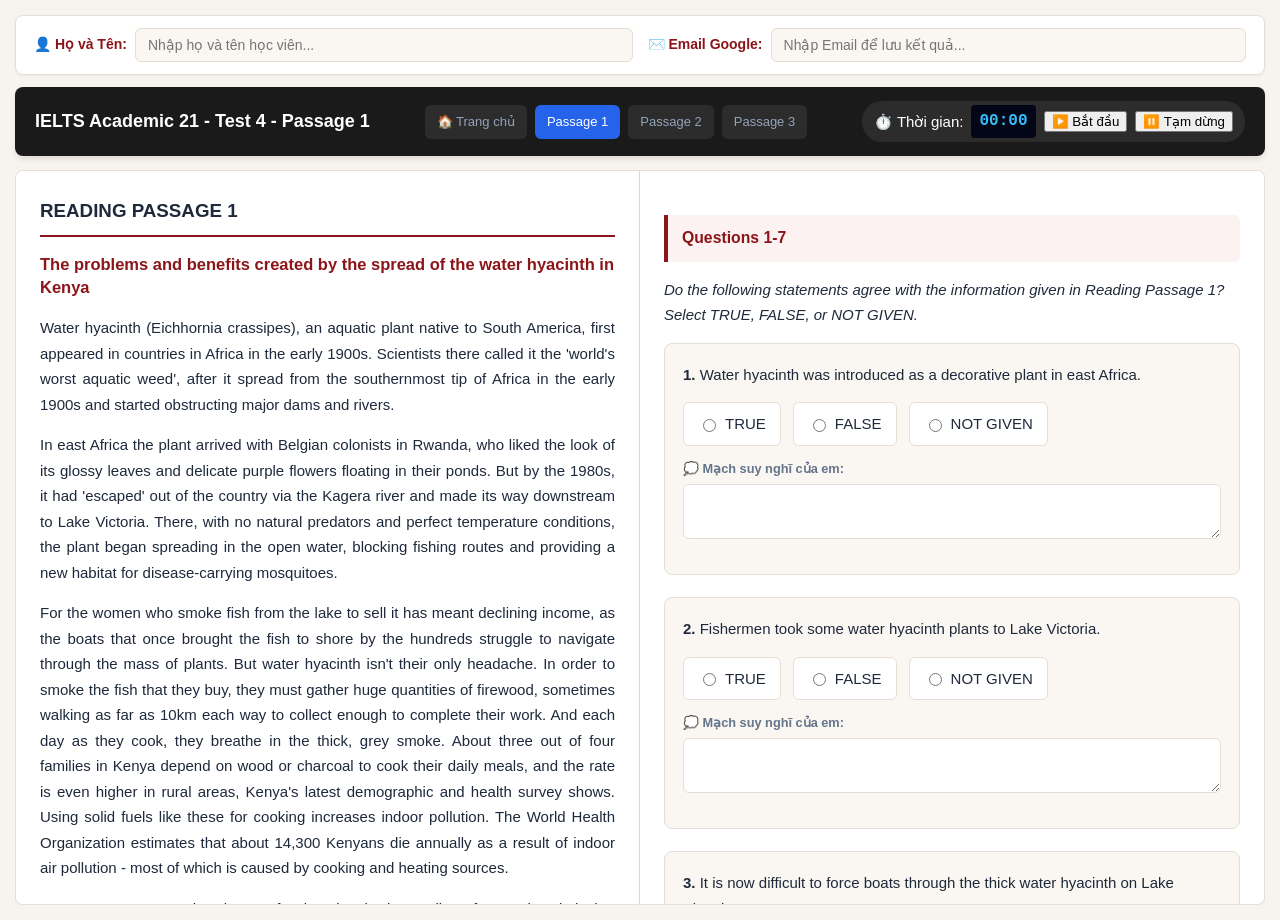
<file: cam21-test4-p1.html>
<!DOCTYPE html>
<html lang="vi">
<head>
  <meta charset="UTF-8">
  <title>IELTS 21 Test 4 - Passage 1: Water Hyacinth in Kenya</title>
  <link rel="stylesheet" href="ielts-core.css">
</head>
<body>

<div class="user-info-box">
  <div class="user-info-field">
    <label for="studentNameInput">👤 Họ và Tên:</label>
    <input type="text" id="studentNameInput" placeholder="Nhập họ và tên học viên...">
  </div>
  <div class="user-info-field">
    <label for="studentEmailInput">✉️ Email Google:</label>
    <input type="email" id="studentEmailInput" placeholder="Nhập Email để lưu kết quả...">
  </div>
</div>

<div class="header-bar">
  <h1>IELTS Academic 21 - Test 4 - Passage 1</h1>
  
  <div class="header-nav">
    <a href="index.html" class="nav-link">🏠 Trang chủ</a>
    <a href="cam21-test4-p1.html" class="nav-link active">Passage 1</a>
    <a href="cam21-test4-p2.html" class="nav-link">Passage 2</a>
    <a href="cam21-test4-p3.html" class="nav-link">Passage 3</a>
  </div>

  <div class="timer-container">
    <span>⏱️ Thời gian:</span>
    <span class="timer-display" id="timerDisplay">00:00</span>
    <button class="btn-timer" onclick="startTimer()">▶️ Bắt đầu</button>
    <button class="btn-timer" onclick="pauseTimer()">⏸️ Tạm dừng</button>
  </div>

  <div class="score-badge" id="scoreBadge">Điểm số: <span id="scoreText">0/13</span></div>
</div>

<div id="hlPopup" class="hl-popup"><button id="btnDoHighlight">🖍️ Highlight</button></div>
<div id="removeHlPopup" class="hl-popup"><button id="btnRemoveHighlight">❌ Xóa Highlight</button></div>

<div class="container">
  <!-- CỘT BÀI ĐỌC -->
  <div class="passage-box" id="passageBox">
    <h2>READING PASSAGE 1</h2>
    <h3>The problems and benefits created by the spread of the water hyacinth in Kenya</h3>
    
    <p>Water hyacinth (Eichhornia crassipes), an aquatic plant native to South America, first appeared in countries in Africa in the early 1900s. Scientists there called it the 'world's worst aquatic weed', after it spread from the southernmost tip of Africa in the early 1900s and started obstructing major dams and rivers.</p>
    
    <p>In east Africa the plant arrived with <span class="hl" id="hl-q1" data-q="[Q1]">Belgian colonists in Rwanda, who liked the look of its <span class="kw">glossy leaves and delicate purple flowers</span> floating in their ponds</span>. But by the 1980s, <span class="hl" id="hl-q2" data-q="[Q2]">it had <span class="kw">'escaped' out of the country via the Kagera river</span> and made its way downstream to Lake Victoria</span>. There, with no natural predators and perfect temperature conditions, the plant began spreading in the open water, <span class="hl" id="hl-q4" data-q="[Q4-NG]">blocking fishing routes and providing a new habitat for disease-carrying mosquitoes</span>.</p>
    
    <p>For the women who smoke fish from the lake to sell it has meant declining income, as <span class="hl" id="hl-q3" data-q="[Q3]">the boats that once brought the fish to shore by the hundreds <span class="kw">struggle to navigate</span> through the mass of plants</span>. But water hyacinth isn't their only headache. In order to smoke the fish that they buy, they must gather huge quantities of firewood, sometimes walking as far as 10km each way to collect enough to complete their work. And each day as they cook, they breathe in the thick, grey smoke. <span class="hl" id="hl-q5" data-q="[Q5-NG]">About three out of four families in Kenya depend on wood or charcoal to cook their daily meals, and the rate is even higher in rural areas, Kenya's latest demographic and health survey shows. Using solid fuels like these for cooking increases indoor pollution</span>. The World Health Organization estimates that about 14,300 Kenyans die annually as a result of indoor air pollution - most of which is caused by cooking and heating sources.</p>
    
    <p>Some years ago, on the shores of Lake Victoria, <span class="hl" id="hl-q6" data-q="[Q6]">huge piles of water hyacinth that villagers had <span class="kw">taken out of the water</span> in an attempt to clear it were a common sight</span>. But buried in those decaying waxy leaves was a renewable energy gold mine. It turns out the floating plant isn't just good at spreading - its foliage also contains a high ratio of carbon to nitrogen. It's a magic combination that <span class="hl" id="hl-q7" data-q="[Q7]">has captivated researchers' imaginations <span class="kw">since as early as the 1980s</span></span> when, across the world, they began to explore its potential as a biofuel. Just about 4kg of the dried plant would be enough to cater for a large family's daily energy needs, early research predicted.</p>
    
    <p>In 2014, Nigerian academics announced they had got better yields of biofuel gas when they mixed the plant with chicken manure. A few years later, Kenyan scientists confirmed what their Nigerian peers and others had already found: manure worked to improve the process of converting the weed into gas.</p>

    <p>In 2018, the technology came to a village on the shore of Lake Victoria, called Dunga. The project promised a two-for-one solution to the dual menaces of the water hyacinth and dependence on firewood. The community received a pair of donated biogas digesters - machines that would <span class="hl" id="hl-q8" data-q="[Q8]">transform a mix of water hyacinth and <span class="kw">cow dung</span></span> into biogas for cooking.</p>
    
    <p>The digesters work a bit like a stomach. The mixture goes in one end - think of it as a mouth - and over the next 20 to 30 days, it <span class="hl" id="hl-q9" data-q="[Q9]">goes through a <span class="kw">fermentation</span> process</span> and breaks down, giving off gas that comes out the other end. From there, the clean-burning gas is <span class="hl" id="hl-q10" data-q="[Q10]">passed through <span class="kw">pipes</span></span> to the point of use, just like traditional domestic gas. In Dunga, the machines produce enough gas to serve about 60% of the village's population. It is used in domestic stoves and for other household tasks such as purifying water and incubating chicks.</p>
    
    <p>The project is testing whether biogas can provide an effective alternative to firewood and charcoal in rural Kenyan communities. Results indicate that the programme seems to be working. The women who smoke the lake fish are already getting sick less often. Besides, <span class="hl" id="hl-q11" data-q="[Q11]">they don't have to devote a lot of <span class="kw">time</span> every day to gathering firewood</span>, which is a great relief. As a result, <span class="hl" id="hl-q12" data-q="[Q12]">they're able to make more <span class="kw">money</span></span> for their families from other enterprises.</p>
    
    <p>Kanyiva Muindi is an epidemiologist and air pollution research fellow at the African Population and Health Research Centre in Nairobi. She says families who switch to the smokeless cooking method could expect fewer respiratory diseases. Women, young girls and children are particularly vulnerable because they are the ones who cook in the kitchen or outside over fires.</p>
    
    <p>How much better the biogas stoves will be for the community's health still needs more research, says Dominic Kahumbu Wanjihia, Biogas International's chief executive. But <span class="hl" id="hl-q13" data-q="[Q13]">unless the <span class="kw">price</span> of the machines drops</span>, it's pretty clear that most communities will never be able to afford any, since they sell for about $750.</p>
    
    <p>Kanyiva says affordability is a challenge worth addressing, given the huge health and environmental dangers posed by 'dirty' fuels such as wood, charcoal and kerosene. If biogas could become affordable on a large scale, she says it 'would be life-changing for millions on the African continent and beyond'.</p>
  </div>

  <!-- CỘT CÂU HỎI -->
  <div class="question-box">
    <div class="section-title">Questions 1-7</div>
    <p><i>Do the following statements agree with the information given in Reading Passage 1? Select TRUE, FALSE, or NOT GIVEN.</i></p>

    <!-- Q1 -->
    <div class="question" id="q1">
      <p><b>1.</b> Water hyacinth was introduced as a decorative plant in east Africa.</p>
      <div class="options">
        <label><input type="radio" name="q1" value="TRUE"> TRUE</label>
        <label><input type="radio" name="q1" value="FALSE"> FALSE</label>
        <label><input type="radio" name="q1" value="NOT GIVEN"> NOT GIVEN</label>
      </div>
      <div class="thought-box"><label>💭 Mạch suy nghĩ của em:</label><textarea id="q1_thought"></textarea></div>
      <div class="result"></div>
      <div class="explanation">
        <h4 style="color: #0369a1; margin-bottom: 8px;">📝 LỜI GIẢI CHI TIẾT 4 BƯỚC:</h4>
        <div class="exp-step">• <b>Đáp án chốt:</b> <span class="kw-exp">TRUE</span></div>
        <div class="exp-step">• <b>Bước 1 (Cắt câu & Khoanh từ):</b> Bèo tây ('Water hyacinth') / được đưa vào như một cây trang trí ('decorative plant') / ở Đông Phi. Khoanh cụm <mark style="background-color: #fef08a;">decorative plant</mark>.</div>
        <div class="exp-step">• <b>Bước 2 (Tìm vị trí):</b> Quét từ 'east Africa', 'Belgian colonists' ở Đoạn 2.</div>
        <div class="exp-step">• <b>Bước 3 (So từ hai bên):</b> Đề bảo cây trang trí. Bài ghi thực dân Bỉ mang đến vì <mark style="background-color: #fef08a;">liked the look of its glossy leaves and delicate purple flowers floating in their ponds</mark> (thích ngắm hoa tím và lá bóng trong ao).</div>
        <div class="exp-step">• <b>Bước 4 (Chốt đáp án):</b> Thích ngắm vẻ đẹp trồng trong ao chính là làm cây trang trí. Trùng khớp 100%. Chọn <b>TRUE</b>.</div>
        <div class="exp-step" style="background: #f1f5f9; padding: 6px; border-radius: 4px; margin-top: 4px;">🛡️ <b>Mẹo B1:</b> 'decorative' (trang trí) = 'liked the look' + 'flowers' (thích vẻ ngoài/hoa). Chọn <b>TRUE</b>.</div>
        <button class="btn-locate" onclick="highlightText('hl-q1')">📍 Định vị vị trí trong bài đọc</button>
        <div class="ai-assistant-box">
          <label>🤖 Hỏi Trợ giảng AI về câu này:</label>
          <div class="ai-input-group"><input type="text" id="ai_ask_q1"><button class="ai-btn" onclick="askGeminiAI('q1')">Gửi AI</button></div>
          <div class="ai-response" id="ai_response_q1"></div>
        </div>
      </div>
    </div>

    <!-- Q2 -->
    <div class="question" id="q2">
      <p><b>2.</b> Fishermen took some water hyacinth plants to Lake Victoria.</p>
      <div class="options">
        <label><input type="radio" name="q2" value="TRUE"> TRUE</label>
        <label><input type="radio" name="q2" value="FALSE"> FALSE</label>
        <label><input type="radio" name="q2" value="NOT GIVEN"> NOT GIVEN</label>
      </div>
      <div class="thought-box"><label>💭 Mạch suy nghĩ của em:</label><textarea id="q2_thought"></textarea></div>
      <div class="result"></div>
      <div class="explanation">
        <h4 style="color: #0369a1; margin-bottom: 8px;">📝 LỜI GIẢI CHI TIẾT 4 BƯỚC:</h4>
        <div class="exp-step">• <b>Đáp án chốt:</b> <span class="kw-exp">FALSE</span></div>
        <div class="exp-step">• <b>Bước 1 (Cắt câu & Khoanh từ):</b> Ngư dân ('Fishermen') / đã mang bèo tây / đến hồ Victoria. Khoanh chủ thể <mark style="background-color: #fef08a;">Fishermen</mark>.</div>
        <div class="exp-step">• <b>Bước 2 (Tìm vị trí):</b> Quét 'Lake Victoria' và 'Kagera river' ở Đoạn 2.</div>
        <div class="exp-step">• <b>Bước 3 (So từ hai bên):</b> Đề bảo Ngư dân mang đến. Bài đọc bảo cây <mark style="background-color: #fef08a;">escaped via the Kagera river and made its way downstream</mark> (tự trôi theo dòng sông Kagera xuống hồ).</div>
        <div class="exp-step">• <b>Bước 4 (Chốt đáp án):</b> Ngư dân mang đến VS Cây tự trôi dạt. Mâu thuẫn trực tiếp. Chọn <b>FALSE</b>.</div>
        <div class="exp-step" style="background: #f1f5f9; padding: 6px; border-radius: 4px; margin-top: 4px;">🛡️ <b>Mẹo B1:</b> Đề ghi 'Fishermen' (ngư dân). Bài ghi trôi theo 'river' (dòng sông). Chọn <b>FALSE</b>.</div>
        <button class="btn-locate" onclick="highlightText('hl-q2')">📍 Định vị vị trí trong bài đọc</button>
        <div class="ai-assistant-box">
          <label>🤖 Hỏi Trợ giảng AI về câu này:</label>
          <div class="ai-input-group"><input type="text" id="ai_ask_q2"><button class="ai-btn" onclick="askGeminiAI('q2')">Gửi AI</button></div>
          <div class="ai-response" id="ai_response_q2"></div>
        </div>
      </div>
    </div>

    <!-- Q3 -->
    <div class="question" id="q3">
      <p><b>3.</b> It is now difficult to force boats through the thick water hyacinth on Lake Victoria.</p>
      <div class="options">
        <label><input type="radio" name="q3" value="TRUE"> TRUE</label>
        <label><input type="radio" name="q3" value="FALSE"> FALSE</label>
        <label><input type="radio" name="q3" value="NOT GIVEN"> NOT GIVEN</label>
      </div>
      <div class="thought-box"><label>💭 Mạch suy nghĩ của em:</label><textarea id="q3_thought"></textarea></div>
      <div class="result"></div>
      <div class="explanation">
        <h4 style="color: #0369a1; margin-bottom: 8px;">📝 LỜI GIẢI CHI TIẾT 4 BƯỚC:</h4>
        <div class="exp-step">• <b>Đáp án chốt:</b> <span class="kw-exp">TRUE</span></div>
        <div class="exp-step">• <b>Bước 1 (Cắt câu & Khoanh từ):</b> Khó khăn ('difficult') / để chèo thuyền vượt qua ('force boats through') / thảm bèo tây. Khoanh <mark style="background-color: #fef08a;">difficult to force boats</mark>.</div>
        <div class="exp-step">• <b>Bước 2 (Tìm vị trí):</b> Quét từ 'boats', 'navigate' ở Đoạn 3.</div>
        <div class="exp-step">• <b>Bước 3 (So từ hai bên):</b> So từ đồng nghĩa: 'difficult to force boats through' = <mark style="background-color: #fef08a;">boats struggle to navigate through the mass of plants</mark>.</div>
        <div class="exp-step">• <b>Bước 4 (Chốt đáp án):</b> Ý nghĩa hai bên giống hệt nhau 100%. Chọn <b>TRUE</b>.</div>
        <div class="exp-step" style="background: #f1f5f9; padding: 6px; border-radius: 4px; margin-top: 4px;">🛡️ <b>Mẹo B1:</b> 'difficult' (khó) = 'struggle' (vật lộn/khó khăn). Chọn <b>TRUE</b>.</div>
        <button class="btn-locate" onclick="highlightText('hl-q3')">📍 Định vị vị trí trong bài đọc</button>
        <div class="ai-assistant-box">
          <label>🤖 Hỏi Trợ giảng AI về câu này:</label>
          <div class="ai-input-group"><input type="text" id="ai_ask_q3"><button class="ai-btn" onclick="askGeminiAI('q3')">Gửi AI</button></div>
          <div class="ai-response" id="ai_response_q3"></div>
        </div>
      </div>
    </div>

    <!-- Q4 -->
    <div class="question" id="q4">
      <p><b>4.</b> Chemicals produced by the water hyacinth plants are affecting the numbers of fish in Lake Victoria.</p>
      <div class="options">
        <label><input type="radio" name="q4" value="TRUE"> TRUE</label>
        <label><input type="radio" name="q4" value="FALSE"> FALSE</label>
        <label><input type="radio" name="q4" value="NOT GIVEN"> NOT GIVEN</label>
      </div>
      <div class="thought-box"><label>💭 Mạch suy nghĩ của em:</label><textarea id="q4_thought"></textarea></div>
      <div class="result"></div>
      <div class="explanation">
        <h4 style="color: #0369a1; margin-bottom: 8px;">📝 LỜI GIẢI CHI TIẾT 4 BƯỚC:</h4>
        <div class="exp-step">• <b>Đáp án chốt:</b> <span class="kw-exp">NOT GIVEN</span></div>
        <div class="exp-step">• <b>Bước 1 (Cắt câu & Khoanh từ):</b> Hóa chất từ bèo tây ('Chemicals') / ảnh hưởng số lượng cá ('affecting numbers of fish'). Khoanh <mark style="background-color: #fef08a;">Chemicals</mark>.</div>
        <div class="exp-step">• <b>Bước 2 (Tìm vị trí):</b> Quét 'fish', 'Lake Victoria' ở Đoạn 2 & 3.</div>
        <div class="exp-step">• <b>Bước 3 (So từ hai bên):</b> Bài đọc nói bèo cản trở thuyền cá và tạo muỗi, KHÔNG HỀ nói bèo tiết ra 'hóa chất' độc hại cá.</div>
        <div class="exp-step">• <b>Bước 4 (Chốt đáp án):</b> Không có thông tin về hóa chất. Chọn <b>NOT GIVEN</b>.</div>
        <div class="exp-step" style="background: #f1f5f9; padding: 6px; border-radius: 4px; margin-top: 4px;">🛡️ <b>Mẹo B1:</b> Tìm từ 'Chemicals' (hóa chất). Trong bài không hề có từ này. Chọn <b>NOT GIVEN</b>.</div>
        <button class="btn-locate" onclick="highlightText('hl-q4')">📍 Định vị vị trí trong bài đọc</button>
        <div class="ai-assistant-box">
          <label>🤖 Hỏi Trợ giảng AI về câu này:</label>
          <div class="ai-input-group"><input type="text" id="ai_ask_q4"><button class="ai-btn" onclick="askGeminiAI('q4')">Gửi AI</button></div>
          <div class="ai-response" id="ai_response_q4"></div>
        </div>
      </div>
    </div>

    <!-- Q5 -->
    <div class="question" id="q5">
      <p><b>5.</b> Cooking with charcoal proved to be even worse than wood for people's health.</p>
      <div class="options">
        <label><input type="radio" name="q5" value="TRUE"> TRUE</label>
        <label><input type="radio" name="q5" value="FALSE"> FALSE</label>
        <label><input type="radio" name="q5" value="NOT GIVEN"> NOT GIVEN</label>
      </div>
      <div class="thought-box"><label>💭 Mạch suy nghĩ của em:</label><textarea id="q5_thought"></textarea></div>
      <div class="result"></div>
      <div class="explanation">
        <h4 style="color: #0369a1; margin-bottom: 8px;">📝 LỜI GIẢI CHI TIẾT 4 BƯỚC:</h4>
        <div class="exp-step">• <b>Đáp án chốt:</b> <span class="kw-exp">NOT GIVEN</span></div>
        <div class="exp-step">• <b>Bước 1 (Cắt câu & Khoanh từ):</b> Nấu bằng than ('charcoal') / tệ hơn nấu bằng gỗ ('worse than wood'). Khoanh từ so sánh <mark style="background-color: #fef08a;">worse than</mark>.</div>
        <div class="exp-step">• <b>Bước 2 (Tìm vị trí):</b> Quét 'charcoal', 'wood' ở Đoạn 3.</div>
        <div class="exp-step">• <b>Bước 3 (So từ hai bên):</b> Bài đọc bảo 3/4 gia đình dùng củi hoặc than (<mark style="background-color: #fef08a;">depend on wood or charcoal</mark>), cả hai gây ô nhiễm, nhưng KHÔNG so sánh cái nào tệ hơn.</div>
        <div class="exp-step">• <b>Bước 4 (Chốt đáp án):</b> Không có thông tin so sánh độc hại hơn. Chọn <b>NOT GIVEN</b>.</div>
        <div class="exp-step" style="background: #f1f5f9; padding: 6px; border-radius: 4px; margin-top: 4px;">🛡️ <b>Mẹo B1:</b> Đề bài có so sánh hơn 'worse than', bài đọc chỉ liệt kê chung không so sánh. Chọn <b>NOT GIVEN</b>.</div>
        <button class="btn-locate" onclick="highlightText('hl-q5')">📍 Định vị vị trí trong bài đọc</button>
        <div class="ai-assistant-box">
          <label>🤖 Hỏi Trợ giảng AI về câu này:</label>
          <div class="ai-input-group"><input type="text" id="ai_ask_q5"><button class="ai-btn" onclick="askGeminiAI('q5')">Gửi AI</button></div>
          <div class="ai-response" id="ai_response_q5"></div>
        </div>
      </div>
    </div>

    <!-- Q6 -->
    <div class="question" id="q6">
      <p><b>6.</b> People found it impossible to remove much water hyacinth from Lake Victoria.</p>
      <div class="options">
        <label><input type="radio" name="q6" value="TRUE"> TRUE</label>
        <label><input type="radio" name="q6" value="FALSE"> FALSE</label>
        <label><input type="radio" name="q6" value="NOT GIVEN"> NOT GIVEN</label>
      </div>
      <div class="thought-box"><label>💭 Mạch suy nghĩ của em:</label><textarea id="q6_thought"></textarea></div>
      <div class="result"></div>
      <div class="explanation">
        <h4 style="color: #0369a1; margin-bottom: 8px;">📝 LỜI GIẢI CHI TIẾT 4 BƯỚC:</h4>
        <div class="exp-step">• <b>Đáp án chốt:</b> <span class="kw-exp">FALSE</span></div>
        <div class="exp-step">• <b>Bước 1 (Cắt câu & Khoanh từ):</b> Người dân bó tay không vớt được nhiều bèo ('found it impossible to remove much'). Khoanh <mark style="background-color: #fef08a;">impossible to remove much</mark>.</div>
        <div class="exp-step">• <b>Bước 2 (Tìm vị trí):</b> Quét 'taken out of the water', 'huge piles' ở Đoạn 4.</div>
        <div class="exp-step">• <b>Bước 3 (So từ hai bên):</b> Đề bảo không vớt được nhiều bèo. Bài ghi: <mark style="background-color: #fef08a;">huge piles of water hyacinth that villagers had taken out of the water... were a common sight</mark> (những đống bèo khổng lồ được vớt lên là hình ảnh phổ biến).</div>
        <div class="exp-step">• <b>Bước 4 (Chốt đáp án):</b> Vớt được các đống khổng lồ VS Bó tay không vớt được nhiều. Mâu thuẫn. Chọn <b>FALSE</b>.</div>
        <div class="exp-step" style="background: #f1f5f9; padding: 6px; border-radius: 4px; margin-top: 4px;">🛡️ <b>Mẹo B1:</b> 'impossible' (không thể) VS 'huge piles' (đống khổng lồ). Chọn <b>FALSE</b>.</div>
        <button class="btn-locate" onclick="highlightText('hl-q6')">📍 Định vị vị trí trong bài đọc</button>
        <div class="ai-assistant-box">
          <label>🤖 Hỏi Trợ giảng AI về câu này:</label>
          <div class="ai-input-group"><input type="text" id="ai_ask_q6"><button class="ai-btn" onclick="askGeminiAI('q6')">Gửi AI</button></div>
          <div class="ai-response" id="ai_response_q6"></div>
        </div>
      </div>
    </div>

    <!-- Q7 -->
    <div class="question" id="q7">
      <p><b>7.</b> Scientists started investigating the possibility of using water hyacinth to generate biogas in the last century.</p>
      <div class="options">
        <label><input type="radio" name="q7" value="TRUE"> TRUE</label>
        <label><input type="radio" name="q7" value="FALSE"> FALSE</label>
        <label><input type="radio" name="q7" value="NOT GIVEN"> NOT GIVEN</label>
      </div>
      <div class="thought-box"><label>💭 Mạch suy nghĩ của em:</label><textarea id="q7_thought"></textarea></div>
      <div class="result"></div>
      <div class="explanation">
        <h4 style="color: #0369a1; margin-bottom: 8px;">📝 LỜI GIẢI CHI TIẾT 4 BƯỚC:</h4>
        <div class="exp-step">• <b>Đáp án chốt:</b> <span class="kw-exp">TRUE</span></div>
        <div class="exp-step">• <b>Bước 1 (Cắt câu & Khoanh từ):</b> Nghiên cứu dùng bèo làm khí sinh học / từ thế kỷ trước ('in the last century'). Khoanh mốc <mark style="background-color: #fef08a;">in the last century</mark>.</div>
        <div class="exp-step">• <b>Bước 2 (Tìm vị trí):</b> Quét năm '1980s' ở Đoạn 4.</div>
        <div class="exp-step">• <b>Bước 3 (So từ hai bên):</b> Bài đọc ghi: <mark style="background-color: #fef08a;">captivated researchers' imaginations since as early as the 1980s</mark>. Những năm 1980s thuộc thế kỷ 20 = 'thế kỷ trước' (last century).</div>
        <div class="exp-step">• <b>Bước 4 (Chốt đáp án):</b> Mốc thời gian hoàn toàn trùng khớp. Chọn <b>TRUE</b>.</div>
        <div class="exp-step" style="background: #f1f5f9; padding: 6px; border-radius: 4px; margin-top: 4px;">🛡️ <b>Mẹo B1:</b> '1980s' (năm 1980) chính là thế kỷ trước ('last century'). Chọn <b>TRUE</b>.</div>
        <button class="btn-locate" onclick="highlightText('hl-q7')">📍 Định vị vị trí trong bài đọc</button>
        <div class="ai-assistant-box">
          <label>🤖 Hỏi Trợ giảng AI về câu này:</label>
          <div class="ai-input-group"><input type="text" id="ai_ask_q7"><button class="ai-btn" onclick="askGeminiAI('q7')">Gửi AI</button></div>
          <div class="ai-response" id="ai_response_q7"></div>
        </div>
      </div>
    </div>

    <div class="section-title">Questions 8-13</div>
    <p><i>Complete the notes below. Choose ONE WORD ONLY from the passage for each answer.</i></p>

    <!-- Q8 -->
    <div class="question" id="q8">
      <p><b>8.</b> First, place water hyacinth together with some <input type="text" id="q8_input" class="fill-input"> into a digester.</p>
      <div class="thought-box"><label>💭 Mạch suy nghĩ của em:</label><textarea id="q8_thought"></textarea></div>
      <div class="result"></div>
      <div class="explanation">
        <h4 style="color: #0369a1; margin-bottom: 8px;">📝 LỜI GIẢI CHI TIẾT 4 BƯỚC:</h4>
        <div class="exp-step">• <b>Đáp án chốt:</b> <span class="kw-exp">cow dung</span></div>
        <div class="exp-step">• <b>Bước 1 (Cắt câu & Khoanh từ):</b> Trộn bèo tây với một ít [8] vào máy phân hủy. Sau 'some' cần danh từ nguyên liệu.</div>
        <div class="exp-step">• <b>Bước 2 (Tìm vị trí):</b> Quét 'digester', 'water hyacinth' ở Đoạn 6.</div>
        <div class="exp-step">• <b>Bước 3 (So từ hai bên):</b> Bài đọc ghi: <mark style="background-color: #fef08a;">transform a mix of water hyacinth and cow dung</mark> into biogas. Nguyên liệu trộn cùng bèo là 'cow dung' (phân bò).</div>
        <div class="exp-step">• <b>Bước 4 (Chốt đáp án):</b> Chép từ <span class="kw-exp">cow dung</span>.</div>
        <div class="exp-step" style="background: #f1f5f9; padding: 6px; border-radius: 4px; margin-top: 4px;">🛡️ <b>Mẹo B1:</b> Thấy từ 'water hyacinth' nối bằng từ 'and' với 'cow dung'. Chép <b>cow dung</b>.</div>
        <button class="btn-locate" onclick="highlightText('hl-q8')">📍 Định vị vị trí trong bài đọc</button>
        <div class="ai-assistant-box">
          <label>🤖 Hỏi Trợ giảng AI về câu này:</label>
          <div class="ai-input-group"><input type="text" id="ai_ask_q8"><button class="ai-btn" onclick="askGeminiAI('q8')">Gửi AI</button></div>
          <div class="ai-response" id="ai_response_q8"></div>
        </div>
      </div>
    </div>

    <!-- Q9 -->
    <div class="question" id="q9">
      <p><b>9.</b> Leave the mixture until the <input type="text" id="q9_input" class="fill-input"> is completed.</p>
      <div class="thought-box"><label>💭 Mạch suy nghĩ của em:</label><textarea id="q9_thought"></textarea></div>
      <div class="result"></div>
      <div class="explanation">
        <h4 style="color: #0369a1; margin-bottom: 8px;">📝 LỜI GIẢI CHI TIẾT 4 BƯỚC:</h4>
        <div class="exp-step">• <b>Đáp án chốt:</b> <span class="kw-exp">fermentation</span></div>
        <div class="exp-step">• <b>Bước 1 (Cắt câu & Khoanh từ):</b> Để hỗn hợp cho đến khi quá trình [9] hoàn thành. Cần danh từ chỉ quá trình.</div>
        <div class="exp-step">• <b>Bước 2 (Tìm vị trí):</b> Quét '20 to 30 days', 'mixture' ở Đoạn 7.</div>
        <div class="exp-step">• <b>Bước 3 (So từ hai bên):</b> Bài đọc ghi: <mark style="background-color: #fef08a;">over the next 20 to 30 days, it goes through a fermentation process</mark>. Quá trình đó là 'fermentation'.</div>
        <div class="exp-step">• <b>Bước 4 (Chốt đáp án):</b> Chép từ <span class="kw-exp">fermentation</span>.</div>
        <div class="exp-step" style="background: #f1f5f9; padding: 6px; border-radius: 4px; margin-top: 4px;">🛡️ <b>Mẹo B1:</b> Nhìn chữ 'process' (quá trình) đi kèm 'fermentation' (lên men). Chép <b>fermentation</b>.</div>
        <button class="btn-locate" onclick="highlightText('hl-q9')">📍 Định vị vị trí trong bài đọc</button>
        <div class="ai-assistant-box">
          <label>🤖 Hỏi Trợ giảng AI về câu này:</label>
          <div class="ai-input-group"><input type="text" id="ai_ask_q9"><button class="ai-btn" onclick="askGeminiAI('q9')">Gửi AI</button></div>
          <div class="ai-response" id="ai_response_q9"></div>
        </div>
      </div>
    </div>

    <!-- Q10 -->
    <div class="question" id="q10">
      <p><b>10.</b> Use <input type="text" id="q10_input" class="fill-input"> to transport the gas to individual homes.</p>
      <div class="thought-box"><label>💭 Mạch suy nghĩ của em:</label><textarea id="q10_thought"></textarea></div>
      <div class="result"></div>
      <div class="explanation">
        <h4 style="color: #0369a1; margin-bottom: 8px;">📝 LỜI GIẢI CHI TIẾT 4 BƯỚC:</h4>
        <div class="exp-step">• <b>Đáp án chốt:</b> <span class="kw-exp">pipes</span></div>
        <div class="exp-step">• <b>Bước 1 (Cắt câu & Khoanh từ):</b> Dùng [10] để dẫn khí đến từng nhà. Cần danh từ chỉ phương tiện dẫn khí.</div>
        <div class="exp-step">• <b>Bước 2 (Tìm vị trí):</b> Quét 'passed through', 'gas' ở Đoạn 7.</div>
        <div class="exp-step">• <b>Bước 3 (So từ hai bên):</b> Bài đọc ghi: <mark style="background-color: #fef08a;">clean-burning gas is passed through pipes to the point of use</mark>. Danh từ vật dụng là 'pipes'.</div>
        <div class="exp-step">• <b>Bước 4 (Chốt đáp án):</b> Chép từ <span class="kw-exp">pipes</span>.</div>
        <div class="exp-step" style="background: #f1f5f9; padding: 6px; border-radius: 4px; margin-top: 4px;">🛡️ <b>Mẹo B1:</b> 'passed through' (dẫn qua) đi liền với 'pipes' (đường ống). Chép <b>pipes</b>.</div>
        <button class="btn-locate" onclick="highlightText('hl-q10')">📍 Định vị vị trí trong bài đọc</button>
        <div class="ai-assistant-box">
          <label>🤖 Hỏi Trợ giảng AI về câu này:</label>
          <div class="ai-input-group"><input type="text" id="ai_ask_q10"><button class="ai-btn" onclick="askGeminiAI('q10')">Gửi AI</button></div>
          <div class="ai-response" id="ai_response_q10"></div>
        </div>
      </div>
    </div>

    <!-- Q11 -->
    <div class="question" id="q11">
      <p><b>11.</b> There is no need for them to spend so much <input type="text" id="q11_input" class="fill-input"> collecting fuel.</p>
      <div class="thought-box"><label>💭 Mạch suy nghĩ của em:</label><textarea id="q11_thought"></textarea></div>
      <div class="result"></div>
      <div class="explanation">
        <h4 style="color: #0369a1; margin-bottom: 8px;">📝 LỜI GIẢI CHI TIẾT 4 BƯỚC:</h4>
        <div class="exp-step">• <b>Đáp án chốt:</b> <span class="kw-exp">time</span></div>
        <div class="exp-step">• <b>Bước 1 (Cắt câu & Khoanh từ):</b> Không cần tốn quá nhiều [11] để nhặt củi. Sau 'so much' cần danh từ không đếm được chỉ thời gian.</div>
        <div class="exp-step">• <b>Bước 2 (Tìm vị trí):</b> Quét 'gathering firewood' (= collecting fuel) ở Đoạn 8.</div>
        <div class="exp-step">• <b>Bước 3 (So từ hai bên):</b> Bài đọc ghi: <mark style="background-color: #fef08a;">don't have to devote a lot of time every day to gathering firewood</mark>. Cụm 'no need to spend so much' = 'don't have to devote a lot of'. Danh từ là 'time'.</div>
        <div class="exp-step">• <b>Bước 4 (Chốt đáp án):</b> Chép từ <span class="kw-exp">time</span>.</div>
        <div class="exp-step" style="background: #f1f5f9; padding: 6px; border-radius: 4px; margin-top: 4px;">🛡️ <b>Mẹo B1:</b> 'gathering firewood' = 'collecting fuel'. Từ đi sau 'a lot of' là 'time'. Chép <b>time</b>.</div>
        <button class="btn-locate" onclick="highlightText('hl-q11')">📍 Định vị vị trí trong bài đọc</button>
        <div class="ai-assistant-box">
          <label>🤖 Hỏi Trợ giảng AI về câu này:</label>
          <div class="ai-input-group"><input type="text" id="ai_ask_q11"><button class="ai-btn" onclick="askGeminiAI('q11')">Gửi AI</button></div>
          <div class="ai-response" id="ai_response_q11"></div>
        </div>
      </div>
    </div>

    <!-- Q12 -->
    <div class="question" id="q12">
      <p><b>12.</b> They can focus on different tasks that bring in <input type="text" id="q12_input" class="fill-input"> for their families.</p>
      <div class="thought-box"><label>💭 Mạch suy nghĩ của em:</label><textarea id="q12_thought"></textarea></div>
      <div class="result"></div>
      <div class="explanation">
        <h4 style="color: #0369a1; margin-bottom: 8px;">📝 LỜI GIẢI CHI TIẾT 4 BƯỚC:</h4>
        <div class="exp-step">• <b>Đáp án chốt:</b> <span class="kw-exp">money</span></div>
        <div class="exp-step">• <b>Bước 1 (Cắt câu & Khoanh từ):</b> Tập trung vào việc khác mang lại [12] cho gia đình. Cần danh từ chỉ thu nhập.</div>
        <div class="exp-step">• <b>Bước 2 (Tìm vị trí):</b> Quét 'other enterprises' ở Đoạn 8.</div>
        <div class="exp-step">• <b>Bước 3 (So từ hai bên):</b> Bài đọc ghi: <mark style="background-color: #fef08a;">they're able to make more money for their families from other enterprises</mark>. Cụm 'bring in' = 'make'. Danh từ là 'money'.</div>
        <div class="exp-step">• <b>Bước 4 (Chốt đáp án):</b> Chép từ <span class="kw-exp">money</span>.</div>
        <div class="exp-step" style="background: #f1f5f9; padding: 6px; border-radius: 4px; margin-top: 4px;">🛡️ <b>Mẹo B1:</b> 'bring in' (mang về) = 'make' (kiếm được). Từ đi cùng là 'money'. Chép <b>money</b>.</div>
        <button class="btn-locate" onclick="highlightText('hl-q12')">📍 Định vị vị trí trong bài đọc</button>
        <div class="ai-assistant-box">
          <label>🤖 Hỏi Trợ giảng AI về câu này:</label>
          <div class="ai-input-group"><input type="text" id="ai_ask_q12"><button class="ai-btn" onclick="askGeminiAI('q12')">Gửi AI</button></div>
          <div class="ai-response" id="ai_response_q12"></div>
        </div>
      </div>
    </div>

    <!-- Q13 -->
    <div class="question" id="q13">
      <p><b>13.</b> The <input type="text" id="q13_input" class="fill-input"> of the digesters is beyond the reach of most villages.</p>
      <div class="thought-box"><label>💭 Mạch suy nghĩ của em:</label><textarea id="q13_thought"></textarea></div>
      <div class="result"></div>
      <div class="explanation">
        <h4 style="color: #0369a1; margin-bottom: 8px;">📝 LỜI GIẢI CHI TIẾT 4 BƯỚC:</h4>
        <div class="exp-step">• <b>Đáp án chốt:</b> <span class="kw-exp">price</span></div>
        <div class="exp-step">• <b>Bước 1 (Cắt câu & Khoanh từ):</b> [13] của máy phân hủy vượt quá khả năng chi trả. Sau 'The' và trước 'of' cần danh từ chỉ giá cả.</div>
        <div class="exp-step">• <b>Bước 2 (Tìm vị trí):</b> Quét 'afford', 'digesters' ở Đoạn 10.</div>
        <div class="exp-step">• <b>Bước 3 (So từ hai bên):</b> Bài đọc ghi: <mark style="background-color: #fef08a;">unless the price of the machines drops, most communities will never be able to afford any</mark>. Danh từ chỉ giá tiền là 'price'.</div>
        <div class="exp-step">• <b>Bước 4 (Chốt đáp án):</b> Chép từ <span class="kw-exp">price</span>.</div>
        <div class="exp-step" style="background: #f1f5f9; padding: 6px; border-radius: 4px; margin-top: 4px;">🛡️ <b>Mẹo B1:</b> 'beyond reach' (vượt khả năng) = 'never be able to afford'. Danh từ giá cả là 'price'. Chép <b>price</b>.</div>
        <button class="btn-locate" onclick="highlightText('hl-q13')">📍 Định vị vị trí trong bài đọc</button>
        <div class="ai-assistant-box">
          <label>🤖 Hỏi Trợ giảng AI về câu này:</label>
          <div class="ai-input-group"><input type="text" id="ai_ask_q13"><button class="ai-btn" onclick="askGeminiAI('q13')">Gửi AI</button></div>
          <div class="ai-response" id="ai_response_q13"></div>
        </div>
      </div>
    </div>

    <button class="btn-submit" onclick="checkAnswers()">CHẤM BÀI VÀ NỘP KẾT QUẢ</button>
  </div>
</div>

<script>
  window.TEST_DATA = {
    title: "Cam 21 Test 4 Passage 1",
    answers: {
      q1: "TRUE",
      q2: "FALSE",
      q3: "TRUE",
      q4: "NOT GIVEN",
      q5: "NOT GIVEN",
      q6: "FALSE",
      q7: "TRUE",
      q8: "cow dung",
      q9: ["fermentation", "fermentation process"],
      q10: "pipes",
      q11: "time",
      q12: "money",
      q13: "price"
    }
  };
</script>
<script src="ielts-core.js"></script>
</body>
</html>
</file>
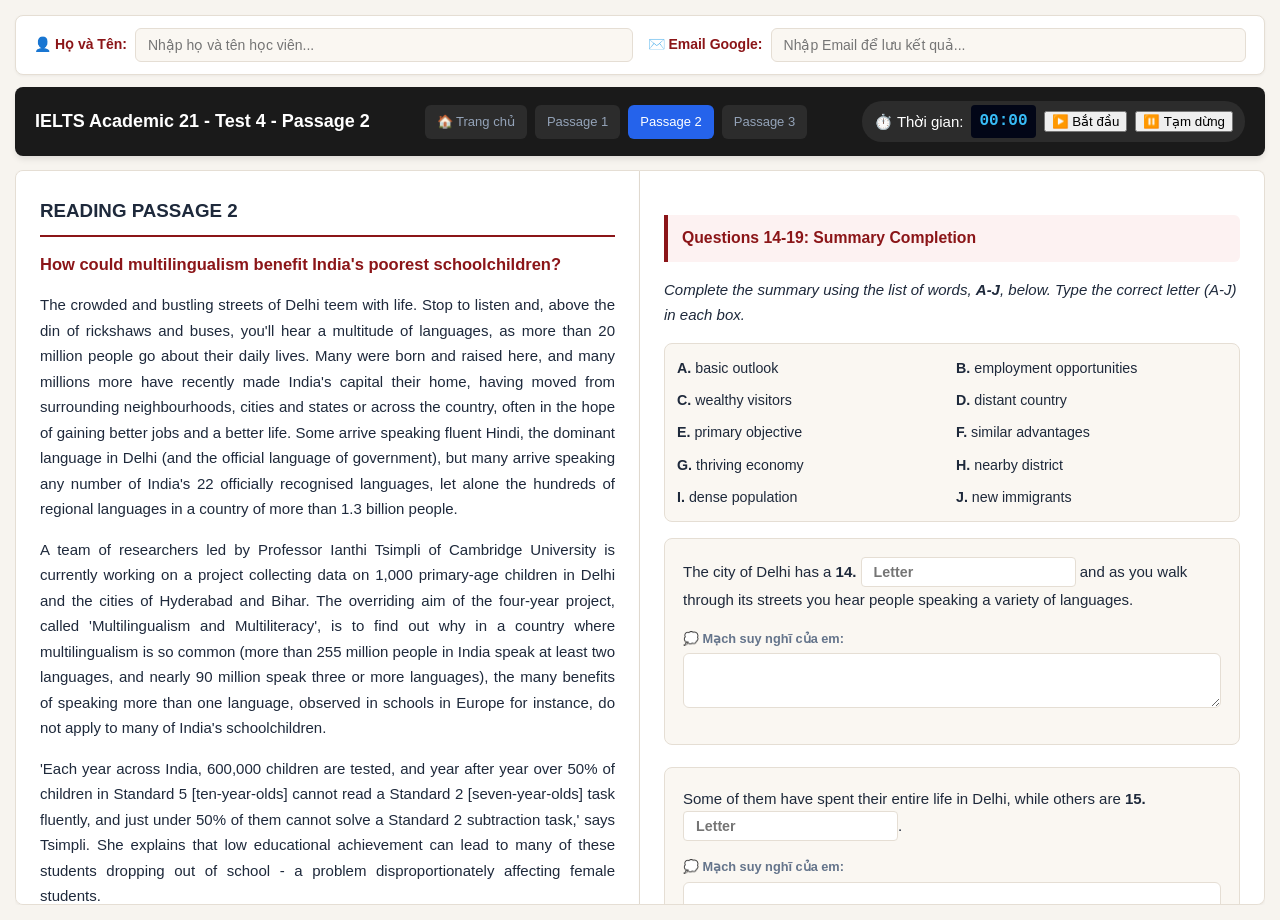
<file: cam21-test4-p2.html>
<!DOCTYPE html>
<html lang="vi">
<head>
  <meta charset="UTF-8">
  <title>IELTS 21 Test 4 - Passage 2: Multilingualism in India</title>
  <link rel="stylesheet" href="ielts-core.css">
</head>
<body>

<div class="user-info-box">
  <div class="user-info-field">
    <label for="studentNameInput">👤 Họ và Tên:</label>
    <input type="text" id="studentNameInput" placeholder="Nhập họ và tên học viên...">
  </div>
  <div class="user-info-field">
    <label for="studentEmailInput">✉️ Email Google:</label>
    <input type="email" id="studentEmailInput" placeholder="Nhập Email để lưu kết quả...">
  </div>
</div>

<div class="header-bar">
  <h1>IELTS Academic 21 - Test 4 - Passage 2</h1>
  
  <div class="header-nav">
    <a href="index.html" class="nav-link">🏠 Trang chủ</a>
    <a href="cam21-test4-p1.html" class="nav-link">Passage 1</a>
    <a href="cam21-test4-p2.html" class="nav-link active">Passage 2</a>
    <a href="cam21-test4-p3.html" class="nav-link">Passage 3</a>
  </div>

  <div class="timer-container">
    <span>⏱️ Thời gian:</span>
    <span class="timer-display" id="timerDisplay">00:00</span>
    <button class="btn-timer" onclick="startTimer()">▶️ Bắt đầu</button>
    <button class="btn-timer" onclick="pauseTimer()">⏸️ Tạm dừng</button>
  </div>

  <div class="score-badge" id="scoreBadge">Điểm số: <span id="scoreText">0/13</span></div>
</div>

<div id="hlPopup" class="hl-popup"><button id="btnDoHighlight">🖍️ Highlight</button></div>
<div id="removeHlPopup" class="hl-popup"><button id="btnRemoveHighlight">❌ Xóa Highlight</button></div>

<div class="container">
  <!-- CỘT BÀI ĐỌC -->
  <div class="passage-box" id="passageBox">
    <h2>READING PASSAGE 2</h2>
    <h3>How could multilingualism benefit India's poorest schoolchildren?</h3>
    
    <p><span class="hl" id="hl-q14" data-q="[Q14]">The crowded and bustling streets of Delhi teem with life. Stop to listen and, above the din of rickshaws and buses, you'll hear a multitude of languages, as <span class="kw">more than 20 million people</span> go about their daily lives</span>. <span class="hl" id="hl-q15-17" data-q="[Q15-17]">Many were born and raised here, and <span class="kw">many millions more have recently made India's capital their home</span>, having moved from <span class="kw">surrounding neighbourhoods</span>, cities and states or across the country, often in the hope of <span class="kw">gaining better jobs and a better life</span></span>. Some arrive speaking fluent Hindi, the dominant language in Delhi (and the official language of government), but many arrive speaking any number of India's 22 officially recognised languages, let alone the hundreds of regional languages in a country of more than 1.3 billion people.</p>
    
    <p><span class="hl" id="hl-q18-19" data-q="[Q18-19]">A team of researchers led by Professor Ianthi Tsimpli of Cambridge University is currently working on a project collecting data on 1,000 primary-age children in Delhi and the cities of Hyderabad and Bihar. The <span class="kw">overriding aim</span> of the four-year project, called 'Multilingualism and Multiliteracy', is to find out why in a country where multilingualism is so common (more than 255 million people in India speak at least two languages, and nearly 90 million speak three or more languages), the <span class="kw">many benefits of speaking more than one language, observed in schools in Europe for instance, do not apply</span> to many of India's schoolchildren</span>.</p>
    
    <p><span class="hl" id="hl-q20" data-q="[Q20]">'Each year across India, 600,000 children are tested, and year after year over 50% of children in Standard 5 [ten-year-olds] cannot read a Standard 2 [seven-year-olds] task fluently, and <span class="kw">just under 50% of them cannot solve a Standard 2 subtraction task</span>,' says Tsimpli</span>. <span class="hl" id="hl-q21" data-q="[Q21-NG]">She explains that low educational achievement can lead to many of these students dropping out of school - a problem disproportionately affecting female students</span>.</p>
    
    <p><span class="hl" id="hl-q22" data-q="[Q22]">Tsimpli and her colleagues are <span class="kw">investigating whether these low learning outcomes could be caused by an Indian school system where the language that children are taught in often differs from the language used at home</span></span>. The research project, which focuses on 8 to 11-year-old schoolchildren in rural and urban areas, collects data on whether the schoolchildren live in slum* or non-slum areas. Many of the children have moved from remote, rural areas to urban areas. They are so poor they have to live in slums and, as a result of migration, they may speak languages that are different from the regional language.</p>
    
    <p><span class="hl" id="hl-q23" data-q="[Q23]">Having already tested 1,000 children, the researchers will now embark on retesting them. <span class="kw">They intend to look not only at test results, but also at variables such as the standard of schooling, the environment and the teaching practices themselves</span></span>. It's possible that one of the causes of low performance is the lack of pupil-centred teaching methods; in many Indian primary schools the teacher dominates and there is little room for independent learning.</p>
    
    <p><span class="hl" id="hl-q24" data-q="[Q24]">Although the findings are at a preliminary stage, Tsimpli and her team have found that the medium of instruction used in schools, especially English, may hold back those children who have little familiarity with, or exposure to, the language before starting school and outside of school life. According to Tsimpli, most of the evidence from this and other projects shows that <span class="kw">English instruction for children from low socio-economic areas might not be the best way for them to learn</span>, at least in the first three years of primary education</span>.</p>
    
    <p>'What we would recommend for everyone, not just low socio-economic status children, would be to start learning in the language they feel comfortable learning in ... English can still be used, but perhaps not as the medium of instruction in primary schools. It could, for example, be one of the subjects that are being taught alongside other subjects. <span class="hl" id="hl-q25" data-q="[Q25]">We are not suggesting that English be withdrawn - <span class="kw">that ship has sailed</span> - but we perhaps have to think more about learner needs</span>. There is perhaps too much uniformity in teaching and less tailoring to the children's language abilities and needs,' says Tsimpli.</p>
    
    <p><span class="hl" id="hl-q26" data-q="[Q26]">While the preliminary results show there is no difference in general intelligence among boys and girls from slum areas versus those from urban poor backgrounds, <span class="kw">an unanticipated finding has been that children from slum backgrounds do not seem to lag behind children from other urban poor backgrounds - and in some cases outperform them</span> (e.g. in numeracy and literacy tasks)</span>. According to the researchers, this unexpected finding may be down to the life experiences of children growing up in slums. They are likely to mature faster and come into closer contact with the numeracy skills essential for day-to-day survival.</p>
    
    <p>The project has already caught the attention of government ministers, who are keen to use the findings of the study to inform and adjust school policy in Delhi and the wider state. 'They are as keen as us to understand how the challenging context of deprivation can be attenuated when focusing on the languages children learn and use while at school. Our findings don't mean you're doomed if you're poor. It may be that these low learning outcomes are because of the way education is provided in India, with a huge focus on Hindi and English as the mediums of instruction, to the potential detriment of children unfamiliar with those languages,' explains Tsimpli.</p>
    
    <p>'Language is central to the way knowledge is transferred - so the medium of instruction is obviously hugely influential. We hope to ... show that problem solving, numeracy and literacy can and do improve in children who are educated in a language of instruction they know. The trick may be to bridge school skills with life skills and make use of the richness of a child's life experience to help them learn in the most effective ways possible,' says Tsimpli.</p>
    
    <p><i>* slum: a very densely populated area in which the infrastructure is incomplete and services inadequate or non-existent</i></p>
  </div>

  <!-- CỘT CÂU HỎI -->
  <div class="question-box">
    <div class="section-title">Questions 14-19: Summary Completion</div>
    <p><i>Complete the summary using the list of words, <b>A-J</b>, below. Type the correct letter (A-J) in each box.</i></p>

    <div class="summary-word-bank">
      <div class="word-item"><b>A.</b> basic outlook</div>
      <div class="word-item"><b>B.</b> employment opportunities</div>
      <div class="word-item"><b>C.</b> wealthy visitors</div>
      <div class="word-item"><b>D.</b> distant country</div>
      <div class="word-item"><b>E.</b> primary objective</div>
      <div class="word-item"><b>F.</b> similar advantages</div>
      <div class="word-item"><b>G.</b> thriving economy</div>
      <div class="word-item"><b>H.</b> nearby district</div>
      <div class="word-item"><b>I.</b> dense population</div>
      <div class="word-item"><b>J.</b> new immigrants</div>
    </div>

    <!-- Q14 -->
    <div class="question" id="q14">
      <p>The city of Delhi has a <b>14.</b> <input type="text" id="q14_input" class="fill-input" maxlength="2" placeholder="Letter"> and as you walk through its streets you hear people speaking a variety of languages.</p>
      <div class="thought-box"><label>💭 Mạch suy nghĩ của em:</label><textarea id="q14_thought"></textarea></div>
      <div class="result"></div>
      <div class="explanation">
        <h4 style="color: #0369a1; margin-bottom: 8px;">📝 LỜI GIẢI CHI TIẾT 4 BƯỚC:</h4>
        <div class="exp-step">• <b>Đáp án chốt:</b> <span class="kw-exp">I</span> (dense population)</div>
        <div class="exp-step">• <b>Bước 1 (Cắt câu & Khoanh từ):</b> Thành phố Delhi có một [14]... Cần cụm danh từ chỉ đặc điểm dân số đông đúc.</div>
        <div class="exp-step">• <b>Bước 2 (Tìm vị trí):</b> Quét 'Delhi', 'crowded', '20 million people' ở Đoạn 1.</div>
        <div class="exp-step">• <b>Bước 3 (So từ hai bên):</b> Bài đọc tả Delhi đông đúc với <mark style="background-color: #fef08a;">more than 20 million people</mark> đồng nghĩa với 'dense population' (Dân số đông đúc - Đáp án I).</div>
        <div class="exp-step">• <b>Bước 4 (Chốt đáp án):</b> Chốt chữ cái <b>I</b>.</div>
        <div class="exp-step" style="background: #f1f5f9; padding: 6px; border-radius: 4px; margin-top: 4px;">🛡️ <b>Mẹo B1:</b> 'crowded' (đông đúc) = 'dense', '20 million people' = 'population'. Chọn <b>I</b>.</div>
        <button class="btn-locate" onclick="highlightText('hl-q14')">📍 Định vị vị trí trong bài đọc</button>
        <div class="ai-assistant-box">
          <label>🤖 Hỏi Trợ giảng AI về câu này:</label>
          <div class="ai-input-group"><input type="text" id="ai_ask_q14"><button class="ai-btn" onclick="askGeminiAI('q14')">Gửi AI</button></div>
          <div class="ai-response" id="ai_response_q14"></div>
        </div>
      </div>
    </div>

    <!-- Q15 -->
    <div class="question" id="q15">
      <p>Some of them have spent their entire life in Delhi, while others are <b>15.</b> <input type="text" id="q15_input" class="fill-input" maxlength="2" placeholder="Letter">.</p>
      <div class="thought-box"><label>💭 Mạch suy nghĩ của em:</label><textarea id="q15_thought"></textarea></div>
      <div class="result"></div>
      <div class="explanation">
        <h4 style="color: #0369a1; margin-bottom: 8px;">📝 LỜI GIẢI CHI TIẾT 4 BƯỚC:</h4>
        <div class="exp-step">• <b>Đáp án chốt:</b> <span class="kw-exp">J</span> (new immigrants)</div>
        <div class="exp-step">• <b>Bước 1 (Cắt câu & Khoanh từ):</b> Người sống cả đời VS những người là [15]. Cần danh từ chỉ người mới chuyển đến.</div>
        <div class="exp-step">• <b>Bước 2 (Tìm vị trí):</b> Quét 'born and raised here', 'recently made home' ở Đoạn 1.</div>
        <div class="exp-step">• <b>Bước 3 (So từ hai bên):</b> Cụm <mark style="background-color: #fef08a;">recently made India's capital their home</mark> đồng nghĩa với 'new immigrants' (Dân di cư mới - Đáp án J).</div>
        <div class="exp-step">• <b>Bước 4 (Chốt đáp án):</b> Chốt chữ cái <b>J</b>.</div>
        <div class="exp-step" style="background: #f1f5f9; padding: 6px; border-radius: 4px; margin-top: 4px;">🛡️ <b>Mẹo B1:</b> 'moved to capital' (mới chuyển tới) = 'new immigrants'. Chọn <b>J</b>.</div>
        <button class="btn-locate" onclick="highlightText('hl-q15-17')">📍 Định vị vị trí trong bài đọc</button>
        <div class="ai-assistant-box">
          <label>🤖 Hỏi Trợ giảng AI về câu này:</label>
          <div class="ai-input-group"><input type="text" id="ai_ask_q15"><button class="ai-btn" onclick="askGeminiAI('q15')">Gửi AI</button></div>
          <div class="ai-response" id="ai_response_q15"></div>
        </div>
      </div>
    </div>

    <!-- Q16 -->
    <div class="question" id="q16">
      <p>Whether they have come from a <b>16.</b> <input type="text" id="q16_input" class="fill-input" maxlength="2" placeholder="Letter"> or have travelled from the other side of India...</p>
      <div class="thought-box"><label>💭 Mạch suy nghĩ của em:</label><textarea id="q16_thought"></textarea></div>
      <div class="result"></div>
      <div class="explanation">
        <h4 style="color: #0369a1; margin-bottom: 8px;">📝 LỜI GIẢI CHI TIẾT 4 BƯỚC:</h4>
        <div class="exp-step">• <b>Đáp án chốt:</b> <span class="kw-exp">H</span> (nearby district)</div>
        <div class="exp-step">• <b>Bước 1 (Cắt câu & Khoanh từ):</b> Đến từ một [16] hay từ phía bên kia nước Ấn. Cần danh từ chỉ vùng lân cận.</div>
        <div class="exp-step">• <b>Bước 2 (Tìm vị trí):</b> Quét cụm 'surrounding neighbourhoods' ở Đoạn 1.</div>
        <div class="exp-step">• <b>Bước 3 (So từ hai bên):</b> Cụm <mark style="background-color: #fef08a;">surrounding neighbourhoods</mark> (vùng lân cận xung quanh) đồng nghĩa với 'nearby district' (Quận/vùng lân cận - Đáp án H).</div>
        <div class="exp-step">• <b>Bước 4 (Chốt đáp án):</b> Chốt chữ cái <b>H</b>.</div>
        <div class="exp-step" style="background: #f1f5f9; padding: 6px; border-radius: 4px; margin-top: 4px;">🛡️ <b>Mẹo B1:</b> 'surrounding' (xung quanh) = 'nearby' (gần đây). Chọn <b>H</b>.</div>
        <button class="btn-locate" onclick="highlightText('hl-q15-17')">📍 Định vị vị trí trong bài đọc</button>
        <div class="ai-assistant-box">
          <label>🤖 Hỏi Trợ giảng AI về câu này:</label>
          <div class="ai-input-group"><input type="text" id="ai_ask_q16"><button class="ai-btn" onclick="askGeminiAI('q16')">Gửi AI</button></div>
          <div class="ai-response" id="ai_response_q16"></div>
        </div>
      </div>
    </div>

    <!-- Q17 -->
    <div class="question" id="q17">
      <p>...they have all come in search of things such as improved <b>17.</b> <input type="text" id="q17_input" class="fill-input" maxlength="2" placeholder="Letter">.</p>
      <div class="thought-box"><label>💭 Mạch suy nghĩ của em:</label><textarea id="q17_thought"></textarea></div>
      <div class="result"></div>
      <div class="explanation">
        <h4 style="color: #0369a1; margin-bottom: 8px;">📝 LỜI GIẢI CHI TIẾT 4 BƯỚC:</h4>
        <div class="exp-step">• <b>Đáp án chốt:</b> <span class="kw-exp">B</span> (employment opportunities)</div>
        <div class="exp-step">• <b>Bước 1 (Cắt câu & Khoanh từ):</b> Tìm kiếm những điều như cải thiện [17]. Cần danh từ chỉ cơ hội việc làm.</div>
        <div class="exp-step">• <b>Bước 2 (Tìm vị trí):</b> Quét cụm 'better jobs' ở Đoạn 1.</div>
        <div class="exp-step">• <b>Bước 3 (So từ hai bên):</b> Cụm <mark style="background-color: #fef08a;">gaining better jobs and a better life</mark> đồng nghĩa với 'employment opportunities' (Cơ hội việc làm - Đáp án B).</div>
        <div class="exp-step">• <b>Bước 4 (Chốt đáp án):</b> Chốt chữ cái <b>B</b>.</div>
        <div class="exp-step" style="background: #f1f5f9; padding: 6px; border-radius: 4px; margin-top: 4px;">🛡️ <b>Mẹo B1:</b> 'better jobs' (công việc tốt hơn) = 'employment opportunities'. Chọn <b>B</b>.</div>
        <button class="btn-locate" onclick="highlightText('hl-q15-17')">📍 Định vị vị trí trong bài đọc</button>
        <div class="ai-assistant-box">
          <label>🤖 Hỏi Trợ giảng AI về câu này:</label>
          <div class="ai-input-group"><input type="text" id="ai_ask_q17"><button class="ai-btn" onclick="askGeminiAI('q17')">Gửi AI</button></div>
          <div class="ai-response" id="ai_response_q17"></div>
        </div>
      </div>
    </div>

    <!-- Q18 -->
    <div class="question" id="q18">
      <p>The <b>18.</b> <input type="text" id="q18_input" class="fill-input" maxlength="2" placeholder="Letter"> of the research is to discover why multilingualism does not benefit children in India.</p>
      <div class="thought-box"><label>💭 Mạch suy nghĩ của em:</label><textarea id="q18_thought"></textarea></div>
      <div class="result"></div>
      <div class="explanation">
        <h4 style="color: #0369a1; margin-bottom: 8px;">📝 LỜI GIẢI CHI TIẾT 4 BƯỚC:</h4>
        <div class="exp-step">• <b>Đáp án chốt:</b> <span class="kw-exp">E</span> (primary objective)</div>
        <div class="exp-step">• <b>Bước 1 (Cắt câu & Khoanh từ):</b> [18] của nghiên cứu là tìm hiểu lý do... Cần danh từ chỉ mục tiêu chính.</div>
        <div class="exp-step">• <b>Bước 2 (Tìm vị trí):</b> Quét 'overriding aim' ở Đoạn 2.</div>
        <div class="exp-step">• <b>Bước 3 (So từ hai bên):</b> Cụm <mark style="background-color: #fef08a;">overriding aim of the four-year project</mark> đồng nghĩa 100% với 'primary objective' (Mục tiêu hàng đầu - Đáp án E).</div>
        <div class="exp-step">• <b>Bước 4 (Chốt đáp án):</b> Chốt chữ cái <b>E</b>.</div>
        <div class="exp-step" style="background: #f1f5f9; padding: 6px; border-radius: 4px; margin-top: 4px;">🛡️ <b>Mẹo B1:</b> 'aim' (mục tiêu) = 'objective', 'overriding' (trọng yếu) = 'primary'. Chọn <b>E</b>.</div>
        <button class="btn-locate" onclick="highlightText('hl-q18-19')">📍 Định vị vị trí trong bài đọc</button>
        <div class="ai-assistant-box">
          <label>🤖 Hỏi Trợ giảng AI về câu này:</label>
          <div class="ai-input-group"><input type="text" id="ai_ask_q18"><button class="ai-btn" onclick="askGeminiAI('q18')">Gửi AI</button></div>
          <div class="ai-response" id="ai_response_q18"></div>
        </div>
      </div>
    </div>

    <!-- Q19 -->
    <div class="question" id="q19">
      <p>...they do not experience <b>19.</b> <input type="text" id="q19_input" class="fill-input" maxlength="2" placeholder="Letter"> to those that multilingual schoolchildren in Europe experience.</p>
      <div class="thought-box"><label>💭 Mạch suy nghĩ của em:</label><textarea id="q19_thought"></textarea></div>
      <div class="result"></div>
      <div class="explanation">
        <h4 style="color: #0369a1; margin-bottom: 8px;">📝 LỜI GIẢI CHI TIẾT 4 BƯỚC:</h4>
        <div class="exp-step">• <b>Đáp án chốt:</b> <span class="kw-exp">F</span> (similar advantages)</div>
        <div class="exp-step">• <b>Bước 1 (Cắt câu & Khoanh từ):</b> Không trải nghiệm các [19] giống như học sinh ở Châu Âu. Cần danh từ chỉ lợi ích tương tự.</div>
        <div class="exp-step">• <b>Bước 2 (Tìm vị trí):</b> Quét 'benefits', 'Europe' ở Đoạn 2.</div>
        <div class="exp-step">• <b>Bước 3 (So từ hai bên):</b> Cụm <mark style="background-color: #fef08a;">benefits... observed in Europe do not apply</mark> đồng nghĩa với không trải nghiệm các 'similar advantages' (Lợi ích tương tự - Đáp án F).</div>
        <div class="exp-step">• <b>Bước 4 (Chốt đáp án):</b> Chốt chữ cái <b>F</b>.</div>
        <div class="exp-step" style="background: #f1f5f9; padding: 6px; border-radius: 4px; margin-top: 4px;">🛡️ <b>Mẹo B1:</b> 'benefits' (lợi ích) = 'advantages'. Chọn <b>F</b>.</div>
        <button class="btn-locate" onclick="highlightText('hl-q18-19')">📍 Định vị vị trí trong bài đọc</button>
        <div class="ai-assistant-box">
          <label>🤖 Hỏi Trợ giảng AI về câu này:</label>
          <div class="ai-input-group"><input type="text" id="ai_ask_q19"><button class="ai-btn" onclick="askGeminiAI('q19')">Gửi AI</button></div>
          <div class="ai-response" id="ai_response_q19"></div>
        </div>
      </div>
    </div>

    <div class="section-title">Questions 20-23</div>
    <p><i>Do the following statements agree with the claims of the writer? Select YES, NO, or NOT GIVEN.</i></p>

    <!-- Q20 -->
    <div class="question" id="q20">
      <p><b>20.</b> Ten-year-old Indian schoolchildren tend to perform better in literacy than in numeracy.</p>
      <div class="options">
        <label><input type="radio" name="q20" value="YES"> YES</label>
        <label><input type="radio" name="q20" value="NO"> NO</label>
        <label><input type="radio" name="q20" value="NOT GIVEN"> NOT GIVEN</label>
      </div>
      <div class="thought-box"><label>💭 Mạch suy nghĩ của em:</label><textarea id="q20_thought"></textarea></div>
      <div class="result"></div>
      <div class="explanation">
        <h4 style="color: #0369a1; margin-bottom: 8px;">📝 LỜI GIẢI CHI TIẾT 4 BƯỚC:</h4>
        <div class="exp-step">• <b>Đáp án chốt:</b> <span class="kw-exp">NO</span></div>
        <div class="exp-step">• <b>Bước 1 (Cắt câu & Khoanh từ):</b> Học sinh 10 tuổi / làm bài đọc tốt hơn bài toán ('better in literacy than in numeracy'). Khoanh từ so sánh <mark style="background-color: #fef08a;">better in literacy</mark>.</div>
        <div class="exp-step">• <b>Bước 2 (Tìm vị trí):</b> Quét '50%', 'ten-year-olds' ở Đoạn 3.</div>
        <div class="exp-step">• <b>Bước 3 (So từ hai bên):</b> Bài đọc nêu: HƠN 50% không thể đọc, và <mark style="background-color: #fef08a;">just under 50% cannot solve a subtraction task</mark> (DƯỚI 50% không làm được toán). Tức là tỷ lệ làm toán thành công cao hơn đọc.</div>
        <div class="exp-step">• <b>Bước 4 (Chốt đáp án):</b> Đề bảo đọc tốt hơn toán VS Thực tế toán tốt hơn đọc. Mâu thuẫn 100%. Chọn <b>NO</b>.</div>
        <div class="exp-step" style="background: #f1f5f9; padding: 6px; border-radius: 4px; margin-top: 4px;">🛡️ <b>Mẹo B1:</b> Đề bảo đọc tốt hơn. Bài cho số liệu làm toán thành công nhiều hơn đọc. Trái ngược. Chọn <b>NO</b>.</div>
        <button class="btn-locate" onclick="highlightText('hl-q20')">📍 Định vị vị trí trong bài đọc</button>
        <div class="ai-assistant-box">
          <label>🤖 Hỏi Trợ giảng AI về câu này:</label>
          <div class="ai-input-group"><input type="text" id="ai_ask_q20"><button class="ai-btn" onclick="askGeminiAI('q20')">Gửi AI</button></div>
          <div class="ai-response" id="ai_response_q20"></div>
        </div>
      </div>
    </div>

    <!-- Q21 -->
    <div class="question" id="q21">
      <p><b>21.</b> Tsimpli had problems convincing female students to take part in her research project.</p>
      <div class="options">
        <label><input type="radio" name="q21" value="YES"> YES</label>
        <label><input type="radio" name="q21" value="NO"> NO</label>
        <label><input type="radio" name="q21" value="NOT GIVEN"> NOT GIVEN</label>
      </div>
      <div class="thought-box"><label>💭 Mạch suy nghĩ của em:</label><textarea id="q21_thought"></textarea></div>
      <div class="result"></div>
      <div class="explanation">
        <h4 style="color: #0369a1; margin-bottom: 8px;">📝 LỜI GIẢI CHI TIẾT 4 BƯỚC:</h4>
        <div class="exp-step">• <b>Đáp án chốt:</b> <span class="kw-exp">NOT GIVEN</span></div>
        <div class="exp-step">• <b>Bước 1 (Cắt câu & Khoanh từ):</b> Tsimpli gặp khó khăn / thuyết phục nữ sinh tham gia nghiên cứu ('convincing female students'). Khoanh <mark style="background-color: #fef08a;">convincing female students</mark>.</div>
        <div class="exp-step">• <b>Bước 2 (Tìm vị trí):</b> Quét 'female students' ở Đoạn 3.</div>
        <div class="exp-step">• <b>Bước 3 (So từ hai bên):</b> Bài đọc chỉ nói nữ sinh bị ảnh hưởng nhiều bởi việc bỏ học, KHÔNG HỀ đề cập bà Tsimpli gặp khó khăn khi thuyết phục các em tham gia.</div>
        <div class="exp-step">• <b>Bước 4 (Chốt đáp án):</b> Không có thông tin thuyết phục. Chọn <b>NOT GIVEN</b>.</div>
        <div class="exp-step" style="background: #f1f5f9; padding: 6px; border-radius: 4px; margin-top: 4px;">🛡️ <b>Mẹo B1:</b> Tìm cụm 'convincing female students'. Trong bài hoàn toàn không có. Chọn <b>NOT GIVEN</b>.</div>
        <button class="btn-locate" onclick="highlightText('hl-q21')">📍 Định vị vị trí trong bài đọc</button>
        <div class="ai-assistant-box">
          <label>🤖 Hỏi Trợ giảng AI về câu này:</label>
          <div class="ai-input-group"><input type="text" id="ai_ask_q21"><button class="ai-btn" onclick="askGeminiAI('q21')">Gửi AI</button></div>
          <div class="ai-response" id="ai_response_q21"></div>
        </div>
      </div>
    </div>

    <!-- Q22 -->
    <div class="question" id="q22">
      <p><b>22.</b> Tsimpli and her team want to know if there is a connection between poor performance and being taught in an unfamiliar language.</p>
      <div class="options">
        <label><input type="radio" name="q22" value="YES"> YES</label>
        <label><input type="radio" name="q22" value="NO"> NO</label>
        <label><input type="radio" name="q22" value="NOT GIVEN"> NOT GIVEN</label>
      </div>
      <div class="thought-box"><label>💭 Mạch suy nghĩ của em:</label><textarea id="q22_thought"></textarea></div>
      <div class="result"></div>
      <div class="explanation">
        <h4 style="color: #0369a1; margin-bottom: 8px;">📝 LỜI GIẢI CHI TIẾT 4 BƯỚC:</h4>
        <div class="exp-step">• <b>Đáp án chốt:</b> <span class="kw-exp">YES</span></div>
        <div class="exp-step">• <b>Bước 1 (Cắt câu & Khoanh từ):</b> Muốn biết mối liên hệ / giữa kết quả kém và việc dạy bằng ngôn ngữ lạ ('poor performance and unfamiliar language'). Khoanh <mark style="background-color: #fef08a;">unfamiliar language</mark>.</div>
        <div class="exp-step">• <b>Bước 2 (Tìm vị trí):</b> Quét 'investigating whether', 'differs from language at home' ở Đoạn 4.</div>
        <div class="exp-step">• <b>Bước 3 (So từ hai bên):</b> So từ đồng nghĩa: 'investigating whether low learning outcomes caused by language differs from home' = <mark style="background-color: #fef08a;">connection between poor performance and unfamiliar language</mark>.</div>
        <div class="exp-step">• <b>Bước 4 (Chốt đáp án):</b> Ý nghĩa hai bên hoàn toàn giống nhau 100%. Chọn <b>YES</b>.</div>
        <div class="exp-step" style="background: #f1f5f9; padding: 6px; border-radius: 4px; margin-top: 4px;">🛡️ <b>Mẹo B1:</b> 'differs from language at home' (khác tiếng ở nhà) = 'unfamiliar language' (ngôn ngữ lạ). Chọn <b>YES</b>.</div>
        <button class="btn-locate" onclick="highlightText('hl-q22')">📍 Định vị vị trí trong bài đọc</button>
        <div class="ai-assistant-box">
          <label>🤖 Hỏi Trợ giảng AI về câu này:</label>
          <div class="ai-input-group"><input type="text" id="ai_ask_q22"><button class="ai-btn" onclick="askGeminiAI('q22')">Gửi AI</button></div>
          <div class="ai-response" id="ai_response_q22"></div>
        </div>
      </div>
    </div>

    <!-- Q23 -->
    <div class="question" id="q23">
      <p><b>23.</b> The researchers have decided against investigating teaching methodology.</p>
      <div class="options">
        <label><input type="radio" name="q23" value="YES"> YES</label>
        <label><input type="radio" name="q23" value="NO"> NO</label>
        <label><input type="radio" name="q23" value="NOT GIVEN"> NOT GIVEN</label>
      </div>
      <div class="thought-box"><label>💭 Mạch suy nghĩ của em:</label><textarea id="q23_thought"></textarea></div>
      <div class="result"></div>
      <div class="explanation">
        <h4 style="color: #0369a1; margin-bottom: 8px;">📝 LỜI GIẢI CHI TIẾT 4 BƯỚC:</h4>
        <div class="exp-step">• <b>Đáp án chốt:</b> <span class="kw-exp">NO</span></div>
        <div class="exp-step">• <b>Bước 1 (Cắt câu & Khoanh từ):</b> Quyết định KHÔNG điều tra / phương pháp giảng dạy ('decided against investigating teaching methodology'). Khoanh <mark style="background-color: #fef08a;">decided against</mark>.</div>
        <div class="exp-step">• <b>Bước 2 (Tìm vị trí):</b> Quét 'teaching practices' ở Đoạn 5.</div>
        <div class="exp-step">• <b>Bước 3 (So từ hai bên):</b> Đề bảo KHÔNG điều tra. Bài ghi: <mark style="background-color: #fef08a;">They intend to look not only at test results, but also at variables such as... teaching practices themselves</mark> (họ có ý định xem xét phương pháp giảng dạy).</div>
        <div class="exp-step">• <b>Bước 4 (Chốt đáp án):</b> Không điều tra VS Dự định xem xét. Mâu thuẫn. Chọn <b>NO</b>.</div>
        <div class="exp-step" style="background: #f1f5f9; padding: 6px; border-radius: 4px; margin-top: 4px;">🛡️ <b>Mẹo B1:</b> 'decided against' (quyết định không làm) VS 'intend to look at' (có ý định xem xét). Chọn <b>NO</b>.</div>
        <button class="btn-locate" onclick="highlightText('hl-q23')">📍 Định vị vị trí trong bài đọc</button>
        <div class="ai-assistant-box">
          <label>🤖 Hỏi Trợ giảng AI về câu này:</label>
          <div class="ai-input-group"><input type="text" id="ai_ask_q23"><button class="ai-btn" onclick="askGeminiAI('q23')">Gửi AI</button></div>
          <div class="ai-response" id="ai_response_q23"></div>
        </div>
      </div>
    </div>

    <div class="section-title">Questions 24-26</div>
    <p><i>Choose the correct letter, <b>A, B, C or D</b>.</i></p>

    <!-- Q24 -->
    <div class="question" id="q24">
      <p><b>24.</b> What point does the writer make about primary schools in India in the sixth paragraph?</p>
      <div class="options options-vertical">
        <label><input type="radio" name="q24" value="A"> A. Most children speak English before starting school.</label>
        <label><input type="radio" name="q24" value="B"> B. English is taught extremely well in most primary schools.</label>
        <label><input type="radio" name="q24" value="C"> C. Poor children may be disadvantaged further by being instructed in English.</label>
        <label><input type="radio" name="q24" value="D"> D. English should be used as the sole medium of instruction.</label>
      </div>
      <div class="thought-box"><label>💭 Mạch suy nghĩ của em:</label><textarea id="q24_thought"></textarea></div>
      <div class="result"></div>
      <div class="explanation">
        <h4 style="color: #0369a1; margin-bottom: 8px;">📝 LỜI GIẢI CHI TIẾT 4 BƯỚC:</h4>
        <div class="exp-step">• <b>Đáp án chốt:</b> <span class="kw-exp">C</span></div>
        <div class="exp-step">• <b>Bước 1 (Cắt câu & Khoanh từ):</b> Tác giả nêu điểm gì về các trường tiểu học ở Ấn Độ trong đoạn 6.</div>
        <div class="exp-step">• <b>Bước 2 (Tìm vị trí):</b> Quét 'English instruction', 'low socio-economic areas' ở Đoạn 6.</div>
        <div class="exp-step">• <b>Bước 3 (So từ hai bên):</b> Bài đọc nêu: <mark style="background-color: #fef08a;">English instruction for children from low socio-economic areas might not be the best way for them to learn</mark> (dạy bằng tiếng Anh cho trẻ em nghèo không phải cách tốt nhất).</div>
        <div class="exp-step">• <b>Bước 4 (Chốt đáp án):</b> Lựa chọn <b>C</b> ('Poor children may be disadvantaged further') hoàn toàn trùng khớp.</div>
        <div class="exp-step" style="background: #f1f5f9; padding: 6px; border-radius: 4px; margin-top: 4px;">🛡️ <b>Mẹo B1:</b> 'low socio-economic' (kinh tế thấp) = 'Poor' (nghèo), 'might not be best' = 'disadvantaged'. Chọn <b>C</b>.</div>
        <button class="btn-locate" onclick="highlightText('hl-q24')">📍 Định vị vị trí trong bài đọc</button>
        <div class="ai-assistant-box">
          <label>🤖 Hỏi Trợ giảng AI về câu này:</label>
          <div class="ai-input-group"><input type="text" id="ai_ask_q24"><button class="ai-btn" onclick="askGeminiAI('q24')">Gửi AI</button></div>
          <div class="ai-response" id="ai_response_q24"></div>
        </div>
      </div>
    </div>

    <!-- Q25 -->
    <div class="question" id="q25">
      <p><b>25.</b> What does Tsimpli mean when she says 'that ship has sailed' in paragraph 7?</p>
      <div class="options options-vertical">
        <label><input type="radio" name="q25" value="A"> A. It is time to travel abroad to learn English.</label>
        <label><input type="radio" name="q25" value="B"> B. English instruction has failed completely.</label>
        <label><input type="radio" name="q25" value="C"> C. Ships are bringing new English teaching materials.</label>
        <label><input type="radio" name="q25" value="D"> D. It is too late to remove English completely as a language of instruction in schools.</label>
      </div>
      <div class="thought-box"><label>💭 Mạch suy nghĩ của em:</label><textarea id="q25_thought"></textarea></div>
      <div class="result"></div>
      <div class="explanation">
        <h4 style="color: #0369a1; margin-bottom: 8px;">📝 LỜI GIẢI CHI TIẾT 4 BƯỚC:</h4>
        <div class="exp-step">• <b>Đáp án chốt:</b> <span class="kw-exp">D</span></div>
        <div class="exp-step">• <b>Bước 1 (Cắt câu & Khoanh từ):</b> Tsimpli có ý gì khi dùng thành ngữ 'that ship has sailed' (con tàu đó đã chạy rồi).</div>
        <div class="exp-step">• <b>Bước 2 (Tìm vị trí):</b> Quét cụm 'that ship has sailed' ở Đoạn 7.</div>
        <div class="exp-step">• <b>Bước 3 (So từ hai bên):</b> Bà giải thích không đề xuất rút tiếng Anh hoàn toàn (<mark style="background-color: #fef08a;">We are not suggesting that English be withdrawn - that ship has sailed</mark>), tức đã quá muộn để thay đổi điều đó.</div>
        <div class="exp-step">• <b>Bước 4 (Chốt đáp án):</b> Lựa chọn <b>D</b> ('It is too late to remove English completely') trùng khớp 100%.</div>
        <div class="exp-step" style="background: #f1f5f9; padding: 6px; border-radius: 4px; margin-top: 4px;">🛡️ <b>Mẹo B1:</b> Thành ngữ 'ship has sailed' = 'too late' (đã quá muộn để đổi). Chọn <b>D</b>.</div>
        <button class="btn-locate" onclick="highlightText('hl-q25')">📍 Định vị vị trí trong bài đọc</button>
        <div class="ai-assistant-box">
          <label>🤖 Hỏi Trợ giảng AI về câu này:</label>
          <div class="ai-input-group"><input type="text" id="ai_ask_q25"><button class="ai-btn" onclick="askGeminiAI('q25')">Gửi AI</button></div>
          <div class="ai-response" id="ai_response_q25"></div>
        </div>
      </div>
    </div>

    <!-- Q26 -->
    <div class="question" id="q26">
      <p><b>26.</b> What surprised the researchers in paragraph 8?</p>
      <div class="options options-vertical">
        <label><input type="radio" name="q26" value="A"> A. Slum children have higher general intelligence than non-slum children.</label>
        <label><input type="radio" name="q26" value="B"> B. Boys perform much better than girls in slum schools.</label>
        <label><input type="radio" name="q26" value="C"> C. Teachers in slum schools are better trained.</label>
        <label><input type="radio" name="q26" value="D"> D. The literacy and numeracy skills of slum children are not lower than those of children from other urban poor backgrounds.</label>
      </div>
      <div class="thought-box"><label>💭 Mạch suy nghĩ của em:</label><textarea id="q26_thought"></textarea></div>
      <div class="result"></div>
      <div class="explanation">
        <h4 style="color: #0369a1; margin-bottom: 8px;">📝 LỜI GIẢI CHI TIẾT 4 BƯỚC:</h4>
        <div class="exp-step">• <b>Đáp án chốt:</b> <span class="kw-exp">D</span></div>
        <div class="exp-step">• <b>Bước 1 (Cắt câu & Khoanh từ):</b> Điều gì làm các nhà nghiên cứu bất ngờ trong đoạn 8.</div>
        <div class="exp-step">• <b>Bước 2 (Tìm vị trí):</b> Quét 'unanticipated finding', 'slum backgrounds' ở Đoạn 8.</div>
        <div class="exp-step">• <b>Bước 3 (So từ hai bên):</b> Phát hiện bất ngờ là: <mark style="background-color: #fef08a;">children from slum backgrounds do not seem to lag behind children from other urban poor backgrounds</mark> (trẻ em ổ chuột không hề kém cạnh trẻ em nghèo thành thị khác).</div>
        <div class="exp-step">• <b>Bước 4 (Chốt đáp án):</b> Lựa chọn <b>D</b> ('skills of slum children are not lower than...') phản ánh chính xác.</div>
        <div class="exp-step" style="background: #f1f5f9; padding: 6px; border-radius: 4px; margin-top: 4px;">🛡️ <b>Mẹo B1:</b> 'not lag behind' (không rớt lại sau) = 'not lower than' (không thấp hơn). Chọn <b>D</b>.</div>
        <button class="btn-locate" onclick="highlightText('hl-q26')">📍 Định vị vị trí trong bài đọc</button>
        <div class="ai-assistant-box">
          <label>🤖 Hỏi Trợ giảng AI về câu này:</label>
          <div class="ai-input-group"><input type="text" id="ai_ask_q26"><button class="ai-btn" onclick="askGeminiAI('q26')">Gửi AI</button></div>
          <div class="ai-response" id="ai_response_q26"></div>
        </div>
      </div>
    </div>

    <button class="btn-submit" onclick="checkAnswers()">CHẤM BÀI VÀ NỘP KẾT QUẢ</button>
  </div>
</div>

<script>
  window.TEST_DATA = {
    title: "Cam 21 Test 4 Passage 2",
    answers: {
      q14: "I",
      q15: "J",
      q16: "H",
      q17: "B",
      q18: "E",
      q19: "F",
      q20: "NO",
      q21: "NOT GIVEN",
      q22: "YES",
      q23: "NO",
      q24: "C",
      q25: "D",
      q26: "D"
    }
  };
</script>
<script src="ielts-core.js"></script>
</body>
</html>
</file>
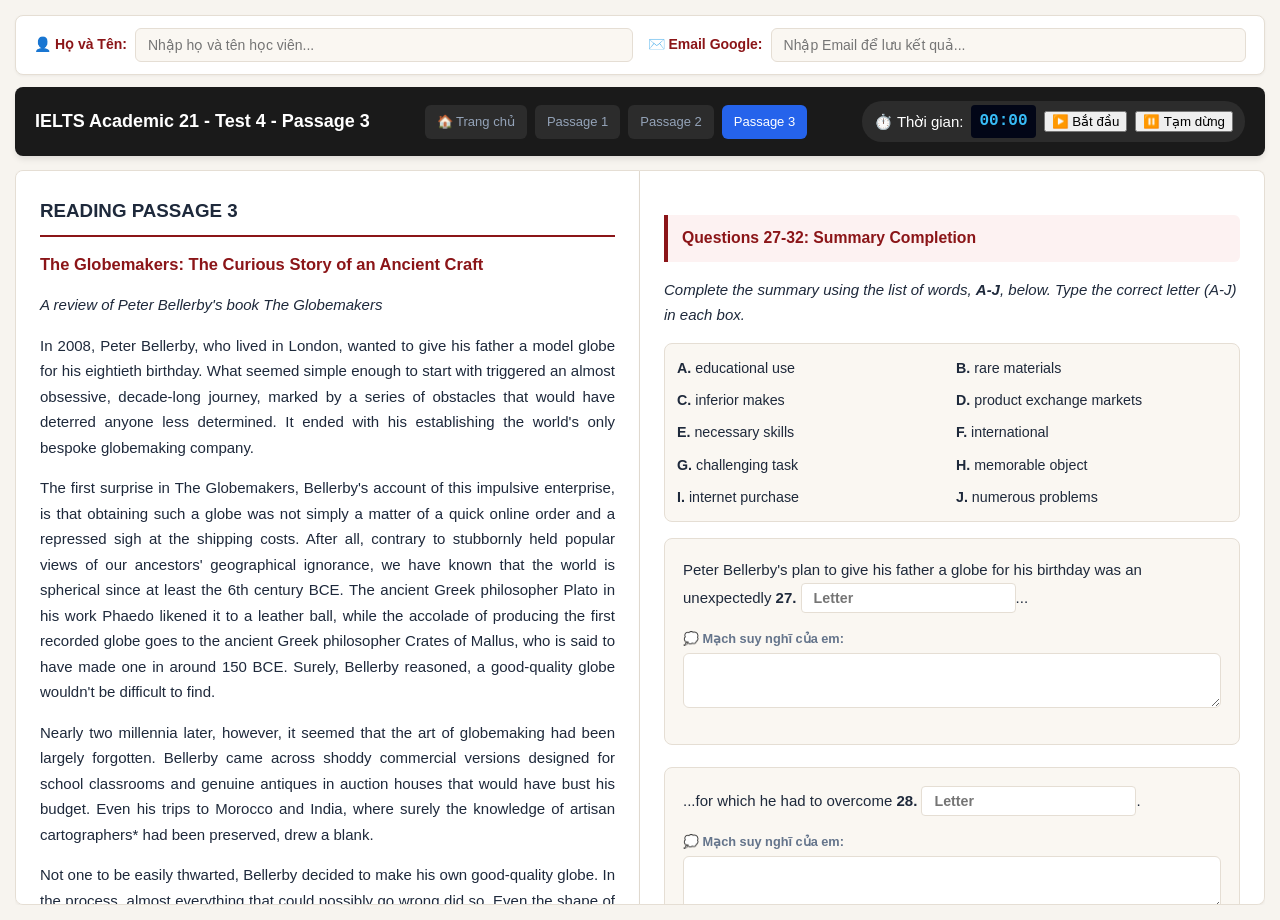
<file: cam21-test4-p3.html>
<!DOCTYPE html>
<html lang="vi">
<head>
  <meta charset="UTF-8">
  <title>IELTS 21 Test 4 - Passage 3: The Globemakers</title>
  <link rel="stylesheet" href="ielts-core.css">
</head>
<body>

<div class="user-info-box">
  <div class="user-info-field">
    <label for="studentNameInput">👤 Họ và Tên:</label>
    <input type="text" id="studentNameInput" placeholder="Nhập họ và tên học viên...">
  </div>
  <div class="user-info-field">
    <label for="studentEmailInput">✉️ Email Google:</label>
    <input type="email" id="studentEmailInput" placeholder="Nhập Email để lưu kết quả...">
  </div>
</div>

<div class="header-bar">
  <h1>IELTS Academic 21 - Test 4 - Passage 3</h1>
  
  <div class="header-nav">
    <a href="index.html" class="nav-link">🏠 Trang chủ</a>
    <a href="cam21-test4-p1.html" class="nav-link">Passage 1</a>
    <a href="cam21-test4-p2.html" class="nav-link">Passage 2</a>
    <a href="cam21-test4-p3.html" class="nav-link active">Passage 3</a>
  </div>

  <div class="timer-container">
    <span>⏱️ Thời gian:</span>
    <span class="timer-display" id="timerDisplay">00:00</span>
    <button class="btn-timer" onclick="startTimer()">▶️ Bắt đầu</button>
    <button class="btn-timer" onclick="pauseTimer()">⏸️ Tạm dừng</button>
  </div>

  <div class="score-badge" id="scoreBadge">Điểm số: <span id="scoreText">0/14</span></div>
</div>

<div id="hlPopup" class="hl-popup"><button id="btnDoHighlight">🖍️ Highlight</button></div>
<div id="removeHlPopup" class="hl-popup"><button id="btnRemoveHighlight">❌ Xóa Highlight</button></div>

<div class="container">
  <!-- CỘT BÀI ĐỌC -->
  <div class="passage-box" id="passageBox">
    <h2>READING PASSAGE 3</h2>
    <h3>The Globemakers: The Curious Story of an Ancient Craft</h3>
    <p><i>A review of Peter Bellerby's book The Globemakers</i></p>
    
    <p>In 2008, Peter Bellerby, who lived in London, wanted to give his father a model globe for his eightieth birthday. <span class="hl" id="hl-q27" data-q="[Q27]">What seemed simple enough to start with <span class="kw">triggered an almost obsessive, decade-long journey, marked by a series of obstacles</span> that would have deterred anyone less determined</span>. It ended with his establishing the world's only bespoke globemaking company.</p>
    
    <p><span class="hl" id="hl-q29" data-q="[Q29]">The first surprise in The Globemakers, Bellerby's account of this impulsive enterprise, is that <span class="kw">obtaining such a globe was not simply a matter of a quick online order and a repressed sigh at the shipping costs</span></span>. <span class="hl" id="hl-q33" data-q="[Q33]">After all, <span class="kw">contrary to stubbornly held popular views of our ancestors' geographical ignorance, we have known that the world is spherical since at least the 6th century BCE</span></span>. <span class="hl" id="hl-q34" data-q="[Q34-NG]">The ancient Greek philosopher Plato in his work Phaedo likened it to a leather ball</span>, while <span class="hl" id="hl-q35" data-q="[Q35-NG]">the accolade of producing the first recorded globe goes to the ancient Greek philosopher Crates of Mallus, who is said to have made one in around 150 BCE</span>. <span class="hl" id="hl-q36" data-q="[Q36]">Surely, Bellerby reasoned, <span class="kw">a good-quality globe wouldn't be difficult to find</span></span>.</p>
    
    <p>Nearly two millennia later, however, it seemed that the art of globemaking had been largely forgotten. <span class="hl" id="hl-q30-31" data-q="[Q30-31]">Bellerby came across <span class="kw">shoddy commercial versions</span> designed for <span class="kw">school classrooms</span></span> and genuine antiques in auction houses that would have bust his budget. <span class="hl" id="hl-q32" data-q="[Q32]">Even his trips to Morocco and India, where <span class="kw">surely the knowledge of artisan cartographers* had been preserved</span>, drew a blank</span>.</p>
    
    <p>Not one to be easily thwarted, Bellerby decided to make his own good-quality globe. <span class="hl" id="hl-q28" data-q="[Q28]">In the process, <span class="kw">almost everything that could possibly go wrong did so</span></span>. Even the shape of the Earth posed a problem, as it is not quite a perfect sphere, but oblate (slightly flattened at the poles). Having decided to compromise and opt for two half-spherical pieces that could be fitted together, he was unable to discover anyone capable of casting moulds with sufficient accuracy to ensure that he would not be left with two half-spheres that were not quite the same circumference. Even after he eventually resolved this issue, extracting these from the moulds resulted in piles of cracked plaster of Paris** and clouds of choking dust in the workshop he had set up at the rear of his house.</p>
    
    <p>This series of abortive experiments taught Bellerby a lot about the challenges of making globes, which he communicates here to the reader. Finding just the right way to prise the globes from the mould - a high-end air compressor finally did the trick - and locating the right paper and inks with which to make the gores (the sections of flat sheet mapping that are pasted onto the spherical globe) without the ink seeping out to create a mushy, unreadable mess took months and an alarming chunk out of his bank balance. <span class="hl" id="hl-q37" data-q="[Q37]">Bellerby's frustration at the painstaking process of attaching the gores to the globe surface - after having found a glue with precisely the right adhesive qualities - is palpable. <span class="kw">Right at the end of the process, he learnt that the paper had stretched slightly and so the final one overlapped the first by a centimetre</span></span> (which may not seem a great deal, but when that represents 2 per cent of the Earth's diameter, it's equivalent to obliterating the Himalayas or wiping out Chile).</p>
    
    <p>Bellerby's account of the technical challenges of globe production is interspersed with a series of interludes on great globemakers of the past and cartographic history in general. Purists might wish for more map-making details, but <span class="hl" id="hl-q38" data-q="[Q38]">Bellerby clearly found a <span class="kw">kindred spirit in Martin Behaim</span>. He was the Nuremberg entrepreneur who in 1492 created the Erdapfel... Something of Bellerby's unflinching ambition is reflected in the even more <span class="kw">heroic efforts of the Italian cartographer Vincenzo Coronelli</span></span>, who, in the seventeenth century, created two globes for Louis XIV of France. It took him twenty years to complete the monstrous pair, whose vast bulk - each with a diameter of around four metres - can still be admired in the National Library of France in Paris.</p>
    
    <p><span class="hl" id="hl-q39" data-q="[Q39]">Although a celebration of the revival of an ancient craft, <span class="kw">Bellerby's book is also a lament for the fading away of centuries-old traditions</span>. When he embarked on his globemaking odyssey, he struggled to find artisans with the skills to make the right moulds for the globes or foundries that could shape the meridians in just the right way</span>. Although he finally located the right craftsmen, some simply dropping in, serendipitously, to his workshop (by now in more suitable premises than his back room), many of these have now retired or passed away.</p>
    
    <p>Bellerby's father finally did receive his eightieth birthday present, albeit two years late. Bellerby went on to found a company which now turns out over six hundred globes a year for customers who can have their own tiny village marked or more unusual requests fulfilled. <span class="hl" id="hl-q40" data-q="[Q40]">His book, beautifully illustrated with photographs of the various stages of his venture and a few illustrations of historic globes and maps, <span class="kw">is hardly a blueprint for commercial success</span></span>. But it is more than enough to stir up admiration for the craftsmanship of the great mapmakers of the past and the obsessive determination of a modern successor who revived their almost moribund art.</p>
  </div>

  <!-- CỘT CÂU HỎI -->
  <div class="question-box">
    <div class="section-title">Questions 27-32: Summary Completion</div>
    <p><i>Complete the summary using the list of words, <b>A-J</b>, below. Type the correct letter (A-J) in each box.</i></p>

    <div class="summary-word-bank">
      <div class="word-item"><b>A.</b> educational use</div>
      <div class="word-item"><b>B.</b> rare materials</div>
      <div class="word-item"><b>C.</b> inferior makes</div>
      <div class="word-item"><b>D.</b> product exchange markets</div>
      <div class="word-item"><b>E.</b> necessary skills</div>
      <div class="word-item"><b>F.</b> international</div>
      <div class="word-item"><b>G.</b> challenging task</div>
      <div class="word-item"><b>H.</b> memorable object</div>
      <div class="word-item"><b>I.</b> internet purchase</div>
      <div class="word-item"><b>J.</b> numerous problems</div>
    </div>

    <!-- Q27 -->
    <div class="question" id="q27">
      <p>Peter Bellerby's plan to give his father a globe for his birthday was an unexpectedly <b>27.</b> <input type="text" id="q27_input" class="fill-input" maxlength="2" placeholder="Letter">...</p>
      <div class="thought-box"><label>💭 Mạch suy nghĩ của em:</label><textarea id="q27_thought"></textarea></div>
      <div class="result"></div>
      <div class="explanation">
        <h4 style="color: #0369a1; margin-bottom: 8px;">📝 LỜI GIẢI CHI TIẾT 4 BƯỚC:</h4>
        <div class="exp-step">• <b>Đáp án chốt:</b> <span class="kw-exp">G</span> (challenging task)</div>
        <div class="exp-step">• <b>Bước 1 (Cắt câu & Khoanh từ):</b> Kế hoạch tặng quà / là một [27] không ngờ. Cần cụm danh từ chỉ công việc đầy thử thách.</div>
        <div class="exp-step">• <b>Bước 2 (Tìm vị trí):</b> Quét 'father', 'globe', 'decade-long journey' ở Đoạn 1.</div>
        <div class="exp-step">• <b>Bước 3 (So từ hai bên):</b> Bài đọc bảo kế hoạch kéo dài cả thập kỷ với nhiều trở ngại: <mark style="background-color: #fef08a;">triggered an almost obsessive, decade-long journey, marked by a series of obstacles</mark> = 'challenging task' (Thử thách khó khăn - Đáp án G).</div>
        <div class="exp-step">• <b>Bước 4 (Chốt đáp án):</b> Chốt chữ cái <b>G</b>.</div>
        <div class="exp-step" style="background: #f1f5f9; padding: 6px; border-radius: 4px; margin-top: 4px;">🛡️ <b>Mẹo B1:</b> 'decade-long journey' (hành trình 10 năm) = 'challenging task'. Chọn <b>G</b>.</div>
        <button class="btn-locate" onclick="highlightText('hl-q27')">📍 Định vị vị trí trong bài đọc</button>
        <div class="ai-assistant-box">
          <label>🤖 Hỏi Trợ giảng AI về câu này:</label>
          <div class="ai-input-group"><input type="text" id="ai_ask_q27"><button class="ai-btn" onclick="askGeminiAI('q27')">Gửi AI</button></div>
          <div class="ai-response" id="ai_response_q27"></div>
        </div>
      </div>
    </div>

    <!-- Q28 -->
    <div class="question" id="q28">
      <p>...for which he had to overcome <b>28.</b> <input type="text" id="q28_input" class="fill-input" maxlength="2" placeholder="Letter">.</p>
      <div class="thought-box"><label>💭 Mạch suy nghĩ của em:</label><textarea id="q28_thought"></textarea></div>
      <div class="result"></div>
      <div class="explanation">
        <h4 style="color: #0369a1; margin-bottom: 8px;">📝 LỜI GIẢI CHI TIẾT 4 BƯỚC:</h4>
        <div class="exp-step">• <b>Đáp án chốt:</b> <span class="kw-exp">J</span> (numerous problems)</div>
        <div class="exp-step">• <b>Bước 1 (Cắt câu & Khoanh từ):</b> Anh phải vượt qua [28]. Cần danh từ chỉ vô số khó khăn.</div>
        <div class="exp-step">• <b>Bước 2 (Tìm vị trí):</b> Quét từ 'obstacles' ở Đoạn 1 và 'go wrong' ở Đoạn 4.</div>
        <div class="exp-step">• <b>Bước 3 (So từ hai bên):</b> Cụm <mark style="background-color: #fef08a;">almost everything that could possibly go wrong did so</mark> đồng nghĩa với 'numerous problems' (Nhiều vấn đề - Đáp án J).</div>
        <div class="exp-step">• <b>Bước 4 (Chốt đáp án):</b> Chốt chữ cái <b>J</b>.</div>
        <div class="exp-step" style="background: #f1f5f9; padding: 6px; border-radius: 4px; margin-top: 4px;">🛡️ <b>Mẹo B1:</b> 'everything go wrong' (mọi thứ hỏng hóc) = 'numerous problems'. Chọn <b>J</b>.</div>
        <button class="btn-locate" onclick="highlightText('hl-q28')">📍 Định vị vị trí trong bài đọc</button>
        <div class="ai-assistant-box">
          <label>🤖 Hỏi Trợ giảng AI về câu này:</label>
          <div class="ai-input-group"><input type="text" id="ai_ask_q28"><button class="ai-btn" onclick="askGeminiAI('q28')">Gửi AI</button></div>
          <div class="ai-response" id="ai_response_q28"></div>
        </div>
      </div>
    </div>

    <!-- Q29 -->
    <div class="question" id="q29">
      <p>He soon learnt that a straightforward <b>29.</b> <input type="text" id="q29_input" class="fill-input" maxlength="2" placeholder="Letter"> would not be possible.</p>
      <div class="thought-box"><label>💭 Mạch suy nghĩ của em:</label><textarea id="q29_thought"></textarea></div>
      <div class="result"></div>
      <div class="explanation">
        <h4 style="color: #0369a1; margin-bottom: 8px;">📝 LỜI GIẢI CHI TIẾT 4 BƯỚC:</h4>
        <div class="exp-step">• <b>Đáp án chốt:</b> <span class="kw-exp">I</span> (internet purchase)</div>
        <div class="exp-step">• <b>Bước 1 (Cắt câu & Khoanh từ):</b> Nhận ra việc [29] đơn giản là không thể. Cần cụm danh từ chỉ mua qua mạng.</div>
        <div class="exp-step">• <b>Bước 2 (Tìm vị trí):</b> Quét 'online order' ở Đoạn 2.</div>
        <div class="exp-step">• <b>Bước 3 (So từ hai bên):</b> Cụm <mark style="background-color: #fef08a;">obtaining such a globe was not simply a matter of a quick online order</mark> đồng nghĩa với 'internet purchase' (Mua hàng trên mạng - Đáp án I).</div>
        <div class="exp-step">• <b>Bước 4 (Chốt đáp án):</b> Chốt chữ cái <b>I</b>.</div>
        <div class="exp-step" style="background: #f1f5f9; padding: 6px; border-radius: 4px; margin-top: 4px;">🛡️ <b>Mẹo B1:</b> 'online order' (đặt hàng online) = 'internet purchase'. Chọn <b>I</b>.</div>
        <button class="btn-locate" onclick="highlightText('hl-q29')">📍 Định vị vị trí trong bài đọc</button>
        <div class="ai-assistant-box">
          <label>🤖 Hỏi Trợ giảng AI về câu này:</label>
          <div class="ai-input-group"><input type="text" id="ai_ask_q29"><button class="ai-btn" onclick="askGeminiAI('q29')">Gửi AI</button></div>
          <div class="ai-response" id="ai_response_q29"></div>
        </div>
      </div>
    </div>

    <!-- Q30 -->
    <div class="question" id="q30">
      <p>Some <b>30.</b> <input type="text" id="q30_input" class="fill-input" maxlength="2" placeholder="Letter">...</p>
      <div class="thought-box"><label>💭 Mạch suy nghĩ của em:</label><textarea id="q30_thought"></textarea></div>
      <div class="result"></div>
      <div class="explanation">
        <h4 style="color: #0369a1; margin-bottom: 8px;">📝 LỜI GIẢI CHI TIẾT 4 BƯỚC:</h4>
        <div class="exp-step">• <b>Đáp án chốt:</b> <span class="kw-exp">C</span> (inferior makes)</div>
        <div class="exp-step">• <b>Bước 1 (Cắt câu & Khoanh từ):</b> Một số [30] được làm cho lớp học... Cần cụm danh từ chỉ sản phẩm kém chất lượng.</div>
        <div class="exp-step">• <b>Bước 2 (Tìm vị trí):</b> Quét 'shoddy commercial versions' ở Đoạn 3.</div>
        <div class="exp-step">• <b>Bước 3 (So từ hai bên):</b> Cụm <mark style="background-color: #fef08a;">shoddy commercial versions</mark> (phiên bản thương mại chất lượng kém) đồng nghĩa với 'inferior makes' (Hàng kém chất lượng - Đáp án C).</div>
        <div class="exp-step">• <b>Bước 4 (Chốt đáp án):</b> Chốt chữ cái <b>C</b>.</div>
        <div class="exp-step" style="background: #f1f5f9; padding: 6px; border-radius: 4px; margin-top: 4px;">🛡️ <b>Mẹo B1:</b> 'shoddy' (kém chất lượng) = 'inferior'. Chọn <b>C</b>.</div>
        <button class="btn-locate" onclick="highlightText('hl-q30-31')">📍 Định vị vị trí trong bài đọc</button>
        <div class="ai-assistant-box">
          <label>🤖 Hỏi Trợ giảng AI về câu này:</label>
          <div class="ai-input-group"><input type="text" id="ai_ask_q30"><button class="ai-btn" onclick="askGeminiAI('q30')">Gửi AI</button></div>
          <div class="ai-response" id="ai_response_q30"></div>
        </div>
      </div>
    </div>

    <!-- Q31 -->
    <div class="question" id="q31">
      <p>...that had been intended for <b>31.</b> <input type="text" id="q31_input" class="fill-input" maxlength="2" placeholder="Letter"> were available, as were some expensive antique globes...</p>
      <div class="thought-box"><label>💭 Mạch suy nghĩ của em:</label><textarea id="q31_thought"></textarea></div>
      <div class="result"></div>
      <div class="explanation">
        <h4 style="color: #0369a1; margin-bottom: 8px;">📝 LỜI GIẢI CHI TIẾT 4 BƯỚC:</h4>
        <div class="exp-step">• <b>Đáp án chốt:</b> <span class="kw-exp">A</span> (educational use)</div>
        <div class="exp-step">• <b>Bước 1 (Cắt câu & Khoanh từ):</b> Được dành cho mục đích [31]... Cần cụm danh từ chỉ việc học tập/giáo dục.</div>
        <div class="exp-step">• <b>Bước 2 (Tìm vị trí):</b> Quét 'school classrooms' ở Đoạn 3.</div>
        <div class="exp-step">• <b>Bước 3 (So từ hai bên):</b> Cụm <mark style="background-color: #fef08a;">designed for school classrooms</mark> đồng nghĩa với 'educational use' (Sử dụng cho giáo dục - Đáp án A).</div>
        <div class="exp-step">• <b>Bước 4 (Chốt đáp án):</b> Chốt chữ cái <b>A</b>.</div>
        <div class="exp-step" style="background: #f1f5f9; padding: 6px; border-radius: 4px; margin-top: 4px;">🛡️ <b>Mẹo B1:</b> 'school classrooms' (lớp học) = 'educational use'. Chọn <b>A</b>.</div>
        <button class="btn-locate" onclick="highlightText('hl-q30-31')">📍 Định vị vị trí trong bài đọc</button>
        <div class="ai-assistant-box">
          <label>🤖 Hỏi Trợ giảng AI về câu này:</label>
          <div class="ai-input-group"><input type="text" id="ai_ask_q31"><button class="ai-btn" onclick="askGeminiAI('q31')">Gửi AI</button></div>
          <div class="ai-response" id="ai_response_q31"></div>
        </div>
      </div>
    </div>

    <!-- Q32 -->
    <div class="question" id="q32">
      <p>He even travelled to places where people might still have the <b>32.</b> <input type="text" id="q32_input" class="fill-input" maxlength="2" placeholder="Letter">, but without success.</p>
      <div class="thought-box"><label>💭 Mạch suy nghĩ của em:</label><textarea id="q32_thought"></textarea></div>
      <div class="result"></div>
      <div class="explanation">
        <h4 style="color: #0369a1; margin-bottom: 8px;">📝 LỜI GIẢI CHI TIẾT 4 BƯỚC:</h4>
        <div class="exp-step">• <b>Đáp án chốt:</b> <span class="kw-exp">E</span> (necessary skills)</div>
        <div class="exp-step">• <b>Bước 1 (Cắt câu & Khoanh từ):</b> Đi đến những nơi nơi mọi người còn lưu giữ [32]. Cần danh từ chỉ kỹ năng cần thiết.</div>
        <div class="exp-step">• <b>Bước 2 (Tìm vị trí):</b> Quét 'Morocco', 'India', 'artisan cartographers' ở Đoạn 3.</div>
        <div class="exp-step">• <b>Bước 3 (So từ hai bên):</b> Cụm <mark style="background-color: #fef08a;">knowledge of artisan cartographers had been preserved</mark> đồng nghĩa với 'necessary skills' (Kỹ năng cần thiết - Đáp án E).</div>
        <div class="exp-step">• <b>Bước 4 (Chốt đáp án):</b> Chốt chữ cái <b>E</b>.</div>
        <div class="exp-step" style="background: #f1f5f9; padding: 6px; border-radius: 4px; margin-top: 4px;">🛡️ <b>Mẹo B1:</b> 'knowledge of artisan' (kiến thức thợ thủ công) = 'necessary skills'. Chọn <b>E</b>.</div>
        <button class="btn-locate" onclick="highlightText('hl-q32')">📍 Định vị vị trí trong bài đọc</button>
        <div class="ai-assistant-box">
          <label>🤖 Hỏi Trợ giảng AI về câu này:</label>
          <div class="ai-input-group"><input type="text" id="ai_ask_q32"><button class="ai-btn" onclick="askGeminiAI('q32')">Gửi AI</button></div>
          <div class="ai-response" id="ai_response_q32"></div>
        </div>
      </div>
    </div>

    <div class="section-title">Questions 33-36</div>
    <p><i>Do the following statements agree with the claims of the writer? Select YES, NO, or NOT GIVEN.</i></p>

    <!-- Q33 -->
    <div class="question" id="q33">
      <p><b>33.</b> The assumption today that people in the past knew very little about geography is correct.</p>
      <div class="options">
        <label><input type="radio" name="q33" value="YES"> YES</label>
        <label><input type="radio" name="q33" value="NO"> NO</label>
        <label><input type="radio" name="q33" value="NOT GIVEN"> NOT GIVEN</label>
      </div>
      <div class="thought-box"><label>💭 Mạch suy nghĩ của em:</label><textarea id="q33_thought"></textarea></div>
      <div class="result"></div>
      <div class="explanation">
        <h4 style="color: #0369a1; margin-bottom: 8px;">📝 LỜI GIẢI CHI TIẾT 4 BƯỚC:</h4>
        <div class="exp-step">• <b>Đáp án chốt:</b> <span class="kw-exp">NO</span></div>
        <div class="exp-step">• <b>Bước 1 (Cắt câu & Khoanh từ):</b> Giả định ngày nay rằng người xưa biết ít về địa lý / là đúng ('is correct'). Khoanh <mark style="background-color: #fef08a;">is correct</mark>.</div>
        <div class="exp-step">• <b>Bước 2 (Tìm vị trí):</b> Quét 'ancestors', 'geographical ignorance' ở Đoạn 2.</div>
        <div class="exp-step">• <b>Bước 3 (So từ hai bên):</b> Đề bảo giả định đó đúng. Bài đọc bảo: <mark style="background-color: #fef08a;">contrary to... views of our ancestors' geographical ignorance, we have known that the world is spherical since 6th century BCE</mark> (trái ngược với suy nghĩ cho rằng người xưa dốt địa lý, ta đã biết Trái Đất hình cầu từ TCN).</div>
        <div class="exp-step">• <b>Bước 4 (Chốt đáp án):</b> Giả định đúng VS Trái ngược thực tế. Mâu thuẫn 100%. Chọn <b>NO</b>.</div>
        <div class="exp-step" style="background: #f1f5f9; padding: 6px; border-radius: 4px; margin-top: 4px;">🛡️ <b>Mẹo B1:</b> Có từ 'contrary to' (trái ngược với) VS 'is correct' (đúng). Chọn <b>NO</b>.</div>
        <button class="btn-locate" onclick="highlightText('hl-q33')">📍 Định vị vị trí trong bài đọc</button>
        <div class="ai-assistant-box">
          <label>🤖 Hỏi Trợ giảng AI về câu này:</label>
          <div class="ai-input-group"><input type="text" id="ai_ask_q33"><button class="ai-btn" onclick="askGeminiAI('q33')">Gửi AI</button></div>
          <div class="ai-response" id="ai_response_q33"></div>
        </div>
      </div>
    </div>

    <!-- Q34 -->
    <div class="question" id="q34">
      <p><b>34.</b> Plato was criticised for saying the world was shaped like a leather ball.</p>
      <div class="options">
        <label><input type="radio" name="q34" value="YES"> YES</label>
        <label><input type="radio" name="q34" value="NO"> NO</label>
        <label><input type="radio" name="q34" value="NOT GIVEN"> NOT GIVEN</label>
      </div>
      <div class="thought-box"><label>💭 Mạch suy nghĩ của em:</label><textarea id="q34_thought"></textarea></div>
      <div class="result"></div>
      <div class="explanation">
        <h4 style="color: #0369a1; margin-bottom: 8px;">📝 LỜI GIẢI CHI TIẾT 4 BƯỚC:</h4>
        <div class="exp-step">• <b>Đáp án chốt:</b> <span class="kw-exp">NOT GIVEN</span></div>
        <div class="exp-step">• <b>Bước 1 (Cắt câu & Khoanh từ):</b> Plato bị chỉ trích ('was criticised') / vì so sánh Trái Đất với quả bóng da. Khoanh <mark style="background-color: #fef08a;">was criticised</mark>.</div>
        <div class="exp-step">• <b>Bước 2 (Tìm vị trí):</b> Quét 'Plato', 'leather ball' ở Đoạn 2.</div>
        <div class="exp-step">• <b>Bước 3 (So từ hai bên):</b> Bài đọc kể Plato so sánh Trái Đất với quả bóng da, KHÔNG HỀ nói ông có bị chỉ trích hay không.</div>
        <div class="exp-step">• <b>Bước 4 (Chốt đáp án):</b> Không có thông tin về sự chỉ trích. Chọn <b>NOT GIVEN</b>.</div>
        <div class="exp-step" style="background: #f1f5f9; padding: 6px; border-radius: 4px; margin-top: 4px;">🛡️ <b>Mẹo B1:</b> Tìm từ 'criticised' (chỉ trích). Trong bài không nhắc tới. Chọn <b>NOT GIVEN</b>.</div>
        <button class="btn-locate" onclick="highlightText('hl-q34')">📍 Định vị vị trí trong bài đọc</button>
        <div class="ai-assistant-box">
          <label>🤖 Hỏi Trợ giảng AI về câu này:</label>
          <div class="ai-input-group"><input type="text" id="ai_ask_q34"><button class="ai-btn" onclick="askGeminiAI('q34')">Gửi AI</button></div>
          <div class="ai-response" id="ai_response_q34"></div>
        </div>
      </div>
    </div>

    <!-- Q35 -->
    <div class="question" id="q35">
      <p><b>35.</b> The globe made by Crates of Mallus was an accurate representation of the known world.</p>
      <div class="options">
        <label><input type="radio" name="q35" value="YES"> YES</label>
        <label><input type="radio" name="q35" value="NO"> NO</label>
        <label><input type="radio" name="q35" value="NOT GIVEN"> NOT GIVEN</label>
      </div>
      <div class="thought-box"><label>💭 Mạch suy nghĩ của em:</label><textarea id="q35_thought"></textarea></div>
      <div class="result"></div>
      <div class="explanation">
        <h4 style="color: #0369a1; margin-bottom: 8px;">📝 LỜI GIẢI CHI TIẾT 4 BƯỚC:</h4>
        <div class="exp-step">• <b>Đáp án chốt:</b> <span class="kw-exp">NOT GIVEN</span></div>
        <div class="exp-step">• <b>Bước 1 (Cắt câu & Khoanh từ):</b> Địa cầu của Crates of Mallus / thể hiện chính xác thế giới ('accurate representation'). Khoanh <mark style="background-color: #fef08a;">accurate representation</mark>.</div>
        <div class="exp-step">• <b>Bước 2 (Tìm vị trí):</b> Quét 'Crates of Mallus' ở Đoạn 2.</div>
        <div class="exp-step">• <b>Bước 3 (So từ hai bên):</b> Bài đọc ghi nhận ông làm quả địa cầu đầu tiên, KHÔNG HỀ đánh giá quả địa cầu đó có chính xác hay không.</div>
        <div class="exp-step">• <b>Bước 4 (Chốt đáp án):</b> Không có thông tin đánh giá độ chính xác. Chọn <b>NOT GIVEN</b>.</div>
        <div class="exp-step" style="background: #f1f5f9; padding: 6px; border-radius: 4px; margin-top: 4px;">🛡️ <b>Mẹo B1:</b> Tìm từ 'accurate' (chính xác). Bài đọc không nhắc tới. Chọn <b>NOT GIVEN</b>.</div>
        <button class="btn-locate" onclick="highlightText('hl-q35')">📍 Định vị vị trí trong bài đọc</button>
        <div class="ai-assistant-box">
          <label>🤖 Hỏi Trợ giảng AI về câu này:</label>
          <div class="ai-input-group"><input type="text" id="ai_ask_q35"><button class="ai-btn" onclick="askGeminiAI('q35')">Gửi AI</button></div>
          <div class="ai-response" id="ai_response_q35"></div>
        </div>
      </div>
    </div>

    <!-- Q36 -->
    <div class="question" id="q36">
      <p><b>36.</b> Bellerby assumed that he would have few problems locating a well-made globe.</p>
      <div class="options">
        <label><input type="radio" name="q36" value="YES"> YES</label>
        <label><input type="radio" name="q36" value="NO"> NO</label>
        <label><input type="radio" name="q36" value="NOT GIVEN"> NOT GIVEN</label>
      </div>
      <div class="thought-box"><label>💭 Mạch suy nghĩ của em:</label><textarea id="q36_thought"></textarea></div>
      <div class="result"></div>
      <div class="explanation">
        <h4 style="color: #0369a1; margin-bottom: 8px;">📝 LỜI GIẢI CHI TIẾT 4 BƯỚC:</h4>
        <div class="exp-step">• <b>Đáp án chốt:</b> <span class="kw-exp">YES</span></div>
        <div class="exp-step">• <b>Bước 1 (Cắt câu & Khoanh từ):</b> Bellerby giả định / sẽ gặp ít khó khăn khi tìm địa cầu tốt ('few problems locating'). Khoanh <mark style="background-color: #fef08a;">few problems locating</mark>.</div>
        <div class="exp-step">• <b>Bước 2 (Tìm vị trí):</b> Quét 'reasoned', 'wouldn't be difficult to find' ở cuối Đoạn 2.</div>
        <div class="exp-step">• <b>Bước 3 (So từ hai bên):</b> So từ đồng nghĩa: 'wouldn't be difficult to find' = <mark style="background-color: #fef08a;">few problems locating a well-made globe</mark>.</div>
        <div class="exp-step">• <b>Bước 4 (Chốt đáp án):</b> Nội dung hai bên hoàn toàn giống nhau 100%. Chọn <b>YES</b>.</div>
        <div class="exp-step" style="background: #f1f5f9; padding: 6px; border-radius: 4px; margin-top: 4px;">🛡️ <b>Mẹo B1:</b> 'wouldn't be difficult' (không khó) = 'few problems' (ít vấn đề). Chọn <b>YES</b>.</div>
        <button class="btn-locate" onclick="highlightText('hl-q36')">📍 Định vị vị trí trong bài đọc</button>
        <div class="ai-assistant-box">
          <label>🤖 Hỏi Trợ giảng AI về câu này:</label>
          <div class="ai-input-group"><input type="text" id="ai_ask_q36"><button class="ai-btn" onclick="askGeminiAI('q36')">Gửi AI</button></div>
          <div class="ai-response" id="ai_response_q36"></div>
        </div>
      </div>
    </div>

    <div class="section-title">Questions 37-40</div>
    <p><i>Choose the correct letter, <b>A, B, C or D</b>.</i></p>

    <!-- Q37 -->
    <div class="question" id="q37">
      <p><b>37.</b> What does the fifth paragraph say about Bellerby's attempts to attach the gores to the globe?</p>
      <div class="options options-vertical">
        <label><input type="radio" name="q37" value="A"> A. He was forced to change the type of paper he was using.</label>
        <label><input type="radio" name="q37" value="B"> B. He became aware of an unexpected issue at the end of the process.</label>
        <label><input type="radio" name="q37" value="C"> C. He ran out of money before completing the task.</label>
        <label><input type="radio" name="q37" value="D"> D. He asked a cartographer for advice.</label>
      </div>
      <div class="thought-box"><label>💭 Mạch suy nghĩ của em:</label><textarea id="q37_thought"></textarea></div>
      <div class="result"></div>
      <div class="explanation">
        <h4 style="color: #0369a1; margin-bottom: 8px;">📝 LỜI GIẢI CHI TIẾT 4 BƯỚC:</h4>
        <div class="exp-step">• <b>Đáp án chốt:</b> <span class="kw-exp">B</span></div>
        <div class="exp-step">• <b>Bước 1 (Cắt câu & Khoanh từ):</b> Khi dán các mảnh bản đồ (gores) lên địa cầu, chuyện gì đã xảy ra trong đoạn 5.</div>
        <div class="exp-step">• <b>Bước 2 (Tìm vị trí):</b> Quét 'attaching the gores', 'stretched' ở Đoạn 5.</div>
        <div class="exp-step">• <b>Bước 3 (So từ hai bên):</b> Bài đọc kể ngay đoạn cuối, giấy bị giãn ra chèn lên nhau 1cm (<mark style="background-color: #fef08a;">Right at the end of the process, he learnt that the paper had stretched slightly</mark>), một sự cố ngoài dự kiến.</div>
        <div class="exp-step">• <b>Bước 4 (Chốt đáp án):</b> Lựa chọn <b>B</b> ('became aware of an unexpected issue') trùng khớp 100%.</div>
        <div class="exp-step" style="background: #f1f5f9; padding: 6px; border-radius: 4px; margin-top: 4px;">🛡️ <b>Mẹo B1:</b> 'paper stretched at the end' (phát hiện giấy giãn) = 'unexpected issue'. Chọn <b>B</b>.</div>
        <button class="btn-locate" onclick="highlightText('hl-q37')">📍 Định vị vị trí trong bài đọc</button>
        <div class="ai-assistant-box">
          <label>🤖 Hỏi Trợ giảng AI về câu này:</label>
          <div class="ai-input-group"><input type="text" id="ai_ask_q37"><button class="ai-btn" onclick="askGeminiAI('q37')">Gửi AI</button></div>
          <div class="ai-response" id="ai_response_q37"></div>
        </div>
      </div>
    </div>

    <!-- Q38 -->
    <div class="question" id="q38">
      <p><b>38.</b> What reason is given in the sixth paragraph for mentioning past globe makers?</p>
      <div class="options options-vertical">
        <label><input type="radio" name="q38" value="A"> A. They faced more technical problems than Bellerby.</label>
        <label><input type="radio" name="q38" value="B"> B. They produced much larger globes than Bellerby.</label>
        <label><input type="radio" name="q38" value="C"> C. Bellerby had something in common with each of them.</label>
        <label><input type="radio" name="q38" value="D"> D. Bellerby was inspired by their cartographic techniques.</label>
      </div>
      <div class="thought-box"><label>💭 Mạch suy nghĩ của em:</label><textarea id="q38_thought"></textarea></div>
      <div class="result"></div>
      <div class="explanation">
        <h4 style="color: #0369a1; margin-bottom: 8px;">📝 LỜI GIẢI CHI TIẾT 4 BƯỚC:</h4>
        <div class="exp-step">• <b>Đáp án chốt:</b> <span class="kw-exp">C</span></div>
        <div class="exp-step">• <b>Bước 1 (Cắt câu & Khoanh từ):</b> Tại sao người viết lại nhắc tới các thợ làm địa cầu trong quá khứ ở đoạn 6.</div>
        <div class="exp-step">• <b>Bước 2 (Tìm vị trí):</b> Quét 'Martin Behaim', 'Vincenzo Coronelli' ở Đoạn 6.</div>
        <div class="exp-step">• <b>Bước 3 (So từ hai bên):</b> Bài đọc tả Bellerby tìm thấy 'tâm hồn đồng điệu' (<mark style="background-color: #fef08a;">kindred spirit in Martin Behaim</mark>) và sự tương đồng về tham vọng với Coronelli.</div>
        <div class="exp-step">• <b>Bước 4 (Chốt đáp án):</b> Lựa chọn <b>C</b> ('Bellerby had something in common with each of them') trùng khớp 100%.</div>
        <div class="exp-step" style="background: #f1f5f9; padding: 6px; border-radius: 4px; margin-top: 4px;">🛡️ <b>Mẹo B1:</b> 'kindred spirit' (tâm hồn đồng điệu) = 'had something in common' (có điểm chung). Chọn <b>C</b>.</div>
        <button class="btn-locate" onclick="highlightText('hl-q38')">📍 Định vị vị trí trong bài đọc</button>
        <div class="ai-assistant-box">
          <label>🤖 Hỏi Trợ giảng AI về câu này:</label>
          <div class="ai-input-group"><input type="text" id="ai_ask_q38"><button class="ai-btn" onclick="askGeminiAI('q38')">Gửi AI</button></div>
          <div class="ai-response" id="ai_response_q38"></div>
        </div>
      </div>
    </div>

    <!-- Q39 -->
    <div class="question" id="q39">
      <p><b>39.</b> What main point does the reviewer make about Bellerby in the seventh paragraph?</p>
      <div class="options options-vertical">
        <label><input type="radio" name="q39" value="A"> A. He was fortunate to find skilled craftsmen to help him.</label>
        <label><input type="radio" name="q39" value="B"> B. He realised that ancient methods were superior to modern ones.</label>
        <label><input type="radio" name="q39" value="C"> C. He wanted to preserve historical globes for future generations.</label>
        <label><input type="radio" name="q39" value="D"> D. He regrets the loss of many traditional globe-making skills.</label>
      </div>
      <div class="thought-box"><label>💭 Mạch suy nghĩ của em:</label><textarea id="q39_thought"></textarea></div>
      <div class="result"></div>
      <div class="explanation">
        <h4 style="color: #0369a1; margin-bottom: 8px;">📝 LỜI GIẢI CHI TIẾT 4 BƯỚC:</h4>
        <div class="exp-step">• <b>Đáp án chốt:</b> <span class="kw-exp">D</span></div>
        <div class="exp-step">• <b>Bước 1 (Cắt câu & Khoanh từ):</b> Điểm chính đưa ra về Bellerby trong đoạn 7 là gì.</div>
        <div class="exp-step">• <b>Bước 2 (Tìm vị trí):</b> Quét 'lament', 'fading away of centuries-old traditions' ở Đoạn 7.</div>
        <div class="exp-step">• <b>Bước 3 (So từ hai bên):</b> Cuốn sách là lời tiếc nuối cho sự mai một của các truyền thống cổ xưa: <mark style="background-color: #fef08a;">lament for the fading away of centuries-old traditions</mark>.</div>
        <div class="exp-step">• <b>Bước 4 (Chốt đáp án):</b> Lựa chọn <b>D</b> ('regrets the loss of many traditional skills') trùng khớp.</div>
        <div class="exp-step" style="background: #f1f5f9; padding: 6px; border-radius: 4px; margin-top: 4px;">🛡️ <b>Mẹo B1:</b> 'lament' (tiếc nuối) = 'regrets', 'fading away' (mai một) = 'loss of skills'. Chọn <b>D</b>.</div>
        <button class="btn-locate" onclick="highlightText('hl-q39')">📍 Định vị vị trí trong bài đọc</button>
        <div class="ai-assistant-box">
          <label>🤖 Hỏi Trợ giảng AI về câu này:</label>
          <div class="ai-input-group"><input type="text" id="ai_ask_q39"><button class="ai-btn" onclick="askGeminiAI('q39')">Gửi AI</button></div>
          <div class="ai-response" id="ai_response_q39"></div>
        </div>
      </div>
    </div>

    <!-- Q40 -->
    <div class="question" id="q40">
      <p><b>40.</b> What comment does the reviewer make about Bellerby's book in the final paragraph?</p>
      <div class="options options-vertical">
        <label><input type="radio" name="q40" value="A"> A. It does not tell you how to create a profitable business.</label>
        <label><input type="radio" name="q40" value="B"> B. It will appeal mainly to experts in mapmaking.</label>
        <label><input type="radio" name="q40" value="C"> C. It focuses too much on technical details.</label>
        <label><input type="radio" name="q40" value="D"> D. It contains too few photographs of historic globes.</label>
      </div>
      <div class="thought-box"><label>💭 Mạch suy nghĩ của em:</label><textarea id="q40_thought"></textarea></div>
      <div class="result"></div>
      <div class="explanation">
        <h4 style="color: #0369a1; margin-bottom: 8px;">📝 LỜI GIẢI CHI TIẾT 4 BƯỚC:</h4>
        <div class="exp-step">• <b>Đáp án chốt:</b> <span class="kw-exp">A</span></div>
        <div class="exp-step">• <b>Bước 1 (Cắt câu & Khoanh từ):</b> Nhận xét của người đánh giá về cuốn sách trong đoạn cuối cùng.</div>
        <div class="exp-step">• <b>Bước 2 (Tìm vị trí):</b> Quét 'hardly a blueprint for commercial success' ở Đoạn 8.</div>
        <div class="exp-step">• <b>Bước 3 (So từ hai bên):</b> Cuốn sách khó có thể xem là bản thiết kế cho thành công thương mại: <mark style="background-color: #fef08a;">hardly a blueprint for commercial success</mark>.</div>
        <div class="exp-step">• <b>Bước 4 (Chốt đáp án):</b> Lựa chọn <b>A</b> ('does not tell you how to create a profitable business') đồng nghĩa 100%.</div>
        <div class="exp-step" style="background: #f1f5f9; padding: 6px; border-radius: 4px; margin-top: 4px;">🛡️ <b>Mẹo B1:</b> 'commercial success' (thành công thương mại) = 'profitable business' (kinh doanh có lời). Chọn <b>A</b>.</div>
        <button class="btn-locate" onclick="highlightText('hl-q40')">📍 Định vị vị trí trong bài đọc</button>
        <div class="ai-assistant-box">
          <label>🤖 Hỏi Trợ giảng AI về câu này:</label>
          <div class="ai-input-group"><input type="text" id="ai_ask_q40"><button class="ai-btn" onclick="askGeminiAI('q40')">Gửi AI</button></div>
          <div class="ai-response" id="ai_response_q40"></div>
        </div>
      </div>
    </div>

    <button class="btn-submit" onclick="checkAnswers()">CHẤM BÀI VÀ NỘP KẾT QUẢ</button>
  </div>
</div>

<script>
  window.TEST_DATA = {
    title: "Cam 21 Test 4 Passage 3",
    answers: {
      q27: "G",
      q28: "J",
      q29: "I",
      q30: "C",
      q31: "A",
      q32: "E",
      q33: "NO",
      q34: "NOT GIVEN",
      q35: "NOT GIVEN",
      q36: "YES",
      q37: "B",
      q38: "C",
      q39: "D",
      q40: "A"
    }
  };
</script>
<script src="ielts-core.js"></script>
</body>
</html>
</file>
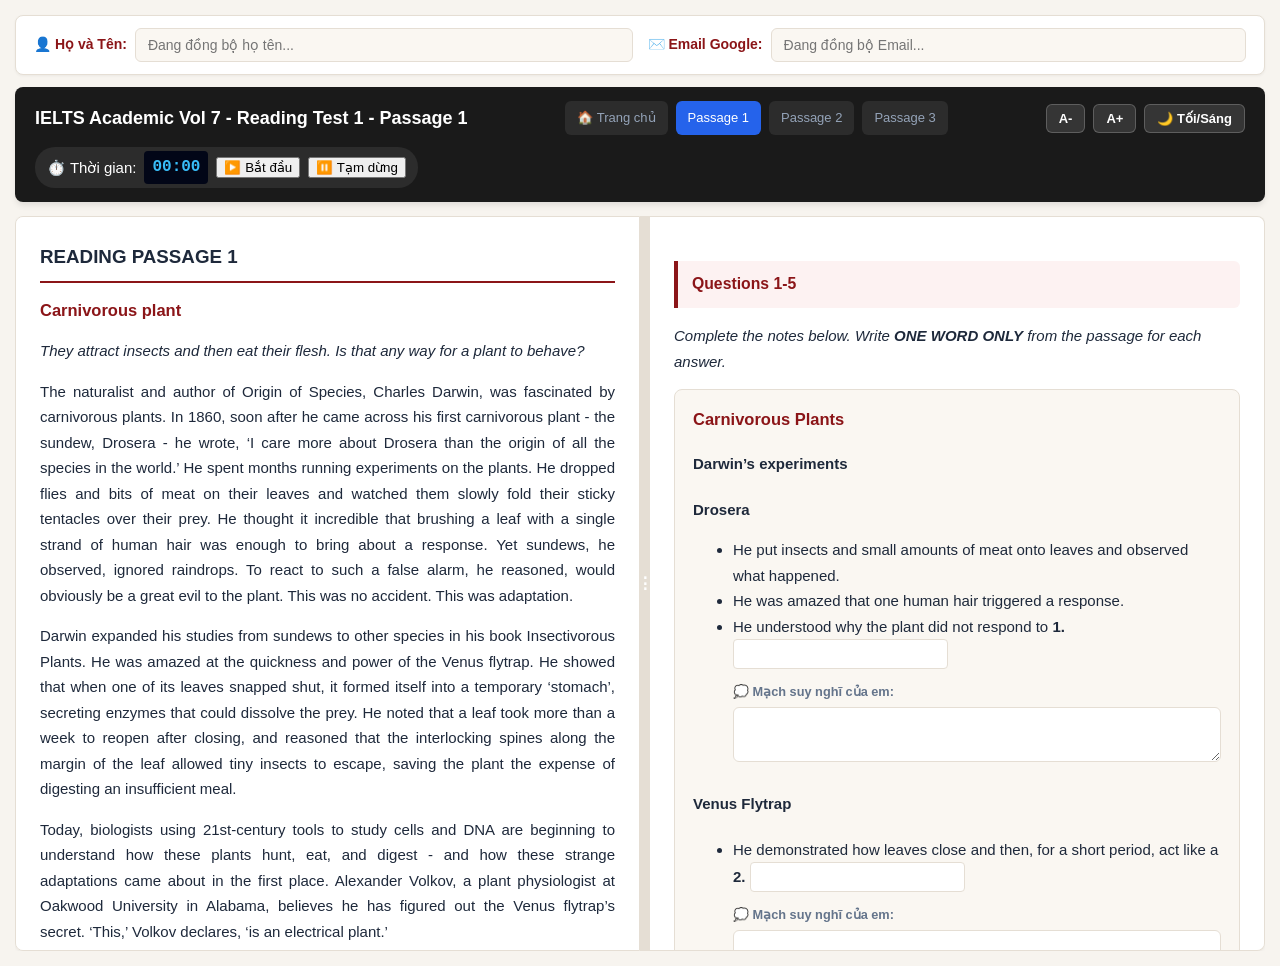
<file: vol7-test1-p1.html>
<!DOCTYPE html>
<html lang="vi">
<head>
  <meta charset="UTF-8">
  <title>IELTS Vol 7 Reading Test 1 - Passage 1: Carnivorous plant</title>
  <link rel="stylesheet" href="ielts-core.css">
</head>
<body>
<div id="hlPopup" class="hl-popup"><button id="btnDoHighlight">🖍️ Highlight</button></div>
<div id="removeHlPopup" class="hl-popup"><button id="btnRemoveHighlight">❌ Xóa Highlight</button></div>
<div class="user-info-box">
  <div class="user-info-field">
    <label for="studentNameInput">👤 Họ và Tên:</label>
    <input type="text" id="studentNameInput" placeholder="Đang đồng bộ họ tên...">
  </div>
  <div class="user-info-field">
    <label for="studentEmailInput">✉️ Email Google:</label>
    <input type="email" id="studentEmailInput" placeholder="Đang đồng bộ Email...">
  </div>
</div>

<div class="header-bar">
  <h1>IELTS Academic Vol 7 - Reading Test 1 - Passage 1</h1>
  
  <div class="header-nav">
    <a href="index.html" class="nav-link">🏠 Trang chủ</a>
    <a href="vol7-test1-p1.html" class="nav-link active">Passage 1</a>
    <a href="vol7-test1-p2.html" class="nav-link">Passage 2</a>
    <a href="vol7-test1-p3.html" class="nav-link">Passage 3</a>
  </div>

  <div class="header-controls">
    <button class="btn-header" onclick="changeFontSize(-1)" title="Giảm cỡ chữ">A-</button>
    <button class="btn-header" onclick="changeFontSize(1)" title="Tăng cỡ chữ">A+</button>
    <button class="btn-header" id="btnThemeToggle" onclick="toggleTheme()" title="Đổi chế độ Sáng / Tối">🌙 Tối/Sáng</button>
  </div>

  <div class="timer-container">
    <span>⏱️ Thời gian:</span>
    <span class="timer-display" id="timerDisplay">00:00</span>
    <button class="btn-timer" onclick="startTimer()">▶️ Bắt đầu</button>
    <button class="btn-timer" onclick="pauseTimer()">⏸️ Tạm dừng</button>
  </div>

  <div class="score-badge" id="scoreBadge">Điểm số: <span id="scoreText">0/13</span></div>
</div>

<div id="hlPopup" class="hl-popup"><button id="btnDoHighlight">🖍️ Highlight</button></div>
<div id="removeHlPopup" class="hl-popup"><button id="btnRemoveHighlight">❌ Xóa Highlight</button></div>

<div class="container">
  <!-- CỘT BÊN TRÁI: BÀI ĐỌC -->
  <div class="passage-box" id="passageBox">
    <h2>READING PASSAGE 1</h2>
    <h3>Carnivorous plant</h3>
    <p><i>They attract insects and then eat their flesh. Is that any way for a plant to behave?</i></p>

    <p>The naturalist and author of Origin of Species, Charles Darwin, was fascinated by carnivorous plants. In 1860, soon after he came across his first carnivorous plant - the sundew, Drosera - he wrote, ‘I care more about Drosera than the origin of all the species in the world.’ He spent months running experiments on the plants. He dropped flies and bits of meat on their leaves and watched them slowly fold their sticky tentacles over their prey. He thought it incredible that brushing a leaf with a single strand of human hair was enough to bring about a response. <span class="hl" id="hl-q1" data-q="[Q1]">Yet sundews, he observed, ignored <span class="kw">raindrops</span>. To react to such a false alarm, he reasoned, would obviously be a great evil to the plant</span>. This was no accident. This was adaptation.</p>

    <p>Darwin expanded his studies from sundews to other species in his book Insectivorous Plants. He was amazed at the quickness and power of the Venus flytrap. <span class="hl" id="hl-q2" data-q="[Q2]">He showed that when one of its leaves snapped shut, it formed itself into a temporary ‘<span class="kw">stomach</span>’, secreting enzymes that could dissolve the prey</span>. He noted that a leaf took more than a week to reopen after closing, and reasoned that the interlocking spines along the margin of the leaf allowed tiny insects to escape, saving the plant the expense of digesting an insufficient meal.</p>

    <p>Today, biologists using 21st-century tools to study cells and DNA are beginning to understand how these plants hunt, eat, and digest - and how these strange adaptations came about in the first place. Alexander Volkov, a plant physiologist at Oakwood University in Alabama, believes he has figured out the Venus flytrap’s secret. ‘This,’ Volkov declares, ‘is an electrical plant.’</p>

    <p>When an insect brushes against a hair on the leaf of a Venus flytrap, the movement sets off an electric charge. The charge builds up inside the tissue of the leaf but is not enough to stimulate the snap, which keeps the Venus flytrap from reacting to false alarms, such as raindrops. An insect, however, is likely to brush a second hair, adding enough electric charge for the leaf to close.</p>

    <p><span class="hl" id="hl-q3" data-q="[Q3]">Volkov’s experiments reveal that the electric charge travels down fluid-filled tunnels in a leaf, which opens up <span class="kw">pores</span> in cell membranes</span>. Water rushes from the cells on the inside of the leaf to those on the outside, causing the leaf to rapidly flip in shape from convex to concave, like a soft contact lens. As the leaves flip, they snap together, trapping an insect inside.</p>

    <p>The bladderwort plant has an equally sophisticated way of setting its underwater trap. It pumps water out of tiny air sacs or bladders, lowering the pressure inside. When a water flea or some other small creature swims past, it bends hairs on the bladder, causing a flap to spring apart. The low pressure sucks water in, carrying the creature along with it. In one five-hundredth of a second, the flap swings shut again. <span class="hl" id="hl-q4" data-q="[Q4]">The cells in the bladder then begin to pump water out again, creating a new <span class="kw">vacuum</span></span>. Many other species of carnivorous plants act like living flypaper, catching animals on sticky tentacles. Pitcher plants use yet another strategy, growing long tube-shaped leaves into which insects fall. <span class="hl" id="hl-q5" data-q="[Q5]">Some of the largest have pitchers up to 30cm deep and can consume whole <span class="kw">frogs</span> unlucky enough to fall into them</span>. Sophisticated chemistry helps make the pitcher a death trap.</p>

    <p>Nicholas Gotelli, of the University of Vermont, is trying to figure out what evolutionary forces pushed these plants towards meat. <span class="hl" id="hl-q6" data-q="[Q6]">Carnivorous plants clearly benefit from eating animals; when scientists feed pitcher plants extra bugs, the plants get <span class="kw">bigger</span></span>. But the benefits of eating flesh are not the ones you might expect. Carnivorous animals, like ourselves, use the carbon in protein and the fat in meat to build muscles and store energy. <span class="hl" id="hl-q7" data-q="[Q7]">Carnivorous plants, however, take nitrogen and phosphorus from the flesh in order to build <span class="kw">light-harvesting enzymes</span></span>. Eating animals, in other words, lets carnivorous plants do what all plants do: grow by taking energy directly from the sun.</p>

    <p>Unfortunately, they do a really bad job of it. That’s because they have to use a lot of energy to make the equipment they need to catch animals - the enzymes, the pumps, the sticky tentacles, and so on. <span class="hl" id="hl-q8" data-q="[Q8]">A pitcher or a flytrap is not very good at photosynthesis because, unlike plants with ordinary leaves, they do not have flat solar panels that can absorb lots of sunlight</span>. Gotelli suspects that only under special conditions are the benefits of being carnivorous greater than the costs. <span class="hl" id="hl-q9" data-q="[Q9]">The poor soil of bogs and swamps, where many carnivorous plants grow, offers little nitrogen and phosphorus, so carnivorous plants enjoy an advantage there over ‘conventional’ plants</span>. <span class="hl" id="hl-q10" data-q="[Q10]">Also, bogs are often <span class="kw">flooded with sunshine</span>, so even an inefficient carnivorous plant can carry out enough photosynthesis to survive</span>. ‘They’re stuck, and they’re making the best of it,’ says Aaron Ellison of Harvard University.</p>

    <p>Unfortunately, the adaptations that enable carnivorous plants to survive in harsh habitats also make them extremely sensitive to environmental changes. <span class="hl" id="hl-q11" data-q="[Q11]">Chemical fertilizers used in agriculture and pollution from power plants are adding extra nitrogen to many bogs in North America</span>. Carnivorous plants are so finely adapted to low levels of nitrogen that this extra fertilizer is overloading their systems. Humans also threaten carnivorous plants in other ways. <span class="hl" id="hl-q12" data-q="[Q12]">The <span class="kw">black market trade</span> in exotic carnivorous plants is strong</span>, but even if this can be prevented, carnivorous plants will continue to suffer from other dangers. Their habitat is disappearing, to be replaced by shopping centers and houses. <span class="hl" id="hl-q13" data-q="[Q13]">The suppression of wildfires by government agencies allows other plants to grow quickly and <span class="kw">outcompete the Venus flytraps</span></span>. Good news, perhaps, for flies. But a loss for all who delight in the inventiveness of evolution.</p>
  </div>

  <div class="resizer" id="dragResizer"></div>

  <!-- CỘT BÊN PHẢI: CÂU HỎI -->
  <div class="question-box">
    <div class="section-title">Questions 1-5</div>
    <p><i>Complete the notes below. Write <b>ONE WORD ONLY</b> from the passage for each answer.</i></p>

    <div style="background: var(--bg-subcard); border: 1.5px solid var(--border-color); padding: 18px; border-radius: 8px; margin-bottom: 25px;">
      <h3 style="margin-top: 0;">Carnivorous Plants</h3>
      
      <h4>Darwin’s experiments</h4>
      <p><b>Drosera</b></p>
      <ul>
        <li>He put insects and small amounts of meat onto leaves and observed what happened.</li>
        <li>He was amazed that one human hair triggered a response.</li>
        <li class="question" id="q1" style="background: transparent; border: none; padding: 0;">
          He understood why the plant did not respond to <b>1.</b> <input type="text" id="q1_input" class="fill-input">
          <div class="thought-box"><label>💭 Mạch suy nghĩ của em:</label><textarea id="q1_thought"></textarea></div>
          <div class="result"></div>
          <div class="explanation">
            <div class="exp-step">• <b>Đáp án:</b> <span class="kw-exp">raindrops</span></div>
            <div class="exp-step">• <b>Dấu hiệu:</b> "Yet sundews, he observed, ignored raindrops." (ignored = did not respond to).</div>
            <button class="btn-locate" onclick="highlightText('hl-q1')">📍 Xem vị trí bài đọc</button>
            <div class="ai-assistant-box">
              <label>🤖 Hỏi Trợ giảng AI:</label>
              <div class="ai-input-group"><input type="text" id="ai_ask_q1"><button class="ai-btn" onclick="askGeminiAI('q1')">Gửi AI</button></div>
              <div class="ai-response" id="ai_response_q1"></div>
            </div>
          </div>
        </li>
      </ul>

      <h4>Venus Flytrap</h4>
      <ul>
        <li class="question" id="q2" style="background: transparent; border: none; padding: 0;">
          He demonstrated how leaves close and then, for a short period, act like a <b>2.</b> <input type="text" id="q2_input" class="fill-input">
          <div class="thought-box"><label>💭 Mạch suy nghĩ của em:</label><textarea id="q2_thought"></textarea></div>
          <div class="result"></div>
          <div class="explanation">
            <div class="exp-step">• <b>Đáp án:</b> <span class="kw-exp">stomach</span></div>
            <div class="exp-step">• <b>Dấu hiệu:</b> "...formed itself into a temporary ‘stomach’, secreting enzymes..." (temporary = for a short period).</div>
            <button class="btn-locate" onclick="highlightText('hl-q2')">📍 Xem vị trí bài đọc</button>
            <div class="ai-assistant-box">
              <label>🤖 Hỏi Trợ giảng AI:</label>
              <div class="ai-input-group"><input type="text" id="ai_ask_q2"><button class="ai-btn" onclick="askGeminiAI('q2')">Gửi AI</button></div>
              <div class="ai-response" id="ai_response_q2"></div>
            </div>
          </div>
        </li>
        <li>He noted the structure of leaves ensures small insects are released.</li>
      </ul>

      <h4>Biology today</h4>
      <p><b>Venus Flytrap</b></p>
      <ul>
        <li>If insects come into contact with leaf hairs, their movement produces an electric charge.</li>
        <li class="question" id="q3" style="background: transparent; border: none; padding: 0;">
          The charge enters fluid-filled tunnels, causing <b>3.</b> <input type="text" id="q3_input" class="fill-input"> in the cell walls to open.
          <div class="thought-box"><label>💭 Mạch suy nghĩ của em:</label><textarea id="q3_thought"></textarea></div>
          <div class="result"></div>
          <div class="explanation">
            <div class="exp-step">• <b>Đáp án:</b> <span class="kw-exp">pores</span></div>
            <div class="exp-step">• <b>Dấu hiệu:</b> "...travels down fluid-filled tunnels in a leaf, which opens up pores in cell membranes."</div>
            <button class="btn-locate" onclick="highlightText('hl-q3')">📍 Xem vị trí bài đọc</button>
            <div class="ai-assistant-box">
              <label>🤖 Hỏi Trợ giảng AI:</label>
              <div class="ai-input-group"><input type="text" id="ai_ask_q3"><button class="ai-btn" onclick="askGeminiAI('q3')">Gửi AI</button></div>
              <div class="ai-response" id="ai_response_q3"></div>
            </div>
          </div>
        </li>
        <li>Water moves between cells and then the leaf changes from convex to concave, trapping the insect inside.</li>
      </ul>

      <p><b>Bladderwort</b></p>
      <ul>
        <li>Hairs bend when insects swim past, resulting in opening of a flap.</li>
        <li>Water is sucked in.</li>
        <li class="question" id="q4" style="background: transparent; border: none; padding: 0;">
          When water is pumped out of bladder cells, a <b>4.</b> <input type="text" id="q4_input" class="fill-input"> builds up inside.
          <div class="thought-box"><label>💭 Mạch suy nghĩ của em:</label><textarea id="q4_thought"></textarea></div>
          <div class="result"></div>
          <div class="explanation">
            <div class="exp-step">• <b>Đáp án:</b> <span class="kw-exp">vacuum</span></div>
            <div class="exp-step">• <b>Dấu hiệu:</b> "The cells in the bladder then begin to pump water out again, creating a new vacuum."</div>
            <button class="btn-locate" onclick="highlightText('hl-q4')">📍 Xem vị trí bài đọc</button>
            <div class="ai-assistant-box">
              <label>🤖 Hỏi Trợ giảng AI:</label>
              <div class="ai-input-group"><input type="text" id="ai_ask_q4"><button class="ai-btn" onclick="askGeminiAI('q4')">Gửi AI</button></div>
              <div class="ai-response" id="ai_response_q4"></div>
            </div>
          </div>
        </li>
      </ul>

      <p><b>Pitcher Plants</b></p>
      <ul>
        <li>The plants have tube-shaped leaves that insects fall into.</li>
        <li class="question" id="q5" style="background: transparent; border: none; padding: 0;">
          Some plants are big enough to capture and eat <b>5.</b> <input type="text" id="q5_input" class="fill-input">
          <div class="thought-box"><label>💭 Mạch suy nghĩ của em:</label><textarea id="q5_thought"></textarea></div>
          <div class="result"></div>
          <div class="explanation">
            <div class="exp-step">• <b>Đáp án:</b> <span class="kw-exp">frogs</span></div>
            <div class="exp-step">• <b>Dấu hiệu:</b> "Some of the largest have pitchers up to 30cm deep and can consume whole frogs..." (consume = eat).</div>
            <button class="btn-locate" onclick="highlightText('hl-q5')">📍 Xem vị trí bài đọc</button>
            <div class="ai-assistant-box">
              <label>🤖 Hỏi Trợ giảng AI:</label>
              <div class="ai-input-group"><input type="text" id="ai_ask_q5"><button class="ai-btn" onclick="askGeminiAI('q5')">Gửi AI</button></div>
              <div class="ai-response" id="ai_response_q5"></div>
            </div>
          </div>
        </li>
      </ul>
    </div>

    <div class="section-title">Questions 6-13</div>
    <p><i>Do the following statements agree with the information given in Reading Passage 1? In boxes 6-13 on your answer sheet, choose:</i></p>
    <ul style="list-style: none; padding-left: 0;">
      <li><b>TRUE</b> if the statement agrees with the information</li>
      <li><b>FALSE</b> if the statement contradicts the information</li>
      <li><b>NOT GIVEN</b> if there is no information on this</li>
    </ul>

    <!-- Câu 6 -->
    <div class="question" id="q6">
      <p><b>6.</b> Pitcher plants increase in size after they have digested a lot of insects.</p>
      <div class="options">
        <label><input type="radio" name="q6" value="TRUE"> TRUE</label>
        <label><input type="radio" name="q6" value="FALSE"> FALSE</label>
        <label><input type="radio" name="q6" value="NOT GIVEN"> NOT GIVEN</label>
      </div>
      <div class="thought-box"><label>💭 Mạch suy nghĩ của em:</label><textarea id="q6_thought"></textarea></div>
      <div class="result"></div>
      <div class="explanation">
        <div class="exp-step">• <b>Đáp án:</b> <span class="kw-exp">TRUE</span></div>
        <div class="exp-step">• <b>Dấu hiệu:</b> "when scientists feed pitcher plants extra bugs, the plants get bigger."</div>
        <button class="btn-locate" onclick="highlightText('hl-q6')">📍 Xem vị trí bài đọc</button>
      </div>
    </div>

    <!-- Câu 7 -->
    <div class="question" id="q7">
      <p><b>7.</b> Carnivorous plants produce light-harvesting enzymes with the nutrients they extract from animals.</p>
      <div class="options">
        <label><input type="radio" name="q7" value="TRUE"> TRUE</label>
        <label><input type="radio" name="q7" value="FALSE"> FALSE</label>
        <label><input type="radio" name="q7" value="NOT GIVEN"> NOT GIVEN</label>
      </div>
      <div class="thought-box"><label>💭 Mạch suy nghĩ của em:</label><textarea id="q7_thought"></textarea></div>
      <div class="result"></div>
      <div class="explanation">
        <div class="exp-step">• <b>Đáp án:</b> <span class="kw-exp">TRUE</span></div>
        <div class="exp-step">• <b>Dấu hiệu:</b> "Carnivorous plants, however, take nitrogen and phosphorus from the flesh in order to build light-harvesting enzymes."</div>
        <button class="btn-locate" onclick="highlightText('hl-q7')">📍 Xem vị trí bài đọc</button>
      </div>
    </div>

    <!-- Câu 8 -->
    <div class="question" id="q8">
      <p><b>8.</b> Pitcher plants and Venus flytraps are more efficient at photosynthesis than plants with ordinary leaves.</p>
      <div class="options">
        <label><input type="radio" name="q8" value="TRUE"> TRUE</label>
        <label><input type="radio" name="q8" value="FALSE"> FALSE</label>
        <label><input type="radio" name="q8" value="NOT GIVEN"> NOT GIVEN</label>
      </div>
      <div class="thought-box"><label>💭 Mạch suy nghĩ của em:</label><textarea id="q8_thought"></textarea></div>
      <div class="result"></div>
      <div class="explanation">
        <div class="exp-step">• <b>Đáp án:</b> <span class="kw-exp">FALSE</span></div>
        <div class="exp-step">• <b>Dấu hiệu:</b> "A pitcher or a flytrap is not very good at photosynthesis because, unlike plants with ordinary leaves, they do not have flat solar panels..."</div>
        <button class="btn-locate" onclick="highlightText('hl-q8')">📍 Xem vị trí bài đọc</button>
      </div>
    </div>

    <!-- Câu 9 -->
    <div class="question" id="q9">
      <p><b>9.</b> Venus flytraps are better adapted to the soil of swamps and bogs than other carnivorous plants.</p>
      <div class="options">
        <label><input type="radio" name="q9" value="TRUE"> TRUE</label>
        <label><input type="radio" name="q9" value="FALSE"> FALSE</label>
        <label><input type="radio" name="q9" value="NOT GIVEN"> NOT GIVEN</label>
      </div>
      <div class="thought-box"><label>💭 Mạch suy nghĩ của em:</label><textarea id="q9_thought"></textarea></div>
      <div class="result"></div>
      <div class="explanation">
        <div class="exp-step">• <b>Đáp án:</b> <span class="kw-exp">NOT GIVEN</span></div>
        <div class="exp-step">• <b>Dấu hiệu:</b> Bài chỉ nói cây ăn thịt nói chung thích nghi với đất đầm lầy hơn cây thông thường, không hề so sánh Venus flytrap với các cây ăn thịt khác.</div>
        <button class="btn-locate" onclick="highlightText('hl-q9')">📍 Xem vị trí bài đọc</button>
      </div>
    </div>

    <!-- Câu 10 -->
    <div class="question" id="q10">
      <p><b>10.</b> Carnivorous plants frequently find it difficult to photosynthesise in bogs due to a lack of sunlight.</p>
      <div class="options">
        <label><input type="radio" name="q10" value="TRUE"> TRUE</label>
        <label><input type="radio" name="q10" value="FALSE"> FALSE</label>
        <label><input type="radio" name="q10" value="NOT GIVEN"> NOT GIVEN</label>
      </div>
      <div class="thought-box"><label>💭 Mạch suy nghĩ của em:</label><textarea id="q10_thought"></textarea></div>
      <div class="result"></div>
      <div class="explanation">
        <div class="exp-step">• <b>Đáp án:</b> <span class="kw-exp">FALSE</span></div>
        <div class="exp-step">• <b>Dấu hiệu:</b> "Also, bogs are often flooded with sunshine, so even an inefficient carnivorous plant can carry out enough photosynthesis to survive." (Tràn ngập ánh nắng chứ không phải thiếu ánh nắng).</div>
        <button class="btn-locate" onclick="highlightText('hl-q10')">📍 Xem vị trí bài đọc</button>
      </div>
    </div>

    <!-- Câu 11 -->
    <div class="question" id="q11">
      <p><b>11.</b> Scientists have campaigned to reduce the amount of nitrogen that is released into the soil by agricultural practices.</p>
      <div class="options">
        <label><input type="radio" name="q11" value="TRUE"> TRUE</label>
        <label><input type="radio" name="q11" value="FALSE"> FALSE</label>
        <label><input type="radio" name="q11" value="NOT GIVEN"> NOT GIVEN</label>
      </div>
      <div class="thought-box"><label>💭 Mạch suy nghĩ của em:</label><textarea id="q11_thought"></textarea></div>
      <div class="result"></div>
      <div class="explanation">
        <div class="exp-step">• <b>Đáp án:</b> <span class="kw-exp">NOT GIVEN</span></div>
        <div class="exp-step">• <b>Dấu hiệu:</b> Bài chỉ nêu phân bón nông nghiệp thải thêm nitơ, không hề nhắc đến việc các nhà khoa học có chiến dịch vận động cắt giảm hay không.</div>
        <button class="btn-locate" onclick="highlightText('hl-q11')">📍 Xem vị trí bài đọc</button>
      </div>
    </div>

    <!-- Câu 12 -->
    <div class="question" id="q12">
      <p><b>12.</b> A lot of exotic carnivorous plants are sold illegally.</p>
      <div class="options">
        <label><input type="radio" name="q12" value="TRUE"> TRUE</label>
        <label><input type="radio" name="q12" value="FALSE"> FALSE</label>
        <label><input type="radio" name="q12" value="NOT GIVEN"> NOT GIVEN</label>
      </div>
      <div class="thought-box"><label>💭 Mạch suy nghĩ của em:</label><textarea id="q12_thought"></textarea></div>
      <div class="result"></div>
      <div class="explanation">
        <div class="exp-step">• <b>Đáp án:</b> <span class="kw-exp">TRUE</span></div>
        <div class="exp-step">• <b>Dấu hiệu:</b> "The black market trade in exotic carnivorous plants is strong..." (black market trade = sold illegally).</div>
        <button class="btn-locate" onclick="highlightText('hl-q12')">📍 Xem vị trí bài đọc</button>
      </div>
    </div>

    <!-- Câu 13 -->
    <div class="question" id="q13">
      <p><b>13.</b> Preventing wildfires is beneficial to the Venus flytrap.</p>
      <div class="options">
        <label><input type="radio" name="q13" value="TRUE"> TRUE</label>
        <label><input type="radio" name="q13" value="FALSE"> FALSE</label>
        <label><input type="radio" name="q13" value="NOT GIVEN"> NOT GIVEN</label>
      </div>
      <div class="thought-box"><label>💭 Mạch suy nghĩ của em:</label><textarea id="q13_thought"></textarea></div>
      <div class="result"></div>
      <div class="explanation">
        <div class="exp-step">• <b>Đáp án:</b> <span class="kw-exp">FALSE</span></div>
        <div class="exp-step">• <b>Dấu hiệu:</b> "The suppression of wildfires by government agencies allows other plants to grow quickly and outcompete the Venus flytraps... a loss..." (Dập tắt cháy rừng khiến cây khác cạnh tranh triệt tiêu Venus flytrap, không phải có lợi).</div>
        <button class="btn-locate" onclick="highlightText('hl-q13')">📍 Xem vị trí bài đọc</button>
      </div>
    </div>

    <button class="btn-submit" onclick="checkAnswers()">CHẤM BÀI VÀ NỘP KẾT QUẢ</button>
  </div>
</div>

<script>
  window.TEST_DATA = {
    title: "Vol 7 Reading Test 1 - Passage 1",
    answers: {
      q1: "raindrops",
      q2: "stomach",
      q3: "pores",
      q4: "vacuum",
      q5: "frogs",
      q6: "TRUE",
      q7: "TRUE",
      q8: "FALSE",
      q9: "NOT GIVEN",
      q10: "FALSE",
      q11: "NOT GIVEN",
      q12: "TRUE",
      q13: "FALSE"
    }
  };
</script>
<script src="ielts-core.js"></script>
</body>
</html>
</file>
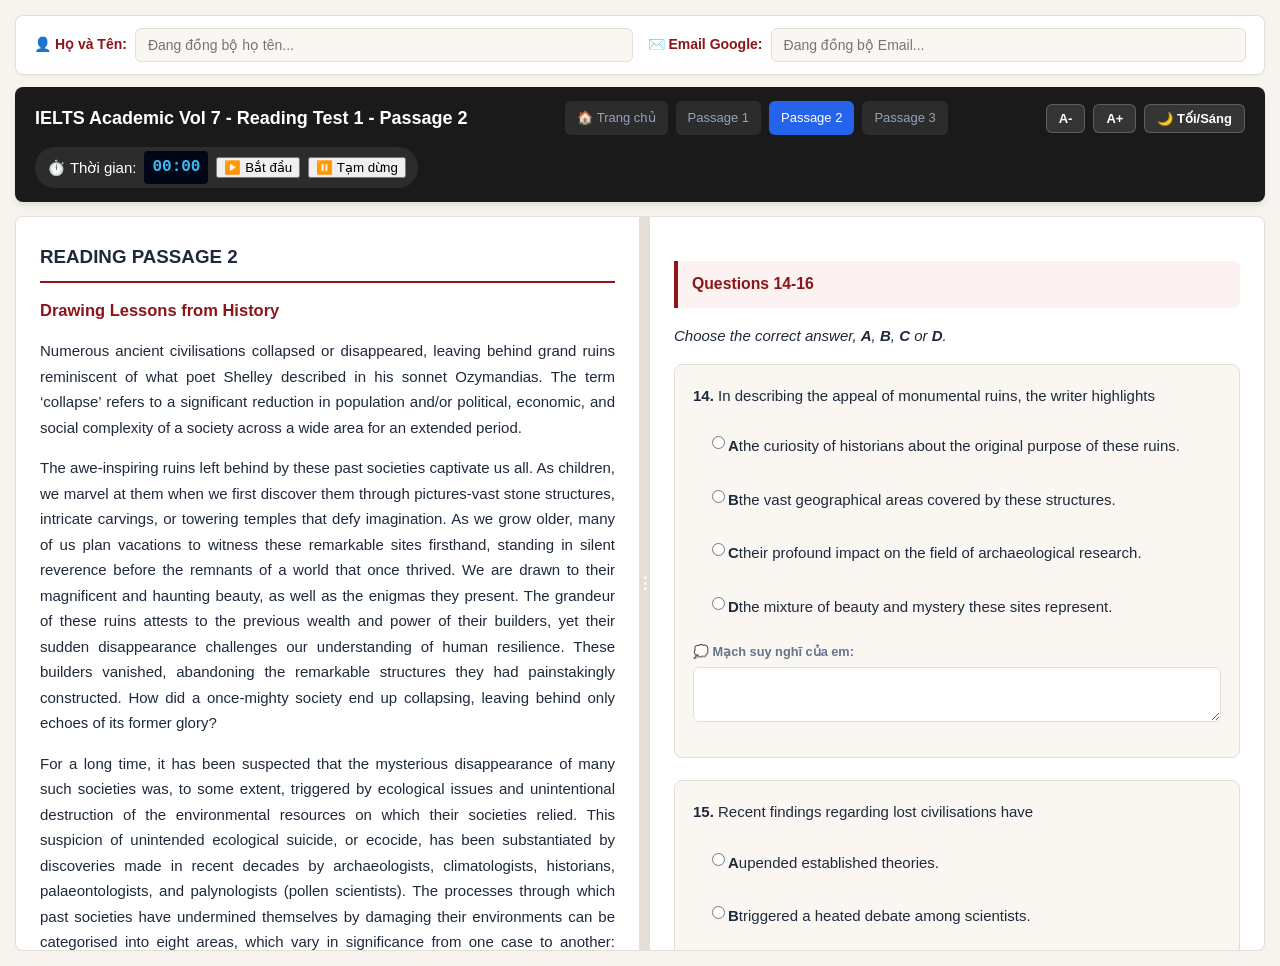
<file: vol7-test1-p2.html>
<!DOCTYPE html>
<html lang="vi">
<head>
  <meta charset="UTF-8">
  <title>IELTS Vol 7 Reading Test 1 - Passage 2: Drawing Lessons from History</title>
  <link rel="stylesheet" href="ielts-core.css">
</head>
<body>
<div id="hlPopup" class="hl-popup"><button id="btnDoHighlight">🖍️ Highlight</button></div>
<div id="removeHlPopup" class="hl-popup"><button id="btnRemoveHighlight">❌ Xóa Highlight</button></div>
<div class="user-info-box">
  <div class="user-info-field">
    <label for="studentNameInput">👤 Họ và Tên:</label>
    <input type="text" id="studentNameInput" placeholder="Đang đồng bộ họ tên...">
  </div>
  <div class="user-info-field">
    <label for="studentEmailInput">✉️ Email Google:</label>
    <input type="email" id="studentEmailInput" placeholder="Đang đồng bộ Email...">
  </div>
</div>

<div class="header-bar">
  <h1>IELTS Academic Vol 7 - Reading Test 1 - Passage 2</h1>
  
  <div class="header-nav">
    <a href="index.html" class="nav-link">🏠 Trang chủ</a>
    <a href="vol7-test1-p1.html" class="nav-link">Passage 1</a>
    <a href="vol7-test1-p2.html" class="nav-link active">Passage 2</a>
    <a href="vol7-test1-p3.html" class="nav-link">Passage 3</a>
  </div>

  <div class="header-controls">
    <button class="btn-header" onclick="changeFontSize(-1)" title="Giảm cỡ chữ">A-</button>
    <button class="btn-header" onclick="changeFontSize(1)" title="Tăng cỡ chữ">A+</button>
    <button class="btn-header" id="btnThemeToggle" onclick="toggleTheme()" title="Đổi chế độ Sáng / Tối">🌙 Tối/Sáng</button>
  </div>

  <div class="timer-container">
    <span>⏱️ Thời gian:</span>
    <span class="timer-display" id="timerDisplay">00:00</span>
    <button class="btn-timer" onclick="startTimer()">▶️ Bắt đầu</button>
    <button class="btn-timer" onclick="pauseTimer()">⏸️ Tạm dừng</button>
  </div>

  <div class="score-badge" id="scoreBadge">Điểm số: <span id="scoreText">0/13</span></div>
</div>

<div id="hlPopup" class="hl-popup"><button id="btnDoHighlight">🖍️ Highlight</button></div>
<div id="removeHlPopup" class="hl-popup"><button id="btnRemoveHighlight">❌ Xóa Highlight</button></div>

<div class="container">
  <div class="passage-box" id="passageBox">
    <h2>READING PASSAGE 2</h2>
    <h3>Drawing Lessons from History</h3>

    <p>Numerous ancient civilisations collapsed or disappeared, leaving behind grand ruins reminiscent of what poet Shelley described in his sonnet Ozymandias. The term ‘collapse’ refers to a significant reduction in population and/or political, economic, and social complexity of a society across a wide area for an extended period.</p>

    <p>The awe-inspiring ruins left behind by these past societies captivate us all. As children, we marvel at them when we first discover them through pictures-vast stone structures, intricate carvings, or towering temples that defy imagination. As we grow older, many of us plan vacations to witness these remarkable sites firsthand, standing in silent reverence before the remnants of a world that once thrived. <span class="hl" id="hl-q14" data-q="[Q14]">We are drawn to their magnificent and haunting <span class="kw">beauty, as well as the enigmas</span> they present</span>. <span class="hl" id="hl-q22" data-q="[Q22]">The grandeur of these ruins attests to the previous wealth and power of their builders, yet their sudden disappearance challenges our understanding of human resilience. These builders vanished, abandoning the remarkable <span class="kw">structures</span> they had painstakingly constructed</span>. How did a once-mighty society end up collapsing, leaving behind only echoes of its former glory?</p>

    <p>For a long time, it has been suspected that the mysterious disappearance of many such societies was, to some extent, triggered by ecological issues and unintentional destruction of the environmental resources on which their societies relied. This suspicion of unintended ecological suicide, or ecocide, has been substantiated by discoveries made in recent decades by <span class="hl" id="hl-q15" data-q="[Q15]"><span class="kw">archaeologists, climatologists, historians, palaeontologists, and palynologists</span></span> (pollen scientists). The processes through which past societies have undermined themselves by damaging their environments can be categorised into eight areas, which vary in significance from one case to another: deforestation and habitat loss, soil degradation, water management challenges, overhunting, overfishing, the impacts of invasive species on native ones, human population growth, and increased human activity.</p>

    <p><span class="hl" id="hl-q16" data-q="[Q16]">Historical collapses generally followed <span class="kw">similar patterns resembling variations on a theme</span></span>. These patterns often include resource depletion, environmental degradation, internal strife, or external pressures, yet the specific combination and intensity of these factors varied across civilisations. <span class="hl" id="hl-q23" data-q="[Q23]">Writers are often tempted to draw analogies between the trajectory of human society and that of an individual’s life, speaking of a society’s birth, growth, peak, old age, and eventual demise. However, this metaphor proves inaccurate for many past societies: they experienced rapid declines after reaching their peak in terms of population and power, and these rapid declines must have come as a surprise and shock to their inhabitants. It is evident that <span class="kw">not all past societies</span> followed this trajectory uniformly</span> to its conclusion: different societies collapsed to varying degrees and in somewhat distinct ways while many societies did not collapse at all. The diversity in collapse mechanisms suggests that while certain systemic vulnerabilities may be universal, their expression is deeply contingent on local conditions, cultural responses, and the interplay of multiple stressors over time.</p>

    <p><span class="hl" id="hl-q18" data-q="[Q18]">Currently, many individuals believe that <span class="kw">environmental problems eclipse other global threats</span></span>. <span class="hl" id="hl-q20" data-q="[Q20]"><span class="hl" id="hl-q24" data-q="[Q24]">These environmental problems encompass the same eight factors that contributed to past societies’ downfalls, <span class="kw">plus four new ones</span>: human-induced climate change, the accumulation of toxic chemicals, energy shortages, and the complete utilisation of the Earth’s photosynthetic capacity</span></span>. However, <span class="hl" id="hl-q19" data-q="[Q19]">the seriousness of these modern environmental dilemmas is <span class="kw">vigorously debated</span> among the scientific community</span>. Are the perceived risks overstated or undervalued? Will contemporary technology resolve our issues, or is it producing new challenges faster than it can remedy old ones? When one resource (such as wood, oil, or ocean fish) is depleted, can we trust that new alternatives (like plastics, wind and solar energy, or farmed fish) will emerge? Isn’t the rate of human population growth slowing down, suggesting we might soon reach a manageable global population?</p>

    <p>Questions like these highlight why the well-known collapses of past civilisations carry more significance than merely being romantic mysteries. There may be practical lessons to be learnt from these historical failures. However, there are also differences between the modern world and its problems, and those ancient societies and their problems. <span class="hl" id="hl-q26" data-q="[Q26]">It would be naive to assume that studying the past will yield <span class="kw">straightforward answers directly applicable</span> to today’s world</span>. We have certain advantages over past societies that reduce our risks, including our powerful technology (i.e. its beneficial effects), globalisation, modern medicine, and enhanced awareness of both past and distant modern societies. At the same time, there are also factors that heighten our risks in comparison to earlier civilisations: again, <span class="hl" id="hl-q25" data-q="[Q25]">our potent technology (i.e. <span class="kw">its unintended destructive effects</span>)</span>, globalisation (where a problem in one area can affect the entire world), the reliance of millions on modern health care for survival, and our vastly larger human population. <span class="hl" id="hl-q21" data-q="[Q21]">Perhaps we can still learn from the past, but only if we <span class="kw">carefully contemplate</span> its lessons</span>.</p>
  </div>

  <div class="resizer" id="dragResizer"></div>

  <div class="question-box">
    <div class="section-title">Questions 14-16</div>
    <p><i>Choose the correct answer, <b>A</b>, <b>B</b>, <b>C</b> or <b>D</b>.</i></p>

    <!-- Q14 -->
    <div class="question" id="q14">
      <p><b>14.</b> In describing the appeal of monumental ruins, the writer highlights</p>
      <div class="options-vertical">
        <label><input type="radio" name="q14" value="A"> <b>A</b> the curiosity of historians about the original purpose of these ruins.</label>
        <label><input type="radio" name="q14" value="B"> <b>B</b> the vast geographical areas covered by these structures.</label>
        <label><input type="radio" name="q14" value="C"> <b>C</b> their profound impact on the field of archaeological research.</label>
        <label><input type="radio" name="q14" value="D"> <b>D</b> the mixture of beauty and mystery these sites represent.</label>
      </div>
      <div class="thought-box"><label>💭 Mạch suy nghĩ của em:</label><textarea id="q14_thought"></textarea></div>
      <div class="result"></div>
      <div class="explanation">
        <div class="exp-step">• <b>Đáp án:</b> <span class="kw-exp">D</span></div>
        <div class="exp-step">• <b>Dấu hiệu:</b> "We are drawn to their magnificent and haunting beauty, as well as the enigmas they present." (beauty and enigmas = beauty and mystery).</div>
        <button class="btn-locate" onclick="highlightText('hl-q14')">📍 Xem vị trí bài đọc</button>
      </div>
    </div>

    <!-- Q15 -->
    <div class="question" id="q15">
      <p><b>15.</b> Recent findings regarding lost civilisations have</p>
      <div class="options-vertical">
        <label><input type="radio" name="q15" value="A"> <b>A</b> upended established theories.</label>
        <label><input type="radio" name="q15" value="B"> <b>B</b> triggered a heated debate among scientists.</label>
        <label><input type="radio" name="q15" value="C"> <b>C</b> emerged from a range of disciplines.</label>
        <label><input type="radio" name="q15" value="D"> <b>D</b> confirmed a major cause of environmental destruction.</label>
      </div>
      <div class="thought-box"><label>💭 Mạch suy nghĩ của em:</label><textarea id="q15_thought"></textarea></div>
      <div class="result"></div>
      <div class="explanation">
        <div class="exp-step">• <b>Đáp án:</b> <span class="kw-exp">C</span></div>
        <div class="exp-step">• <b>Dấu hiệu:</b> "...substantiated by discoveries made in recent decades by archaeologists, climatologists, historians, palaeontologists, and palynologists..." (đến từ nhiều ngành khoa học khác nhau = range of disciplines).</div>
        <button class="btn-locate" onclick="highlightText('hl-q15')">📍 Xem vị trí bài đọc</button>
      </div>
    </div>

    <!-- Q16 -->
    <div class="question" id="q16">
      <p><b>16.</b> In discussing how previous societies fell, the writer mentions that</p>
      <div class="options-vertical">
        <label><input type="radio" name="q16" value="A"> <b>A</b> the pace of collapse showed some resemblance across societies.</label>
        <label><input type="radio" name="q16" value="B"> <b>B</b> the decline of societies was usually a slow and predictable process.</label>
        <label><input type="radio" name="q16" value="C"> <b>C</b> all societies peaked in terms of population and power before collapsing.</label>
        <label><input type="radio" name="q16" value="D"> <b>D</b> ordinary people could occasionally affect the course of events.</label>
      </div>
      <div class="thought-box"><label>💭 Mạch suy nghĩ của em:</label><textarea id="q16_thought"></textarea></div>
      <div class="result"></div>
      <div class="explanation">
        <div class="exp-step">• <b>Đáp án:</b> <span class="kw-exp">A</span></div>
        <div class="exp-step">• <b>Dấu hiệu:</b> "Historical collapses generally followed similar patterns resembling variations on a theme... experienced rapid declines..."</div>
        <button class="btn-locate" onclick="highlightText('hl-q16')">📍 Xem vị trí bài đọc</button>
      </div>
    </div>

    <div class="section-title">Questions 17-21</div>
    <p><i>Do the following statements agree with the claims of the writer in Reading Passage 2? In boxes 17-21, choose:</i></p>
    <ul style="list-style: none; padding-left: 0;">
      <li><b>YES</b> if the statement agrees with the claims of the writer</li>
      <li><b>NO</b> if the statement contradicts the claims of the writer</li>
      <li><b>NOT GIVEN</b> if it is impossible to say what the writer thinks about this</li>
    </ul>

    <!-- Q17 -->
    <div class="question" id="q17">
      <p><b>17.</b> The impressive relics of ancient societies were influenced by Shelley’s sonnet Ozymandias.</p>
      <div class="options">
        <label><input type="radio" name="q17" value="YES"> YES</label>
        <label><input type="radio" name="q17" value="NO"> NO</label>
        <label><input type="radio" name="q17" value="NOT GIVEN"> NOT GIVEN</label>
      </div>
      <div class="thought-box"><label>💭 Mạch suy nghĩ của em:</label><textarea id="q17_thought"></textarea></div>
      <div class="result"></div>
      <div class="explanation">
        <div class="exp-step">• <b>Đáp án:</b> <span class="kw-exp">NO</span></div>
        <div class="exp-step">• <b>Dấu hiệu:</b> Tàn tích cổ đại có trước bài thơ của Shelley hàng ngàn năm, nó chỉ gợi nhớ (reminiscent of) đến bài thơ chứ không thể bị "ảnh hưởng" (influenced) bởi bài thơ.</div>
      </div>
    </div>

    <!-- Q18 -->
    <div class="question" id="q18">
      <p><b>18.</b> There is a widespread belief that environmental issues pose the principal hazard to the contemporary world.</p>
      <div class="options">
        <label><input type="radio" name="q18" value="YES"> YES</label>
        <label><input type="radio" name="q18" value="NO"> NO</label>
        <label><input type="radio" name="q18" value="NOT GIVEN"> NOT GIVEN</label>
      </div>
      <div class="thought-box"><label>💭 Mạch suy nghĩ của em:</label><textarea id="q18_thought"></textarea></div>
      <div class="result"></div>
      <div class="explanation">
        <div class="exp-step">• <b>Đáp án:</b> <span class="kw-exp">YES</span></div>
        <div class="exp-step">• <b>Dấu hiệu:</b> "Currently, many individuals believe that environmental problems eclipse other global threats." (eclipse other global threats = pose principal hazard).</div>
        <button class="btn-locate" onclick="highlightText('hl-q18')">📍 Xem vị trí bài đọc</button>
      </div>
    </div>

    <!-- Q19 -->
    <div class="question" id="q19">
      <p><b>19.</b> Scientists have reached a consensus about how severe the present ecological concerns are.</p>
      <div class="options">
        <label><input type="radio" name="q19" value="YES"> YES</label>
        <label><input type="radio" name="q19" value="NO"> NO</label>
        <label><input type="radio" name="q19" value="NOT GIVEN"> NOT GIVEN</label>
      </div>
      <div class="thought-box"><label>💭 Mạch suy nghĩ của em:</label><textarea id="q19_thought"></textarea></div>
      <div class="result"></div>
      <div class="explanation">
        <div class="exp-step">• <b>Đáp án:</b> <span class="kw-exp">NO</span></div>
        <div class="exp-step">• <b>Dấu hiệu:</b> "...the seriousness of these modern environmental dilemmas is vigorously debated among the scientific community." (Tranh luận gay gắt trái ngược với đạt được đồng thuận - consensus).</div>
        <button class="btn-locate" onclick="highlightText('hl-q19')">📍 Xem vị trí bài đọc</button>
      </div>
    </div>

    <!-- Q20 -->
    <div class="question" id="q20">
      <p><b>20.</b> The presence of poisonous substances in high concentrations is a relatively modern issue.</p>
      <div class="options">
        <label><input type="radio" name="q20" value="YES"> YES</label>
        <label><input type="radio" name="q20" value="NO"> NO</label>
        <label><input type="radio" name="q20" value="NOT GIVEN"> NOT GIVEN</label>
      </div>
      <div class="thought-box"><label>💭 Mạch suy nghĩ của em:</label><textarea id="q20_thought"></textarea></div>
      <div class="result"></div>
      <div class="explanation">
        <div class="exp-step">• <b>Đáp án:</b> <span class="kw-exp">YES</span></div>
        <div class="exp-step">• <b>Dấu hiệu:</b> "These environmental problems encompass the same eight factors... plus four new ones: ...the accumulation of toxic chemicals..." (accumulation of toxic chemicals là 1 trong 4 vấn đề mới của thời hiện đại).</div>
        <button class="btn-locate" onclick="highlightText('hl-q20')">📍 Xem vị trí bài đọc</button>
      </div>
    </div>

    <!-- Q21 -->
    <div class="question" id="q21">
      <p><b>21.</b> We should reflect cautiously when comparing the past with the present.</p>
      <div class="options">
        <label><input type="radio" name="q21" value="YES"> YES</label>
        <label><input type="radio" name="q21" value="NO"> NO</label>
        <label><input type="radio" name="q21" value="NOT GIVEN"> NOT GIVEN</label>
      </div>
      <div class="thought-box"><label>💭 Mạch suy nghĩ của em:</label><textarea id="q21_thought"></textarea></div>
      <div class="result"></div>
      <div class="explanation">
        <div class="exp-step">• <b>Đáp án:</b> <span class="kw-exp">YES</span></div>
        <div class="exp-step">• <b>Dấu hiệu:</b> "It would be naive to assume that studying the past will yield straightforward answers... but only if we carefully contemplate its lessons." (carefully contemplate = reflect cautiously).</div>
        <button class="btn-locate" onclick="highlightText('hl-q21')">📍 Xem vị trí bài đọc</button>
      </div>
    </div>

    <div class="section-title">Questions 22-26</div>
    <p><i>Complete each sentence with the correct ending, <b>A-F</b>, below.</i></p>

    <div style="background: var(--bg-subcard); border: 2px dashed var(--border-color); padding: 14px 18px; border-radius: 8px; margin-bottom: 20px; line-height: 2;">
      <b>A</b> are not applicable to all societies.<br>
      <b>B</b> provides a hopeful perspective.<br>
      <b>C</b> is embodied in physical structures.<br>
      <b>D</b> is potentially both positive and negative.<br>
      <b>E</b> will not address current issues directly.<br>
      <b>F</b> have increased compared to the past.
    </div>

    <!-- Q22 -->
    <div class="question" id="q22">
      <p><b>22.</b> Evidence of remarkable achievements of certain past civilisations</p>
      <div class="options">
        <label><input type="radio" name="q22" value="A"> A</label>
        <label><input type="radio" name="q22" value="B"> B</label>
        <label><input type="radio" name="q22" value="C"> C</label>
        <label><input type="radio" name="q22" value="D"> D</label>
        <label><input type="radio" name="q22" value="E"> E</label>
        <label><input type="radio" name="q22" value="F"> F</label>
      </div>
      <div class="thought-box"><label>💭 Mạch suy nghĩ của em:</label><textarea id="q22_thought"></textarea></div>
      <div class="result"></div>
      <div class="explanation">
        <div class="exp-step">• <b>Đáp án:</b> <span class="kw-exp">C</span> (is embodied in physical structures)</div>
        <div class="exp-step">• <b>Dấu hiệu:</b> "...abandoning the remarkable structures they had painstakingly constructed..."</div>
        <button class="btn-locate" onclick="highlightText('hl-q22')">📍 Xem vị trí bài đọc</button>
      </div>
    </div>

    <!-- Q23 -->
    <div class="question" id="q23">
      <p><b>23.</b> Analogies between the development of an individual and that of a society</p>
      <div class="options">
        <label><input type="radio" name="q23" value="A"> A</label>
        <label><input type="radio" name="q23" value="B"> B</label>
        <label><input type="radio" name="q23" value="C"> C</label>
        <label><input type="radio" name="q23" value="D"> D</label>
        <label><input type="radio" name="q23" value="E"> E</label>
        <label><input type="radio" name="q23" value="F"> F</label>
      </div>
      <div class="thought-box"><label>💭 Mạch suy nghĩ của em:</label><textarea id="q23_thought"></textarea></div>
      <div class="result"></div>
      <div class="explanation">
        <div class="exp-step">• <b>Đáp án:</b> <span class="kw-exp">A</span> (are not applicable to all societies)</div>
        <div class="exp-step">• <b>Dấu hiệu:</b> "However, this metaphor proves inaccurate for many past societies... not all past societies followed this trajectory..."</div>
        <button class="btn-locate" onclick="highlightText('hl-q23')">📍 Xem vị trí bài đọc</button>
      </div>
    </div>

    <!-- Q24 -->
    <div class="question" id="q24">
      <p><b>24.</b> The environmental challenges that societies encounter</p>
      <div class="options">
        <label><input type="radio" name="q24" value="A"> A</label>
        <label><input type="radio" name="q24" value="B"> B</label>
        <label><input type="radio" name="q24" value="C"> C</label>
        <label><input type="radio" name="q24" value="D"> D</label>
        <label><input type="radio" name="q24" value="E"> E</label>
        <label><input type="radio" name="q24" value="F"> F</label>
      </div>
      <div class="thought-box"><label>💭 Mạch suy nghĩ của em:</label><textarea id="q24_thought"></textarea></div>
      <div class="result"></div>
      <div class="explanation">
        <div class="exp-step">• <b>Đáp án:</b> <span class="kw-exp">F</span> (have increased compared to the past)</div>
        <div class="exp-step">• <b>Dấu hiệu:</b> "...same eight factors that contributed to past societies’ downfalls, plus four new ones..." (8 yếu tố cũ cộng thêm 4 yếu tố mới = tăng lên so với quá khứ).</div>
        <button class="btn-locate" onclick="highlightText('hl-q24')">📍 Xem vị trí bài đọc</button>
      </div>
    </div>

    <!-- Q25 -->
    <div class="question" id="q25">
      <p><b>25.</b> In modern society, powerful technology</p>
      <div class="options">
        <label><input type="radio" name="q25" value="A"> A</label>
        <label><input type="radio" name="q25" value="B"> B</label>
        <label><input type="radio" name="q25" value="C"> C</label>
        <label><input type="radio" name="q25" value="D"> D</label>
        <label><input type="radio" name="q25" value="E"> E</label>
        <label><input type="radio" name="q25" value="F"> F</label>
      </div>
      <div class="thought-box"><label>💭 Mạch suy nghĩ của em:</label><textarea id="q25_thought"></textarea></div>
      <div class="result"></div>
      <div class="explanation">
        <div class="exp-step">• <b>Đáp án:</b> <span class="kw-exp">D</span> (is potentially both positive and negative)</div>
        <div class="exp-step">• <b>Dấu hiệu:</b> "...our powerful technology (i.e. its beneficial effects)... our potent technology (i.e. its unintended destructive effects)..."</div>
        <button class="btn-locate" onclick="highlightText('hl-q25')">📍 Xem vị trí bài đọc</button>
      </div>
    </div>

    <!-- Q26 -->
    <div class="question" id="q26">
      <p><b>26.</b> Reflections on ancient events and tendencies</p>
      <div class="options">
        <label><input type="radio" name="q26" value="A"> A</label>
        <label><input type="radio" name="q26" value="B"> B</label>
        <label><input type="radio" name="q26" value="C"> C</label>
        <label><input type="radio" name="q26" value="D"> D</label>
        <label><input type="radio" name="q26" value="E"> E</label>
        <label><input type="radio" name="q26" value="F"> F</label>
      </div>
      <div class="thought-box"><label>💭 Mạch suy nghĩ của em:</label><textarea id="q26_thought"></textarea></div>
      <div class="result"></div>
      <div class="explanation">
        <div class="exp-step">• <b>Đáp án:</b> <span class="kw-exp">E</span> (will not address current issues directly)</div>
        <div class="exp-step">• <b>Dấu hiệu:</b> "It would be naive to assume that studying the past will yield straightforward answers directly applicable to today’s world."</div>
        <button class="btn-locate" onclick="highlightText('hl-q26')">📍 Xem vị trí bài đọc</button>
      </div>
    </div>

    <button class="btn-submit" onclick="checkAnswers()">CHẤM BÀI VÀ NỘP KẾT QUẢ</button>
  </div>
</div>

<script>
  window.TEST_DATA = {
    title: "Vol 7 Reading Test 1 - Passage 2",
    answers: {
      q14: "D",
      q15: "C",
      q16: "A",
      q17: "NO",
      q18: "YES",
      q19: "NO",
      q20: "YES",
      q21: "YES",
      q22: "C",
      q23: "A",
      q24: "F",
      q25: "D",
      q26: "E"
    }
  };
</script>
<script src="ielts-core.js"></script>
</body>
</html>
</file>
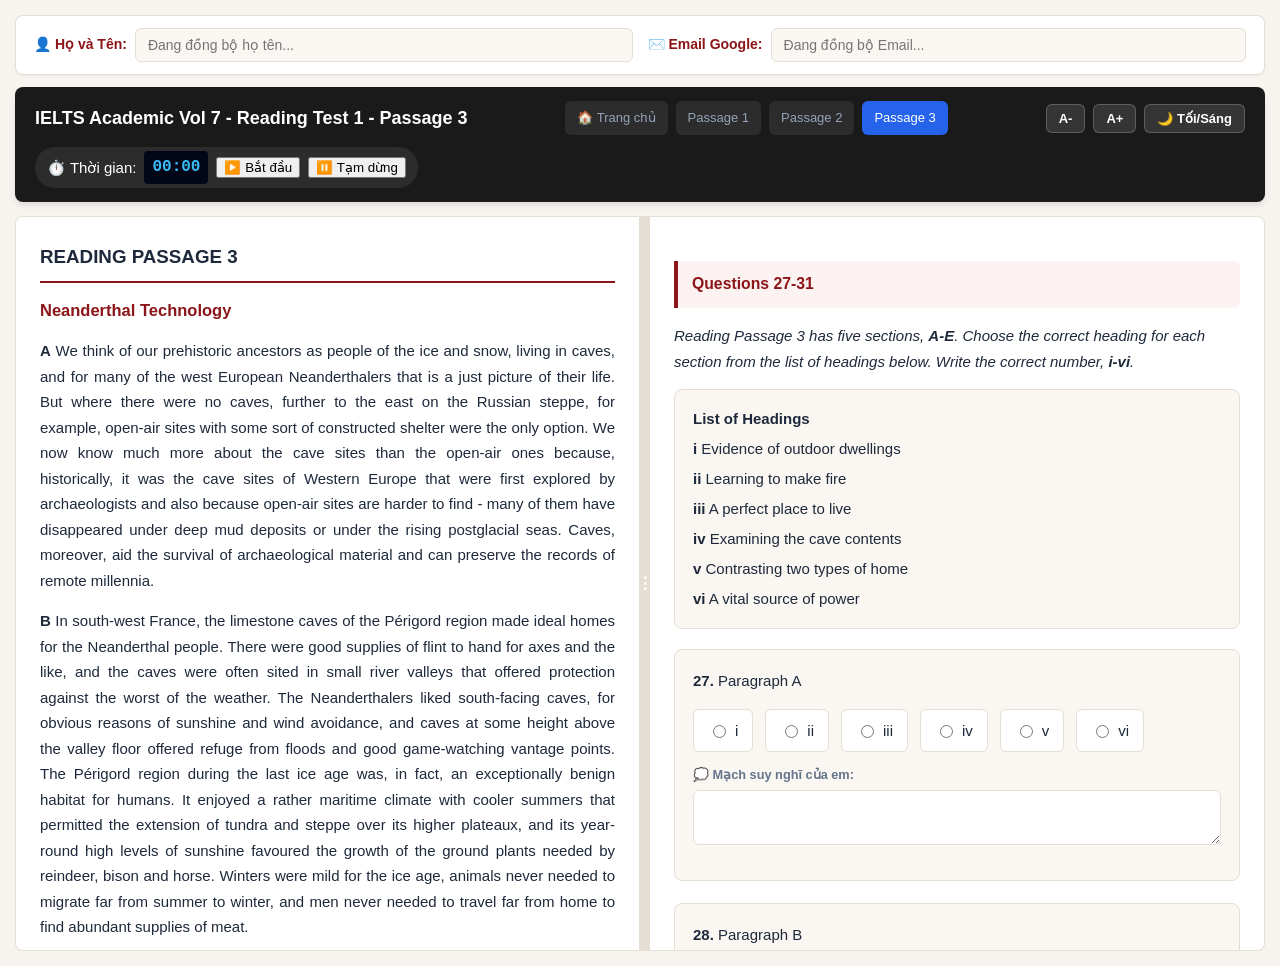
<file: vol7-test1-p3.html>
<!DOCTYPE html>
<html lang="vi">
<head>
  <meta charset="UTF-8">
  <title>IELTS Vol 7 Reading Test 1 - Passage 3: Neanderthal Technology</title>
  <link rel="stylesheet" href="ielts-core.css">
</head>
<body>
<div id="hlPopup" class="hl-popup"><button id="btnDoHighlight">🖍️ Highlight</button></div>
<div id="removeHlPopup" class="hl-popup"><button id="btnRemoveHighlight">❌ Xóa Highlight</button></div>
<div class="user-info-box">
  <div class="user-info-field">
    <label for="studentNameInput">👤 Họ và Tên:</label>
    <input type="text" id="studentNameInput" placeholder="Đang đồng bộ họ tên...">
  </div>
  <div class="user-info-field">
    <label for="studentEmailInput">✉️ Email Google:</label>
    <input type="email" id="studentEmailInput" placeholder="Đang đồng bộ Email...">
  </div>
</div>

<div class="header-bar">
  <h1>IELTS Academic Vol 7 - Reading Test 1 - Passage 3</h1>
  
  <div class="header-nav">
    <a href="index.html" class="nav-link">🏠 Trang chủ</a>
    <a href="vol7-test1-p1.html" class="nav-link">Passage 1</a>
    <a href="vol7-test1-p2.html" class="nav-link">Passage 2</a>
    <a href="vol7-test1-p3.html" class="nav-link active">Passage 3</a>
  </div>

  <div class="header-controls">
    <button class="btn-header" onclick="changeFontSize(-1)" title="Giảm cỡ chữ">A-</button>
    <button class="btn-header" onclick="changeFontSize(1)" title="Tăng cỡ chữ">A+</button>
    <button class="btn-header" id="btnThemeToggle" onclick="toggleTheme()" title="Đổi chế độ Sáng / Tối">🌙 Tối/Sáng</button>
  </div>

  <div class="timer-container">
    <span>⏱️ Thời gian:</span>
    <span class="timer-display" id="timerDisplay">00:00</span>
    <button class="btn-timer" onclick="startTimer()">▶️ Bắt đầu</button>
    <button class="btn-timer" onclick="pauseTimer()">⏸️ Tạm dừng</button>
  </div>

  <div class="score-badge" id="scoreBadge">Điểm số: <span id="scoreText">0/14</span></div>
</div>

<div id="hlPopup" class="hl-popup"><button id="btnDoHighlight">🖍️ Highlight</button></div>
<div id="removeHlPopup" class="hl-popup"><button id="btnRemoveHighlight">❌ Xóa Highlight</button></div>

<div class="container">
  <div class="passage-box" id="passageBox">
    <h2>READING PASSAGE 3</h2>
    <h3>Neanderthal Technology</h3>

    <p><b>A</b> <span class="hl" id="hl-q27" data-q="[Q27]">We think of our prehistoric ancestors as people of the ice and snow, living in caves, and for many of the west European Neanderthalers that is a just picture of their life. But where there were no caves, further to the east on the Russian steppe, for example, open-air sites with some sort of constructed shelter were the only option</span>. We now know much more about the cave sites than the open-air ones because, historically, it was the cave sites of Western Europe that were first explored by archaeologists and also because open-air sites are harder to find - many of them have disappeared under deep mud deposits or under the rising postglacial seas. Caves, moreover, aid the survival of archaeological material and can preserve the records of remote millennia.</p>

    <p><b>B</b> <span class="hl" id="hl-q28" data-q="[Q28]">In south-west France, the limestone caves of the Périgord region made ideal homes for the Neanderthal people. There were good supplies of flint to hand for axes and the like, and the caves were often sited in small river valleys that offered protection against the worst of the weather</span>. The Neanderthalers liked south-facing caves, for obvious reasons of sunshine and wind avoidance, and caves at some height above the valley floor offered refuge from floods and good game-watching vantage points. The Périgord region during the last ice age was, in fact, an exceptionally benign habitat for humans. It enjoyed a rather maritime climate with cooler summers that permitted the extension of tundra and steppe over its higher plateaux, and its year-round high levels of sunshine favoured the growth of the ground plants needed by reindeer, bison and horse. Winters were mild for the ice age, animals never needed to migrate far from summer to winter, and men never needed to travel far from home to find abundant supplies of meat.</p>

    <p><b>C</b> <span class="hl" id="hl-q29" data-q="[Q29]">In Central and Eastern Europe, where caves were unavailable, such open-air sites as have been discovered were mostly located near water - both because this was a good area to be for people and animals, and also because the sedimentation potential of lakes and stream courses has aided archaeological preservation</span> - whereas erosion has presumably blown away sites which were out in the open. Some of the open-air sites in Germany, Central Europe and Russia have provided valuable information about Neanderthal man and his way of life. <span class="hl" id="hl-q35" data-q="[Q35]">From <span class="kw">Moldova</span>, for example, comes evidence that has been interpreted as the remains of wind-break structures, or even a large tent: a ring up to about 8 x 5m in size, of mainly mammoth bones</span> enclosing a dense concentration of stone tools, animal bones and ash.</p>

    <p><b>D</b> From the west European caves more evidence of built structures is available, and some of it goes back a long way in time. <span class="hl" id="hl-q30" data-q="[Q30]">In the Grotte du Lazaret, near Nice, at a date during the last ice age but one, claims for some sort of skin tent within the cave have been advanced, on the basis of arrangements of large stones out from the cave wall that might have supported timber struts for a covering of skins up to the rock face above. At Lazaret, what might be openings in the hypothesised tents seem to point away from the cave mouth, and <span class="hl" id="hl-q36" data-q="[Q36]">finds of wolf and fox foot bones, without the rest of the skeletons, inside these ‘tents’ have been thought to indicate the use of <span class="kw">animal pelts</span> as bed coverings</span>. The two patches of ash at Lazaret that mark ancient fires, with stone tools around them evidently made and used on the spot, <span class="hl" id="hl-q34" data-q="[Q34]">are edged with small <span class="kw">marine mollusc shells</span></span>, prompting the excavator to suggest that seaweed had been used as bedding around the fires</span>. <span class="hl" id="hl-q33" data-q="[Q33]">The cave of <span class="kw">Baume-Bonne</span> in the Basses-Alpes region of France, another early site, contains ten square metres of cobbles brought up from the local river and laid down, as though to take care of a puddle area in the cave</span>, with the smoothest and roundest surfaces of the stones uppermost, and there are other similar cases.</p>

    <p><b>E</b> <span class="hl" id="hl-q31" data-q="[Q31]">The ash encountered in concentrations at some sites testifies to the Neanderthal people’s use of fire: not surprising, since use of fire was, by Neanderthal times, an already ancient accomplishment of evolving humanity, and <span class="hl" id="hl-q37" data-q="[Q37]">survival in the <span class="kw">sub-arctic</span> conditions faced by the Neanderthalers is inconceivable without control of fire</span>. <span class="hl" id="hl-q39" data-q="[Q39]">Fire gave warmth, light, heat for cooking and defence against <span class="kw">predatory animals</span></span></span>. <span class="hl" id="hl-q32" data-q="[Q32]">A charred piece of birch from <span class="kw">Krapina</span> in Croatia, is thought to be the remains of a fire-making twirl stick</span>. But Neanderthal hearths, in the sense of specially constructed places for fire, are fewer and harder to identify with certainty than the mere ash piles that are a regular feature of their sites. They seem often to have just lit a small fire (40-50cm across) on the existing ground surface of the cave, without preparation. <span class="hl" id="hl-q38" data-q="[Q38]">Judging from the shallow penetration of heat effects under the ash, this fire was only of a <span class="kw">short</span> duration</span>. Sometimes the fires were larger in size, up to one metre across, and quite irregular in shape. It is not always easy to decide how much additional structure some fires possessed: claims of stone circles to contain the fire run up against the fact that stones tend to litter the cave floors everywhere and those around a fire can quite accidentally look as though they were arranged in a circle.</p>
  </div>

  <div class="resizer" id="dragResizer"></div>

  <div class="question-box">
    <div class="section-title">Questions 27-31</div>
    <p><i>Reading Passage 3 has five sections, <b>A-E</b>. Choose the correct heading for each section from the list of headings below. Write the correct number, <b>i-vi</b>.</i></p>

    <div style="background: var(--bg-subcard); border: 1.5px solid var(--border-color); padding: 14px 18px; border-radius: 8px; margin-bottom: 20px; line-height: 2;">
      <b>List of Headings</b><br>
      <b>i</b> Evidence of outdoor dwellings<br>
      <b>ii</b> Learning to make fire<br>
      <b>iii</b> A perfect place to live<br>
      <b>iv</b> Examining the cave contents<br>
      <b>v</b> Contrasting two types of home<br>
      <b>vi</b> A vital source of power
    </div>

    <!-- Q27 -->
    <div class="question" id="q27">
      <p><b>27.</b> Paragraph A</p>
      <div class="options">
        <label><input type="radio" name="q27" value="i"> i</label>
        <label><input type="radio" name="q27" value="ii"> ii</label>
        <label><input type="radio" name="q27" value="iii"> iii</label>
        <label><input type="radio" name="q27" value="iv"> iv</label>
        <label><input type="radio" name="q27" value="v"> v</label>
        <label><input type="radio" name="q27" value="vi"> vi</label>
      </div>
      <div class="thought-box"><label>💭 Mạch suy nghĩ của em:</label><textarea id="q27_thought"></textarea></div>
      <div class="result"></div>
      <div class="explanation">
        <div class="exp-step">• <b>Đáp án:</b> <span class="kw-exp">v</span> (Contrasting two types of home)</div>
        <div class="exp-step">• <b>Dấu hiệu:</b> Đoạn A so sánh giữa sống trong hang động (caves) và nơi dựng lều ngoài trời (open-air sites).</div>
        <button class="btn-locate" onclick="highlightText('hl-q27')">📍 Xem vị trí bài đọc</button>
      </div>
    </div>

    <!-- Q28 -->
    <div class="question" id="q28">
      <p><b>28.</b> Paragraph B</p>
      <div class="options">
        <label><input type="radio" name="q28" value="i"> i</label>
        <label><input type="radio" name="q28" value="ii"> ii</label>
        <label><input type="radio" name="q28" value="iii"> iii</label>
        <label><input type="radio" name="q28" value="iv"> iv</label>
        <label><input type="radio" name="q28" value="v"> v</label>
        <label><input type="radio" name="q28" value="vi"> vi</label>
      </div>
      <div class="thought-box"><label>💭 Mạch suy nghĩ của em:</label><textarea id="q28_thought"></textarea></div>
      <div class="result"></div>
      <div class="explanation">
        <div class="exp-step">• <b>Đáp án:</b> <span class="kw-exp">iii</span> (A perfect place to live)</div>
        <div class="exp-step">• <b>Dấu hiệu:</b> "...limestone caves of the Périgord region made ideal homes... exceptionally benign habitat... abundant supplies of meat."</div>
        <button class="btn-locate" onclick="highlightText('hl-q28')">📍 Xem vị trí bài đọc</button>
      </div>
    </div>

    <!-- Q29 -->
    <div class="question" id="q29">
      <p><b>29.</b> Paragraph C</p>
      <div class="options">
        <label><input type="radio" name="q29" value="i"> i</label>
        <label><input type="radio" name="q29" value="ii"> ii</label>
        <label><input type="radio" name="q29" value="iii"> iii</label>
        <label><input type="radio" name="q29" value="iv"> iv</label>
        <label><input type="radio" name="q29" value="v"> v</label>
        <label><input type="radio" name="q29" value="vi"> vi</label>
      </div>
      <div class="thought-box"><label>💭 Mạch suy nghĩ của em:</label><textarea id="q29_thought"></textarea></div>
      <div class="result"></div>
      <div class="explanation">
        <div class="exp-step">• <b>Đáp án:</b> <span class="kw-exp">i</span> (Evidence of outdoor dwellings)</div>
        <div class="exp-step">• <b>Dấu hiệu:</b> Miêu tả các di chỉ ngoài trời (open-air sites), dấu vết dựng lều chắn gió (wind-break structures / large tent) ở Moldova.</div>
        <button class="btn-locate" onclick="highlightText('hl-q29')">📍 Xem vị trí bài đọc</button>
      </div>
    </div>

    <!-- Q30 -->
    <div class="question" id="q30">
      <p><b>30.</b> Paragraph D</p>
      <div class="options">
        <label><input type="radio" name="q30" value="i"> i</label>
        <label><input type="radio" name="q30" value="ii"> ii</label>
        <label><input type="radio" name="q30" value="iii"> iii</label>
        <label><input type="radio" name="q30" value="iv"> iv</label>
        <label><input type="radio" name="q30" value="v"> v</label>
        <label><input type="radio" name="q30" value="vi"> vi</label>
      </div>
      <div class="thought-box"><label>💭 Mạch suy nghĩ của em:</label><textarea id="q30_thought"></textarea></div>
      <div class="result"></div>
      <div class="explanation">
        <div class="exp-step">• <b>Đáp án:</b> <span class="kw-exp">iv</span> (Examining the cave contents)</div>
        <div class="exp-step">• <b>Dấu hiệu:</b> Khảo sát tỉ mỉ những thứ bên trong hang động Lazaret và Baume-Bonne (xương chân sói/cáo, tro lửa, vỏ ốc sò, đá cuội lát sàn).</div>
        <button class="btn-locate" onclick="highlightText('hl-q30')">📍 Xem vị trí bài đọc</button>
      </div>
    </div>

    <!-- Q31 -->
    <div class="question" id="q31">
      <p><b>31.</b> Paragraph E</p>
      <div class="options">
        <label><input type="radio" name="q31" value="i"> i</label>
        <label><input type="radio" name="q31" value="ii"> ii</label>
        <label><input type="radio" name="q31" value="iii"> iii</label>
        <label><input type="radio" name="q31" value="iv"> iv</label>
        <label><input type="radio" name="q31" value="v"> v</label>
        <label><input type="radio" name="q31" value="vi"> vi</label>
      </div>
      <div class="thought-box"><label>💭 Mạch suy nghĩ của em:</label><textarea id="q31_thought"></textarea></div>
      <div class="result"></div>
      <div class="explanation">
        <div class="exp-step">• <b>Đáp án:</b> <span class="kw-exp">vi</span> (A vital source of power)</div>
        <div class="exp-step">• <b>Dấu hiệu:</b> "...survival in the sub-arctic conditions... is inconceivable without control of fire. Fire gave warmth, light, heat for cooking and defence..."</div>
        <button class="btn-locate" onclick="highlightText('hl-q31')">📍 Xem vị trí bài đọc</button>
      </div>
    </div>

    <div class="section-title">Questions 32-36</div>
    <p><i>Look at the following findings (Questions 32-36) and the list of places below. Match each finding with the correct place, <b>A-E</b>. (NB You may use any letter more than once).</i></p>

    <div style="background: var(--bg-subcard); border: 2px dashed var(--border-color); padding: 14px 18px; border-radius: 8px; margin-bottom: 20px; line-height: 2;">
      <b>List of Places</b><br>
      <b>A</b> The Périgord region<br>
      <b>B</b> Moldova<br>
      <b>C</b> The Grotte du Lazaret<br>
      <b>D</b> The cave of Baume-Bonne<br>
      <b>E</b> Krapina
    </div>

    <!-- Q32 -->
    <div class="question" id="q32">
      <p><b>32.</b> a burnt piece of wood</p>
      <div class="options">
        <label><input type="radio" name="q32" value="A"> A</label>
        <label><input type="radio" name="q32" value="B"> B</label>
        <label><input type="radio" name="q32" value="C"> C</label>
        <label><input type="radio" name="q32" value="D"> D</label>
        <label><input type="radio" name="q32" value="E"> E</label>
      </div>
      <div class="thought-box"><label>💭 Mạch suy nghĩ của em:</label><textarea id="q32_thought"></textarea></div>
      <div class="result"></div>
      <div class="explanation">
        <div class="exp-step">• <b>Đáp án:</b> <span class="kw-exp">E</span> (Krapina)</div>
        <div class="exp-step">• <b>Dấu hiệu:</b> "A charred piece of birch from Krapina in Croatia..." (charred piece of birch = burnt piece of wood).</div>
        <button class="btn-locate" onclick="highlightText('hl-q32')">📍 Xem vị trí bài đọc</button>
      </div>
    </div>

    <!-- Q33 -->
    <div class="question" id="q33">
      <p><b>33.</b> evidence of efforts to prevent pools of water forming</p>
      <div class="options">
        <label><input type="radio" name="q33" value="A"> A</label>
        <label><input type="radio" name="q33" value="B"> B</label>
        <label><input type="radio" name="q33" value="C"> C</label>
        <label><input type="radio" name="q33" value="D"> D</label>
        <label><input type="radio" name="q33" value="E"> E</label>
      </div>
      <div class="thought-box"><label>💭 Mạch suy nghĩ của em:</label><textarea id="q33_thought"></textarea></div>
      <div class="result"></div>
      <div class="explanation">
        <div class="exp-step">• <b>Đáp án:</b> <span class="kw-exp">D</span> (The cave of Baume-Bonne)</div>
        <div class="exp-step">• <b>Dấu hiệu:</b> "The cave of Baume-Bonne... contains ten square metres of cobbles... to take care of a puddle area in the cave..." (puddle = pool of water).</div>
        <button class="btn-locate" onclick="highlightText('hl-q33')">📍 Xem vị trí bài đọc</button>
      </div>
    </div>

    <!-- Q34 -->
    <div class="question" id="q34">
      <p><b>34.</b> the remains of sea creatures</p>
      <div class="options">
        <label><input type="radio" name="q34" value="A"> A</label>
        <label><input type="radio" name="q34" value="B"> B</label>
        <label><input type="radio" name="q34" value="C"> C</label>
        <label><input type="radio" name="q34" value="D"> D</label>
        <label><input type="radio" name="q34" value="E"> E</label>
      </div>
      <div class="thought-box"><label>💭 Mạch suy nghĩ của em:</label><textarea id="q34_thought"></textarea></div>
      <div class="result"></div>
      <div class="explanation">
        <div class="exp-step">• <b>Đáp án:</b> <span class="kw-exp">C</span> (The Grotte du Lazaret)</div>
        <div class="exp-step">• <b>Dấu hiệu:</b> "The two patches of ash at Lazaret... are edged with small marine mollusc shells..." (marine mollusc shells = sea creatures).</div>
        <button class="btn-locate" onclick="highlightText('hl-q34')">📍 Xem vị trí bài đọc</button>
      </div>
    </div>

    <!-- Q35 -->
    <div class="question" id="q35">
      <p><b>35.</b> a circular arrangement of animal bones</p>
      <div class="options">
        <label><input type="radio" name="q35" value="A"> A</label>
        <label><input type="radio" name="q35" value="B"> B</label>
        <label><input type="radio" name="q35" value="C"> C</label>
        <label><input type="radio" name="q35" value="D"> D</label>
        <label><input type="radio" name="q35" value="E"> E</label>
      </div>
      <div class="thought-box"><label>💭 Mạch suy nghĩ của em:</label><textarea id="q35_thought"></textarea></div>
      <div class="result"></div>
      <div class="explanation">
        <div class="exp-step">• <b>Đáp án:</b> <span class="kw-exp">B</span> (Moldova)</div>
        <div class="exp-step">• <b>Dấu hiệu:</b> "From Moldova... a ring up to about 8 x 5m in size, of mainly mammoth bones..." (a ring = circular arrangement).</div>
        <button class="btn-locate" onclick="highlightText('hl-q35')">📍 Xem vị trí bài đọc</button>
      </div>
    </div>

    <!-- Q36 -->
    <div class="question" id="q36">
      <p><b>36.</b> evidence suggesting the use of animal fur for warmth</p>
      <div class="options">
        <label><input type="radio" name="q36" value="A"> A</label>
        <label><input type="radio" name="q36" value="B"> B</label>
        <label><input type="radio" name="q36" value="C"> C</label>
        <label><input type="radio" name="q36" value="D"> D</label>
        <label><input type="radio" name="q36" value="E"> E</label>
      </div>
      <div class="thought-box"><label>💭 Mạch suy nghĩ của em:</label><textarea id="q36_thought"></textarea></div>
      <div class="result"></div>
      <div class="explanation">
        <div class="exp-step">• <b>Đáp án:</b> <span class="kw-exp">C</span> (The Grotte du Lazaret)</div>
        <div class="exp-step">• <b>Dấu hiệu:</b> "At Lazaret... finds of wolf and fox foot bones... indicate the use of animal pelts as bed coverings." (animal pelts = animal fur for warmth).</div>
        <button class="btn-locate" onclick="highlightText('hl-q36')">📍 Xem vị trí bài đọc</button>
      </div>
    </div>

    <div class="section-title">Questions 37-39</div>
    <p><i>Complete the summary below. Write <b>NO MORE THAN TWO WORDS</b> from the passage for each answer.</i></p>

    <div style="background: var(--bg-subcard); border: 1.5px solid var(--border-color); padding: 18px; border-radius: 8px; margin-bottom: 25px; line-height: 2.2;">
      <h3 style="margin-top: 0;">The use of fire</h3>
      Neanderthalers could not have survived without fire because the conditions they lived in were 
      <span class="question" id="q37" style="display: inline; background: transparent; border: none; padding: 0;">
        <b>37.</b> <input type="text" id="q37_input" class="fill-input">
        <span class="thought-box" style="display: block;"><label>💭 Mạch suy nghĩ của em:</label><textarea id="q37_thought"></textarea></span>
        <span class="result" style="display: block;"></span>
        <span class="explanation">
          <span class="exp-step">• <b>Đáp án:</b> <span class="kw-exp">sub-arctic</span> (hoặc <span class="kw-exp">subarctic</span>)</span>
          <span class="exp-step">• <b>Dấu hiệu:</b> "...survival in the sub-arctic conditions faced by the Neanderthalers is inconceivable without control of fire."</span>
          <button class="btn-locate" onclick="highlightText('hl-q37')">📍 Xem vị trí bài đọc</button>
        </span>
      </span>. 
      Most evidence of purpose-built fires takes the form of ash piles, features of which suggest that the fires lasted a 
      <span class="question" id="q38" style="display: inline; background: transparent; border: none; padding: 0;">
        <b>38.</b> <input type="text" id="q38_input" class="fill-input">
        <span class="thought-box" style="display: block;"><label>💭 Mạch suy nghĩ của em:</label><textarea id="q38_thought"></textarea></span>
        <span class="result" style="display: block;"></span>
        <span class="explanation">
          <span class="exp-step">• <b>Đáp án:</b> <span class="kw-exp">short</span></span>
          <span class="exp-step">• <b>Dấu hiệu:</b> "...this fire was only of a short duration." (short duration = a short time).</span>
          <button class="btn-locate" onclick="highlightText('hl-q38')">📍 Xem vị trí bài đọc</button>
        </span>
      </span> time. 
      It is hard to be certain about the size and structure of the fires, though they were certainly needed to protect the occupants from dangerous 
      <span class="question" id="q39" style="display: inline; background: transparent; border: none; padding: 0;">
        <b>39.</b> <input type="text" id="q39_input" class="fill-input">
        <span class="thought-box" style="display: block;"><label>💭 Mạch suy nghĩ của em:</label><textarea id="q39_thought"></textarea></span>
        <span class="result" style="display: block;"></span>
        <span class="explanation">
          <span class="exp-step">• <b>Đáp án:</b> <span class="kw-exp">predatory animals</span> (hoặc <span class="kw-exp">animals</span>)</span>
          <span class="exp-step">• <b>Dấu hiệu:</b> "Fire gave warmth, light, heat for cooking and defence against predatory animals."</span>
          <button class="btn-locate" onclick="highlightText('hl-q39')">📍 Xem vị trí bài đọc</button>
        </span>
      </span>, among other things.
    </div>

    <div class="section-title">Question 40</div>
    <p><i>Choose the correct answer, <b>A</b>, <b>B</b>, <b>C</b> or <b>D</b>.</i></p>

    <!-- Q40 -->
    <div class="question" id="q40">
      <p><b>40.</b> The purpose of the writer of this article is to</p>
      <div class="options-vertical">
        <label><input type="radio" name="q40" value="A"> <b>A</b> argue that Neanderthal homes were bigger than originally thought.</label>
        <label><input type="radio" name="q40" value="B"> <b>B</b> explain why Neanderthal people migrated to Western Europe.</label>
        <label><input type="radio" name="q40" value="C"> <b>C</b> discuss what is known about Neanderthal settlements.</label>
        <label><input type="radio" name="q40" value="D"> <b>D</b> track the progress of early Neanderthal development.</label>
      </div>
      <div class="thought-box"><label>💭 Mạch suy nghĩ của em:</label><textarea id="q40_thought"></textarea></div>
      <div class="result"></div>
      <div class="explanation">
        <div class="exp-step">• <b>Đáp án:</b> <span class="kw-exp">C</span> (discuss what is known about Neanderthal settlements)</div>
        <div class="exp-step">• <b>Dấu hiệu:</b> Xuyên suốt bài viết là sự khảo sát về nơi cư trú, chỗ dựng lều, hang động và đời sống định cư của người Neanderthal.</div>
      </div>
    </div>

    <button class="btn-submit" onclick="checkAnswers()">CHẤM BÀI VÀ NỘP KẾT QUẢ</button>
  </div>
</div>

<script>
  window.TEST_DATA = {
    title: "Vol 7 Reading Test 1 - Passage 3",
    answers: {
      q27: "v",
      q28: "iii",
      q29: "i",
      q30: "iv",
      q31: "vi",
      q32: "E",
      q33: "D",
      q34: "C",
      q35: "B",
      q36: "C",
      q37: ["sub-arctic", "subarctic"],
      q38: "short",
      q39: ["predatory animals", "animals"],
      q40: "C"
    }
  };
</script>
<script src="ielts-core.js"></script>
</body>
</html>
</file>
<file: ielts-core.css>
/* ==========================================================================
   IELTS PRACTICE TEST CORE STYLESHEET (UNIFIED: READING + LISTENING)
   - READING: Giữ nguyên 100% gốc (2 cột từ đầu, cỡ chữ 15px, đầy đủ tool highlight)
   - LISTENING (.listening-test): Chữ to 1.5x (~22px), full-width lúc làm bài,
     chia 2 cột khi nộp bài, Audio Sync, Resizer ◄►, Bottom Bar & Result Modal.
   ========================================================================== */

:root {
  --font-size-base: 15px; /* Mặc định 15px cho Reading */
  --bg-body: #F7F4EF;
  --bg-card: #FFFFFF;
  --bg-subcard: #FAF7F2;
  --text-main: #1e293b;
  --text-muted: #64748b;
  --border-color: #E5DED4;
  --primary-blue: #8B1518;
  --primary-dark: #1A1A1A;
}

/* Dark Mode Theme Variables */
body.dark-theme {
  --bg-body: #0f172a;
  --bg-card: #1e293b;
  --bg-subcard: #0f172a;
  --text-main: #f8fafc;
  --text-muted: #94a3b8;
  --border-color: #334155;
  --primary-blue: #38bdf8;
  --primary-dark: #020617;
}

* { box-sizing: border-box; }

body {
  font-family: 'Segoe UI', -apple-system, BlinkMacSystemFont, Roboto, Helvetica, Arial, sans-serif;
  margin: 0;
  padding: 15px;
  background-color: var(--bg-body);
  color: var(--text-main);
  font-size: var(--font-size-base);
  line-height: 1.7;
  transition: background-color 0.2s, color 0.2s;
}

/* User Info Bar */
.user-info-box {
  background: var(--bg-card);
  border: 1px solid var(--border-color);
  padding: 12px 18px;
  border-radius: 8px;
  margin-bottom: 12px;
  display: flex;
  flex-wrap: wrap;
  gap: 15px;
  align-items: center;
  box-shadow: 0 1px 3px rgba(0,0,0,0.05);
}

.user-info-field {
  display: flex;
  align-items: center;
  gap: 8px;
  flex: 1;
  min-width: 260px;
}

.user-info-field label {
  font-weight: 600;
  color: var(--primary-blue);
  font-size: 14px;
  white-space: nowrap;
}

.user-info-field input {
  padding: 8px 12px;
  font-size: 14px;
  border: 1px solid var(--border-color);
  background: var(--bg-subcard);
  color: var(--text-main);
  border-radius: 6px;
  width: 100%;
  outline: none;
}

/* Header Bar & Controls */
.header-bar {
  background: var(--primary-dark);
  color: #ffffff;
  padding: 14px 20px;
  border-radius: 8px;
  margin-bottom: 14px;
  display: flex;
  justify-content: space-between;
  align-items: center;
  box-shadow: 0 4px 6px -1px rgba(0,0,0,0.1);
  flex-wrap: wrap;
  gap: 12px;
}

.header-bar h1 {
  margin: 0;
  font-size: 18px;
  font-weight: 700;
}

.header-nav {
  display: flex;
  gap: 8px;
  align-items: center;
}

.header-controls {
  display: flex;
  align-items: center;
  gap: 8px;
}

.btn-header {
  background: rgba(255,255,255,0.12);
  color: #ffffff;
  border: 1px solid rgba(255,255,255,0.2);
  padding: 6px 12px;
  border-radius: 6px;
  font-size: 13px;
  font-weight: 600;
  cursor: pointer;
  transition: all 0.2s;
}

.btn-header:hover {
  background: rgba(255,255,255,0.25);
}

.nav-link {
  color: #94a3b8;
  text-decoration: none;
  font-size: 13px;
  padding: 6px 12px;
  border-radius: 6px;
  background: rgba(255,255,255,0.08);
}

.nav-link:hover, .nav-link.active {
  color: #ffffff;
  background: #2563eb;
}

.timer-container {
  display: flex;
  align-items: center;
  gap: 8px;
  background: rgba(255,255,255,0.08);
  padding: 4px 12px;
  border-radius: 20px;
}

.timer-display {
  font-size: 16px;
  font-weight: bold;
  font-family: monospace;
  color: #38bdf8;
  background: #020617;
  padding: 3px 8px;
  border-radius: 4px;
}

.score-badge {
  background: #16a34a;
  color: white;
  padding: 6px 16px;
  border-radius: 20px;
  font-weight: bold;
  font-size: 15px;
  display: none;
}

/* ==========================================================================
   LAYOUT GỐC DÀNH CHO READING (2 CỘT TỪ ĐẦU, CÓ RESIZER CHIA ĐÔI)
   ========================================================================== */
.container {
  display: flex;
  gap: 0;
  max-width: 100%;
  margin: auto;
  height: calc(100vh - 165px);
  min-height: 550px;
  position: relative;
  overflow: hidden;
}

.passage-box {
  width: 50%;
  background: var(--bg-card);
  padding: 24px;
  border-radius: 8px 0 0 8px;
  overflow-y: auto;
  box-shadow: 0 1px 3px rgba(0,0,0,0.06);
  border: 1px solid var(--border-color);
  font-size: var(--font-size-base);
  line-height: 1.7;
}

.resizer {
  width: 10px;
  background: var(--border-color);
  cursor: col-resize;
  position: relative;
  z-index: 10;
  transition: background 0.2s;
  display: flex;
  align-items: center;
  justify-content: center;
}

.resizer:hover, .resizer.resizing {
  background: var(--primary-blue);
}

.resizer::after {
  content: '⋮';
  color: #ffffff;
  font-weight: bold;
  font-size: 16px;
}

.question-box {
  flex: 1;
  width: 50%;
  background: var(--bg-card);
  padding: 24px;
  border-radius: 0 8px 8px 0;
  overflow-y: auto;
  box-shadow: 0 1px 3px rgba(0,0,0,0.06);
  border: 1px solid var(--border-color);
  border-left: none;
  font-size: var(--font-size-base);
  line-height: 1.7;
}

/* Typography Bài đọc & Câu hỏi */
h2 {
  color: var(--text-main);
  margin-top: 0;
  border-bottom: 2px solid var(--primary-blue);
  padding-bottom: 8px;
  font-size: 1.25em;
  font-weight: 700;
}

h3 {
  color: var(--primary-blue);
  margin-top: 10px;
  font-size: 1.1em;
  line-height: 1.4;
}

.passage-box p {
  margin-bottom: 14px;
  text-align: justify;
}

.section-title {
  font-weight: 700;
  background: #FDF2F2;
  color: #8B1518;
  padding: 10px 14px;
  border-left: 4px solid var(--primary-blue);
  margin: 20px 0 14px 0;
  border-radius: 0 6px 6px 0;
  font-size: 1.05em;
}

body.dark-theme .section-title {
  background: #0369a1;
  color: #ffffff;
}

/* Câu hỏi dạng thường & trắc nghiệm của Reading */
.question {
  margin-bottom: 22px;
  padding: 18px;
  border: 1.5px solid var(--border-color);
  border-radius: 8px;
  background-color: var(--bg-subcard);
  font-size: var(--font-size-base);
  line-height: 1.7;
}

.question p {
  margin-top: 0;
  font-size: 1em;
  line-height: 1.7;
}

.question.correct-border {
  border-color: #22c55e !important;
  background-color: rgba(34, 197, 94, 0.08) !important;
}

.question.incorrect-border {
  border-color: #ef4444 !important;
  background-color: rgba(239, 68, 68, 0.08) !important;
}

.options {
  display: flex;
  flex-wrap: wrap;
  gap: 12px;
  margin: 12px 0;
}

.options label {
  display: inline-flex;
  align-items: center;
  gap: 6px;
  cursor: pointer;
  font-size: 1em;
  background: var(--bg-card);
  padding: 8px 14px;
  border-radius: 6px;
  border: 1px solid var(--border-color);
}

.options-vertical {
  display: flex;
  flex-direction: column;
  gap: 8px;
}

.options-vertical label {
  display: flex;
  align-items: flex-start;
  padding: 10px 14px;
}

.summary-word-bank {
  background: var(--bg-subcard);
  border: 1px solid var(--border-color);
  padding: 12px;
  border-radius: 8px;
  margin-bottom: 16px;
  display: grid;
  grid-template-columns: repeat(auto-fill, minmax(200px, 1fr));
  gap: 8px;
  font-size: 0.95em;
}

input[type="text"].fill-input,
.question input[type="text"] {
  padding: 6px 12px;
  border: 1.5px solid var(--border-color);
  background: var(--bg-card);
  color: var(--text-main);
  border-radius: 4px;
  min-width: 120px;
  font-size: 0.95em;
  outline: none;
  font-weight: 600;
}

.thought-box {
  margin-top: 12px;
}

.thought-box label {
  font-size: 0.85em;
  font-weight: 600;
  color: var(--text-muted);
  display: block;
  margin-bottom: 4px;
}

.thought-box textarea {
  width: 100%;
  height: 55px;
  padding: 8px 10px;
  font-size: 0.9em;
  border: 1px solid var(--border-color);
  background: var(--bg-card);
  color: var(--text-main);
  border-radius: 6px;
  resize: vertical;
  font-family: inherit;
  outline: none;
}

.btn-submit {
  background-color: #8B1518;
  color: white;
  border: none;
  padding: 14px 20px;
  font-size: 1.1em;
  font-weight: 700;
  border-radius: 8px;
  cursor: pointer;
  width: 100%;
  margin-top: 20px;
  box-shadow: 0 2px 4px rgba(2, 132, 199, 0.2);
}

.btn-submit:hover { filter: brightness(0.9); }

.result {
  margin-top: 10px;
  font-weight: 700;
  font-size: 1em;
}

.correct-text { color: #16a34a; }
.incorrect-text { color: #dc2626; }

.explanation {
  font-size: 1em;
  line-height: 1.7;
  color: var(--text-main);
  background: var(--bg-card);
  border: 1px solid var(--border-color);
  border-left: 4px solid var(--primary-blue);
  padding: 16px;
  margin-top: 14px;
  border-radius: 6px;
  display: none;
}

.exp-step { margin-bottom: 8px; font-size: 0.98em; }

.kw-exp {
  background-color: #bbf7d0;
  color: #14532d;
  padding: 2px 6px;
  border-radius: 4px;
  font-weight: 700;
}

body.dark-theme .kw-exp {
  background-color: #14532d;
  color: #86efac;
}

/* AI Assistant */
.ai-assistant-box {
  margin-top: 14px;
  padding: 14px;
  background: var(--bg-subcard);
  border: 1px solid var(--border-color);
  border-radius: 8px;
}

.ai-assistant-box label {
  font-size: 0.9em;
  font-weight: 700;
  color: var(--primary-blue);
  display: block;
}

.ai-input-group { display: flex; gap: 8px; margin-top: 8px; }

.ai-input-group input {
  flex: 1;
  padding: 8px 12px;
  font-size: 0.9em;
  border: 1px solid var(--border-color);
  background: var(--bg-card);
  color: var(--text-main);
  border-radius: 6px;
  outline: none;
}

.ai-btn {
  background: var(--primary-blue);
  color: white;
  border: none;
  padding: 8px 16px;
  font-size: 0.9em;
  font-weight: 700;
  border-radius: 6px;
  cursor: pointer;
}

/* Highlighting Logic của Reading */
.user-highlight {
  background-color: #fecdd3 !important;
  border-radius: 2px;
  cursor: pointer;
}

.hl-popup {
  position: absolute;
  display: none;
  z-index: 1000;
  background: #0f172a;
  color: white;
  border-radius: 6px;
  padding: 4px;
}

.hl-popup button {
  background: transparent;
  color: white;
  border: none;
  padding: 5px 10px;
  font-size: 12px;
  font-weight: 600;
  cursor: pointer;
}

.submitted .hl {
  background-color: #fef08a;
  padding: 2px 4px;
  border-radius: 3px;
  color: #1e293b;
}

body.dark-theme .submitted .hl {
  background-color: #854d0e;
  color: #fef08a;
}

.submitted .hl-active {
  background-color: #fde047 !important;
  outline: 2px solid #ca8a04;
  color: #1e293b !important;
}

.submitted .kw {
  background-color: #86efac !important;
  font-weight: 700;
  padding: 1px 4px;
  border-radius: 3px;
  color: #14532d;
}

.submitted .hl::before {
  content: attr(data-q);
  background-color: #d97706;
  color: white;
  font-size: 11px;
  font-weight: 700;
  padding: 1px 5px;
  border-radius: 3px;
  margin-right: 4px;
}

.btn-locate {
  background: var(--bg-subcard);
  border: 1px solid var(--border-color);
  padding: 6px 12px;
  font-size: 0.9em;
  border-radius: 4px;
  cursor: pointer;
  margin-top: 8px;
  color: var(--text-main);
  font-weight: 600;
}

.audio-player-container {
  background: var(--bg-card);
  border: 1.5px solid var(--border-color);
  border-radius: 8px;
  padding: 12px 16px;
  margin-bottom: 18px;
  box-shadow: 0 2px 4px rgba(0,0,0,0.04);
}

.audio-player-header {
  font-weight: 700;
  font-size: 14.5px;
  color: var(--text-main);
  margin-bottom: 8px;
}

.audio-player-element {
  width: 100%;
  height: 42px;
  outline: none;
}


/* ==========================================================================
   PHẠM VI RIÊNG BIỆT DÀNH CHO BÀI LISTENING (.listening-test)
   - HOÀN TOÀN KHÔNG ẢNH HƯỞNG ĐẾN READING BÊN TRÊN
   ========================================================================== */
body.listening-test {
  padding-bottom: 85px; /* Để trống cho Bottom Bar */
}

/* Trong lúc làm bài Listening: Transcript bị ẩn, Question tràn 100% full-width */
body.listening-test .passage-box {
  display: none;
  width: 50%;
  font-size: var(--font-size-base);
}

body.listening-test .resizer {
  display: none;
  width: 16px;
}

body.listening-test .resizer::after { content: ''; } /* Tắt icon 3 chấm cũ của reading */

body.listening-test .resizer-icon {
  background: #ffffff;
  border: 1px solid #94a3b8;
  border-radius: 4px;
  padding: 5px 2px;
  font-size: 12px;
  font-weight: bold;
  color: #334155;
  box-shadow: 0 1px 3px rgba(0,0,0,0.15);
  pointer-events: none;
}

body.listening-test .question-box {
  width: 100%;
  font-size: var(--font-size-base);
}

/* Khi đã nộp bài Listening (.submitted-mode): Chuyển thành 2 cột có resizer ◄► */
body.listening-test.submitted-mode .passage-box {
  display: block;
  width: 50%;
}

body.listening-test.submitted-mode .resizer {
  display: flex;
}

body.listening-test.submitted-mode .question-box {
  width: calc(50% - 16px);
  flex: 1;
}

/* Bảng dạng Listening chữ to */
body.listening-test .table-question {
  width: 100%;
  border-collapse: collapse;
  margin-top: 15px;
  background: var(--bg-subcard);
  border: 1.5px solid var(--border-color);
  border-radius: 8px;
  font-size: var(--font-size-base);
}

body.listening-test .table-question th {
  background: #f1f5f9;
  border-bottom: 2px solid var(--border-color);
  padding: 14px 16px;
  text-align: left;
  font-weight: 700;
  font-size: 0.95em;
}

body.listening-test .table-question td {
  padding: 16px;
  border-bottom: 1px solid var(--border-color);
  border-right: 1px solid var(--border-color);
  vertical-align: top;
}

body.listening-test .table-question td:last-child { border-right: none; }

body.listening-test input[type="text"].fill-input,
body.listening-test .question input[type="text"] {
  padding: 8px 14px;
  border: 2px solid #94a3b8;
  font-size: var(--font-size-base);
  font-weight: 700;
}

/* Transcript Line & Smart Active Highlight */
.transcript-line {
  padding: 8px 12px;
  border-radius: 6px;
  margin-bottom: 8px;
  cursor: pointer;
  transition: background-color 0.25s ease, border-left 0.2s ease, transform 0.15s ease;
  display: block;
  border-left: 4px solid transparent;
}

.transcript-line:hover {
  background-color: #f1f5f9;
}

body.dark-theme .transcript-line:hover {
  background-color: #334155;
}

.transcript-line.playing-active {
  background-color: #fef08a !important;
  color: #0f172a !important;
  border-left: 4px solid #d97706 !important;
  box-shadow: 0 2px 6px rgba(217, 119, 6, 0.15);
}

body.dark-theme .transcript-line.playing-active {
  background-color: #78350f !important;
  color: #fef08a !important;
  border-left: 4px solid #f59e0b !important;
}

.time-stamp-tag {
  font-size: 0.72em;
  color: #64748b;
  margin-right: 8px;
  font-weight: 700;
  background: #e2e8f0;
  padding: 2px 6px;
  border-radius: 4px;
  user-select: none;
}

body.dark-theme .time-stamp-tag {
  background: #334155;
  color: #94a3b8;
}

/* Bottom Bar riêng của Listening */
.bottom-nav-bar {
  position: fixed;
  bottom: 0;
  left: 0;
  width: 100%;
  background: #ffffff;
  border-top: 1.5px solid #cbd5e1;
  box-shadow: 0 -3px 12px rgba(0,0,0,0.08);
  padding: 10px 20px;
  display: flex;
  justify-content: space-between;
  align-items: center;
  z-index: 100;
  font-size: 15px;
}

.bottom-nav-left { display: flex; align-items: center; gap: 16px; overflow-x: auto; }

.part-tab-item {
  display: flex;
  align-items: center;
  gap: 8px;
  font-weight: 700;
  color: #334155;
  white-space: nowrap;
}

.part-tab-item.active { color: #8B1518; }
.part-q-badges { display: flex; align-items: center; gap: 6px; margin-left: 6px; }

.q-badge-btn {
  width: 36px;
  height: 36px;
  border-radius: 6px;
  background: #f1f5f9;
  border: 1px solid #cbd5e1;
  color: #334155;
  font-weight: 700;
  font-size: 15px;
  display: inline-flex;
  align-items: center;
  justify-content: center;
  cursor: pointer;
  transition: all 0.2s;
}

.q-badge-btn:hover { background: #e2e8f0; }

.q-badge-btn.filled {
  background: #cbd5e1;
  color: #0f172a;
  border-color: #94a3b8;
}

.q-badge-btn.status-correct {
  background: #16a34a !important;
  color: #ffffff !important;
  border-color: #15803d !important;
}

.q-badge-btn.status-incorrect {
  background: #dc2626 !important;
  color: #ffffff !important;
  border-color: #b91c1c !important;
}

.bottom-nav-right { display: flex; align-items: center; gap: 12px; }

.btn-open-modal-list {
  background: #0284c7;
  color: white;
  border: none;
  padding: 8px 16px;
  border-radius: 6px;
  font-size: 14.5px;
  font-weight: 700;
  cursor: pointer;
}

/* Modal Popup Result */
.modal-backdrop {
  display: none;
  position: fixed;
  top: 0;
  left: 0;
  width: 100vw;
  height: 100vh;
  background: rgba(0,0,0,0.55);
  z-index: 1000;
  justify-content: center;
  align-items: center;
  padding: 15px;
}

.modal-content-card {
  background: #ffffff;
  border-radius: 12px;
  width: 100%;
  max-width: 650px;
  max-height: 85vh;
  overflow-y: auto;
  box-shadow: 0 20px 25px -5px rgba(0,0,0,0.25);
  padding: 26px;
  position: relative;
  font-size: 15px;
}

.btn-close-modal {
  position: absolute;
  top: 16px;
  right: 18px;
  background: #f1f5f9;
  border: 1px solid #cbd5e1;
  width: 34px;
  height: 34px;
  border-radius: 50%;
  font-weight: bold;
  font-size: 16px;
  cursor: pointer;
}

.modal-score-summary {
  background: #f8fafc;
  border: 1.5px solid #e2e8f0;
  border-radius: 8px;
  padding: 16px;
  margin-bottom: 20px;
  text-align: center;
}

.modal-score-summary h2 { margin: 0; color: #8B1518; font-size: 24px; }
.modal-table { width: 100%; border-collapse: collapse; }
.modal-table th { background: #f1f5f9; padding: 12px; border-bottom: 2px solid #cbd5e1; text-align: left; }
.modal-table td { padding: 12px; border-bottom: 1px solid #e2e8f0; }
.ans-correct-tag { color: #16a34a; font-weight: 700; }
.ans-incorrect-tag { color: #dc2626; font-weight: 700; text-decoration: line-through; }
</file>
